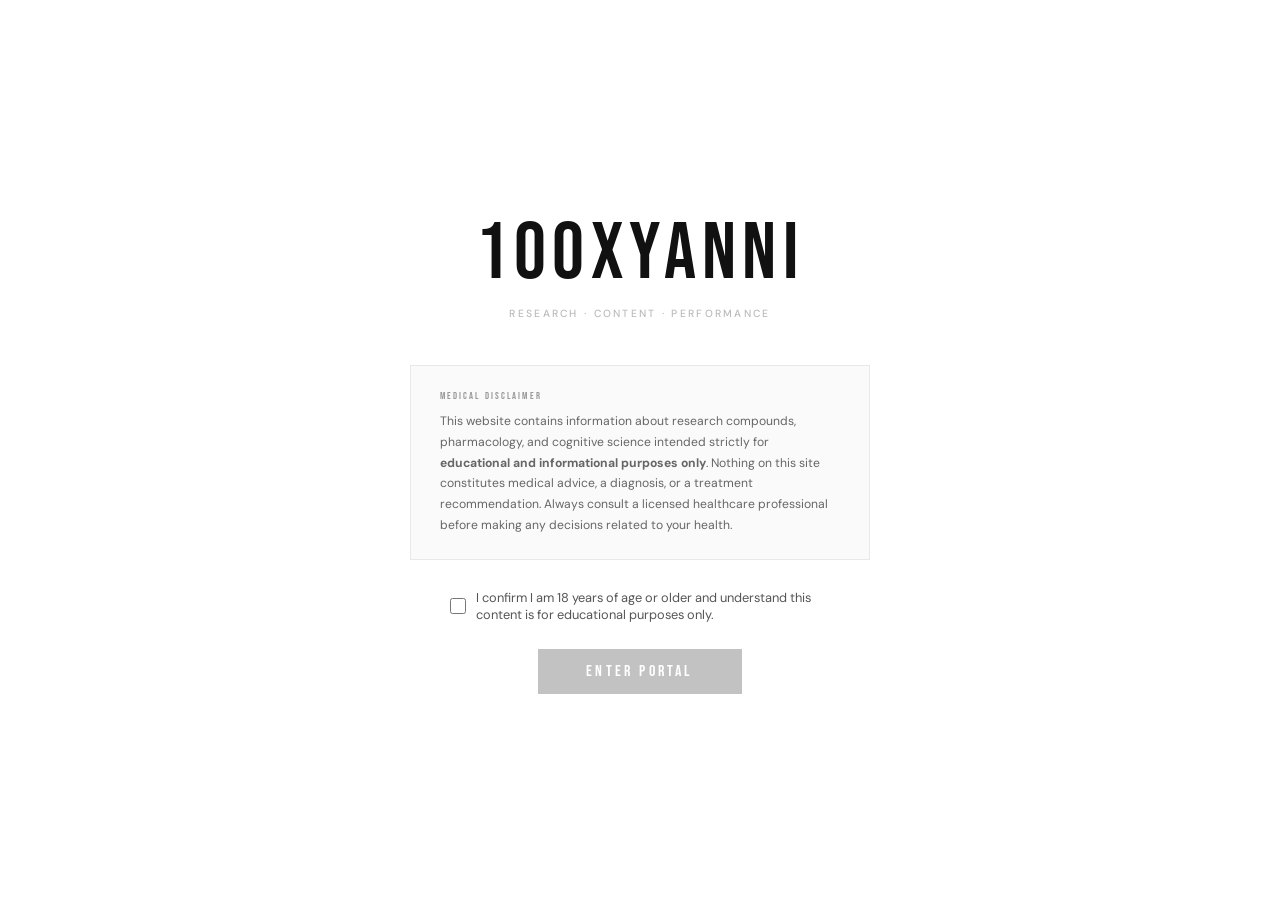
<file: index.html>
<!DOCTYPE html>
<html lang="en">
<head>
  <meta charset="UTF-8" />
  <meta name="viewport" content="width=device-width, initial-scale=1.0" />
  <title>100X Yanni — Research. Content. Performance.</title>
  <link rel="preconnect" href="https://fonts.googleapis.com" />
  <link rel="preconnect" href="https://fonts.gstatic.com" crossorigin />
  <link href="https://fonts.googleapis.com/css2?family=Bebas+Neue&family=DM+Sans:wght@400;500;600&display=swap" rel="stylesheet" />
  <style>
    *, *::before, *::after { box-sizing: border-box; margin: 0; padding: 0; }
    html { font-size: 16px; scroll-behavior: smooth; }
    body { background: #ffffff; color: #111111; font-family: 'DM Sans', sans-serif; -webkit-font-smoothing: antialiased; }
    a { color: inherit; text-decoration: none; }

    /* AGE GATE */
    #age-gate {
      position: fixed; inset: 0; background: #fff; z-index: 9999;
      display: flex; align-items: center; justify-content: center;
      flex-direction: column; text-align: center; padding: 2rem;
    }
    .gate-logo { font-family: 'Bebas Neue', sans-serif; font-size: clamp(2.8rem, 8vw, 5rem); letter-spacing: .08em; color: #111; margin-bottom: .3rem; }
    .gate-tag  { font-size: .65rem; font-weight: 500; letter-spacing: .22em; text-transform: uppercase; color: #bbb; margin-bottom: 2.8rem; }
    .disc-box  { max-width: 460px; background: #fafafa; border: 1px solid #e8e8e8; padding: 1.5rem 1.8rem; margin-bottom: 1.8rem; text-align: left; }
    .disc-lbl  { display: block; font-family: 'Bebas Neue', sans-serif; font-size: .6rem; letter-spacing: .22em; color: #999; margin-bottom: .6rem; }
    .disc-box p { font-size: .76rem; color: #666; line-height: 1.7; }
    .age-chk   { display: flex; align-items: center; gap: .6rem; margin-bottom: 1.6rem; font-size: .8rem; color: #555; cursor: pointer; max-width: 380px; text-align: left; }
    .age-chk input { width: 16px; height: 16px; cursor: pointer; accent-color: #111; flex-shrink: 0; }
    .enter-btn {
      font-family: 'Bebas Neue', sans-serif; font-size: 1rem; letter-spacing: .2em;
      background: #111; color: #fff; border: none; padding: 13px 48px;
      cursor: pointer; opacity: .25; pointer-events: none; transition: opacity .2s;
    }
    .enter-btn.ready { opacity: 1; pointer-events: all; }
    .enter-btn.ready:hover { opacity: .8; }

    /* SITE */
    #site { display: none; }

    /* SOCIAL STRIP */
    .social-strip {
      display: flex; justify-content: flex-end; align-items: center;
      gap: 16px; padding: 10px 28px;
      background: #fff; border-bottom: 1px solid #e8e8e8;
    }
    .soc-btn {
      display: inline-flex; align-items: center; gap: 6px;
      font-family: 'DM Sans', sans-serif; font-size: 11px; font-weight: 600;
      letter-spacing: .06em; color: #888; text-decoration: none;
      transition: color .15s;
    }
    .soc-btn:hover { color: #111; }
    .soc-btn svg { width: 14px; height: 14px; fill: #888; flex-shrink: 0; display: block; }
    .soc-btn:hover svg { fill: #111; }

    /* NAV */
    nav {
      display: flex; align-items: center; justify-content: space-between;
      padding: 14px 28px; border-bottom: 1px solid #e8e8e8;
      position: sticky; top: 0; background: #fff; z-index: 100;
    }
    .nav-logo { font-family: 'Bebas Neue', sans-serif; font-size: 1.5rem; letter-spacing: .1em; color: #111; }
    .nav-links { display: flex; gap: 28px; list-style: none; }
    .nav-links a { font-family: 'Bebas Neue', sans-serif; font-size: .9rem; letter-spacing: .13em; color: #aaa; transition: color .15s; }
    .nav-links a:hover { color: #111; }

    /* HERO */
    .hero { padding: 6rem 2rem 5rem; text-align: center; border-bottom: 1px solid #e8e8e8; }
    .eyebrow { font-family: 'Bebas Neue', sans-serif; font-size: .62rem; letter-spacing: .28em; color: #ccc; margin-bottom: 1.4rem; }
    .hero h1 {
      font-family: 'Bebas Neue', sans-serif;
      font-size: clamp(3rem, 8vw, 6.5rem);
      line-height: .93; letter-spacing: .02em; color: #111;
      max-width: 760px; margin: 0 auto 1.4rem;
    }
    .hero-sub { font-size: .9rem; color: #999; max-width: 400px; line-height: 1.7; margin: 0 auto 2.5rem; }
    .hero-btns { display: flex; justify-content: center; gap: 12px; flex-wrap: wrap; }
    .btn-p {
      display: inline-block; background: #111; color: #fff;
      font-family: 'Bebas Neue', sans-serif; font-size: .9rem; letter-spacing: .16em;
      padding: 12px 30px; border: 1px solid #111; transition: opacity .15s;
    }
    .btn-p:hover { opacity: .8; }
    .btn-g {
      display: inline-block; font-family: 'Bebas Neue', sans-serif; font-size: .9rem;
      letter-spacing: .16em; color: #999; border: 1px solid #ddd; padding: 12px 30px;
      transition: all .15s;
    }
    .btn-g:hover { border-color: #111; color: #111; }

    /* STATS */
    .stats { display: flex; justify-content: center; gap: 3.5rem; padding: 1.8rem 2rem; border-bottom: 1px solid #e8e8e8; flex-wrap: wrap; }
    .stat { text-align: center; }
    .stat-n { font-family: 'Bebas Neue', sans-serif; font-size: 1.8rem; letter-spacing: .04em; color: #111; }
    .stat-l { font-size: .6rem; font-weight: 500; letter-spacing: .13em; text-transform: uppercase; color: #bbb; }

    /* SECTION */
    .section { max-width: 1060px; margin: 0 auto; padding: 3rem 2rem; border-bottom: 1px solid #e8e8e8; }
    .sec-hdr { display: flex; align-items: flex-end; justify-content: space-between; margin-bottom: 1.8rem; }
    .sec-hdr h2 { font-family: 'Bebas Neue', sans-serif; font-size: 1.3rem; letter-spacing: .08em; color: #111; }
    .sec-hdr a { font-size: .66rem; font-weight: 600; letter-spacing: .1em; text-transform: uppercase; color: #bbb; transition: color .15s; }
    .sec-hdr a:hover { color: #111; }

    /* VIDEO GRID */
    .vid-grid { display: grid; grid-template-columns: 1fr 1fr; gap: 1px; background: #e8e8e8; }
    .vid-card { background: #fff; display: flex; flex-direction: column; }
    .embed-wrap { position: relative; padding-bottom: 56.25%; background: #111; overflow: hidden; }
    .embed-wrap iframe { position: absolute; inset: 0; width: 100%; height: 100%; border: none; display: block; }
    .vid-info { padding: 1rem 1.2rem; }
    .vid-info h3 { font-family: 'Bebas Neue', sans-serif; font-size: .95rem; letter-spacing: .03em; color: #111; line-height: 1.25; margin-bottom: 4px; }
    .vid-meta { font-size: .68rem; color: #bbb; }

    /* YOUTUBE CTA */
    .yt-cta {
      display: inline-flex; align-items: center; gap: 8px; margin-top: 1.5rem;
      font-family: 'Bebas Neue', sans-serif; font-size: .88rem; letter-spacing: .16em;
      background: #ff0000; color: #fff; padding: 11px 24px; transition: opacity .15s;
    }
    .yt-cta:hover { opacity: .88; }
    .yt-cta svg { width: 16px; height: 16px; fill: #fff; flex-shrink: 0; display: block; }

    /* LEARN GRID */
    .learn-grid { display: grid; grid-template-columns: repeat(3, 1fr); gap: 1px; background: #e8e8e8; }
    .learn-card {
      background: #fff; padding: 1.8rem;
      display: flex; flex-direction: column; gap: .6rem;
      transition: background .15s;
    }
    .learn-card:hover { background: #fafafa; }
    .l-num   { font-family: 'Bebas Neue', sans-serif; font-size: 2rem; color: #e8e8e8; line-height: 1; }
    .l-title { font-family: 'Bebas Neue', sans-serif; font-size: 1.15rem; letter-spacing: .04em; color: #111; line-height: 1.2; }
    .learn-card p { font-size: .78rem; color: #aaa; line-height: 1.6; flex: 1; }
    .l-cta { font-size: .65rem; font-weight: 700; letter-spacing: .1em; text-transform: uppercase; color: #111; margin-top: .4rem; }

    /* FOOTER */
    footer { padding: 1.8rem 2rem; display: flex; align-items: center; justify-content: space-between; }
    .f-logo { font-family: 'Bebas Neue', sans-serif; font-size: .95rem; letter-spacing: .1em; color: #ccc; }
    .f-note { font-size: .66rem; color: #ccc; }

    @media (max-width: 720px) {
      .vid-grid  { grid-template-columns: 1fr; }
      .learn-grid{ grid-template-columns: 1fr; }
      .stats     { gap: 1.5rem; }
      .nav-links { gap: 14px; }
      .social-strip { padding: 10px 16px; }
      .hero { padding: 4rem 1.5rem 3.5rem; }
    }
  </style>
</head>
<body>

<!-- ── AGE GATE ── -->
<div id="age-gate">
  <div class="gate-logo">100XYANNI</div>
  <div class="gate-tag">Research · Content · Performance</div>
  <div class="disc-box">
    <span class="disc-lbl">Medical Disclaimer</span>
    <p>This website contains information about research compounds, pharmacology, and cognitive science intended strictly for <strong>educational and informational purposes only</strong>. Nothing on this site constitutes medical advice, a diagnosis, or a treatment recommendation. Always consult a licensed healthcare professional before making any decisions related to your health.</p>
  </div>
  <label class="age-chk">
    <input type="checkbox" id="age-confirm" onchange="document.getElementById('enter-btn').classList.toggle('ready',this.checked)" />
    I confirm I am 18 years of age or older and understand this content is for educational purposes only.
  </label>
  <button class="enter-btn" id="enter-btn" onclick="if(document.getElementById('age-confirm').checked){document.getElementById('age-gate').style.display='none';document.getElementById('site').style.display='block'}">Enter Portal</button>
</div>

<!-- ── SITE ── -->
<div id="site">

  <!-- SOCIAL STRIP -->
  <div class="social-strip">
    <a href="https://www.tiktok.com/@yannijereissati" target="_blank" rel="noopener" class="soc-btn">
      <svg viewBox="0 0 24 24" xmlns="http://www.w3.org/2000/svg">
        <path d="M19.59 6.69a4.83 4.83 0 0 1-3.77-4.25V2h-3.45v13.67a2.89 2.89 0 0 1-2.88 2.5 2.89 2.89 0 0 1-2.89-2.89 2.89 2.89 0 0 1 2.89-2.89c.28 0 .54.04.79.1V9.01a6.32 6.32 0 0 0-.79-.05 6.34 6.34 0 0 0-6.34 6.34 6.34 6.34 0 0 0 6.34 6.34 6.34 6.34 0 0 0 6.33-6.34V8.75a8.16 8.16 0 0 0 4.77 1.52V6.82a4.85 4.85 0 0 1-1-.13z"/>
      </svg>
      TikTok
    </a>
    <a href="https://www.instagram.com/100xyanni" target="_blank" rel="noopener" class="soc-btn">
      <svg viewBox="0 0 24 24" xmlns="http://www.w3.org/2000/svg">
        <path d="M12 2.163c3.204 0 3.584.012 4.85.07 3.252.148 4.771 1.691 4.919 4.919.058 1.265.069 1.645.069 4.849 0 3.205-.012 3.584-.069 4.849-.149 3.225-1.664 4.771-4.919 4.919-1.266.058-1.644.07-4.85.07-3.204 0-3.584-.012-4.849-.07-3.26-.149-4.771-1.699-4.919-4.92-.058-1.265-.07-1.644-.07-4.849 0-3.204.013-3.583.07-4.849.149-3.227 1.664-4.771 4.919-4.919 1.266-.057 1.645-.069 4.849-.069zM12 0C8.741 0 8.333.014 7.053.072 2.695.272.273 2.69.073 7.052.014 8.333 0 8.741 0 12c0 3.259.014 3.668.072 4.948.2 4.358 2.618 6.78 6.98 6.98C8.333 23.986 8.741 24 12 24c3.259 0 3.668-.014 4.948-.072 4.354-.2 6.782-2.618 6.979-6.98.059-1.28.073-1.689.073-4.948 0-3.259-.014-3.667-.072-4.947-.196-4.354-2.617-6.78-6.979-6.98C15.668.014 15.259 0 12 0zm0 5.838a6.162 6.162 0 1 0 0 12.324 6.162 6.162 0 0 0 0-12.324zM12 16a4 4 0 1 1 0-8 4 4 0 0 1 0 8zm6.406-11.845a1.44 1.44 0 1 0 0 2.881 1.44 1.44 0 0 0 0-2.881z"/>
      </svg>
      Instagram
    </a>
    <a href="https://www.twitter.com/100xyanni" target="_blank" rel="noopener" class="soc-btn">
      <svg viewBox="0 0 24 24" xmlns="http://www.w3.org/2000/svg">
        <path d="M18.244 2.25h3.308l-7.227 8.26 8.502 11.24H16.17l-4.714-6.231-5.401 6.231H2.748l7.73-8.835L1.254 2.25H8.08l4.259 5.63L18.244 2.25zm-1.161 17.52h1.833L7.084 4.126H5.117L17.083 19.77z"/>
      </svg>
      X
    </a>
  </div>

  <!-- NAV -->
  <nav>
    <a href="index.html" class="nav-logo">100XYANNI</a>
    <ul class="nav-links">
      <li><a href="blog/index.html">Blog</a></li>
      <li><a href="videos.html">Videos</a></li>
      <li><a href="cognitive/index.html">Cognitive</a></li>
      <li><a href="sources.html">Sources</a></li>
    </ul>
  </nav>

  <!-- HERO -->
  <section class="hero">
    <div class="eyebrow">Research · Content · Performance</div>
    <h1>The Research Broken Down For You</h1>
    <p class="hero-sub">Deep dives into compounds, protocols, and the science behind performance — written to accompany the videos.</p>
    <div class="hero-btns">
      <a href="cognitive/index.html" class="btn-p">Start Learning</a>
      <a href="videos.html" class="btn-g">Watch the Videos</a>
    </div>
  </section>

  <!-- STATS -->
  <div class="stats">
    <div class="stat"><div class="stat-n">40+</div><div class="stat-l">Research Posts</div></div>
    <div class="stat"><div class="stat-n">20+</div><div class="stat-l">Topics Covered</div></div>
    <div class="stat"><div class="stat-n">200+</div><div class="stat-l">Sources Cited</div></div>
    <div class="stat"><div class="stat-n">100X</div><div class="stat-l">The Standard</div></div>
  </div>

  <!-- VIDEOS -->
  <section class="section">
    <div class="sec-hdr">
      <h2>Latest Videos</h2>
      <a href="https://www.youtube.com/@yannislongevity" target="_blank" rel="noopener">View Channel →</a>
    </div>
    <div class="vid-grid">
      <div class="vid-card">
        <div class="embed-wrap">
          <iframe
            src="https://www.youtube.com/embed/g7FVEpNlcwI?rel=0&modestbranding=1&color=white"
            title="The Most Important Molecule For Cognition"
            allow="accelerometer; autoplay; clipboard-write; encrypted-media; gyroscope; picture-in-picture"
            allowfullscreen>
          </iframe>
        </div>
        <div class="vid-info">
          <h3>The Most Important Molecule For Cognition</h3>
          <div class="vid-meta">@yannislongevity · 11:12</div>
        </div>
      </div>
      <div class="vid-card">
        <div class="embed-wrap">
          <iframe
            src="https://www.youtube.com/embed/OhibuKfQvb4?rel=0&modestbranding=1&color=white"
            title="What Is Cognition"
            allow="accelerometer; autoplay; clipboard-write; encrypted-media; gyroscope; picture-in-picture"
            allowfullscreen>
          </iframe>
        </div>
        <div class="vid-info">
          <h3>What Is Cognition</h3>
          <div class="vid-meta">@yannislongevity · 13:05</div>
        </div>
      </div>
    </div>
    <a href="https://www.youtube.com/@yannislongevity" target="_blank" rel="noopener" class="yt-cta">
      <svg viewBox="0 0 24 24" xmlns="http://www.w3.org/2000/svg">
        <path d="M23.498 6.186a3.016 3.016 0 0 0-2.122-2.136C19.505 3.545 12 3.545 12 3.545s-7.505 0-9.377.505A3.017 3.017 0 0 0 .502 6.186C0 8.07 0 12 0 12s0 3.93.502 5.814a3.016 3.016 0 0 0 2.122 2.136c1.871.505 9.376.505 9.376.505s7.505 0 9.377-.505a3.015 3.015 0 0 0 2.122-2.136C24 15.93 24 12 24 12s0-3.93-.502-5.814zM9.545 15.568V8.432L15.818 12l-6.273 3.568z"/>
      </svg>
      Watch on YouTube
    </a>
  </section>

  <!-- START LEARNING -->
  <section class="section">
    <div class="sec-hdr"><h2>Start Learning Today</h2></div>
    <div class="learn-grid">
      <a href="cognitive/bdnf.html" class="learn-card">
        <div class="l-num">01</div>
        <div class="l-title">BDNF & Neuroplasticity</div>
        <p>The most important molecule for cognitive performance. What it is, what raises it, and how to apply it.</p>
        <span class="l-cta">Read Lesson →</span>
      </a>
      <a href="cognitive/ssri.html" class="learn-card">
        <div class="l-num">02</div>
        <div class="l-title">SSRIs & Serotonin</div>
        <p>How SSRIs actually work, the chemical imbalance myth, and what they do to cognition over time.</p>
        <span class="l-cta">Read Lesson →</span>
      </a>
      <a href="cognitive/amphetamines.html" class="learn-card">
        <div class="l-num">03</div>
        <div class="l-title">Amphetamines & Dopamine</div>
        <p>Reverse transport, VMAT2 disruption, tolerance mechanics, and the inverted-U dopamine curve.</p>
        <span class="l-cta">Read Lesson →</span>
      </a>
      <a href="cognitive/wakefulness.html" class="learn-card">
        <div class="l-num">04</div>
        <div class="l-title">Modafinil & Wakefulness</div>
        <p>The orexin system, how caffeine actually works, and why modafinil is mechanistically different from stimulants.</p>
        <span class="l-cta">Read Lesson →</span>
      </a>
      <a href="blog/index.html" class="learn-card">
        <div class="l-num">05</div>
        <div class="l-title">Research Blog</div>
        <p>Compound breakdowns and protocol research written to go further than what fits in a video.</p>
        <span class="l-cta">Read Posts →</span>
      </a>
      <a href="sources.html" class="learn-card">
        <div class="l-num">06</div>
        <div class="l-title">Sources Library</div>
        <p>Every study and paper cited across the content. Primary literature, organised by topic.</p>
        <span class="l-cta">View Sources →</span>
      </a>
    </div>
  </section>

  <footer>
    <span class="f-logo">100XYANNI</span>
    <span class="f-note">All content is for educational and informational purposes only.</span>
  </footer>

</div>

<script>
  let _buf = '';
  document.addEventListener('keydown', function(e) {
    _buf += e.key.toLowerCase();
    if (_buf.length > 12) _buf = _buf.slice(-12);
    if (_buf.includes('yannilogin')) window.location.href = 'admin.html';
  });
</script>

</body>
</html>
</file>
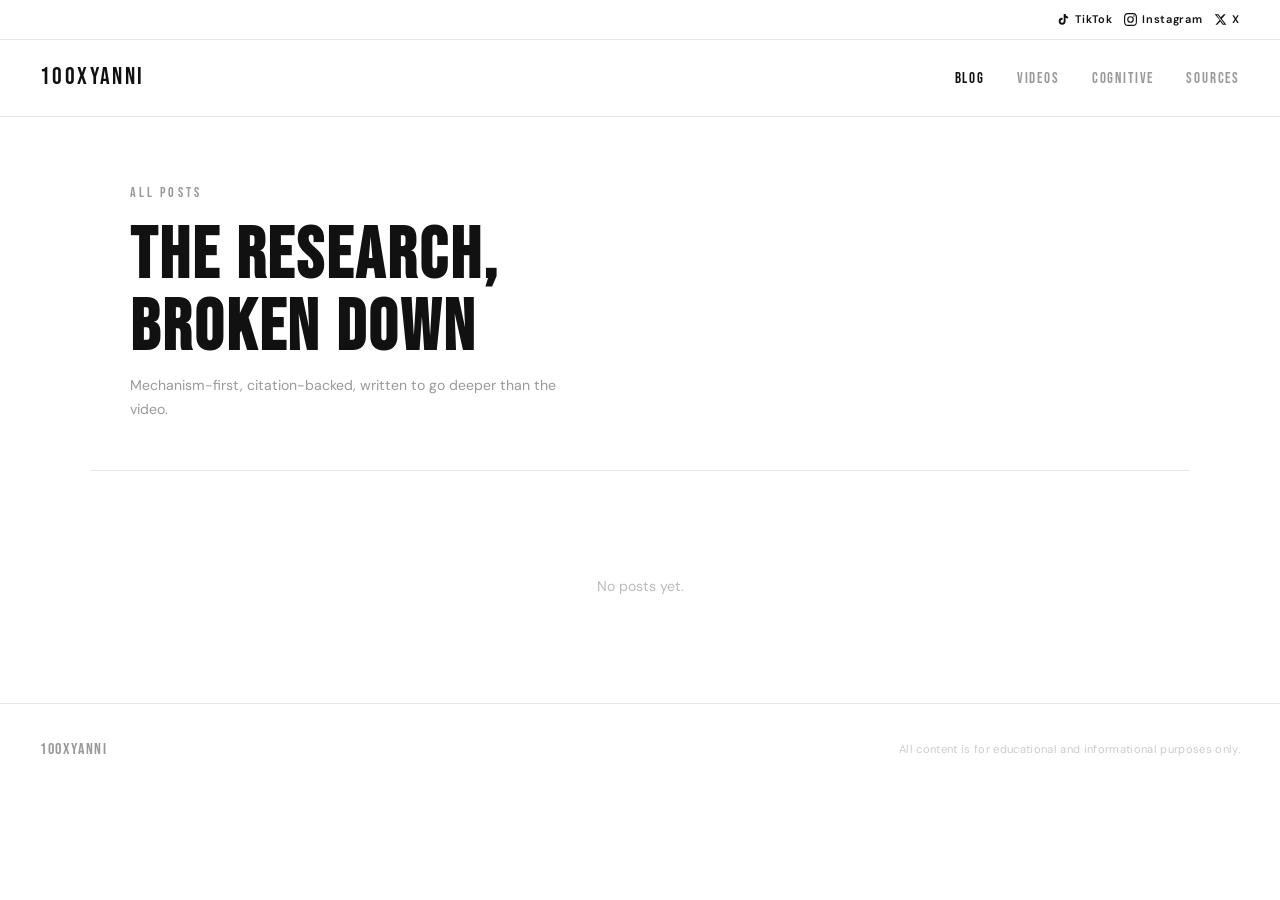
<file: blog/index.html>
<!DOCTYPE html>
<html lang="en">
<head>
  <meta charset="UTF-8" />
  <meta name="viewport" content="width=device-width, initial-scale=1.0" />
  <title>Blog — 100X Yanni</title>
  <link rel="stylesheet" href="../assets/style.css" />
  <style>
    a,a:link,a:visited{color:inherit;text-decoration:none}
    .social-strip{display:flex;justify-content:flex-end;gap:12px;padding:10px 2.5rem;border-bottom:1px solid #e8e8e8}
    .s-btn{display:inline-flex;align-items:center;gap:5px;font-size:11px;font-weight:600;letter-spacing:.06em;color:#999;background:none;border:none;cursor:pointer;font-family:"DM Sans",sans-serif;text-decoration:none;transition:color .15s}
    .s-btn:hover{color:#111}
    .s-btn svg{width:13px;height:13px}
    .nav-logo{font-family:"Bebas Neue",sans-serif!important;font-size:1.5rem;letter-spacing:.1em;color:#111!important;text-decoration:none!important}
    .nav-links a,.nav-links a:link,.nav-links a:visited{font-family:"Bebas Neue",sans-serif!important;font-size:.95rem;letter-spacing:.12em;text-transform:uppercase;color:#999!important;text-decoration:none!important;transition:color .15s}
    .nav-links a:hover,.nav-links a.active{color:#111!important}
    body{background:#fff;color:#111}

    .page-hero { padding:4rem 2.5rem 3rem; max-width:1100px; margin:0 auto; border-bottom:1px solid #e8e8e8; }
    .page-hero h1 { font-family:'Bebas Neue',sans-serif; font-size:clamp(2.5rem,6vw,4.5rem); letter-spacing:.04em; line-height:1; color:#111; margin-bottom:.6rem; }
    .page-hero p { font-size:.88rem; color:#999; max-width:460px; }

    .post-list { max-width:1100px; margin:0 auto; padding:2.5rem 2.5rem; }

    .post-row {
      display:grid;
      grid-template-columns:80px 1fr 64px;
      gap:1.2rem;
      align-items:start;
      padding:1.3rem 0;
      border-bottom:1px solid #f0f0f0;
      cursor:pointer;
      transition:opacity .15s;
      text-decoration:none;
      color:inherit;
    }

    .post-row:hover { opacity:.6; }
    .post-row:last-child { border-bottom:none; }
    .post-date { font-size:.7rem; color:#bbb; padding-top:3px; letter-spacing:.03em; }
    .post-title { font-family:'Bebas Neue',sans-serif; font-size:1.1rem; letter-spacing:.03em; color:#111; line-height:1.25; margin-bottom:4px; }
    .post-excerpt { font-size:.78rem; color:#aaa; line-height:1.55; }
    .post-tag { display:inline-block; font-size:.58rem; font-weight:700; letter-spacing:.1em; text-transform:uppercase; border:1px solid #e8e8e8; color:#bbb; padding:2px 7px; margin-bottom:6px; }
    .post-time { font-size:.65rem; color:#ccc; text-align:right; padding-top:3px; }

    .empty-state { padding:4rem 2.5rem; text-align:center; }
    .empty-state p { font-size:.88rem; color:#bbb; }

    @media (max-width:640px) {
      .post-row { grid-template-columns:60px 1fr; }
      .post-time { display:none; }
      .page-hero, .post-list { padding-left:1.2rem; padding-right:1.2rem; }
    }
  </style>
</head>
<body>

  <div class="social-strip">
    <a href="https://www.tiktok.com/@yannijereissati" target="_blank" rel="noopener" class="s-btn">
      <svg viewBox="0 0 24 24" fill="currentColor"><path d="M19.59 6.69a4.83 4.83 0 01-3.77-4.25V2h-3.45v13.67a2.89 2.89 0 01-2.88 2.5 2.89 2.89 0 01-2.89-2.89 2.89 2.89 0 012.89-2.89c.28 0 .54.04.79.1V9.01a6.32 6.32 0 00-.79-.05 6.34 6.34 0 00-6.34 6.34 6.34 6.34 0 006.34 6.34 6.34 6.34 0 006.33-6.34V8.75a8.16 8.16 0 004.77 1.52V6.82a4.85 4.85 0 01-1-.13z"/></svg>TikTok
    </a>
    <a href="https://www.instagram.com/100xyanni" target="_blank" rel="noopener" class="s-btn">
      <svg viewBox="0 0 24 24" fill="currentColor"><path d="M12 2.163c3.204 0 3.584.012 4.85.07 3.252.148 4.771 1.691 4.919 4.919.058 1.265.069 1.645.069 4.849 0 3.205-.012 3.584-.069 4.849-.149 3.225-1.664 4.771-4.919 4.919-1.266.058-1.644.07-4.85.07-3.204 0-3.584-.012-4.849-.07-3.26-.149-4.771-1.699-4.919-4.92-.058-1.265-.07-1.644-.07-4.849 0-3.204.013-3.583.07-4.849.149-3.227 1.664-4.771 4.919-4.919 1.266-.057 1.645-.069 4.849-.069zM12 0C8.741 0 8.333.014 7.053.072 2.695.272.273 2.69.073 7.052.014 8.333 0 8.741 0 12c0 3.259.014 3.668.072 4.948.2 4.358 2.618 6.78 6.98 6.98C8.333 23.986 8.741 24 12 24c3.259 0 3.668-.014 4.948-.072 4.354-.2 6.782-2.618 6.979-6.98.059-1.28.073-1.689.073-4.948 0-3.259-.014-3.667-.072-4.947-.196-4.354-2.617-6.78-6.979-6.98C15.668.014 15.259 0 12 0zm0 5.838a6.162 6.162 0 100 12.324 6.162 6.162 0 000-12.324zM12 16a4 4 0 110-8 4 4 0 010 8zm6.406-11.845a1.44 1.44 0 100 2.881 1.44 1.44 0 000-2.881z"/></svg>Instagram
    </a>
    <a href="https://www.twitter.com/100xyanni" target="_blank" rel="noopener" class="s-btn">
      <svg viewBox="0 0 24 24" fill="currentColor"><path d="M18.244 2.25h3.308l-7.227 8.26 8.502 11.24H16.17l-4.714-6.231-5.401 6.231H2.748l7.73-8.835L1.254 2.25H8.08l4.259 5.63L18.244 2.25zm-1.161 17.52h1.833L7.084 4.126H5.117L17.083 19.77z"/></svg>X
    </a>
  </div>

  <nav>
    <a href="../index.html" class="nav-logo">100XYANNI</a>
    <ul class="nav-links">
      <li><a href="index.html" class="active">Blog</a></li>
      <li><a href="../videos.html">Videos</a></li>
      <li><a href="../cognitive/index.html">Cognitive</a></li>
      <li><a href="../sources.html">Sources</a></li>
    </ul>
  </nav>

  <div class="page-hero">
    <p class="section-label">All Posts</p>
    <h1>The Research,<br>Broken Down</h1>
    <p>Mechanism-first, citation-backed, written to go deeper than the video.</p>
  </div>

  <div class="post-list" id="post-list">
    <div class="empty-state"><p>Loading posts...</p></div>
  </div>

  <footer>
    <span class="footer-logo">100XYANNI</span>
    <span class="footer-note">All content is for educational and informational purposes only.</span>
  </footer>

  <script>
    const STORE_KEY = '100xyanni_posts';

    function getPosts() {
      try { return JSON.parse(localStorage.getItem(STORE_KEY)) || []; }
      catch { return []; }
    }

    function render() {
      const posts = getPosts();
      const list = document.getElementById('post-list');

      if (!posts.length) {
        list.innerHTML = '<div class="empty-state"><p>No posts yet.</p></div>';
        return;
      }

      list.innerHTML = posts.map(p => `
        <a href="post.html?id=${p.id}" class="post-row">
          <span class="post-date">${p.date || ''}</span>
          <div>
            ${p.tag ? `<span class="post-tag">${p.tag}</span>` : ''}
            <div class="post-title">${p.title}</div>
            <div class="post-excerpt">${p.excerpt || ''}</div>
          </div>
          <span class="post-time">${p.readtime || ''}</span>
        </a>
      `).join('');
    }

    render();
  </script>

</body>
</html>
</file>
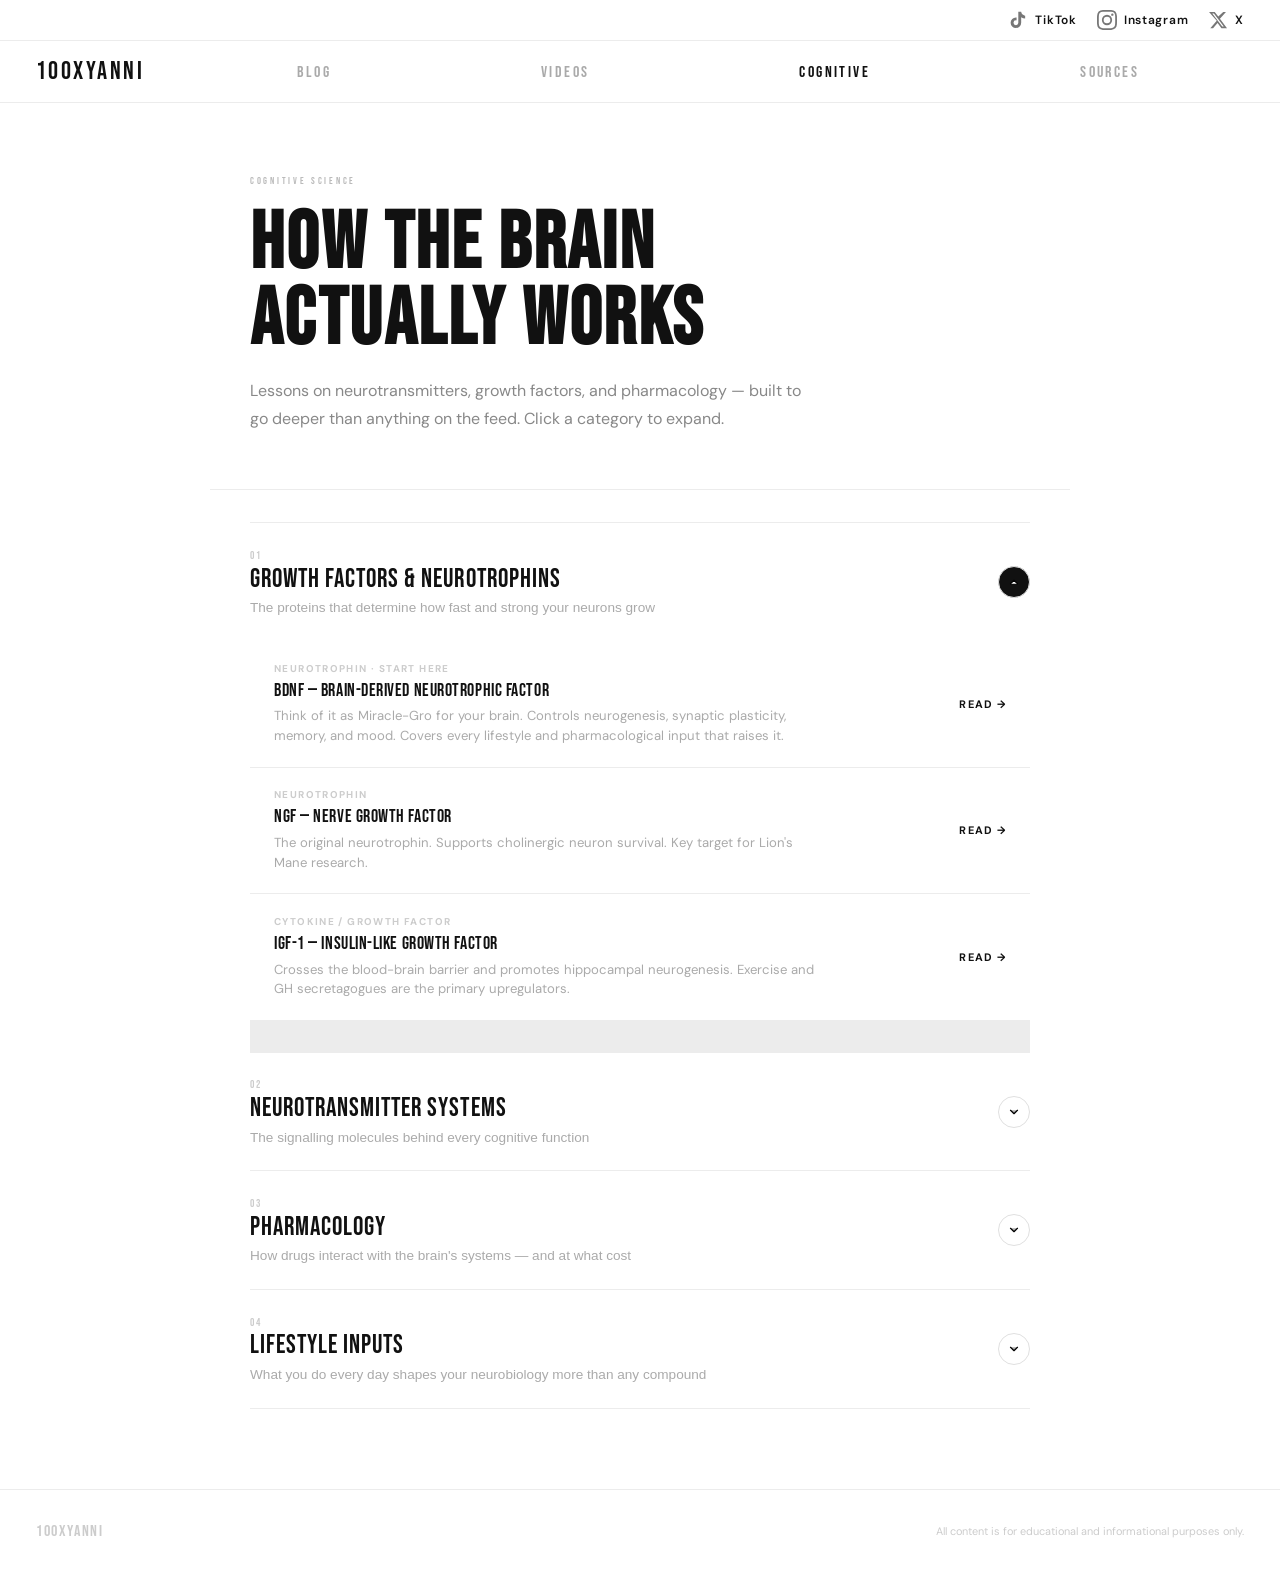
<file: cognitive/index.html>
<!DOCTYPE html>
<html lang="en">
<head>
  <meta charset="UTF-8" />
  <meta name="viewport" content="width=device-width, initial-scale=1.0" />
  <title>Cognitive — 100X Yanni</title>
  <link rel="preconnect" href="https://fonts.googleapis.com" />
  <link rel="preconnect" href="https://fonts.gstatic.com" crossorigin />
  <link href="https://fonts.googleapis.com/css2?family=Bebas+Neue&family=DM+Sans:wght@400;500;600&display=swap" rel="stylesheet" />
  <style>
    *, *::before, *::after { box-sizing: border-box; margin: 0; padding: 0; }
    body { background: #fff; color: #111; font-family: 'DM Sans', sans-serif; -webkit-font-smoothing: antialiased; }
    a, a:link, a:visited { color: inherit; text-decoration: none; }

    /* SOCIAL */
    .social-strip { display:flex; justify-content:flex-end; align-items:center; gap:20px; padding:10px 36px; background:#fff; border-bottom:1px solid #ececec; }
    .soc-btn { display:inline-flex; align-items:center; gap:7px; font-family:'DM Sans',sans-serif; font-size:12px; font-weight:600; letter-spacing:.06em; color:#777; text-decoration:none; transition:color .15s; }
    .soc-btn:hover { color:#111; }
    .soc-btn svg { width:20px; height:20px; fill:#777; flex-shrink:0; display:block; transition:fill .15s; }
    .soc-btn:hover svg { fill:#111; }

    /* NAV */
    nav { display:flex; align-items:center; padding:0 36px; border-bottom:1px solid #ececec; position:sticky; top:0; background:#fff; z-index:100; height:62px; }
    .nav-logo { font-family:'Bebas Neue',sans-serif; font-size:1.55rem; letter-spacing:.1em; color:#111; white-space:nowrap; margin-right:3rem; }
    .nav-links { display:flex; flex:1; justify-content:space-around; list-style:none; align-items:center; }
    .nav-links a { font-family:'Bebas Neue',sans-serif; font-size:1rem; letter-spacing:.15em; color:#aaa; transition:color .15s; }
    .nav-links a:hover, .nav-links a.active { color:#111; }

    /* HERO */
    .hero { max-width: 860px; margin: 0 auto; padding: 4.5rem 2.5rem 3.5rem; border-bottom: 1px solid #ececec; }
    .eyebrow { font-family:'Bebas Neue',sans-serif; font-size:.65rem; letter-spacing:.26em; color:#bbb; margin-bottom:1.2rem; }
    .hero h1 { font-family:'Bebas Neue',sans-serif; font-size:clamp(3rem,7vw,5rem); letter-spacing:.03em; line-height:.95; color:#111; margin-bottom:1.2rem; }
    .hero p { font-size:1rem; color:#888; line-height:1.75; max-width:560px; }

    /* ACCORDION WRAP */
    .acc-wrap { max-width: 860px; margin: 0 auto; padding: 2rem 2.5rem 5rem; }

    /* ACCORDION ITEM */
    .acc-item { border-bottom: 1px solid #ececec; }
    .acc-item:first-child { border-top: 1px solid #ececec; }

    .acc-trigger {
      display: flex; align-items: center; justify-content: space-between;
      padding: 1.6rem 0; cursor: pointer; width: 100%;
      background: none; border: none; text-align: left; gap: 1rem;
      transition: opacity .15s;
    }
    .acc-trigger:hover { opacity: .7; }

    .acc-left { display: flex; flex-direction: column; gap: .3rem; }
    .acc-num { font-family:'Bebas Neue',sans-serif; font-size:.68rem; letter-spacing:.2em; color:#ccc; }
    .acc-title { font-family:'Bebas Neue',sans-serif; font-size:1.6rem; letter-spacing:.04em; color:#111; line-height:1; }
    .acc-sub { font-size:.85rem; color:#aaa; margin-top:.2rem; }

    .acc-arrow {
      width: 32px; height: 32px; flex-shrink: 0; border: 1px solid #e0e0e0;
      border-radius: 50%; display: flex; align-items: center; justify-content: center;
      transition: transform .25s, background .15s;
    }
    .acc-arrow svg { width: 14px; height: 14px; fill: #aaa; }
    .acc-item.open .acc-arrow { transform: rotate(180deg); background: #111; }
    .acc-item.open .acc-arrow svg { fill: #fff; }

    /* ACCORDION BODY */
    .acc-body { max-height: 0; overflow: hidden; transition: max-height .35s ease; }
    .acc-item.open .acc-body { max-height: 1200px; }

    /* LESSON LIST inside accordion */
    .lesson-list { padding: 0 0 2rem; display: flex; flex-direction: column; gap: 1px; background: #ececec; }
    .lesson-row {
      display: flex; align-items: center; justify-content: space-between;
      gap: 1.5rem; padding: 1.3rem 1.5rem; background: #fff;
      transition: background .15s; cursor: pointer;
    }
    .lesson-row:hover { background: #fafafa; }
    .lesson-row-left { display: flex; flex-direction: column; gap: .3rem; }
    .lesson-type { font-size:.62rem; font-weight:700; letter-spacing:.14em; text-transform:uppercase; color:#ccc; }
    .lesson-name { font-family:'Bebas Neue',sans-serif; font-size:1.15rem; letter-spacing:.03em; color:#111; line-height:1.2; }
    .lesson-desc { font-size:.82rem; color:#aaa; line-height:1.5; max-width:540px; }
    .lesson-cta { font-size:.68rem; font-weight:700; letter-spacing:.1em; text-transform:uppercase; color:#111; white-space:nowrap; flex-shrink:0; }

    /* FOOTER */
    footer { padding:2rem 36px; display:flex; align-items:center; justify-content:space-between; border-top:1px solid #ececec; }
    .f-logo { font-family:'Bebas Neue',sans-serif; font-size:1rem; letter-spacing:.1em; color:#ccc; }
    .f-note { font-size:.68rem; color:#ccc; }

    @media (max-width:640px) {
      nav { padding:0 16px; }
      .nav-logo { margin-right:1rem; }
      .social-strip { padding:10px 16px; }
      .hero, .acc-wrap { padding-left:1.2rem; padding-right:1.2rem; }
      .acc-title { font-size:1.3rem; }
    }
  </style>
</head>
<body>

  <!-- SOCIAL -->
  <div class="social-strip">
    <a href="https://www.tiktok.com/@yannijereissati" target="_blank" rel="noopener" class="soc-btn">
      <svg viewBox="0 0 24 24"><path d="M19.59 6.69a4.83 4.83 0 0 1-3.77-4.25V2h-3.45v13.67a2.89 2.89 0 0 1-2.88 2.5 2.89 2.89 0 0 1-2.89-2.89 2.89 2.89 0 0 1 2.89-2.89c.28 0 .54.04.79.1V9.01a6.32 6.32 0 0 0-.79-.05 6.34 6.34 0 0 0-6.34 6.34 6.34 6.34 0 0 0 6.34 6.34 6.34 6.34 0 0 0 6.33-6.34V8.75a8.16 8.16 0 0 0 4.77 1.52V6.82a4.85 4.85 0 0 1-1-.13z"/></svg>TikTok
    </a>
    <a href="https://www.instagram.com/100xyanni" target="_blank" rel="noopener" class="soc-btn">
      <svg viewBox="0 0 24 24"><path d="M12 2.163c3.204 0 3.584.012 4.85.07 3.252.148 4.771 1.691 4.919 4.919.058 1.265.069 1.645.069 4.849 0 3.205-.012 3.584-.069 4.849-.149 3.225-1.664 4.771-4.919 4.919-1.266.058-1.644.07-4.85.07-3.204 0-3.584-.012-4.849-.07-3.26-.149-4.771-1.699-4.919-4.92-.058-1.265-.07-1.644-.07-4.849 0-3.204.013-3.583.07-4.849.149-3.227 1.664-4.771 4.919-4.919 1.266-.057 1.645-.069 4.849-.069zM12 0C8.741 0 8.333.014 7.053.072 2.695.272.273 2.69.073 7.052.014 8.333 0 8.741 0 12c0 3.259.014 3.668.072 4.948.2 4.358 2.618 6.78 6.98 6.98C8.333 23.986 8.741 24 12 24c3.259 0 3.668-.014 4.948-.072 4.354-.2 6.782-2.618 6.979-6.98.059-1.28.073-1.689.073-4.948 0-3.259-.014-3.667-.072-4.947-.196-4.354-2.617-6.78-6.979-6.98C15.668.014 15.259 0 12 0zm0 5.838a6.162 6.162 0 1 0 0 12.324 6.162 6.162 0 0 0 0-12.324zM12 16a4 4 0 1 1 0-8 4 4 0 0 1 0 8zm6.406-11.845a1.44 1.44 0 1 0 0 2.881 1.44 1.44 0 0 0 0-2.881z"/></svg>Instagram
    </a>
    <a href="https://www.twitter.com/100xyanni" target="_blank" rel="noopener" class="soc-btn">
      <svg viewBox="0 0 24 24"><path d="M18.244 2.25h3.308l-7.227 8.26 8.502 11.24H16.17l-4.714-6.231-5.401 6.231H2.748l7.73-8.835L1.254 2.25H8.08l4.259 5.63L18.244 2.25zm-1.161 17.52h1.833L7.084 4.126H5.117L17.083 19.77z"/></svg>X
    </a>
  </div>

  <!-- NAV -->
  <nav>
    <a href="../index.html" class="nav-logo">100XYANNI</a>
    <ul class="nav-links">
      <li><a href="../blog/index.html">Blog</a></li>
      <li><a href="../videos.html">Videos</a></li>
      <li><a href="index.html" class="active">Cognitive</a></li>
      <li><a href="../sources.html">Sources</a></li>
    </ul>
  </nav>

  <!-- HERO -->
  <div class="hero">
    <div class="eyebrow">Cognitive Science</div>
    <h1>How the Brain<br>Actually Works</h1>
    <p>Lessons on neurotransmitters, growth factors, and pharmacology — built to go deeper than anything on the feed. Click a category to expand.</p>
  </div>

  <!-- ACCORDION -->
  <div class="acc-wrap">

    <!-- 01 Growth Factors -->
    <div class="acc-item open">
      <button class="acc-trigger" onclick="toggle(this)">
        <div class="acc-left">
          <span class="acc-num">01</span>
          <span class="acc-title">Growth Factors & Neurotrophins</span>
          <span class="acc-sub">The proteins that determine how fast and strong your neurons grow</span>
        </div>
        <div class="acc-arrow">
          <svg viewBox="0 0 24 24"><path d="M6 9l6 6 6-6"/></svg>
        </div>
      </button>
      <div class="acc-body">
        <div class="lesson-list">
          <a href="bdnf.html" class="lesson-row">
            <div class="lesson-row-left">
              <span class="lesson-type">Neurotrophin · Start Here</span>
              <span class="lesson-name">BDNF — Brain-Derived Neurotrophic Factor</span>
              <span class="lesson-desc">Think of it as Miracle-Gro for your brain. Controls neurogenesis, synaptic plasticity, memory, and mood. Covers every lifestyle and pharmacological input that raises it.</span>
            </div>
            <span class="lesson-cta">Read →</span>
          </a>
          <a href="bdnf.html" class="lesson-row">
            <div class="lesson-row-left">
              <span class="lesson-type">Neurotrophin</span>
              <span class="lesson-name">NGF — Nerve Growth Factor</span>
              <span class="lesson-desc">The original neurotrophin. Supports cholinergic neuron survival. Key target for Lion's Mane research.</span>
            </div>
            <span class="lesson-cta">Read →</span>
          </a>
          <a href="bdnf.html" class="lesson-row">
            <div class="lesson-row-left">
              <span class="lesson-type">Cytokine / Growth Factor</span>
              <span class="lesson-name">IGF-1 — Insulin-Like Growth Factor</span>
              <span class="lesson-desc">Crosses the blood-brain barrier and promotes hippocampal neurogenesis. Exercise and GH secretagogues are the primary upregulators.</span>
            </div>
            <span class="lesson-cta">Read →</span>
          </a>
        </div>
      </div>
    </div>

    <!-- 02 Neurotransmitters -->
    <div class="acc-item">
      <button class="acc-trigger" onclick="toggle(this)">
        <div class="acc-left">
          <span class="acc-num">02</span>
          <span class="acc-title">Neurotransmitter Systems</span>
          <span class="acc-sub">The signalling molecules behind every cognitive function</span>
        </div>
        <div class="acc-arrow">
          <svg viewBox="0 0 24 24"><path d="M6 9l6 6 6-6"/></svg>
        </div>
      </button>
      <div class="acc-body">
        <div class="lesson-list">
          <a href="ssri.html" class="lesson-row">
            <div class="lesson-row-left">
              <span class="lesson-type">Monoamine</span>
              <span class="lesson-name">Serotonin (5-HT)</span>
              <span class="lesson-desc">Not just a "happy chemical." Serotonin modulates mood, learning, memory consolidation, and appetite through 14+ receptor subtypes.</span>
            </div>
            <span class="lesson-cta">Read →</span>
          </a>
          <a href="amphetamines.html" class="lesson-row">
            <div class="lesson-row-left">
              <span class="lesson-type">Monoamine</span>
              <span class="lesson-name">Dopamine</span>
              <span class="lesson-desc">Drives executive function, working memory, and motivation through mesocortical and mesolimbic pathways. How pharmacology exploits — and damages — this system.</span>
            </div>
            <span class="lesson-cta">Read →</span>
          </a>
          <a href="amphetamines.html" class="lesson-row">
            <div class="lesson-row-left">
              <span class="lesson-type">Monoamine</span>
              <span class="lesson-name">Norepinephrine</span>
              <span class="lesson-desc">The alertness and attention signal. Mediates arousal and fight-or-flight. Key target for stimulants and the locus coeruleus system.</span>
            </div>
            <span class="lesson-cta">Read →</span>
          </a>
          <a href="wakefulness.html" class="lesson-row">
            <div class="lesson-row-left">
              <span class="lesson-type">Neuropeptide</span>
              <span class="lesson-name">Orexin / Hypocretin</span>
              <span class="lesson-desc">70,000 neurons that maintain your wakefulness state. Loss of orexin neurons causes narcolepsy. Central to understanding modafinil.</span>
            </div>
            <span class="lesson-cta">Read →</span>
          </a>
          <a href="wakefulness.html" class="lesson-row">
            <div class="lesson-row-left">
              <span class="lesson-type">Inhibitory Neurotransmitter</span>
              <span class="lesson-name">Adenosine</span>
              <span class="lesson-desc">Builds up the longer you're awake. The mechanism behind sleep pressure — and why caffeine doesn't give you energy, it just silences the tired signal.</span>
            </div>
            <span class="lesson-cta">Read →</span>
          </a>
        </div>
      </div>
    </div>

    <!-- 03 Pharmacology -->
    <div class="acc-item">
      <button class="acc-trigger" onclick="toggle(this)">
        <div class="acc-left">
          <span class="acc-num">03</span>
          <span class="acc-title">Pharmacology</span>
          <span class="acc-sub">How drugs interact with the brain's systems — and at what cost</span>
        </div>
        <div class="acc-arrow">
          <svg viewBox="0 0 24 24"><path d="M6 9l6 6 6-6"/></svg>
        </div>
      </button>
      <div class="acc-body">
        <div class="lesson-list">
          <a href="ssri.html" class="lesson-row">
            <div class="lesson-row-left">
              <span class="lesson-type">Antidepressant</span>
              <span class="lesson-name">SSRIs & SNRIs</span>
              <span class="lesson-desc">Like blocking the drain so more serotonin stays in the synapse. Mechanism, the 2–4 week delay, cognitive effects, BDNF connection, and discontinuation.</span>
            </div>
            <span class="lesson-cta">Read →</span>
          </a>
          <a href="amphetamines.html" class="lesson-row">
            <div class="lesson-row-left">
              <span class="lesson-type">Stimulant</span>
              <span class="lesson-name">Amphetamines (Adderall, Vyvanse)</span>
              <span class="lesson-desc">Like forcing a fire hose open — active dopamine efflux, not just reuptake inhibition. Mechanism, tolerance, downregulation, neurotoxicity context.</span>
            </div>
            <span class="lesson-cta">Read →</span>
          </a>
          <a href="amphetamines.html" class="lesson-row">
            <div class="lesson-row-left">
              <span class="lesson-type">Stimulant</span>
              <span class="lesson-name">Methylphenidate (Ritalin, Concerta)</span>
              <span class="lesson-desc">Mechanistically distinct from amphetamines. Reuptake inhibitor only — no reverse transport. Why this matters for tolerance and downregulation.</span>
            </div>
            <span class="lesson-cta">Read →</span>
          </a>
          <a href="wakefulness.html" class="lesson-row">
            <div class="lesson-row-left">
              <span class="lesson-type">Wakefulness Agent</span>
              <span class="lesson-name">Modafinil & Armodafinil</span>
              <span class="lesson-desc">DAT inhibitor, not reverse transport. Lower peak dopamine, substantially lower abuse liability. Why it produces wakefulness without the stimulant crash.</span>
            </div>
            <span class="lesson-cta">Read →</span>
          </a>
          <a href="wakefulness.html" class="lesson-row">
            <div class="lesson-row-left">
              <span class="lesson-type">Xanthine / Adenosine Antagonist</span>
              <span class="lesson-name">Caffeine</span>
              <span class="lesson-desc">The most used psychoactive compound on earth. How to use it strategically — delay timing, half-life cutoffs, cycling — instead of habitually.</span>
            </div>
            <span class="lesson-cta">Read →</span>
          </a>
        </div>
      </div>
    </div>

    <!-- 04 Lifestyle -->
    <div class="acc-item">
      <button class="acc-trigger" onclick="toggle(this)">
        <div class="acc-left">
          <span class="acc-num">04</span>
          <span class="acc-title">Lifestyle Inputs</span>
          <span class="acc-sub">What you do every day shapes your neurobiology more than any compound</span>
        </div>
        <div class="acc-arrow">
          <svg viewBox="0 0 24 24"><path d="M6 9l6 6 6-6"/></svg>
        </div>
      </button>
      <div class="acc-body">
        <div class="lesson-list">
          <a href="bdnf.html" class="lesson-row">
            <div class="lesson-row-left">
              <span class="lesson-type">Tier 1 Input</span>
              <span class="lesson-name">Exercise & Neuroplasticity</span>
              <span class="lesson-desc">Aerobic exercise is the single most consistent BDNF upregulator in the literature. No compound consistently replicates it at the same magnitude.</span>
            </div>
            <span class="lesson-cta">Read →</span>
          </a>
          <a href="bdnf.html" class="lesson-row">
            <div class="lesson-row-left">
              <span class="lesson-type">Tier 1 Input</span>
              <span class="lesson-name">Sleep & Cognitive Function</span>
              <span class="lesson-desc">Glymphatic clearance, memory consolidation during slow-wave sleep, REM and emotional regulation. What cutting sleep actually costs you cognitively.</span>
            </div>
            <span class="lesson-cta">Read →</span>
          </a>
          <a href="bdnf.html" class="lesson-row">
            <div class="lesson-row-left">
              <span class="lesson-type">Tier 2 Input</span>
              <span class="lesson-name">Cold Exposure</span>
              <span class="lesson-desc">Norepinephrine spike, potential BDNF effects, cold shock proteins. What the research actually supports vs what's being extrapolated.</span>
            </div>
            <span class="lesson-cta">Read →</span>
          </a>
        </div>
      </div>
    </div>

  </div>

  <footer>
    <span class="f-logo">100XYANNI</span>
    <span class="f-note">All content is for educational and informational purposes only.</span>
  </footer>

  <script>
    function toggle(btn) {
      const item = btn.closest('.acc-item');
      const isOpen = item.classList.contains('open');
      // close all
      document.querySelectorAll('.acc-item').forEach(i => i.classList.remove('open'));
      // open this one if it was closed
      if (!isOpen) item.classList.add('open');
    }

    // SVG arrows — chevron down path
    document.querySelectorAll('.acc-arrow svg').forEach(svg => {
      svg.setAttribute('viewBox','0 0 24 24');
      svg.setAttribute('fill','none');
      svg.setAttribute('stroke','currentColor');
      svg.setAttribute('stroke-width','2');
      svg.setAttribute('stroke-linecap','round');
      svg.setAttribute('stroke-linejoin','round');
    });
  </script>

</body>
</html>
</file>
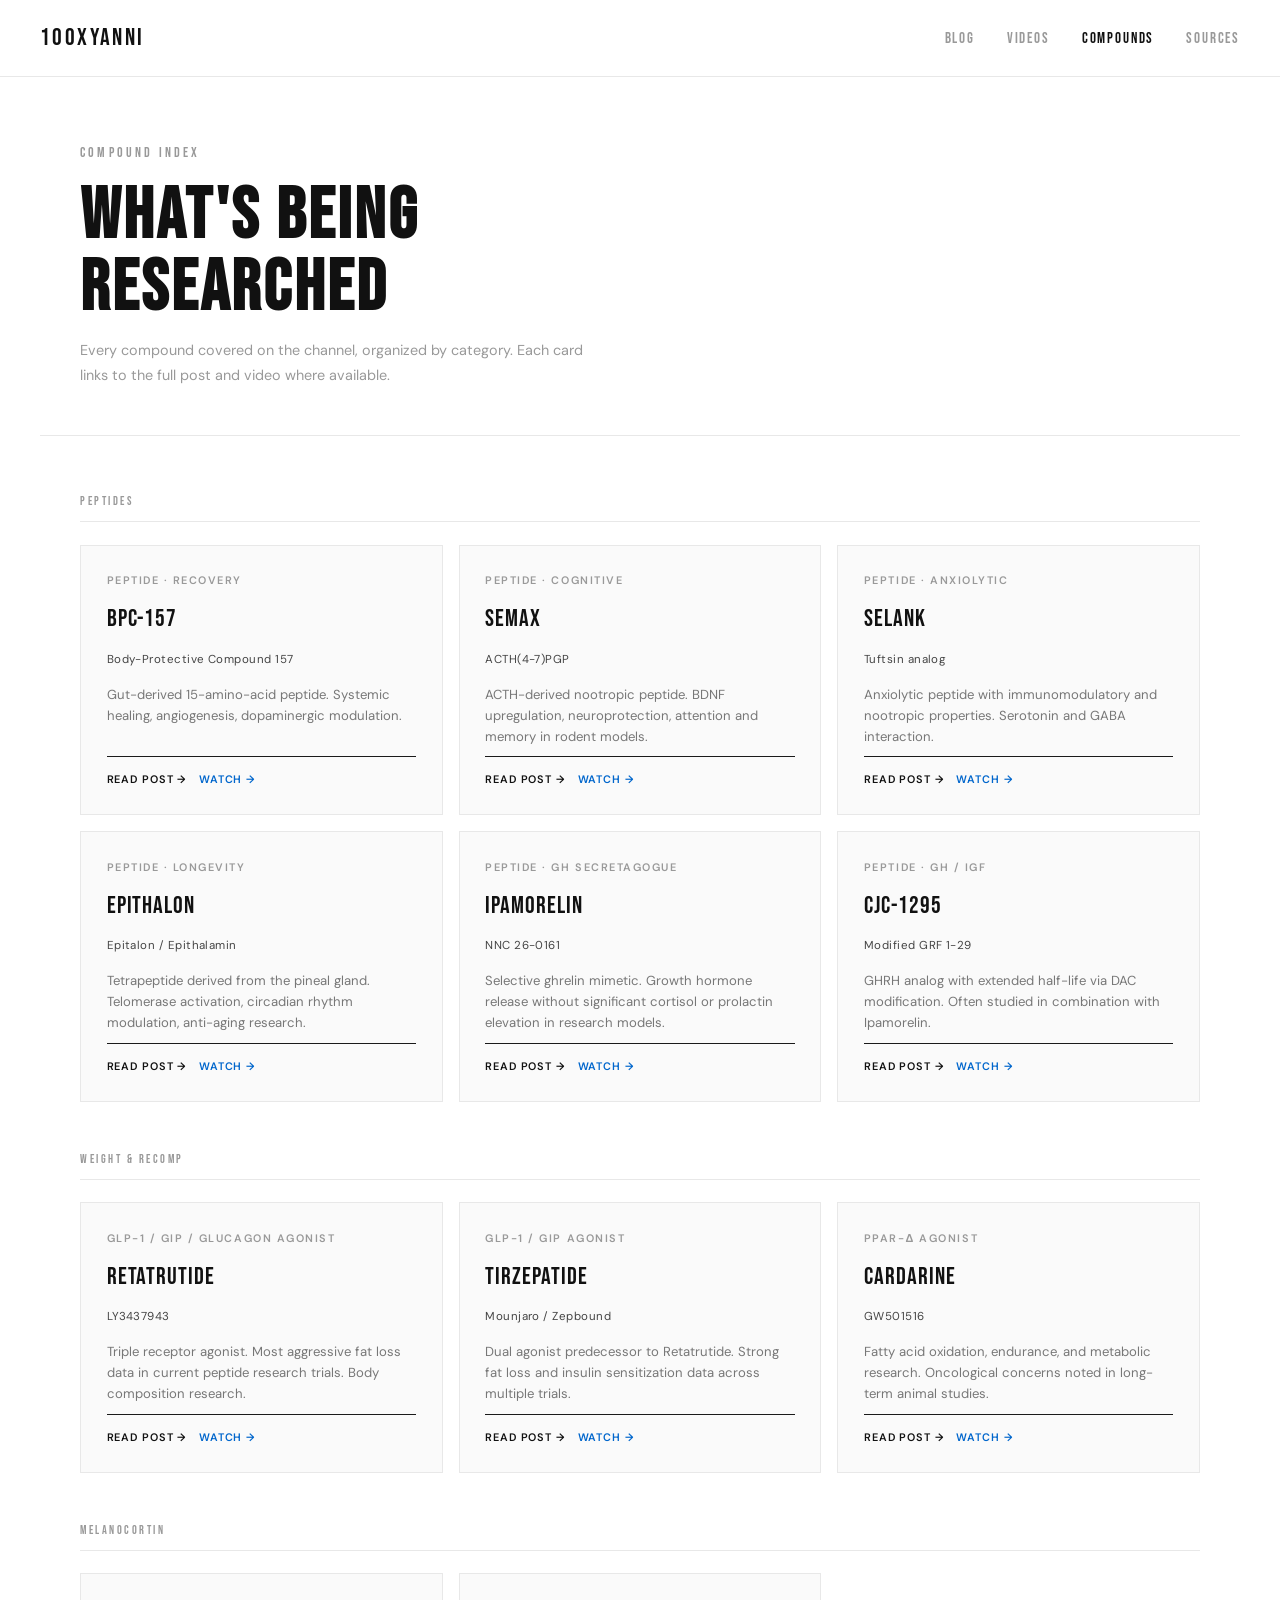
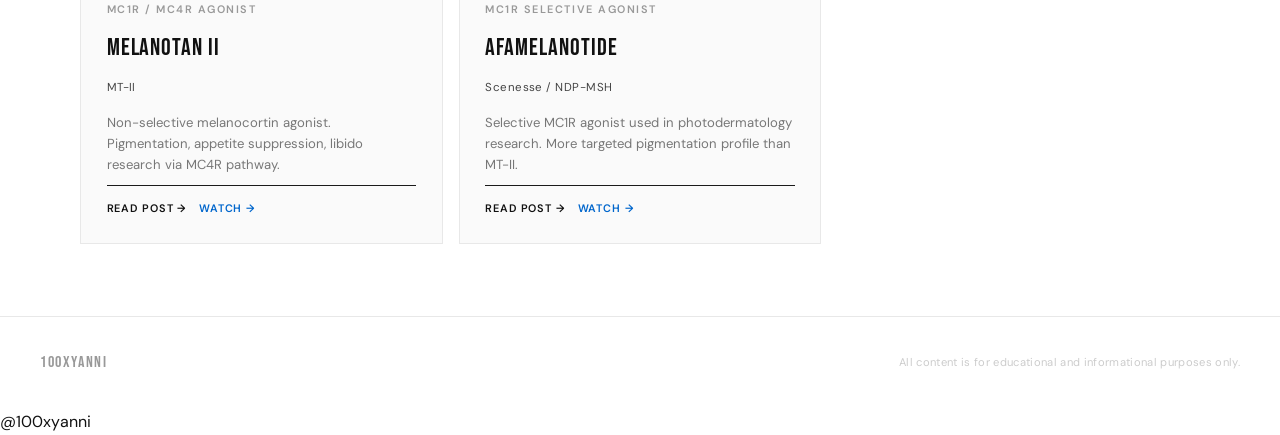
<file: compounds/index.html>
<!DOCTYPE html>
<html lang="en">
<head>
  <meta charset="UTF-8" />
  <meta name="viewport" content="width=device-width, initial-scale=1.0" />
  <title>Compounds — 100X Yanni</title>
  <link rel="stylesheet" href="../assets/style.css" />
  <style>
    .page-hero {
      padding: 4rem 2.5rem 3rem;
      max-width: 1200px;
      margin: 0 auto;
      border-bottom: 1px solid var(--border);
    }

    .page-hero h1 {
      font-family: 'Bebas Neue', sans-serif;
      font-size: clamp(2.5rem, 6vw, 4.5rem);
      letter-spacing: 0.04em;
      line-height: 1;
      color: var(--text);
      margin-bottom: 0.8rem;
    }

    .page-hero p {
      font-size: 0.9rem;
      color: var(--muted);
      max-width: 520px;
    }

    .compounds-section {
      max-width: 1200px;
      margin: 0 auto;
      padding: 3.5rem 2.5rem;
    }

    .category-header {
      font-family: 'Bebas Neue', sans-serif;
      font-size: 0.72rem;
      letter-spacing: 0.22em;
      color: var(--muted);
      border-bottom: 1px solid var(--border);
      padding-bottom: 0.6rem;
      margin-bottom: 1.4rem;
      margin-top: 3rem;
    }

    .category-header:first-child { margin-top: 0; }

    .compounds-grid {
      display: grid;
      grid-template-columns: repeat(3, 1fr);
      gap: 1rem;
      margin-bottom: 1rem;
    }

    .compound-card {
      background: var(--bg2);
      border: 1px solid var(--border);
      padding: 1.6rem;
      display: flex;
      flex-direction: column;
      gap: 0.6rem;
      transition: border-color 0.18s;
      cursor: pointer;
    }

    .compound-card:hover { border-color: var(--text); }

    .compound-card .c-label {
      font-size: 0.68rem;
      font-weight: 600;
      letter-spacing: 0.14em;
      text-transform: uppercase;
      color: var(--muted);
    }

    .compound-card .c-name {
      font-family: 'Bebas Neue', sans-serif;
      font-size: 1.5rem;
      letter-spacing: 0.04em;
      color: var(--text);
    }

    .compound-card .c-aka {
      font-size: 0.72rem;
      color: #444;
      letter-spacing: 0.04em;
    }

    .compound-card p {
      font-size: 0.82rem;
      color: #777;
      line-height: 1.6;
      margin-top: 0.3rem;
    }

    .compound-card .c-links {
      display: flex;
      gap: 0.8rem;
      margin-top: auto;
      padding-top: 0.8rem;
      border-top: 1px solid #1a1a1a;
    }

    .compound-card .c-links a {
      font-size: 0.68rem;
      font-weight: 600;
      letter-spacing: 0.08em;
      text-transform: uppercase;
    }

    .compound-card .c-links a.post-link { color: var(--text); }
    .compound-card .c-links a.video-link { color: var(--blue); }
    .compound-card .c-links a:hover { text-decoration: underline; }

    @media (max-width: 900px) { .compounds-grid { grid-template-columns: repeat(2, 1fr); } }
    @media (max-width: 580px) {
      .compounds-grid { grid-template-columns: 1fr; }
      .page-hero, .compounds-section { padding-left: 1.2rem; padding-right: 1.2rem; }
    }
  </style>
  
  
  <style>
    a,a:link,a:visited{color:inherit;text-decoration:none}
    .social-strip{display:flex;justify-content:flex-end;gap:12px;padding:10px 2.5rem;border-bottom:1px solid #e8e8e8;background:#fff}
    .s-btn{display:inline-flex;align-items:center;gap:5px;font-size:11px;font-weight:600;letter-spacing:.06em;color:#999;cursor:pointer;background:none;border:none;transition:color .15s;font-family:"DM Sans",sans-serif;text-decoration:none}
    .s-btn:hover{color:#111}
    .s-btn svg{width:13px;height:13px;flex-shrink:0}
    .nav-logo{font-family:"Bebas Neue",sans-serif!important;font-size:1.5rem;letter-spacing:.1em;color:#111!important;text-decoration:none!important}
    .nav-links a,.nav-links a:link,.nav-links a:visited{font-family:"Bebas Neue",sans-serif!important;font-size:.95rem;letter-spacing:.12em;text-transform:uppercase;color:#999!important;text-decoration:none!important;transition:color .15s}
    .nav-links a:hover,.nav-links a.active{color:#111!important}
    body{background:#fff;color:#111}
  </style>
</head>
<body>

  <nav>
    <a href="../index.html" class="nav-logo">100XYANNI</a>
    <ul class="nav-links">
      <li><a href="../blog/index.html">Blog</a></li>
      <li><a href="../videos.html">Videos</a></li>
      <li><a href="index.html" class="active">Compounds</a></li>
      <li><a href="../sources.html">Sources</a></li>
    </ul>
  </nav>

  <div class="page-hero">
    <p class="section-label">Compound Index</p>
    <h1>What's Being<br>Researched</h1>
    <p>Every compound covered on the channel, organized by category. Each card links to the full post and video where available.</p>
  </div>

  <div class="compounds-section">

    <!-- PEPTIDES -->
    <div class="category-header">Peptides</div>
    <div class="compounds-grid">

      <div class="compound-card">
        <span class="c-label">Peptide · Recovery</span>
        <span class="c-name">BPC-157</span>
        <span class="c-aka">Body-Protective Compound 157</span>
        <p>Gut-derived 15-amino-acid peptide. Systemic healing, angiogenesis, dopaminergic modulation.</p>
        <div class="c-links">
          <a href="../blog/post-template.html" class="post-link">Read Post →</a>
          <a href="../videos.html" class="video-link">Watch →</a>
        </div>
      </div>

      <div class="compound-card">
        <span class="c-label">Peptide · Cognitive</span>
        <span class="c-name">Semax</span>
        <span class="c-aka">ACTH(4-7)PGP</span>
        <p>ACTH-derived nootropic peptide. BDNF upregulation, neuroprotection, attention and memory in rodent models.</p>
        <div class="c-links">
          <a href="../blog/post-template.html" class="post-link">Read Post →</a>
          <a href="../videos.html" class="video-link">Watch →</a>
        </div>
      </div>

      <div class="compound-card">
        <span class="c-label">Peptide · Anxiolytic</span>
        <span class="c-name">Selank</span>
        <span class="c-aka">Tuftsin analog</span>
        <p>Anxiolytic peptide with immunomodulatory and nootropic properties. Serotonin and GABA interaction.</p>
        <div class="c-links">
          <a href="../blog/post-template.html" class="post-link">Read Post →</a>
          <a href="../videos.html" class="video-link">Watch →</a>
        </div>
      </div>

      <div class="compound-card">
        <span class="c-label">Peptide · Longevity</span>
        <span class="c-name">Epithalon</span>
        <span class="c-aka">Epitalon / Epithalamin</span>
        <p>Tetrapeptide derived from the pineal gland. Telomerase activation, circadian rhythm modulation, anti-aging research.</p>
        <div class="c-links">
          <a href="../blog/post-template.html" class="post-link">Read Post →</a>
          <a href="../videos.html" class="video-link">Watch →</a>
        </div>
      </div>

      <div class="compound-card">
        <span class="c-label">Peptide · GH Secretagogue</span>
        <span class="c-name">Ipamorelin</span>
        <span class="c-aka">NNC 26-0161</span>
        <p>Selective ghrelin mimetic. Growth hormone release without significant cortisol or prolactin elevation in research models.</p>
        <div class="c-links">
          <a href="../blog/post-template.html" class="post-link">Read Post →</a>
          <a href="../videos.html" class="video-link">Watch →</a>
        </div>
      </div>

      <div class="compound-card">
        <span class="c-label">Peptide · GH / IGF</span>
        <span class="c-name">CJC-1295</span>
        <span class="c-aka">Modified GRF 1-29</span>
        <p>GHRH analog with extended half-life via DAC modification. Often studied in combination with Ipamorelin.</p>
        <div class="c-links">
          <a href="../blog/post-template.html" class="post-link">Read Post →</a>
          <a href="../videos.html" class="video-link">Watch →</a>
        </div>
      </div>

    </div>

    <!-- WEIGHT / RECOMP -->
    <div class="category-header">Weight &amp; Recomp</div>
    <div class="compounds-grid">

      <div class="compound-card">
        <span class="c-label">GLP-1 / GIP / Glucagon Agonist</span>
        <span class="c-name">Retatrutide</span>
        <span class="c-aka">LY3437943</span>
        <p>Triple receptor agonist. Most aggressive fat loss data in current peptide research trials. Body composition research.</p>
        <div class="c-links">
          <a href="../blog/post-template.html" class="post-link">Read Post →</a>
          <a href="../videos.html" class="video-link">Watch →</a>
        </div>
      </div>

      <div class="compound-card">
        <span class="c-label">GLP-1 / GIP Agonist</span>
        <span class="c-name">Tirzepatide</span>
        <span class="c-aka">Mounjaro / Zepbound</span>
        <p>Dual agonist predecessor to Retatrutide. Strong fat loss and insulin sensitization data across multiple trials.</p>
        <div class="c-links">
          <a href="../blog/post-template.html" class="post-link">Read Post →</a>
          <a href="../videos.html" class="video-link">Watch →</a>
        </div>
      </div>

      <div class="compound-card">
        <span class="c-label">PPAR-δ Agonist</span>
        <span class="c-name">Cardarine</span>
        <span class="c-aka">GW501516</span>
        <p>Fatty acid oxidation, endurance, and metabolic research. Oncological concerns noted in long-term animal studies.</p>
        <div class="c-links">
          <a href="../blog/post-template.html" class="post-link">Read Post →</a>
          <a href="../videos.html" class="video-link">Watch →</a>
        </div>
      </div>

    </div>

    <!-- MELANOCORTIN -->
    <div class="category-header">Melanocortin</div>
    <div class="compounds-grid">

      <div class="compound-card">
        <span class="c-label">MC1R / MC4R Agonist</span>
        <span class="c-name">Melanotan II</span>
        <span class="c-aka">MT-II</span>
        <p>Non-selective melanocortin agonist. Pigmentation, appetite suppression, libido research via MC4R pathway.</p>
        <div class="c-links">
          <a href="../blog/post-template.html" class="post-link">Read Post →</a>
          <a href="../videos.html" class="video-link">Watch →</a>
        </div>
      </div>

      <div class="compound-card">
        <span class="c-label">MC1R Selective Agonist</span>
        <span class="c-name">afamelanotide</span>
        <span class="c-aka">Scenesse / NDP-MSH</span>
        <p>Selective MC1R agonist used in photodermatology research. More targeted pigmentation profile than MT-II.</p>
        <div class="c-links">
          <a href="../blog/post-template.html" class="post-link">Read Post →</a>
          <a href="../videos.html" class="video-link">Watch →</a>
        </div>
      </div>

    </div>

  </div>

  <footer>
    <span class="footer-logo">100XYANNI</span>
    <span class="footer-note">All content is for educational and informational purposes only.</span>
  </footer>

  <div class="corner-tag">@100xyanni</div>

</body>
</html>
</file>
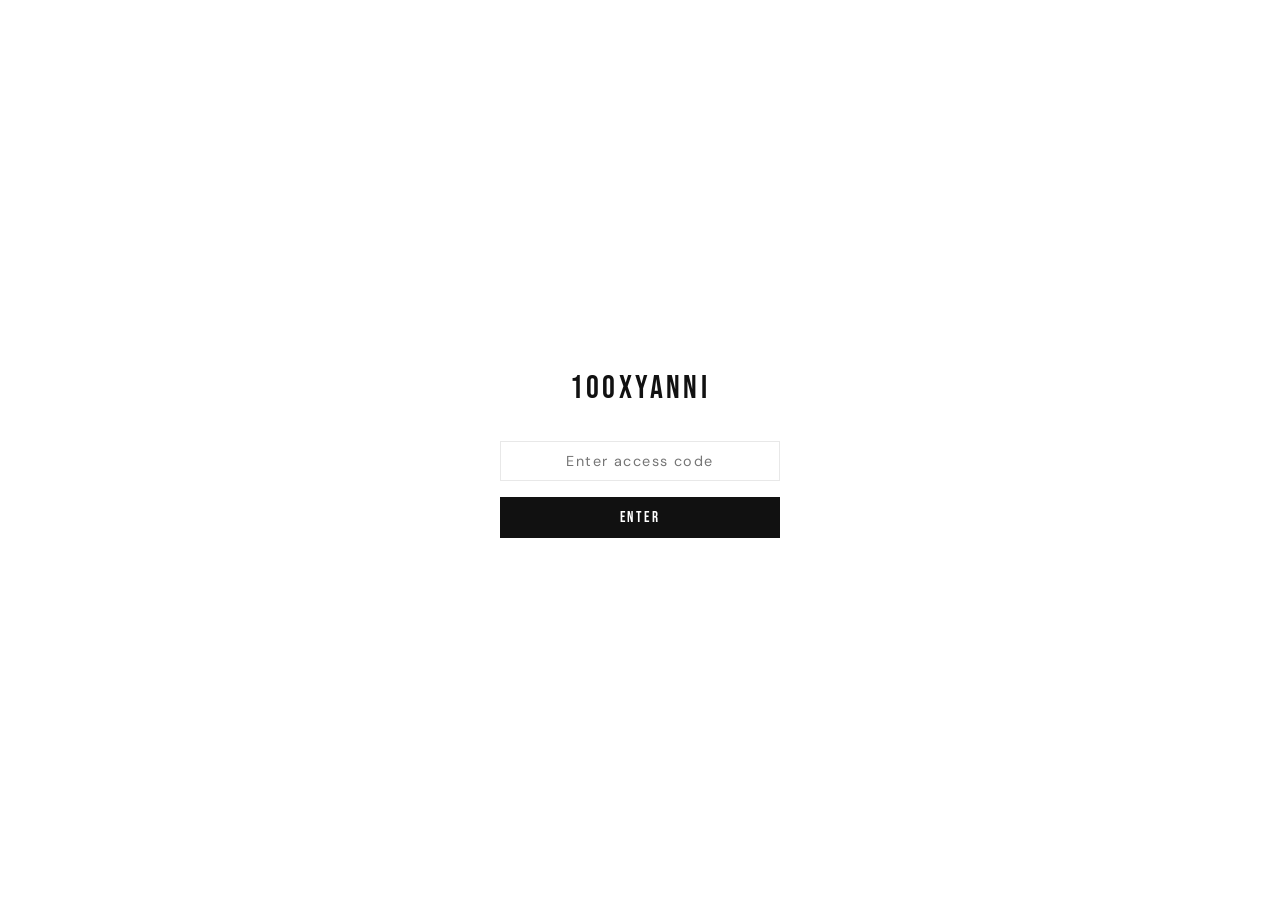
<file: admin.html>
<!DOCTYPE html>
<html lang="en">
<head>
  <meta charset="UTF-8" />
  <meta name="viewport" content="width=device-width, initial-scale=1.0" />
  <title>Admin</title>
  <link rel="stylesheet" href="assets/style.css" />
  <style>
    body { background:#fff; color:#111; font-family:'DM Sans',sans-serif; }

    /* ── LOGIN GATE ── */
    #login-gate {
      min-height: 100vh;
      display: flex;
      align-items: center;
      justify-content: center;
      flex-direction: column;
      gap: 1rem;
    }

    #login-gate .gate-logo {
      font-family:'Bebas Neue',sans-serif;
      font-size:2rem;
      letter-spacing:.1em;
      color:#111;
      margin-bottom:.5rem;
    }

    #login-gate input {
      width:280px;
      padding:10px 14px;
      border:1px solid #e8e8e8;
      font-size:.9rem;
      font-family:'DM Sans',sans-serif;
      outline:none;
      text-align:center;
      letter-spacing:.1em;
    }

    #login-gate input:focus { border-color:#111; }

    #login-gate button {
      width:280px;
      padding:11px;
      background:#111;
      color:#fff;
      font-family:'Bebas Neue',sans-serif;
      font-size:.95rem;
      letter-spacing:.18em;
      border:none;
      cursor:pointer;
      transition:opacity .15s;
    }

    #login-gate button:hover { opacity:.8; }
    #login-gate .err { font-size:.75rem; color:#e00; display:none; }

    /* ── ADMIN PANEL ── */
    #admin-panel { display:none; max-width:860px; margin:0 auto; padding:3rem 2rem 5rem; }

    .admin-header {
      display:flex;
      align-items:center;
      justify-content:space-between;
      margin-bottom:2.5rem;
      padding-bottom:1.2rem;
      border-bottom:1px solid #e8e8e8;
    }

    .admin-header h1 { font-family:'Bebas Neue',sans-serif; font-size:1.6rem; letter-spacing:.08em; }

    .admin-header .logout-btn {
      font-size:.7rem;
      font-weight:600;
      letter-spacing:.1em;
      text-transform:uppercase;
      color:#999;
      cursor:pointer;
      background:none;
      border:none;
    }

    .admin-header .logout-btn:hover { color:#111; }

    /* ── TABS ── */
    .tabs { display:flex; gap:0; margin-bottom:2rem; border-bottom:1px solid #e8e8e8; }

    .tab-btn {
      font-family:'Bebas Neue',sans-serif;
      font-size:.9rem;
      letter-spacing:.12em;
      padding:10px 20px;
      border:none;
      background:none;
      color:#999;
      cursor:pointer;
      border-bottom:2px solid transparent;
      margin-bottom:-1px;
      transition:all .15s;
    }

    .tab-btn.active { color:#111; border-bottom-color:#111; }

    /* ── NEW POST FORM ── */
    .form-section { display:none; }
    .form-section.active { display:block; }

    .form-group { margin-bottom:1.2rem; }

    .form-group label {
      display:block;
      font-size:.65rem;
      font-weight:700;
      letter-spacing:.16em;
      text-transform:uppercase;
      color:#999;
      margin-bottom:.4rem;
    }

    .form-group input,
    .form-group textarea,
    .form-group select {
      width:100%;
      padding:10px 12px;
      border:1px solid #e8e8e8;
      font-size:.88rem;
      font-family:'DM Sans',sans-serif;
      color:#111;
      outline:none;
      transition:border-color .15s;
      background:#fff;
    }

    .form-group input:focus,
    .form-group textarea:focus { border-color:#111; }

    .form-group textarea { min-height:320px; resize:vertical; line-height:1.7; }

    .form-row { display:grid; grid-template-columns:1fr 1fr 1fr; gap:1rem; }

    .publish-btn {
      font-family:'Bebas Neue',sans-serif;
      font-size:.95rem;
      letter-spacing:.18em;
      background:#111;
      color:#fff;
      border:none;
      padding:12px 32px;
      cursor:pointer;
      transition:opacity .15s;
      margin-top:.5rem;
    }

    .publish-btn:hover { opacity:.8; }

    .success-msg {
      font-size:.78rem;
      color:#080;
      margin-top:.8rem;
      display:none;
    }

    /* ── POST LIST ── */
    #posts-section { display:none; }
    #posts-section.active { display:block; }

    .post-count {
      font-size:.7rem;
      font-weight:600;
      letter-spacing:.1em;
      text-transform:uppercase;
      color:#bbb;
      margin-bottom:1.2rem;
    }

    .admin-post-row {
      display:grid;
      grid-template-columns:1fr auto;
      align-items:start;
      gap:1.5rem;
      padding:1.2rem 0;
      border-bottom:1px solid #f0f0f0;
    }

    .admin-post-row:last-child { border-bottom:none; }

    .admin-post-title {
      font-family:'Bebas Neue',sans-serif;
      font-size:1.05rem;
      letter-spacing:.03em;
      color:#111;
      margin-bottom:3px;
    }

    .admin-post-meta { font-size:.7rem; color:#bbb; }

    .delete-btn {
      font-size:.65rem;
      font-weight:700;
      letter-spacing:.1em;
      text-transform:uppercase;
      color:#ccc;
      background:none;
      border:none;
      cursor:pointer;
      padding-top:4px;
      transition:color .15s;
      white-space:nowrap;
    }

    .delete-btn:hover { color:#e00; }

    .no-posts {
      font-size:.85rem;
      color:#ccc;
      padding:2rem 0;
      text-align:center;
    }

    /* content preview helper */
    .content-hint {
      font-size:.68rem;
      color:#bbb;
      margin-top:.3rem;
      line-height:1.5;
    }
  </style>
</head>
<body>

  <!-- LOGIN -->
  <div id="login-gate">
    <div class="gate-logo">100XYANNI</div>
    <input type="password" id="pw-input" placeholder="Enter access code" onkeydown="if(event.key==='Enter')tryLogin()" />
    <button onclick="tryLogin()">Enter</button>
    <span class="err" id="login-err">Incorrect code.</span>
  </div>

  <!-- ADMIN PANEL -->
  <div id="admin-panel">
    <div class="admin-header">
      <h1>Admin Dashboard</h1>
      <button class="logout-btn" onclick="logout()">Log Out</button>
    </div>

    <div class="tabs">
      <button class="tab-btn active" onclick="switchTab('new')">New Post</button>
      <button class="tab-btn" onclick="switchTab('posts')">All Posts</button>
    </div>

    <!-- NEW POST -->
    <div class="form-section active" id="new-post-section">
      <div class="form-row">
        <div class="form-group">
          <label>Date</label>
          <input type="text" id="post-date" placeholder="Jun 20, 2026" />
        </div>
        <div class="form-group">
          <label>Read Time</label>
          <input type="text" id="post-readtime" placeholder="10 min" />
        </div>
        <div class="form-group">
          <label>Tag</label>
          <input type="text" id="post-tag" placeholder="Peptide" />
        </div>
      </div>

      <div class="form-group">
        <label>Post Title</label>
        <input type="text" id="post-title" placeholder="BPC-157: The Repair Peptide..." />
      </div>

      <div class="form-group">
        <label>Excerpt (shown on blog index)</label>
        <input type="text" id="post-excerpt" placeholder="Short one-line summary of the post..." />
      </div>

      <div class="form-group">
        <label>YouTube Video Link (optional)</label>
        <input type="text" id="post-video" placeholder="https://youtu.be/..." />
      </div>

      <div class="form-group">
        <label>Post Content</label>
        <textarea id="post-content" placeholder="Write your full post here...&#10;&#10;Use blank lines between paragraphs.&#10;&#10;## Section Header&#10;Your content..."></textarea>
        <div class="content-hint">Use ## for section headers. Blank lines = new paragraphs. Keep it clean.</div>
      </div>

      <button class="publish-btn" onclick="publishPost()">Publish Post</button>
      <div class="success-msg" id="success-msg">Post published successfully.</div>
    </div>

    <!-- ALL POSTS -->
    <div id="posts-section">
      <div class="post-count" id="post-count"></div>
      <div id="posts-list"></div>
    </div>

  </div>

  <script>
    const PASS = 'yannilogin';
    const STORE_KEY = '100xyanni_posts';

    function tryLogin() {
      const val = document.getElementById('pw-input').value.trim();
      if (val === PASS) {
        sessionStorage.setItem('admin_auth', '1');
        document.getElementById('login-gate').style.display = 'none';
        document.getElementById('admin-panel').style.display = 'block';
        loadPosts();
      } else {
        document.getElementById('login-err').style.display = 'block';
      }
    }

    function logout() {
      sessionStorage.removeItem('admin_auth');
      location.reload();
    }

    // Auto-login if already authed in this session
    if (sessionStorage.getItem('admin_auth') === '1') {
      document.getElementById('login-gate').style.display = 'none';
      document.getElementById('admin-panel').style.display = 'block';
    }

    function switchTab(tab) {
      document.querySelectorAll('.tab-btn').forEach((b,i) => {
        b.classList.toggle('active', (i===0 && tab==='new') || (i===1 && tab==='posts'));
      });
      document.getElementById('new-post-section').classList.toggle('active', tab==='new');
      document.getElementById('posts-section').classList.toggle('active', tab==='posts');
      if (tab === 'posts') loadPosts();
    }

    function getPosts() {
      try { return JSON.parse(localStorage.getItem(STORE_KEY)) || []; }
      catch { return []; }
    }

    function savePosts(posts) {
      localStorage.setItem(STORE_KEY, JSON.stringify(posts));
    }

    function publishPost() {
      const title   = document.getElementById('post-title').value.trim();
      const date    = document.getElementById('post-date').value.trim();
      const excerpt = document.getElementById('post-excerpt').value.trim();
      const content = document.getElementById('post-content').value.trim();
      const readtime= document.getElementById('post-readtime').value.trim();
      const tag     = document.getElementById('post-tag').value.trim();
      const video   = document.getElementById('post-video').value.trim();

      if (!title || !content) {
        alert('Title and content are required.');
        return;
      }

      const posts = getPosts();
      const id = 'post_' + Date.now();

      posts.unshift({ id, title, date, excerpt, content, readtime, tag, video, created: Date.now() });
      savePosts(posts);

      // Clear form
      ['post-title','post-date','post-excerpt','post-content','post-readtime','post-tag','post-video']
        .forEach(id => document.getElementById(id).value = '');

      const msg = document.getElementById('success-msg');
      msg.style.display = 'block';
      setTimeout(() => msg.style.display = 'none', 3000);
    }

    function loadPosts() {
      const posts = getPosts();
      const list = document.getElementById('posts-list');
      const count = document.getElementById('post-count');

      count.textContent = posts.length + ' post' + (posts.length !== 1 ? 's' : '');

      if (!posts.length) {
        list.innerHTML = '<div class="no-posts">No posts yet. Create your first one.</div>';
        return;
      }

      list.innerHTML = posts.map(p => `
        <div class="admin-post-row">
          <div>
            <div class="admin-post-title">${p.title}</div>
            <div class="admin-post-meta">${p.date || 'No date'} &nbsp;·&nbsp; ${p.readtime || ''} &nbsp;·&nbsp; ${p.tag || ''}</div>
          </div>
          <button class="delete-btn" onclick="deletePost('${p.id}')">Delete</button>
        </div>
      `).join('');
    }

    function deletePost(id) {
      if (!confirm('Delete this post?')) return;
      const posts = getPosts().filter(p => p.id !== id);
      savePosts(posts);
      loadPosts();
    }

    // Set today's date as default
    const today = new Date();
    const months = ['Jan','Feb','Mar','Apr','May','Jun','Jul','Aug','Sep','Oct','Nov','Dec'];
    document.getElementById('post-date').value = months[today.getMonth()] + ' ' + today.getDate() + ', ' + today.getFullYear();
  </script>

</body>
</html>
</file>
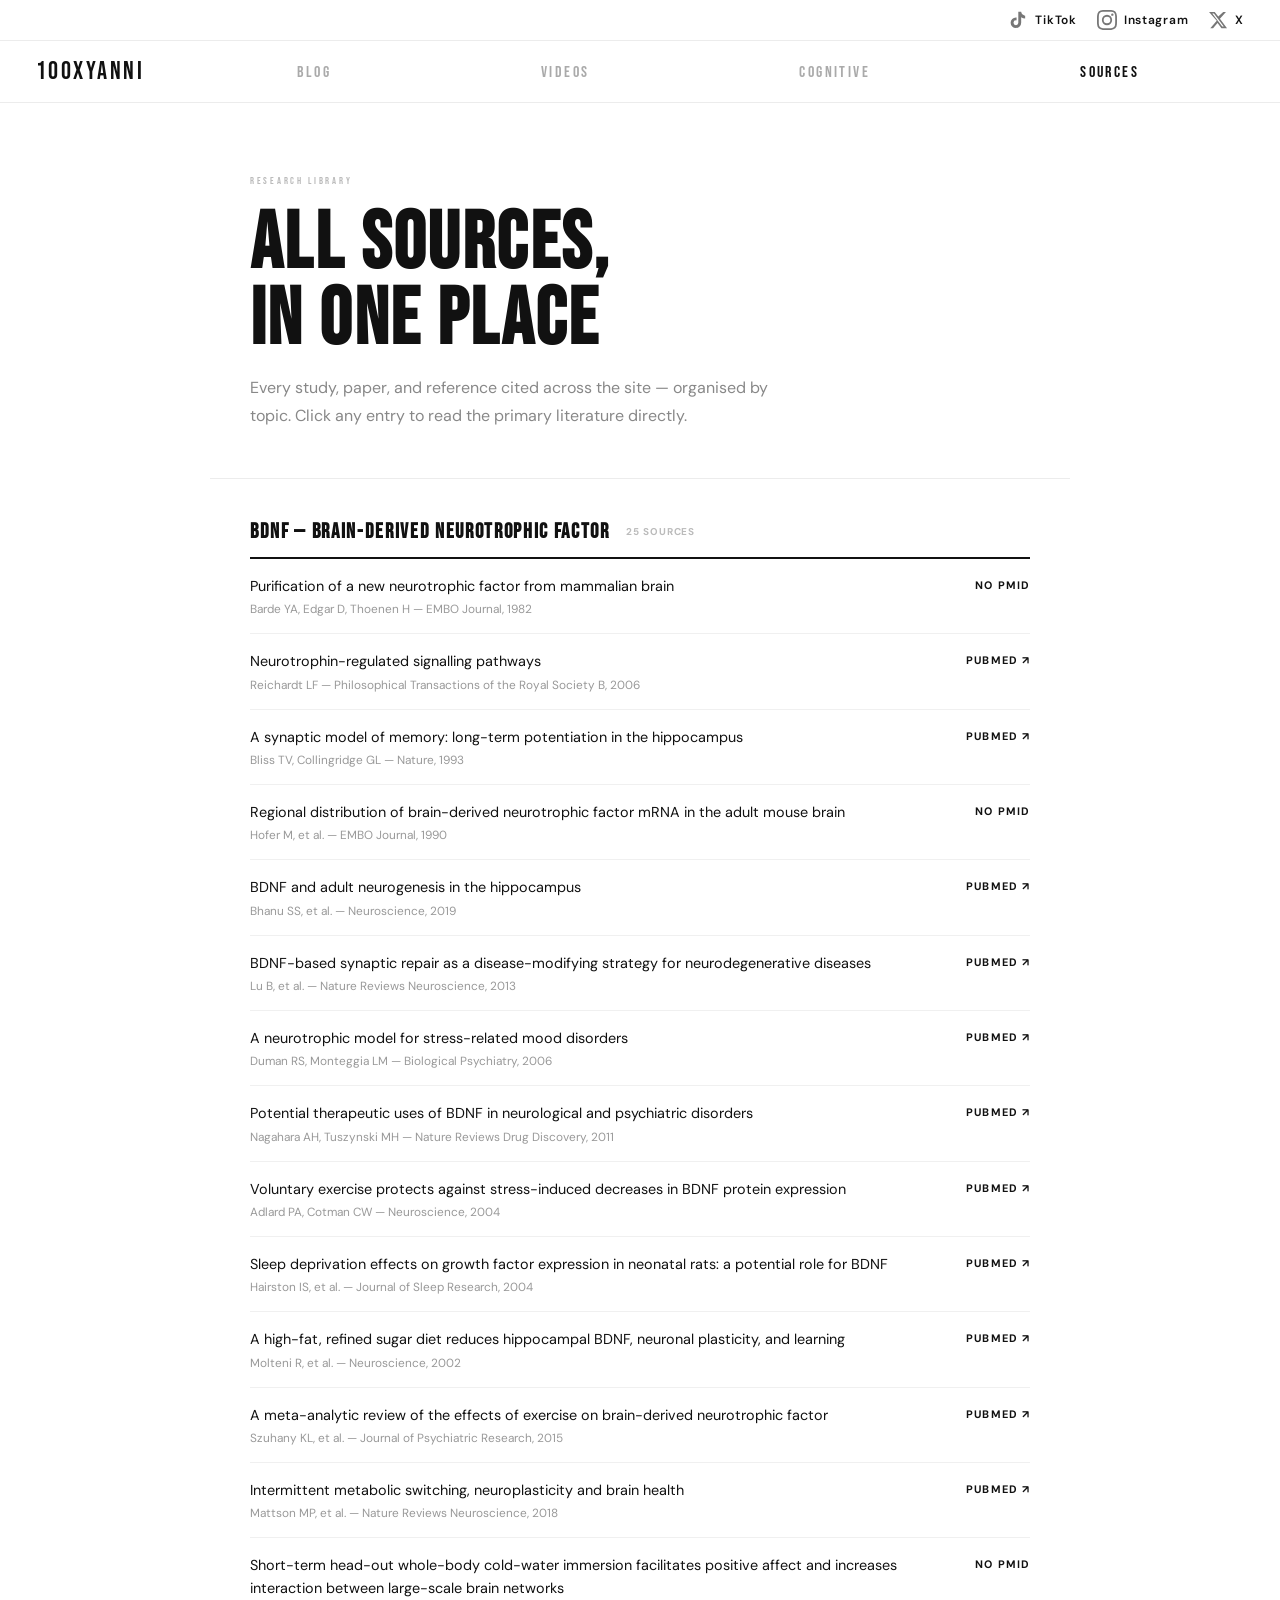
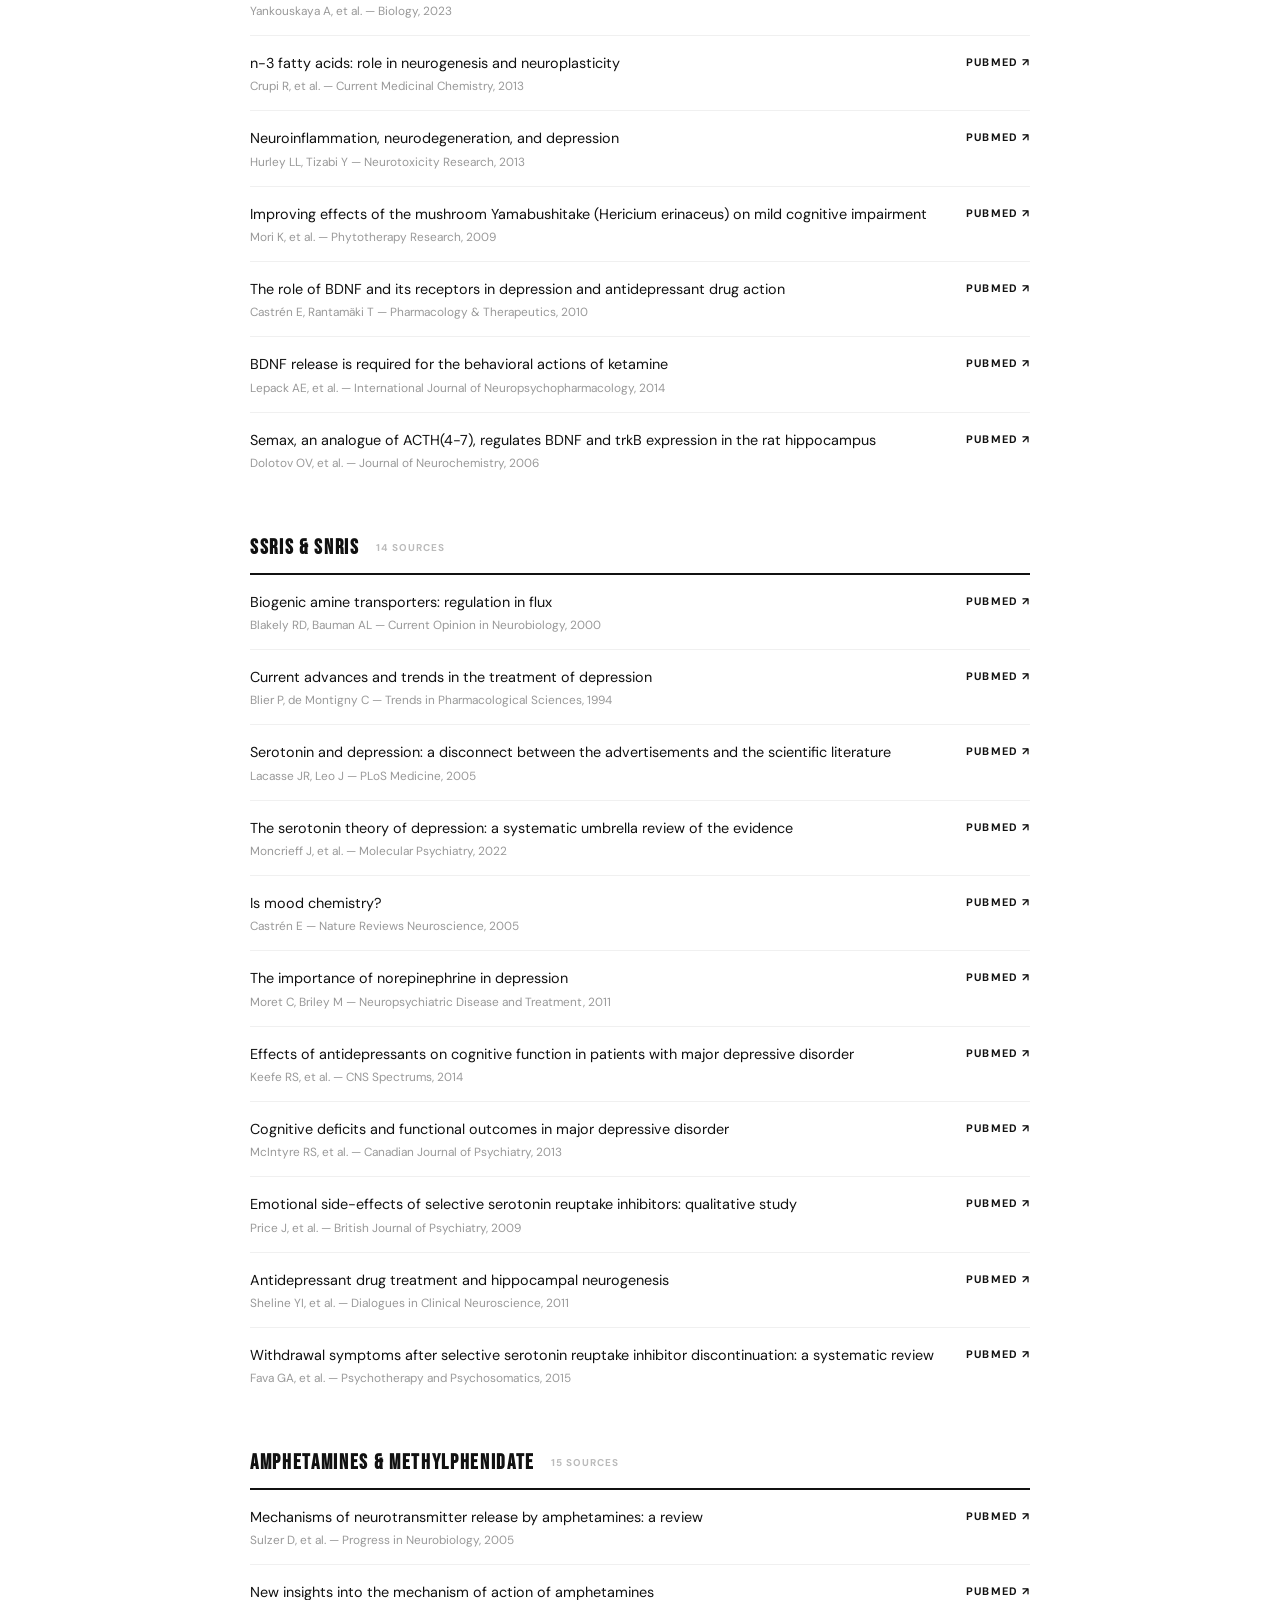
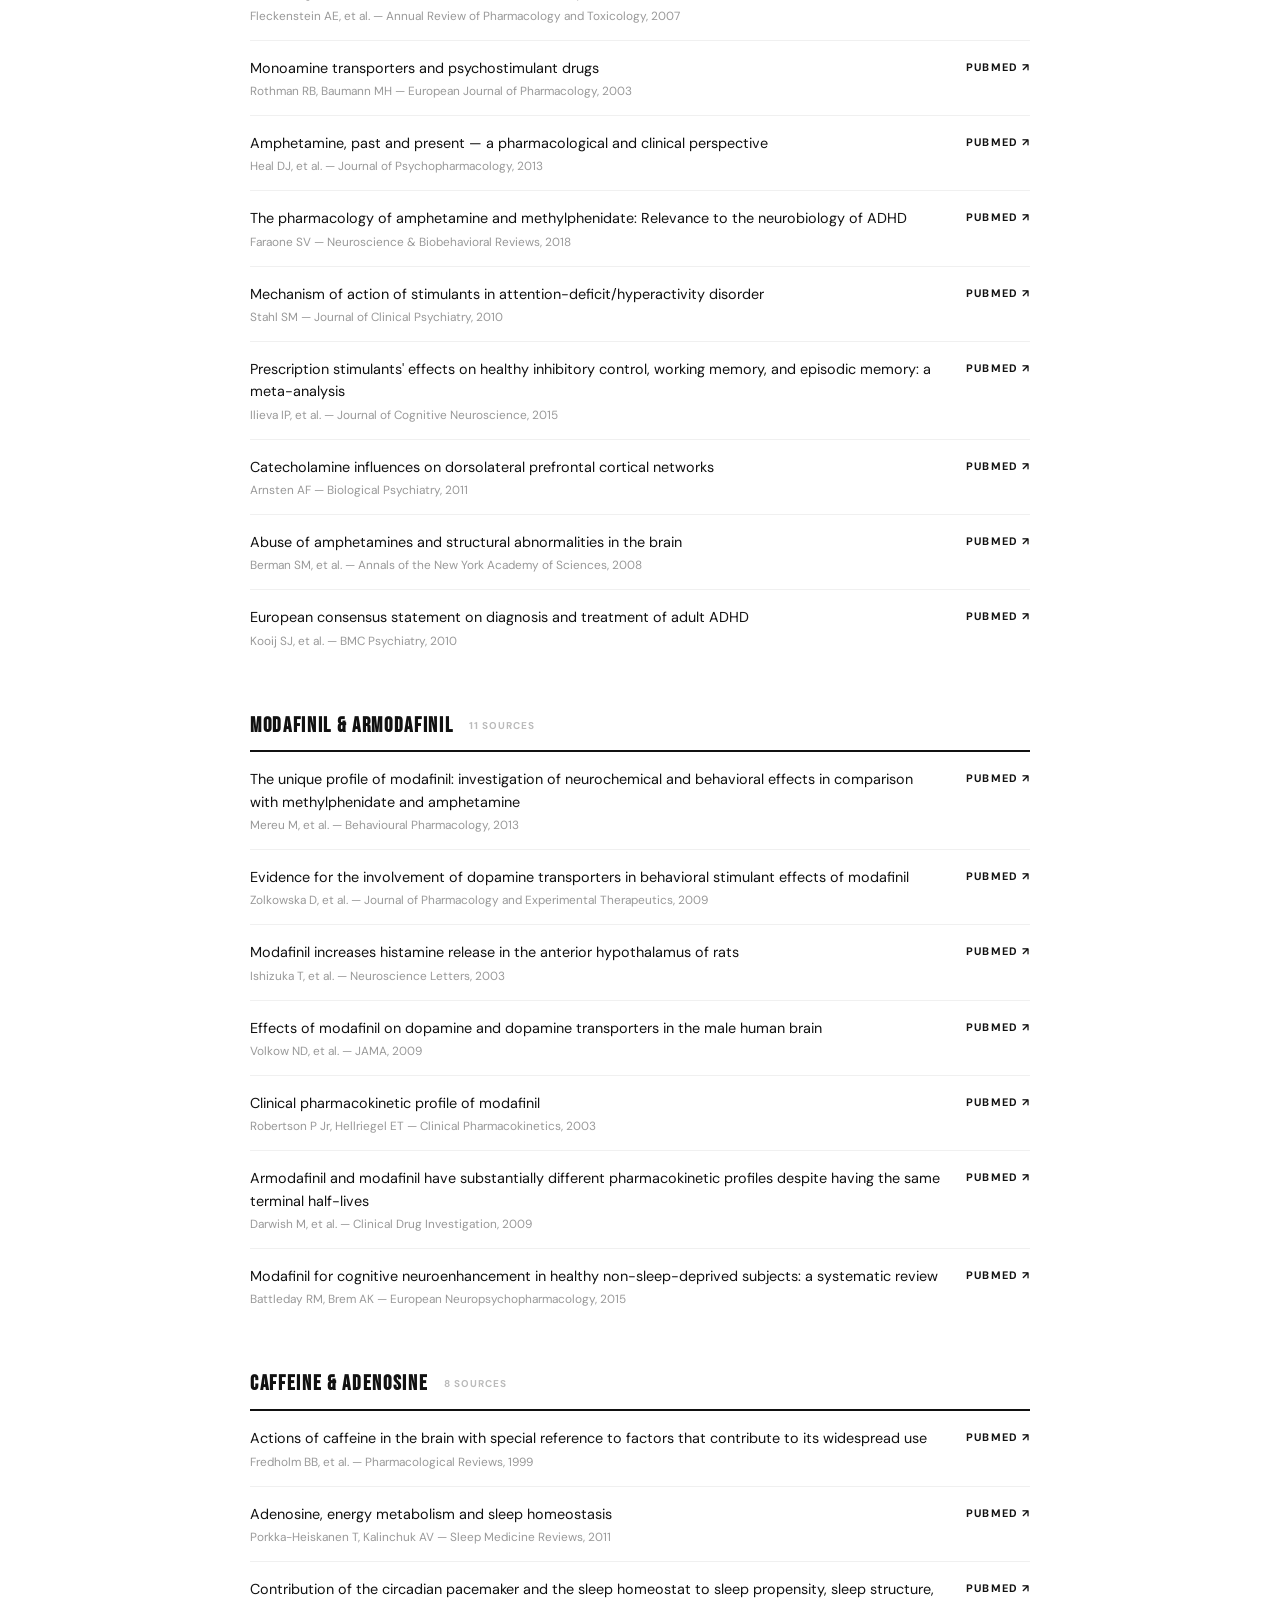
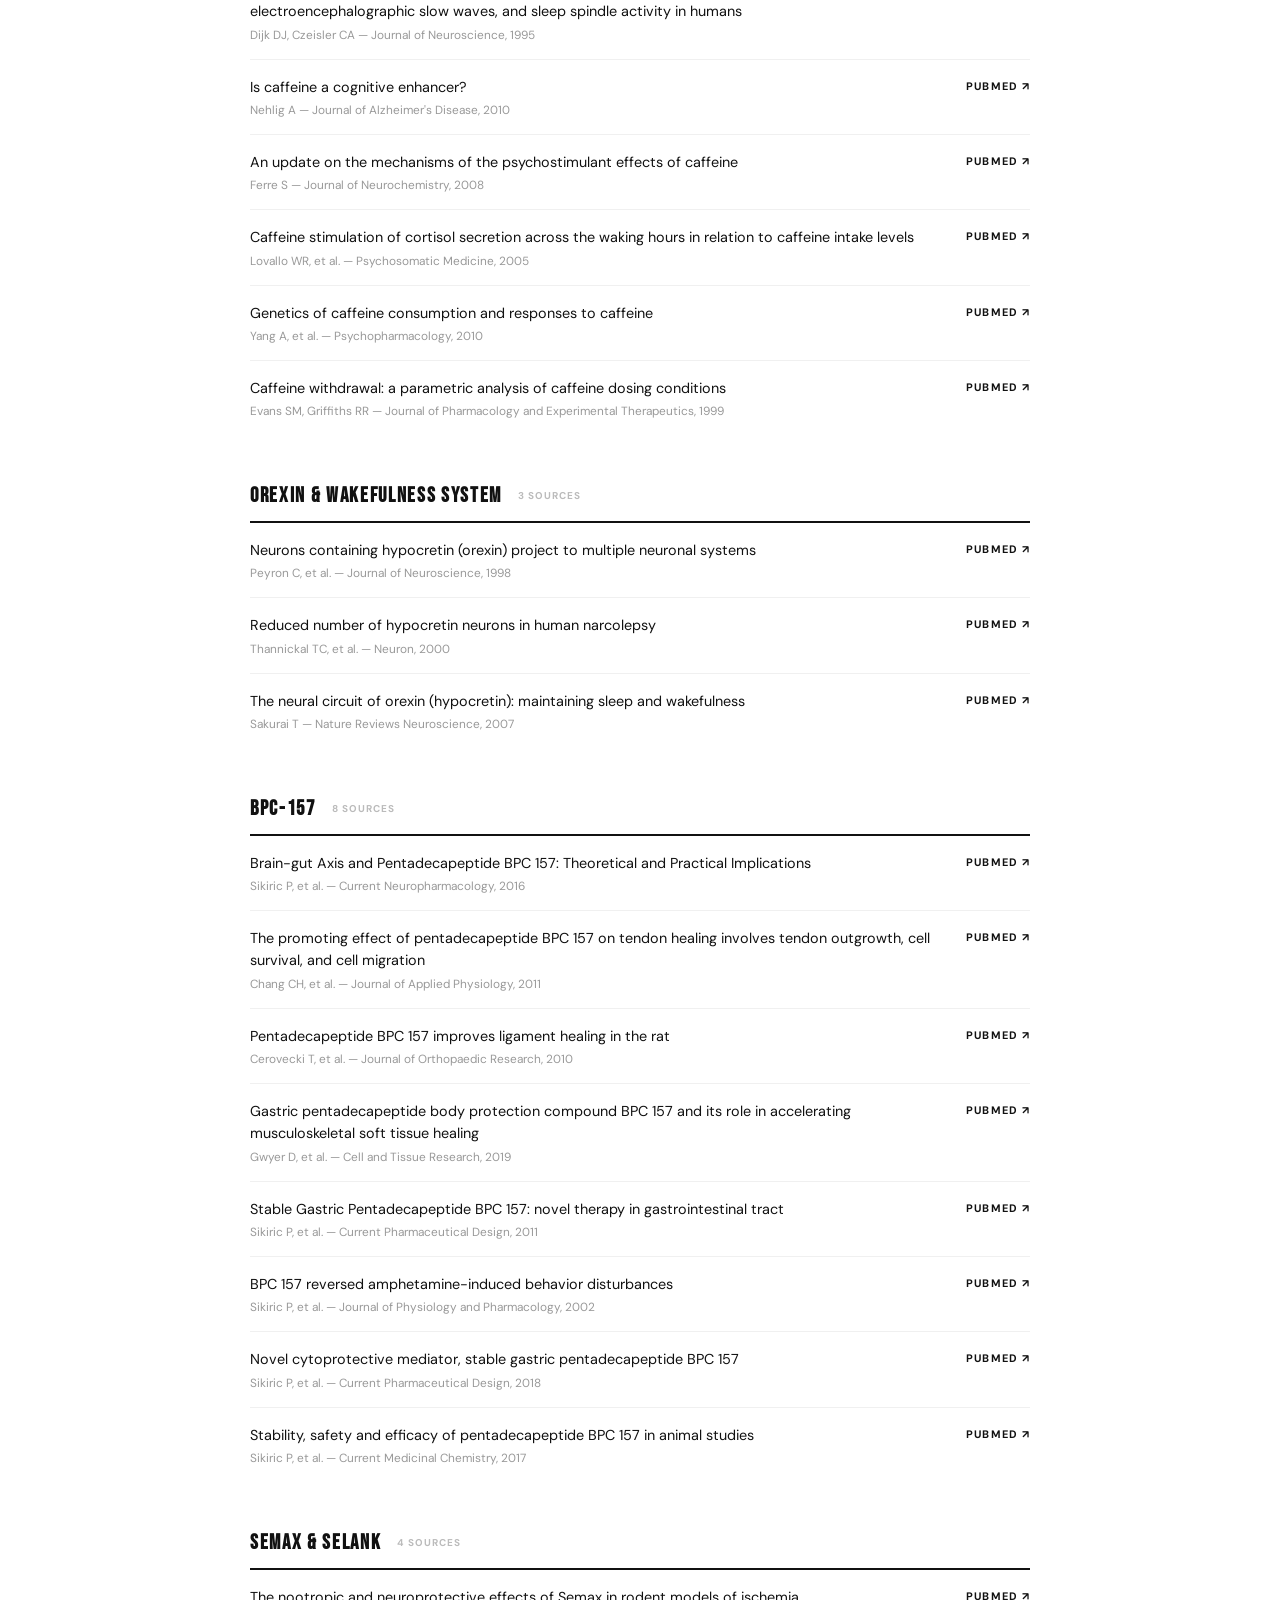
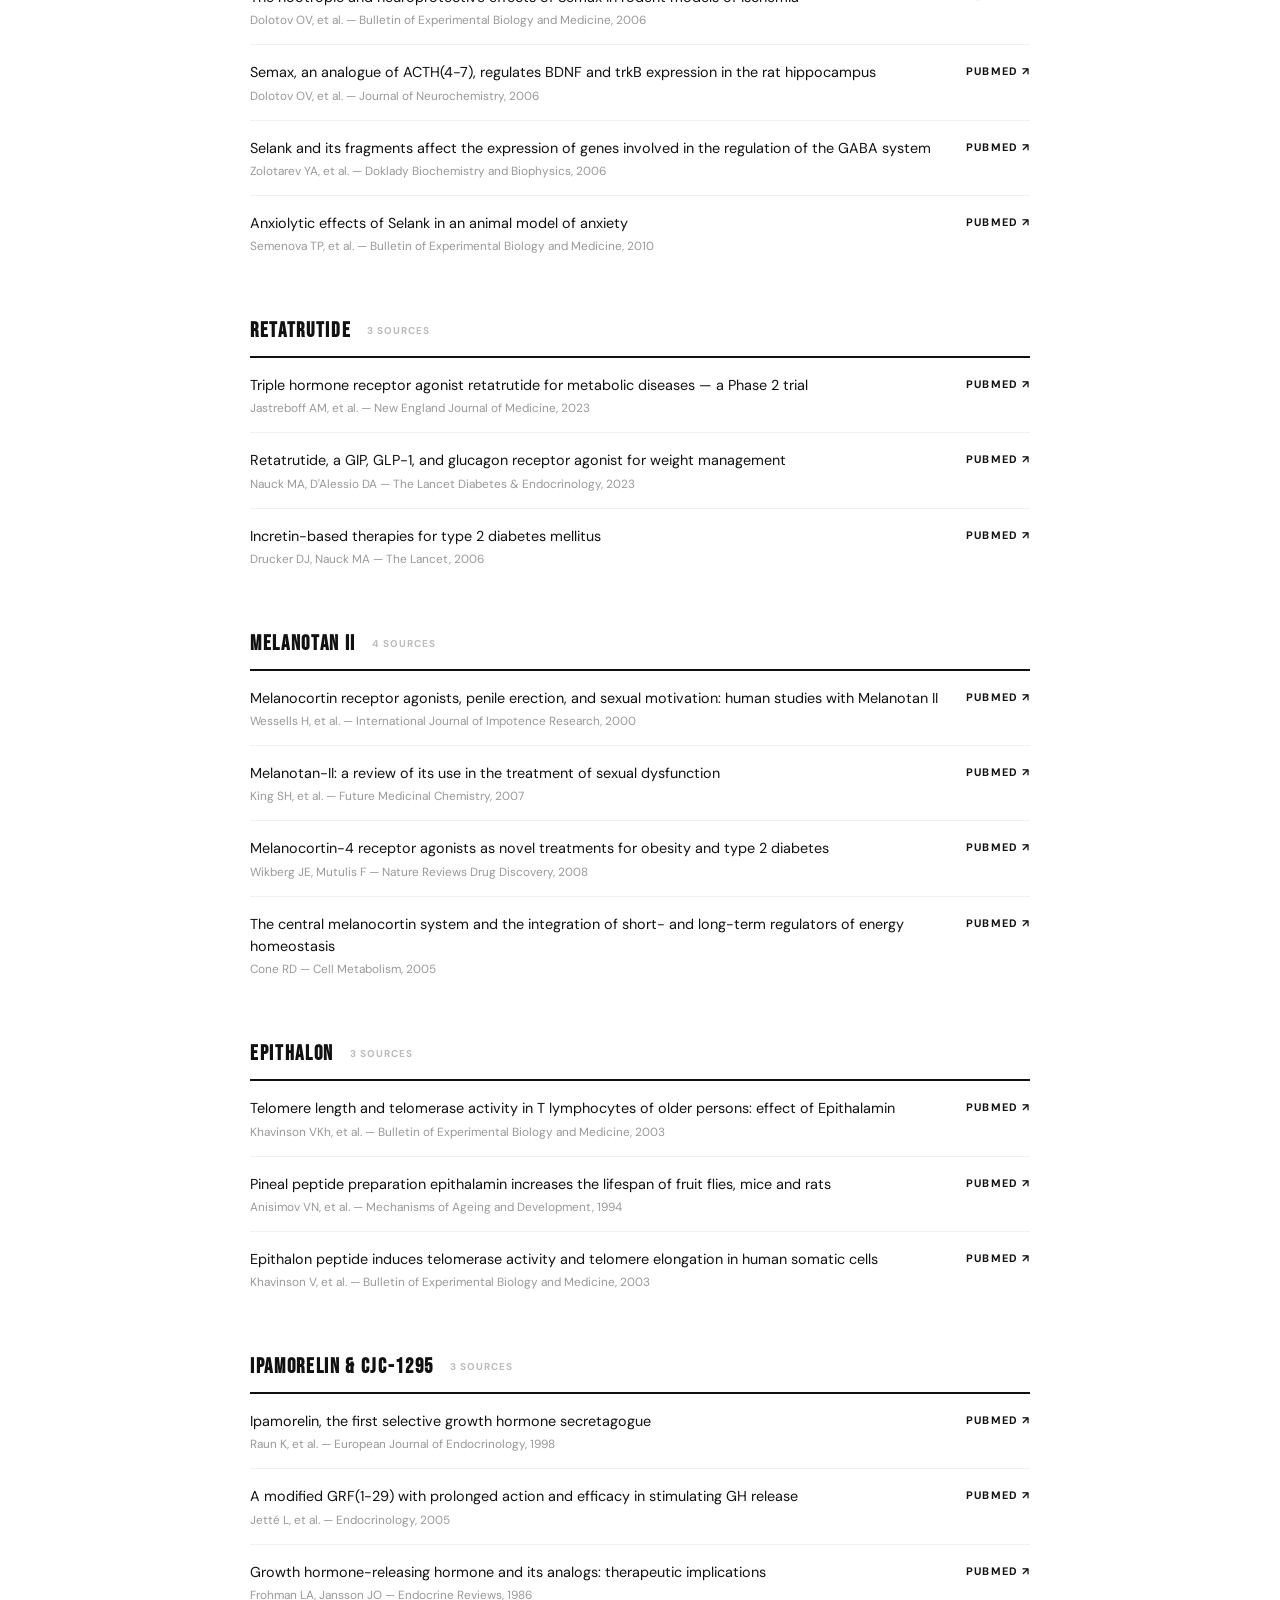
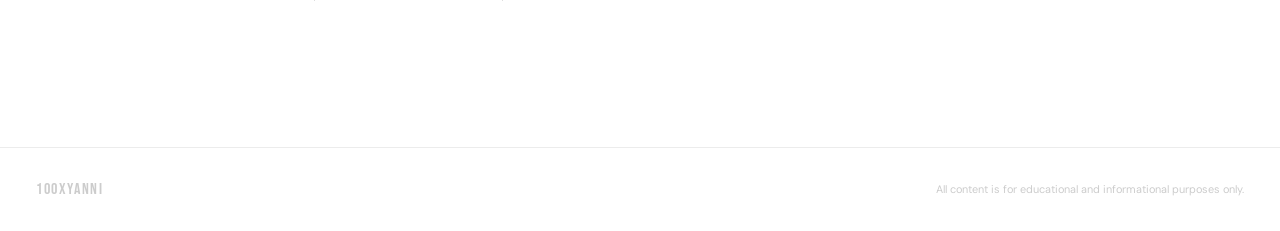
<file: sources.html>
<!DOCTYPE html>
<html lang="en">
<head>
  <meta charset="UTF-8" />
  <meta name="viewport" content="width=device-width, initial-scale=1.0" />
  <title>Sources — 100X Yanni</title>
  <link rel="preconnect" href="https://fonts.googleapis.com" />
  <link rel="preconnect" href="https://fonts.gstatic.com" crossorigin />
  <link href="https://fonts.googleapis.com/css2?family=Bebas+Neue&family=DM+Sans:wght@400;500;600&display=swap" rel="stylesheet" />
  <style>
    *, *::before, *::after { box-sizing: border-box; margin: 0; padding: 0; }
    body { background: #fff; color: #111; font-family: 'DM Sans', sans-serif; -webkit-font-smoothing: antialiased; }
    a, a:link, a:visited { color: inherit; text-decoration: none; }

    .social-strip { display:flex; justify-content:flex-end; align-items:center; gap:20px; padding:10px 36px; background:#fff; border-bottom:1px solid #ececec; }
    .soc-btn { display:inline-flex; align-items:center; gap:7px; font-family:'DM Sans',sans-serif; font-size:12px; font-weight:600; letter-spacing:.06em; color:#777; text-decoration:none; transition:color .15s; }
    .soc-btn:hover { color:#111; }
    .soc-btn svg { width:20px; height:20px; fill:#777; flex-shrink:0; display:block; transition:fill .15s; }
    .soc-btn:hover svg { fill:#111; }

    nav { display:flex; align-items:center; padding:0 36px; border-bottom:1px solid #ececec; position:sticky; top:0; background:#fff; z-index:100; height:62px; }
    .nav-logo { font-family:'Bebas Neue',sans-serif; font-size:1.55rem; letter-spacing:.1em; color:#111; white-space:nowrap; margin-right:3rem; }
    .nav-links { display:flex; flex:1; justify-content:space-around; list-style:none; align-items:center; }
    .nav-links a { font-family:'Bebas Neue',sans-serif; font-size:1rem; letter-spacing:.15em; color:#aaa; transition:color .15s; }
    .nav-links a:hover, .nav-links a.active { color:#111; }

    .hero { max-width:860px; margin:0 auto; padding:4.5rem 2.5rem 3rem; border-bottom:1px solid #ececec; }
    .eyebrow { font-family:'Bebas Neue',sans-serif; font-size:.65rem; letter-spacing:.26em; color:#bbb; margin-bottom:1.2rem; }
    .hero h1 { font-family:'Bebas Neue',sans-serif; font-size:clamp(3rem,7vw,5rem); letter-spacing:.03em; line-height:.95; color:#111; margin-bottom:1rem; }
    .hero p { font-size:1rem; color:#888; line-height:1.75; max-width:520px; }

    .sources-wrap { max-width:860px; margin:0 auto; padding:2.5rem 2.5rem 5rem; }

    .src-group { margin-bottom:3rem; }

    .src-group-hdr {
      display:flex; align-items:center; gap:1rem;
      padding-bottom:.8rem; margin-bottom:0;
      border-bottom:2px solid #111;
    }
    .src-group-hdr h3 { font-family:'Bebas Neue',sans-serif; font-size:1.3rem; letter-spacing:.08em; color:#111; }
    .src-count { font-size:.62rem; font-weight:700; letter-spacing:.1em; text-transform:uppercase; color:#bbb; }

    .src-item {
      display:grid; grid-template-columns:1fr auto;
      gap:1.5rem; align-items:start;
      padding:1rem 0; border-bottom:1px solid #f0f0f0;
    }
    .src-item:last-child { border-bottom:none; }
    .src-title { font-size:.9rem; color:#111; line-height:1.55; margin-bottom:.25rem; }
    .src-journal { font-size:.74rem; color:#999; }
    .src-link {
      font-size:.68rem; font-weight:700; letter-spacing:.1em;
      text-transform:uppercase; color:#0066cc; white-space:nowrap;
      flex-shrink:0; padding-top:3px; transition:opacity .15s;
    }
    .src-link:hover { opacity:.7; text-decoration:underline; }

    footer { padding:2rem 36px; display:flex; align-items:center; justify-content:space-between; border-top:1px solid #ececec; }
    .f-logo { font-family:'Bebas Neue',sans-serif; font-size:1rem; letter-spacing:.1em; color:#ccc; }
    .f-note { font-size:.68rem; color:#ccc; }

    @media (max-width:640px) {
      .src-item { grid-template-columns:1fr; gap:.4rem; }
      .hero, .sources-wrap { padding-left:1.2rem; padding-right:1.2rem; }
      nav { padding:0 16px; } .nav-logo { margin-right:1rem; }
    }
  </style>
</head>
<body>

  <div class="social-strip">
    <a href="https://www.tiktok.com/@yannijereissati" target="_blank" rel="noopener" class="soc-btn">
      <svg viewBox="0 0 24 24"><path d="M19.59 6.69a4.83 4.83 0 0 1-3.77-4.25V2h-3.45v13.67a2.89 2.89 0 0 1-2.88 2.5 2.89 2.89 0 0 1-2.89-2.89 2.89 2.89 0 0 1 2.89-2.89c.28 0 .54.04.79.1V9.01a6.32 6.32 0 0 0-.79-.05 6.34 6.34 0 0 0-6.34 6.34 6.34 6.34 0 0 0 6.34 6.34 6.34 6.34 0 0 0 6.33-6.34V8.75a8.16 8.16 0 0 0 4.77 1.52V6.82a4.85 4.85 0 0 1-1-.13z"/></svg>TikTok
    </a>
    <a href="https://www.instagram.com/100xyanni" target="_blank" rel="noopener" class="soc-btn">
      <svg viewBox="0 0 24 24"><path d="M12 2.163c3.204 0 3.584.012 4.85.07 3.252.148 4.771 1.691 4.919 4.919.058 1.265.069 1.645.069 4.849 0 3.205-.012 3.584-.069 4.849-.149 3.225-1.664 4.771-4.919 4.919-1.266.058-1.644.07-4.85.07-3.204 0-3.584-.012-4.849-.07-3.26-.149-4.771-1.699-4.919-4.92-.058-1.265-.07-1.644-.07-4.849 0-3.204.013-3.583.07-4.849.149-3.227 1.664-4.771 4.919-4.919 1.266-.057 1.645-.069 4.849-.069zM12 0C8.741 0 8.333.014 7.053.072 2.695.272.273 2.69.073 7.052.014 8.333 0 8.741 0 12c0 3.259.014 3.668.072 4.948.2 4.358 2.618 6.78 6.98 6.98C8.333 23.986 8.741 24 12 24c3.259 0 3.668-.014 4.948-.072 4.354-.2 6.782-2.618 6.979-6.98.059-1.28.073-1.689.073-4.948 0-3.259-.014-3.667-.072-4.947-.196-4.354-2.617-6.78-6.979-6.98C15.668.014 15.259 0 12 0zm0 5.838a6.162 6.162 0 1 0 0 12.324 6.162 6.162 0 0 0 0-12.324zM12 16a4 4 0 1 1 0-8 4 4 0 0 1 0 8zm6.406-11.845a1.44 1.44 0 1 0 0 2.881 1.44 1.44 0 0 0 0-2.881z"/></svg>Instagram
    </a>
    <a href="https://www.twitter.com/100xyanni" target="_blank" rel="noopener" class="soc-btn">
      <svg viewBox="0 0 24 24"><path d="M18.244 2.25h3.308l-7.227 8.26 8.502 11.24H16.17l-4.714-6.231-5.401 6.231H2.748l7.73-8.835L1.254 2.25H8.08l4.259 5.63L18.244 2.25zm-1.161 17.52h1.833L7.084 4.126H5.117L17.083 19.77z"/></svg>X
    </a>
  </div>

  <nav>
    <a href="index.html" class="nav-logo">100XYANNI</a>
    <ul class="nav-links">
      <li><a href="blog/index.html">Blog</a></li>
      <li><a href="videos.html">Videos</a></li>
      <li><a href="cognitive/index.html">Cognitive</a></li>
      <li><a href="sources.html" class="active">Sources</a></li>
    </ul>
  </nav>

  <div class="hero">
    <div class="eyebrow">Research Library</div>
    <h1>All Sources,<br>In One Place</h1>
    <p>Every study, paper, and reference cited across the site — organised by topic. Click any entry to read the primary literature directly.</p>
  </div>

  <div class="sources-wrap">

    <!-- ── BDNF ── -->
    <div class="src-group">
      <div class="src-group-hdr">
        <h3>BDNF — Brain-Derived Neurotrophic Factor</h3>
        <span class="src-count">25 sources</span>
      </div>
      <div class="src-item"><div><p class="src-title">Purification of a new neurotrophic factor from mammalian brain</p><p class="src-journal">Barde YA, Edgar D, Thoenen H — EMBO Journal, 1982</p></div><a href="#" class="src-link">No PMID</a></div>
      <div class="src-item"><div><p class="src-title">Neurotrophin-regulated signalling pathways</p><p class="src-journal">Reichardt LF — Philosophical Transactions of the Royal Society B, 2006</p></div><a href="https://pubmed.ncbi.nlm.nih.gov/16939974/" target="_blank" class="src-link">PubMed ↗</a></div>
      <div class="src-item"><div><p class="src-title">A synaptic model of memory: long-term potentiation in the hippocampus</p><p class="src-journal">Bliss TV, Collingridge GL — Nature, 1993</p></div><a href="https://pubmed.ncbi.nlm.nih.gov/8421494/" target="_blank" class="src-link">PubMed ↗</a></div>
      <div class="src-item"><div><p class="src-title">Regional distribution of brain-derived neurotrophic factor mRNA in the adult mouse brain</p><p class="src-journal">Hofer M, et al. — EMBO Journal, 1990</p></div><a href="#" class="src-link">No PMID</a></div>
      <div class="src-item"><div><p class="src-title">BDNF and adult neurogenesis in the hippocampus</p><p class="src-journal">Bhanu SS, et al. — Neuroscience, 2019</p></div><a href="https://pubmed.ncbi.nlm.nih.gov/28988771/" target="_blank" class="src-link">PubMed ↗</a></div>
      <div class="src-item"><div><p class="src-title">BDNF-based synaptic repair as a disease-modifying strategy for neurodegenerative diseases</p><p class="src-journal">Lu B, et al. — Nature Reviews Neuroscience, 2013</p></div><a href="https://pubmed.ncbi.nlm.nih.gov/23942466/" target="_blank" class="src-link">PubMed ↗</a></div>
      <div class="src-item"><div><p class="src-title">A neurotrophic model for stress-related mood disorders</p><p class="src-journal">Duman RS, Monteggia LM — Biological Psychiatry, 2006</p></div><a href="https://pubmed.ncbi.nlm.nih.gov/16458139/" target="_blank" class="src-link">PubMed ↗</a></div>
      <div class="src-item"><div><p class="src-title">Potential therapeutic uses of BDNF in neurological and psychiatric disorders</p><p class="src-journal">Nagahara AH, Tuszynski MH — Nature Reviews Drug Discovery, 2011</p></div><a href="https://pubmed.ncbi.nlm.nih.gov/21358740/" target="_blank" class="src-link">PubMed ↗</a></div>
      <div class="src-item"><div><p class="src-title">Voluntary exercise protects against stress-induced decreases in BDNF protein expression</p><p class="src-journal">Adlard PA, Cotman CW — Neuroscience, 2004</p></div><a href="https://pubmed.ncbi.nlm.nih.gov/15451236/" target="_blank" class="src-link">PubMed ↗</a></div>
      <div class="src-item"><div><p class="src-title">Sleep deprivation effects on growth factor expression in neonatal rats: a potential role for BDNF</p><p class="src-journal">Hairston IS, et al. — Journal of Sleep Research, 2004</p></div><a href="https://pubmed.ncbi.nlm.nih.gov/15268764/" target="_blank" class="src-link">PubMed ↗</a></div>
      <div class="src-item"><div><p class="src-title">A high-fat, refined sugar diet reduces hippocampal BDNF, neuronal plasticity, and learning</p><p class="src-journal">Molteni R, et al. — Neuroscience, 2002</p></div><a href="https://pubmed.ncbi.nlm.nih.gov/12385840/" target="_blank" class="src-link">PubMed ↗</a></div>
      <div class="src-item"><div><p class="src-title">A meta-analytic review of the effects of exercise on brain-derived neurotrophic factor</p><p class="src-journal">Szuhany KL, et al. — Journal of Psychiatric Research, 2015</p></div><a href="https://pubmed.ncbi.nlm.nih.gov/25455510/" target="_blank" class="src-link">PubMed ↗</a></div>
      <div class="src-item"><div><p class="src-title">Intermittent metabolic switching, neuroplasticity and brain health</p><p class="src-journal">Mattson MP, et al. — Nature Reviews Neuroscience, 2018</p></div><a href="https://pubmed.ncbi.nlm.nih.gov/29321682/" target="_blank" class="src-link">PubMed ↗</a></div>
      <div class="src-item"><div><p class="src-title">Short-term head-out whole-body cold-water immersion facilitates positive affect and increases interaction between large-scale brain networks</p><p class="src-journal">Yankouskaya A, et al. — Biology, 2023</p></div><a href="#" class="src-link">No PMID</a></div>
      <div class="src-item"><div><p class="src-title">n-3 fatty acids: role in neurogenesis and neuroplasticity</p><p class="src-journal">Crupi R, et al. — Current Medicinal Chemistry, 2013</p></div><a href="https://pubmed.ncbi.nlm.nih.gov/23317216/" target="_blank" class="src-link">PubMed ↗</a></div>
      <div class="src-item"><div><p class="src-title">Neuroinflammation, neurodegeneration, and depression</p><p class="src-journal">Hurley LL, Tizabi Y — Neurotoxicity Research, 2013</p></div><a href="https://pubmed.ncbi.nlm.nih.gov/22961895/" target="_blank" class="src-link">PubMed ↗</a></div>
      <div class="src-item"><div><p class="src-title">Improving effects of the mushroom Yamabushitake (Hericium erinaceus) on mild cognitive impairment</p><p class="src-journal">Mori K, et al. — Phytotherapy Research, 2009</p></div><a href="https://pubmed.ncbi.nlm.nih.gov/18844328/" target="_blank" class="src-link">PubMed ↗</a></div>
      <div class="src-item"><div><p class="src-title">The role of BDNF and its receptors in depression and antidepressant drug action</p><p class="src-journal">Castrén E, Rantamäki T — Pharmacology & Therapeutics, 2010</p></div><a href="https://pubmed.ncbi.nlm.nih.gov/20097224/" target="_blank" class="src-link">PubMed ↗</a></div>
      <div class="src-item"><div><p class="src-title">BDNF release is required for the behavioral actions of ketamine</p><p class="src-journal">Lepack AE, et al. — International Journal of Neuropsychopharmacology, 2014</p></div><a href="https://pubmed.ncbi.nlm.nih.gov/25539882/" target="_blank" class="src-link">PubMed ↗</a></div>
      <div class="src-item"><div><p class="src-title">Semax, an analogue of ACTH(4-7), regulates BDNF and trkB expression in the rat hippocampus</p><p class="src-journal">Dolotov OV, et al. — Journal of Neurochemistry, 2006</p></div><a href="https://pubmed.ncbi.nlm.nih.gov/16978244/" target="_blank" class="src-link">PubMed ↗</a></div>
    </div>

    <!-- ── SSRIs & SNRIs ── -->
    <div class="src-group">
      <div class="src-group-hdr">
        <h3>SSRIs & SNRIs</h3>
        <span class="src-count">14 sources</span>
      </div>
      <div class="src-item"><div><p class="src-title">Biogenic amine transporters: regulation in flux</p><p class="src-journal">Blakely RD, Bauman AL — Current Opinion in Neurobiology, 2000</p></div><a href="https://pubmed.ncbi.nlm.nih.gov/10753810/" target="_blank" class="src-link">PubMed ↗</a></div>
      <div class="src-item"><div><p class="src-title">Current advances and trends in the treatment of depression</p><p class="src-journal">Blier P, de Montigny C — Trends in Pharmacological Sciences, 1994</p></div><a href="https://pubmed.ncbi.nlm.nih.gov/8165861/" target="_blank" class="src-link">PubMed ↗</a></div>
      <div class="src-item"><div><p class="src-title">Serotonin and depression: a disconnect between the advertisements and the scientific literature</p><p class="src-journal">Lacasse JR, Leo J — PLoS Medicine, 2005</p></div><a href="https://pubmed.ncbi.nlm.nih.gov/16268945/" target="_blank" class="src-link">PubMed ↗</a></div>
      <div class="src-item"><div><p class="src-title">The serotonin theory of depression: a systematic umbrella review of the evidence</p><p class="src-journal">Moncrieff J, et al. — Molecular Psychiatry, 2022</p></div><a href="https://pubmed.ncbi.nlm.nih.gov/35854107/" target="_blank" class="src-link">PubMed ↗</a></div>
      <div class="src-item"><div><p class="src-title">Is mood chemistry?</p><p class="src-journal">Castrén E — Nature Reviews Neuroscience, 2005</p></div><a href="https://pubmed.ncbi.nlm.nih.gov/16136171/" target="_blank" class="src-link">PubMed ↗</a></div>
      <div class="src-item"><div><p class="src-title">The importance of norepinephrine in depression</p><p class="src-journal">Moret C, Briley M — Neuropsychiatric Disease and Treatment, 2011</p></div><a href="https://pubmed.ncbi.nlm.nih.gov/21750623/" target="_blank" class="src-link">PubMed ↗</a></div>
      <div class="src-item"><div><p class="src-title">Effects of antidepressants on cognitive function in patients with major depressive disorder</p><p class="src-journal">Keefe RS, et al. — CNS Spectrums, 2014</p></div><a href="https://pubmed.ncbi.nlm.nih.gov/24524566/" target="_blank" class="src-link">PubMed ↗</a></div>
      <div class="src-item"><div><p class="src-title">Cognitive deficits and functional outcomes in major depressive disorder</p><p class="src-journal">McIntyre RS, et al. — Canadian Journal of Psychiatry, 2013</p></div><a href="https://pubmed.ncbi.nlm.nih.gov/24428444/" target="_blank" class="src-link">PubMed ↗</a></div>
      <div class="src-item"><div><p class="src-title">Emotional side-effects of selective serotonin reuptake inhibitors: qualitative study</p><p class="src-journal">Price J, et al. — British Journal of Psychiatry, 2009</p></div><a href="https://pubmed.ncbi.nlm.nih.gov/19407277/" target="_blank" class="src-link">PubMed ↗</a></div>
      <div class="src-item"><div><p class="src-title">Antidepressant drug treatment and hippocampal neurogenesis</p><p class="src-journal">Sheline YI, et al. — Dialogues in Clinical Neuroscience, 2011</p></div><a href="https://pubmed.ncbi.nlm.nih.gov/21485748/" target="_blank" class="src-link">PubMed ↗</a></div>
      <div class="src-item"><div><p class="src-title">Withdrawal symptoms after selective serotonin reuptake inhibitor discontinuation: a systematic review</p><p class="src-journal">Fava GA, et al. — Psychotherapy and Psychosomatics, 2015</p></div><a href="https://pubmed.ncbi.nlm.nih.gov/25721705/" target="_blank" class="src-link">PubMed ↗</a></div>
    </div>

    <!-- ── AMPHETAMINES & METHYLPHENIDATE ── -->
    <div class="src-group">
      <div class="src-group-hdr">
        <h3>Amphetamines & Methylphenidate</h3>
        <span class="src-count">15 sources</span>
      </div>
      <div class="src-item"><div><p class="src-title">Mechanisms of neurotransmitter release by amphetamines: a review</p><p class="src-journal">Sulzer D, et al. — Progress in Neurobiology, 2005</p></div><a href="https://pubmed.ncbi.nlm.nih.gov/15755001/" target="_blank" class="src-link">PubMed ↗</a></div>
      <div class="src-item"><div><p class="src-title">New insights into the mechanism of action of amphetamines</p><p class="src-journal">Fleckenstein AE, et al. — Annual Review of Pharmacology and Toxicology, 2007</p></div><a href="https://pubmed.ncbi.nlm.nih.gov/17209801/" target="_blank" class="src-link">PubMed ↗</a></div>
      <div class="src-item"><div><p class="src-title">Monoamine transporters and psychostimulant drugs</p><p class="src-journal">Rothman RB, Baumann MH — European Journal of Pharmacology, 2003</p></div><a href="https://pubmed.ncbi.nlm.nih.gov/12573358/" target="_blank" class="src-link">PubMed ↗</a></div>
      <div class="src-item"><div><p class="src-title">Amphetamine, past and present — a pharmacological and clinical perspective</p><p class="src-journal">Heal DJ, et al. — Journal of Psychopharmacology, 2013</p></div><a href="https://pubmed.ncbi.nlm.nih.gov/23539642/" target="_blank" class="src-link">PubMed ↗</a></div>
      <div class="src-item"><div><p class="src-title">The pharmacology of amphetamine and methylphenidate: Relevance to the neurobiology of ADHD</p><p class="src-journal">Faraone SV — Neuroscience & Biobehavioral Reviews, 2018</p></div><a href="https://pubmed.ncbi.nlm.nih.gov/29428394/" target="_blank" class="src-link">PubMed ↗</a></div>
      <div class="src-item"><div><p class="src-title">Mechanism of action of stimulants in attention-deficit/hyperactivity disorder</p><p class="src-journal">Stahl SM — Journal of Clinical Psychiatry, 2010</p></div><a href="https://pubmed.ncbi.nlm.nih.gov/20923621/" target="_blank" class="src-link">PubMed ↗</a></div>
      <div class="src-item"><div><p class="src-title">Prescription stimulants' effects on healthy inhibitory control, working memory, and episodic memory: a meta-analysis</p><p class="src-journal">Ilieva IP, et al. — Journal of Cognitive Neuroscience, 2015</p></div><a href="https://pubmed.ncbi.nlm.nih.gov/25591060/" target="_blank" class="src-link">PubMed ↗</a></div>
      <div class="src-item"><div><p class="src-title">Catecholamine influences on dorsolateral prefrontal cortical networks</p><p class="src-journal">Arnsten AF — Biological Psychiatry, 2011</p></div><a href="https://pubmed.ncbi.nlm.nih.gov/21571244/" target="_blank" class="src-link">PubMed ↗</a></div>
      <div class="src-item"><div><p class="src-title">Abuse of amphetamines and structural abnormalities in the brain</p><p class="src-journal">Berman SM, et al. — Annals of the New York Academy of Sciences, 2008</p></div><a href="https://pubmed.ncbi.nlm.nih.gov/18997880/" target="_blank" class="src-link">PubMed ↗</a></div>
      <div class="src-item"><div><p class="src-title">European consensus statement on diagnosis and treatment of adult ADHD</p><p class="src-journal">Kooij SJ, et al. — BMC Psychiatry, 2010</p></div><a href="https://pubmed.ncbi.nlm.nih.gov/20942954/" target="_blank" class="src-link">PubMed ↗</a></div>
    </div>

    <!-- ── MODAFINIL & ARMODAFINIL ── -->
    <div class="src-group">
      <div class="src-group-hdr">
        <h3>Modafinil & Armodafinil</h3>
        <span class="src-count">11 sources</span>
      </div>
      <div class="src-item"><div><p class="src-title">The unique profile of modafinil: investigation of neurochemical and behavioral effects in comparison with methylphenidate and amphetamine</p><p class="src-journal">Mereu M, et al. — Behavioural Pharmacology, 2013</p></div><a href="https://pubmed.ncbi.nlm.nih.gov/23873088/" target="_blank" class="src-link">PubMed ↗</a></div>
      <div class="src-item"><div><p class="src-title">Evidence for the involvement of dopamine transporters in behavioral stimulant effects of modafinil</p><p class="src-journal">Zolkowska D, et al. — Journal of Pharmacology and Experimental Therapeutics, 2009</p></div><a href="https://pubmed.ncbi.nlm.nih.gov/19074687/" target="_blank" class="src-link">PubMed ↗</a></div>
      <div class="src-item"><div><p class="src-title">Modafinil increases histamine release in the anterior hypothalamus of rats</p><p class="src-journal">Ishizuka T, et al. — Neuroscience Letters, 2003</p></div><a href="https://pubmed.ncbi.nlm.nih.gov/12527051/" target="_blank" class="src-link">PubMed ↗</a></div>
      <div class="src-item"><div><p class="src-title">Effects of modafinil on dopamine and dopamine transporters in the male human brain</p><p class="src-journal">Volkow ND, et al. — JAMA, 2009</p></div><a href="https://pubmed.ncbi.nlm.nih.gov/19318655/" target="_blank" class="src-link">PubMed ↗</a></div>
      <div class="src-item"><div><p class="src-title">Clinical pharmacokinetic profile of modafinil</p><p class="src-journal">Robertson P Jr, Hellriegel ET — Clinical Pharmacokinetics, 2003</p></div><a href="https://pubmed.ncbi.nlm.nih.gov/12793839/" target="_blank" class="src-link">PubMed ↗</a></div>
      <div class="src-item"><div><p class="src-title">Armodafinil and modafinil have substantially different pharmacokinetic profiles despite having the same terminal half-lives</p><p class="src-journal">Darwish M, et al. — Clinical Drug Investigation, 2009</p></div><a href="https://pubmed.ncbi.nlm.nih.gov/19275787/" target="_blank" class="src-link">PubMed ↗</a></div>
      <div class="src-item"><div><p class="src-title">Modafinil for cognitive neuroenhancement in healthy non-sleep-deprived subjects: a systematic review</p><p class="src-journal">Battleday RM, Brem AK — European Neuropsychopharmacology, 2015</p></div><a href="https://pubmed.ncbi.nlm.nih.gov/26381811/" target="_blank" class="src-link">PubMed ↗</a></div>
    </div>

    <!-- ── CAFFEINE & ADENOSINE ── -->
    <div class="src-group">
      <div class="src-group-hdr">
        <h3>Caffeine & Adenosine</h3>
        <span class="src-count">8 sources</span>
      </div>
      <div class="src-item"><div><p class="src-title">Actions of caffeine in the brain with special reference to factors that contribute to its widespread use</p><p class="src-journal">Fredholm BB, et al. — Pharmacological Reviews, 1999</p></div><a href="https://pubmed.ncbi.nlm.nih.gov/10353166/" target="_blank" class="src-link">PubMed ↗</a></div>
      <div class="src-item"><div><p class="src-title">Adenosine, energy metabolism and sleep homeostasis</p><p class="src-journal">Porkka-Heiskanen T, Kalinchuk AV — Sleep Medicine Reviews, 2011</p></div><a href="https://pubmed.ncbi.nlm.nih.gov/20970361/" target="_blank" class="src-link">PubMed ↗</a></div>
      <div class="src-item"><div><p class="src-title">Contribution of the circadian pacemaker and the sleep homeostat to sleep propensity, sleep structure, electroencephalographic slow waves, and sleep spindle activity in humans</p><p class="src-journal">Dijk DJ, Czeisler CA — Journal of Neuroscience, 1995</p></div><a href="https://pubmed.ncbi.nlm.nih.gov/7869090/" target="_blank" class="src-link">PubMed ↗</a></div>
      <div class="src-item"><div><p class="src-title">Is caffeine a cognitive enhancer?</p><p class="src-journal">Nehlig A — Journal of Alzheimer's Disease, 2010</p></div><a href="https://pubmed.ncbi.nlm.nih.gov/20182035/" target="_blank" class="src-link">PubMed ↗</a></div>
      <div class="src-item"><div><p class="src-title">An update on the mechanisms of the psychostimulant effects of caffeine</p><p class="src-journal">Ferre S — Journal of Neurochemistry, 2008</p></div><a href="https://pubmed.ncbi.nlm.nih.gov/18088379/" target="_blank" class="src-link">PubMed ↗</a></div>
      <div class="src-item"><div><p class="src-title">Caffeine stimulation of cortisol secretion across the waking hours in relation to caffeine intake levels</p><p class="src-journal">Lovallo WR, et al. — Psychosomatic Medicine, 2005</p></div><a href="https://pubmed.ncbi.nlm.nih.gov/16079384/" target="_blank" class="src-link">PubMed ↗</a></div>
      <div class="src-item"><div><p class="src-title">Genetics of caffeine consumption and responses to caffeine</p><p class="src-journal">Yang A, et al. — Psychopharmacology, 2010</p></div><a href="https://pubmed.ncbi.nlm.nih.gov/19997722/" target="_blank" class="src-link">PubMed ↗</a></div>
      <div class="src-item"><div><p class="src-title">Caffeine withdrawal: a parametric analysis of caffeine dosing conditions</p><p class="src-journal">Evans SM, Griffiths RR — Journal of Pharmacology and Experimental Therapeutics, 1999</p></div><a href="https://pubmed.ncbi.nlm.nih.gov/10543696/" target="_blank" class="src-link">PubMed ↗</a></div>
    </div>

    <!-- ── OREXIN / WAKEFULNESS SYSTEM ── -->
    <div class="src-group">
      <div class="src-group-hdr">
        <h3>Orexin & Wakefulness System</h3>
        <span class="src-count">3 sources</span>
      </div>
      <div class="src-item"><div><p class="src-title">Neurons containing hypocretin (orexin) project to multiple neuronal systems</p><p class="src-journal">Peyron C, et al. — Journal of Neuroscience, 1998</p></div><a href="https://pubmed.ncbi.nlm.nih.gov/9742133/" target="_blank" class="src-link">PubMed ↗</a></div>
      <div class="src-item"><div><p class="src-title">Reduced number of hypocretin neurons in human narcolepsy</p><p class="src-journal">Thannickal TC, et al. — Neuron, 2000</p></div><a href="https://pubmed.ncbi.nlm.nih.gov/11163271/" target="_blank" class="src-link">PubMed ↗</a></div>
      <div class="src-item"><div><p class="src-title">The neural circuit of orexin (hypocretin): maintaining sleep and wakefulness</p><p class="src-journal">Sakurai T — Nature Reviews Neuroscience, 2007</p></div><a href="https://pubmed.ncbi.nlm.nih.gov/17299454/" target="_blank" class="src-link">PubMed ↗</a></div>
    </div>

    <!-- ── BPC-157 ── -->
    <div class="src-group">
      <div class="src-group-hdr">
        <h3>BPC-157</h3>
        <span class="src-count">8 sources</span>
      </div>
      <div class="src-item"><div><p class="src-title">Brain-gut Axis and Pentadecapeptide BPC 157: Theoretical and Practical Implications</p><p class="src-journal">Sikiric P, et al. — Current Neuropharmacology, 2016</p></div><a href="https://pubmed.ncbi.nlm.nih.gov/26813123/" target="_blank" class="src-link">PubMed ↗</a></div>
      <div class="src-item"><div><p class="src-title">The promoting effect of pentadecapeptide BPC 157 on tendon healing involves tendon outgrowth, cell survival, and cell migration</p><p class="src-journal">Chang CH, et al. — Journal of Applied Physiology, 2011</p></div><a href="https://pubmed.ncbi.nlm.nih.gov/21030672/" target="_blank" class="src-link">PubMed ↗</a></div>
      <div class="src-item"><div><p class="src-title">Pentadecapeptide BPC 157 improves ligament healing in the rat</p><p class="src-journal">Cerovecki T, et al. — Journal of Orthopaedic Research, 2010</p></div><a href="https://pubmed.ncbi.nlm.nih.gov/19764032/" target="_blank" class="src-link">PubMed ↗</a></div>
      <div class="src-item"><div><p class="src-title">Gastric pentadecapeptide body protection compound BPC 157 and its role in accelerating musculoskeletal soft tissue healing</p><p class="src-journal">Gwyer D, et al. — Cell and Tissue Research, 2019</p></div><a href="https://pubmed.ncbi.nlm.nih.gov/30411313/" target="_blank" class="src-link">PubMed ↗</a></div>
      <div class="src-item"><div><p class="src-title">Stable Gastric Pentadecapeptide BPC 157: novel therapy in gastrointestinal tract</p><p class="src-journal">Sikiric P, et al. — Current Pharmaceutical Design, 2011</p></div><a href="https://pubmed.ncbi.nlm.nih.gov/21303341/" target="_blank" class="src-link">PubMed ↗</a></div>
      <div class="src-item"><div><p class="src-title">BPC 157 reversed amphetamine-induced behavior disturbances</p><p class="src-journal">Sikiric P, et al. — Journal of Physiology and Pharmacology, 2002</p></div><a href="https://pubmed.ncbi.nlm.nih.gov/12120920/" target="_blank" class="src-link">PubMed ↗</a></div>
      <div class="src-item"><div><p class="src-title">Novel cytoprotective mediator, stable gastric pentadecapeptide BPC 157</p><p class="src-journal">Sikiric P, et al. — Current Pharmaceutical Design, 2018</p></div><a href="https://pubmed.ncbi.nlm.nih.gov/28699503/" target="_blank" class="src-link">PubMed ↗</a></div>
      <div class="src-item"><div><p class="src-title">Stability, safety and efficacy of pentadecapeptide BPC 157 in animal studies</p><p class="src-journal">Sikiric P, et al. — Current Medicinal Chemistry, 2017</p></div><a href="https://pubmed.ncbi.nlm.nih.gov/24359166/" target="_blank" class="src-link">PubMed ↗</a></div>
    </div>

    <!-- ── SEMAX & SELANK ── -->
    <div class="src-group">
      <div class="src-group-hdr">
        <h3>Semax & Selank</h3>
        <span class="src-count">4 sources</span>
      </div>
      <div class="src-item"><div><p class="src-title">The nootropic and neuroprotective effects of Semax in rodent models of ischemia</p><p class="src-journal">Dolotov OV, et al. — Bulletin of Experimental Biology and Medicine, 2006</p></div><a href="https://pubmed.ncbi.nlm.nih.gov/17369878/" target="_blank" class="src-link">PubMed ↗</a></div>
      <div class="src-item"><div><p class="src-title">Semax, an analogue of ACTH(4-7), regulates BDNF and trkB expression in the rat hippocampus</p><p class="src-journal">Dolotov OV, et al. — Journal of Neurochemistry, 2006</p></div><a href="https://pubmed.ncbi.nlm.nih.gov/16978244/" target="_blank" class="src-link">PubMed ↗</a></div>
      <div class="src-item"><div><p class="src-title">Selank and its fragments affect the expression of genes involved in the regulation of the GABA system</p><p class="src-journal">Zolotarev YA, et al. — Doklady Biochemistry and Biophysics, 2006</p></div><a href="https://pubmed.ncbi.nlm.nih.gov/16913362/" target="_blank" class="src-link">PubMed ↗</a></div>
      <div class="src-item"><div><p class="src-title">Anxiolytic effects of Selank in an animal model of anxiety</p><p class="src-journal">Semenova TP, et al. — Bulletin of Experimental Biology and Medicine, 2010</p></div><a href="https://pubmed.ncbi.nlm.nih.gov/21166617/" target="_blank" class="src-link">PubMed ↗</a></div>
    </div>

    <!-- ── RETATRUTIDE ── -->
    <div class="src-group">
      <div class="src-group-hdr">
        <h3>Retatrutide</h3>
        <span class="src-count">3 sources</span>
      </div>
      <div class="src-item"><div><p class="src-title">Triple hormone receptor agonist retatrutide for metabolic diseases — a Phase 2 trial</p><p class="src-journal">Jastreboff AM, et al. — New England Journal of Medicine, 2023</p></div><a href="https://pubmed.ncbi.nlm.nih.gov/37366315/" target="_blank" class="src-link">PubMed ↗</a></div>
      <div class="src-item"><div><p class="src-title">Retatrutide, a GIP, GLP-1, and glucagon receptor agonist for weight management</p><p class="src-journal">Nauck MA, D'Alessio DA — The Lancet Diabetes & Endocrinology, 2023</p></div><a href="https://pubmed.ncbi.nlm.nih.gov/37591296/" target="_blank" class="src-link">PubMed ↗</a></div>
      <div class="src-item"><div><p class="src-title">Incretin-based therapies for type 2 diabetes mellitus</p><p class="src-journal">Drucker DJ, Nauck MA — The Lancet, 2006</p></div><a href="https://pubmed.ncbi.nlm.nih.gov/17097983/" target="_blank" class="src-link">PubMed ↗</a></div>
    </div>

    <!-- ── MELANOTAN II ── -->
    <div class="src-group">
      <div class="src-group-hdr">
        <h3>Melanotan II</h3>
        <span class="src-count">4 sources</span>
      </div>
      <div class="src-item"><div><p class="src-title">Melanocortin receptor agonists, penile erection, and sexual motivation: human studies with Melanotan II</p><p class="src-journal">Wessells H, et al. — International Journal of Impotence Research, 2000</p></div><a href="https://pubmed.ncbi.nlm.nih.gov/10845762/" target="_blank" class="src-link">PubMed ↗</a></div>
      <div class="src-item"><div><p class="src-title">Melanotan-II: a review of its use in the treatment of sexual dysfunction</p><p class="src-journal">King SH, et al. — Future Medicinal Chemistry, 2007</p></div><a href="https://pubmed.ncbi.nlm.nih.gov/21428804/" target="_blank" class="src-link">PubMed ↗</a></div>
      <div class="src-item"><div><p class="src-title">Melanocortin-4 receptor agonists as novel treatments for obesity and type 2 diabetes</p><p class="src-journal">Wikberg JE, Mutulis F — Nature Reviews Drug Discovery, 2008</p></div><a href="https://pubmed.ncbi.nlm.nih.gov/18356855/" target="_blank" class="src-link">PubMed ↗</a></div>
      <div class="src-item"><div><p class="src-title">The central melanocortin system and the integration of short- and long-term regulators of energy homeostasis</p><p class="src-journal">Cone RD — Cell Metabolism, 2005</p></div><a href="https://pubmed.ncbi.nlm.nih.gov/16054085/" target="_blank" class="src-link">PubMed ↗</a></div>
    </div>

    <!-- ── EPITHALON ── -->
    <div class="src-group">
      <div class="src-group-hdr">
        <h3>Epithalon</h3>
        <span class="src-count">3 sources</span>
      </div>
      <div class="src-item"><div><p class="src-title">Telomere length and telomerase activity in T lymphocytes of older persons: effect of Epithalamin</p><p class="src-journal">Khavinson VKh, et al. — Bulletin of Experimental Biology and Medicine, 2003</p></div><a href="https://pubmed.ncbi.nlm.nih.gov/12918063/" target="_blank" class="src-link">PubMed ↗</a></div>
      <div class="src-item"><div><p class="src-title">Pineal peptide preparation epithalamin increases the lifespan of fruit flies, mice and rats</p><p class="src-journal">Anisimov VN, et al. — Mechanisms of Ageing and Development, 1994</p></div><a href="https://pubmed.ncbi.nlm.nih.gov/8152512/" target="_blank" class="src-link">PubMed ↗</a></div>
      <div class="src-item"><div><p class="src-title">Epithalon peptide induces telomerase activity and telomere elongation in human somatic cells</p><p class="src-journal">Khavinson V, et al. — Bulletin of Experimental Biology and Medicine, 2003</p></div><a href="https://pubmed.ncbi.nlm.nih.gov/15500061/" target="_blank" class="src-link">PubMed ↗</a></div>
    </div>

    <!-- ── IPAMORELIN & CJC-1295 ── -->
    <div class="src-group">
      <div class="src-group-hdr">
        <h3>Ipamorelin & CJC-1295</h3>
        <span class="src-count">3 sources</span>
      </div>
      <div class="src-item"><div><p class="src-title">Ipamorelin, the first selective growth hormone secretagogue</p><p class="src-journal">Raun K, et al. — European Journal of Endocrinology, 1998</p></div><a href="https://pubmed.ncbi.nlm.nih.gov/9849822/" target="_blank" class="src-link">PubMed ↗</a></div>
      <div class="src-item"><div><p class="src-title">A modified GRF(1-29) with prolonged action and efficacy in stimulating GH release</p><p class="src-journal">Jetté L, et al. — Endocrinology, 2005</p></div><a href="https://pubmed.ncbi.nlm.nih.gov/15731356/" target="_blank" class="src-link">PubMed ↗</a></div>
      <div class="src-item"><div><p class="src-title">Growth hormone-releasing hormone and its analogs: therapeutic implications</p><p class="src-journal">Frohman LA, Jansson JO — Endocrine Reviews, 1986</p></div><a href="https://pubmed.ncbi.nlm.nih.gov/2423858/" target="_blank" class="src-link">PubMed ↗</a></div>
    </div>

  </div>

  <footer>
    <span class="f-logo">100XYANNI</span>
    <span class="f-note">All content is for educational and informational purposes only.</span>
  </footer>

</body>
</html>
</file>
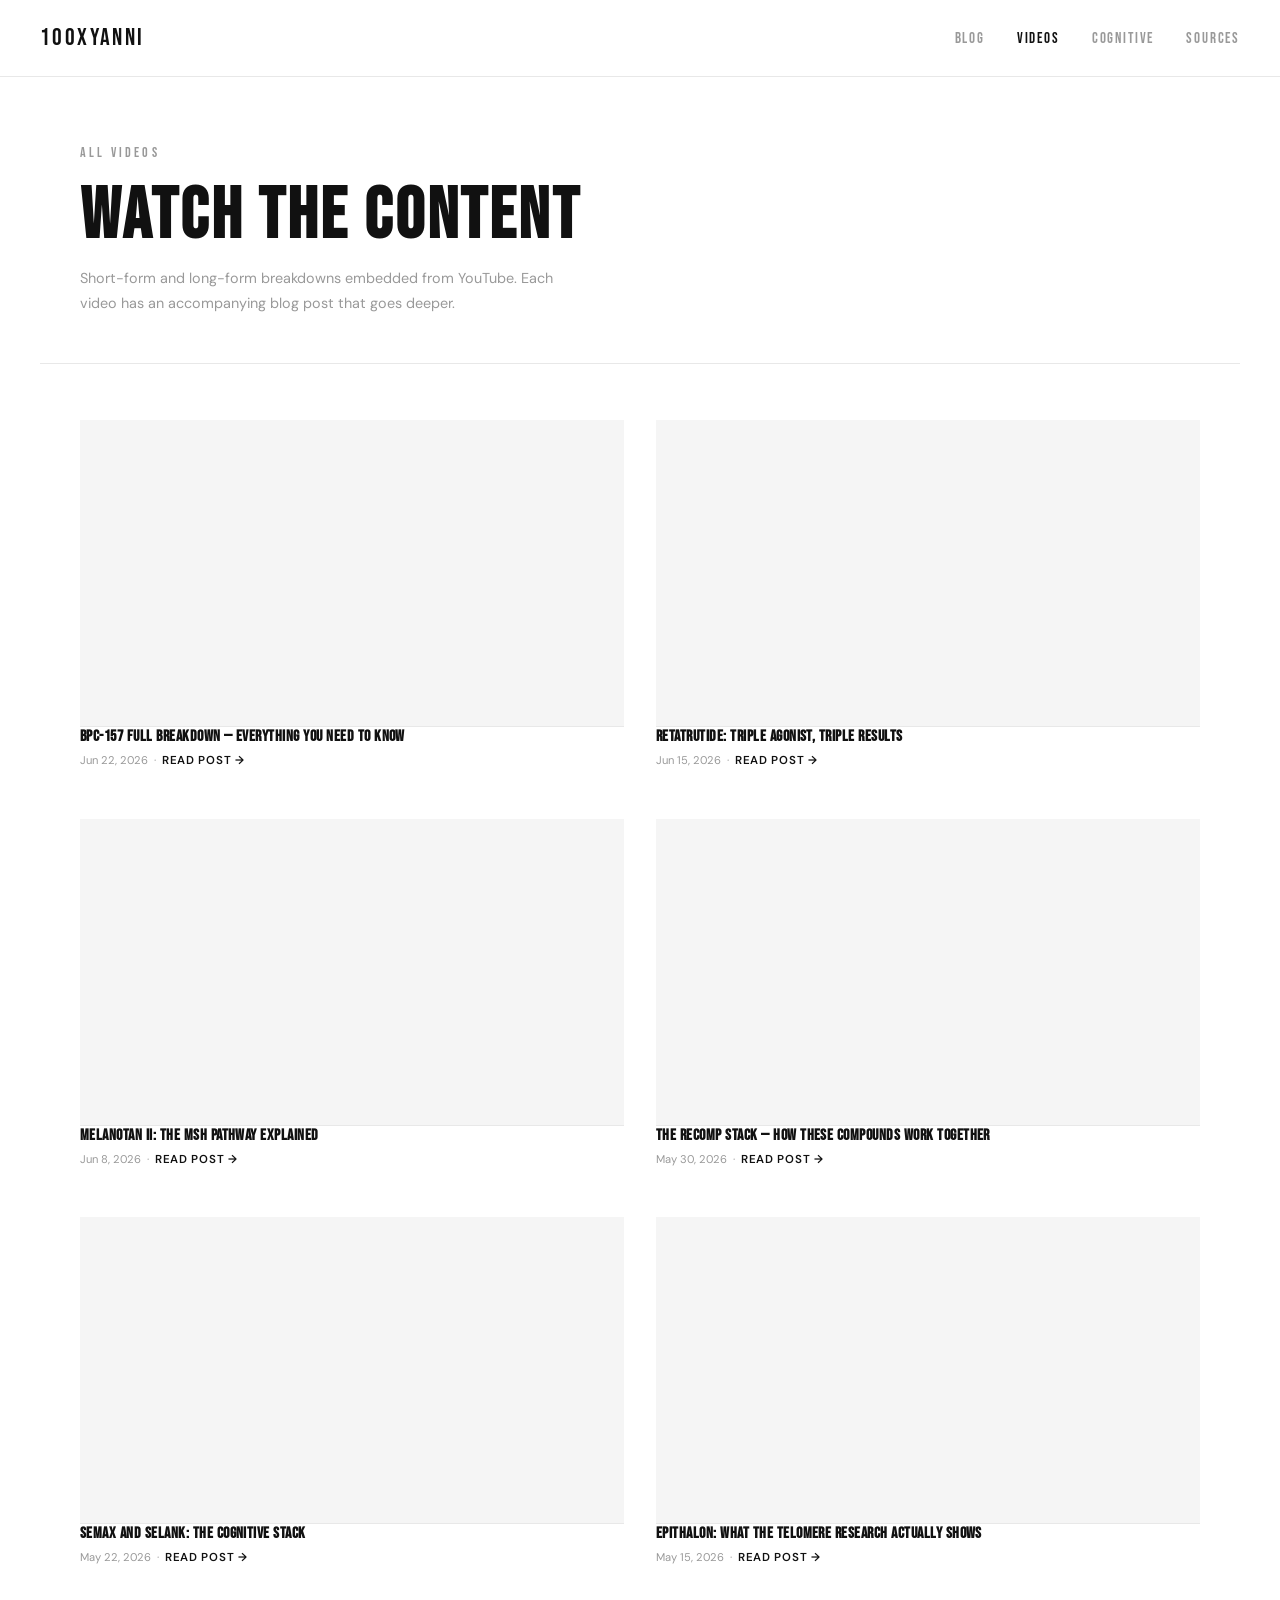
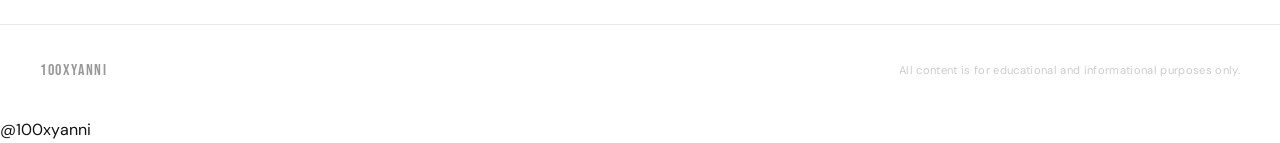
<file: videos.html>
<!DOCTYPE html>
<html lang="en">
<head>
  <meta charset="UTF-8" />
  <meta name="viewport" content="width=device-width, initial-scale=1.0" />
  <title>Videos — 100X Yanni</title>
  <link rel="stylesheet" href="assets/style.css" />
  <style>
    .page-hero {
      padding: 4rem 2.5rem 3rem;
      max-width: 1200px;
      margin: 0 auto;
      border-bottom: 1px solid var(--border);
    }

    .page-hero h1 {
      font-family: 'Bebas Neue', sans-serif;
      font-size: clamp(2.5rem, 6vw, 4.5rem);
      letter-spacing: 0.04em;
      line-height: 1;
      color: var(--text);
      margin-bottom: 0.8rem;
    }

    .page-hero p {
      font-size: 0.9rem;
      color: var(--muted);
      max-width: 480px;
    }

    .videos-grid {
      max-width: 1200px;
      margin: 0 auto;
      padding: 3.5rem 2.5rem;
      display: grid;
      grid-template-columns: repeat(2, 1fr);
      gap: 3rem 2rem;
    }

    @media (max-width: 760px) {
      .videos-grid { grid-template-columns: 1fr; padding: 2rem 1.2rem; }
      .page-hero { padding-left: 1.2rem; padding-right: 1.2rem; }
    }
  </style>
  
  
  <style>
    a,a:link,a:visited{color:inherit;text-decoration:none}
    .social-strip{display:flex;justify-content:flex-end;gap:12px;padding:10px 2.5rem;border-bottom:1px solid #e8e8e8;background:#fff}
    .s-btn{display:inline-flex;align-items:center;gap:5px;font-size:11px;font-weight:600;letter-spacing:.06em;color:#999;cursor:pointer;background:none;border:none;transition:color .15s;font-family:"DM Sans",sans-serif;text-decoration:none}
    .s-btn:hover{color:#111}
    .s-btn svg{width:13px;height:13px;flex-shrink:0}
    .nav-logo{font-family:"Bebas Neue",sans-serif!important;font-size:1.5rem;letter-spacing:.1em;color:#111!important;text-decoration:none!important}
    .nav-links a,.nav-links a:link,.nav-links a:visited{font-family:"Bebas Neue",sans-serif!important;font-size:.95rem;letter-spacing:.12em;text-transform:uppercase;color:#999!important;text-decoration:none!important;transition:color .15s}
    .nav-links a:hover,.nav-links a.active{color:#111!important}
    body{background:#fff;color:#111}
  </style>
</head>
<body>

  <nav>
    <a href="index.html" class="nav-logo">100XYANNI</a>
    <ul class="nav-links">
      <li><a href="blog/index.html">Blog</a></li>
      <li><a href="videos.html" class="active">Videos</a></li>
      <li><a href="cognitive/index.html">Cognitive</a></li>
      <li><a href="sources.html">Sources</a></li>
    </ul>
  </nav>

  <div class="page-hero">
    <p class="section-label">All Videos</p>
    <h1>Watch the Content</h1>
    <p>Short-form and long-form breakdowns embedded from YouTube. Each video has an accompanying blog post that goes deeper.</p>
  </div>

  <div class="videos-grid">

    <!-- Paste your YouTube video IDs in the src URLs below -->
    <!-- Format: https://www.youtube.com/embed/YOUR_VIDEO_ID -->

    <div class="video-card">
      <div class="embed-wrap">
        <iframe src="https://www.youtube.com/embed/VIDEO_ID_1"
          title="Video 1" allow="accelerometer; autoplay; clipboard-write; encrypted-media; gyroscope; picture-in-picture" allowfullscreen></iframe>
      </div>
      <h3>BPC-157 Full Breakdown — Everything You Need to Know</h3>
      <div class="card-meta">Jun 22, 2026 &nbsp;·&nbsp; <a href="blog/post-template.html" style="color:var(--text);font-size:0.72rem;letter-spacing:0.06em;text-transform:uppercase;font-weight:600;">Read Post →</a></div>
    </div>

    <div class="video-card">
      <div class="embed-wrap">
        <iframe src="https://www.youtube.com/embed/VIDEO_ID_2"
          title="Video 2" allow="accelerometer; autoplay; clipboard-write; encrypted-media; gyroscope; picture-in-picture" allowfullscreen></iframe>
      </div>
      <h3>Retatrutide: Triple Agonist, Triple Results</h3>
      <div class="card-meta">Jun 15, 2026 &nbsp;·&nbsp; <a href="blog/post-template.html" style="color:var(--text);font-size:0.72rem;letter-spacing:0.06em;text-transform:uppercase;font-weight:600;">Read Post →</a></div>
    </div>

    <div class="video-card">
      <div class="embed-wrap">
        <iframe src="https://www.youtube.com/embed/VIDEO_ID_3"
          title="Video 3" allow="accelerometer; autoplay; clipboard-write; encrypted-media; gyroscope; picture-in-picture" allowfullscreen></iframe>
      </div>
      <h3>Melanotan II: The MSH Pathway Explained</h3>
      <div class="card-meta">Jun 8, 2026 &nbsp;·&nbsp; <a href="blog/post-template.html" style="color:var(--text);font-size:0.72rem;letter-spacing:0.06em;text-transform:uppercase;font-weight:600;">Read Post →</a></div>
    </div>

    <div class="video-card">
      <div class="embed-wrap">
        <iframe src="https://www.youtube.com/embed/VIDEO_ID_4"
          title="Video 4" allow="accelerometer; autoplay; clipboard-write; encrypted-media; gyroscope; picture-in-picture" allowfullscreen></iframe>
      </div>
      <h3>The Recomp Stack — How These Compounds Work Together</h3>
      <div class="card-meta">May 30, 2026 &nbsp;·&nbsp; <a href="blog/post-template.html" style="color:var(--text);font-size:0.72rem;letter-spacing:0.06em;text-transform:uppercase;font-weight:600;">Read Post →</a></div>
    </div>

    <div class="video-card">
      <div class="embed-wrap">
        <iframe src="https://www.youtube.com/embed/VIDEO_ID_5"
          title="Video 5" allow="accelerometer; autoplay; clipboard-write; encrypted-media; gyroscope; picture-in-picture" allowfullscreen></iframe>
      </div>
      <h3>Semax and Selank: The Cognitive Stack</h3>
      <div class="card-meta">May 22, 2026 &nbsp;·&nbsp; <a href="blog/post-template.html" style="color:var(--text);font-size:0.72rem;letter-spacing:0.06em;text-transform:uppercase;font-weight:600;">Read Post →</a></div>
    </div>

    <div class="video-card">
      <div class="embed-wrap">
        <iframe src="https://www.youtube.com/embed/VIDEO_ID_6"
          title="Video 6" allow="accelerometer; autoplay; clipboard-write; encrypted-media; gyroscope; picture-in-picture" allowfullscreen></iframe>
      </div>
      <h3>Epithalon: What the Telomere Research Actually Shows</h3>
      <div class="card-meta">May 15, 2026 &nbsp;·&nbsp; <a href="blog/post-template.html" style="color:var(--text);font-size:0.72rem;letter-spacing:0.06em;text-transform:uppercase;font-weight:600;">Read Post →</a></div>
    </div>

  </div>

  <footer>
    <span class="footer-logo">100XYANNI</span>
    <span class="footer-note">All content is for educational and informational purposes only.</span>
  </footer>

  <div class="corner-tag">@100xyanni</div>

</body>
</html>
</file>
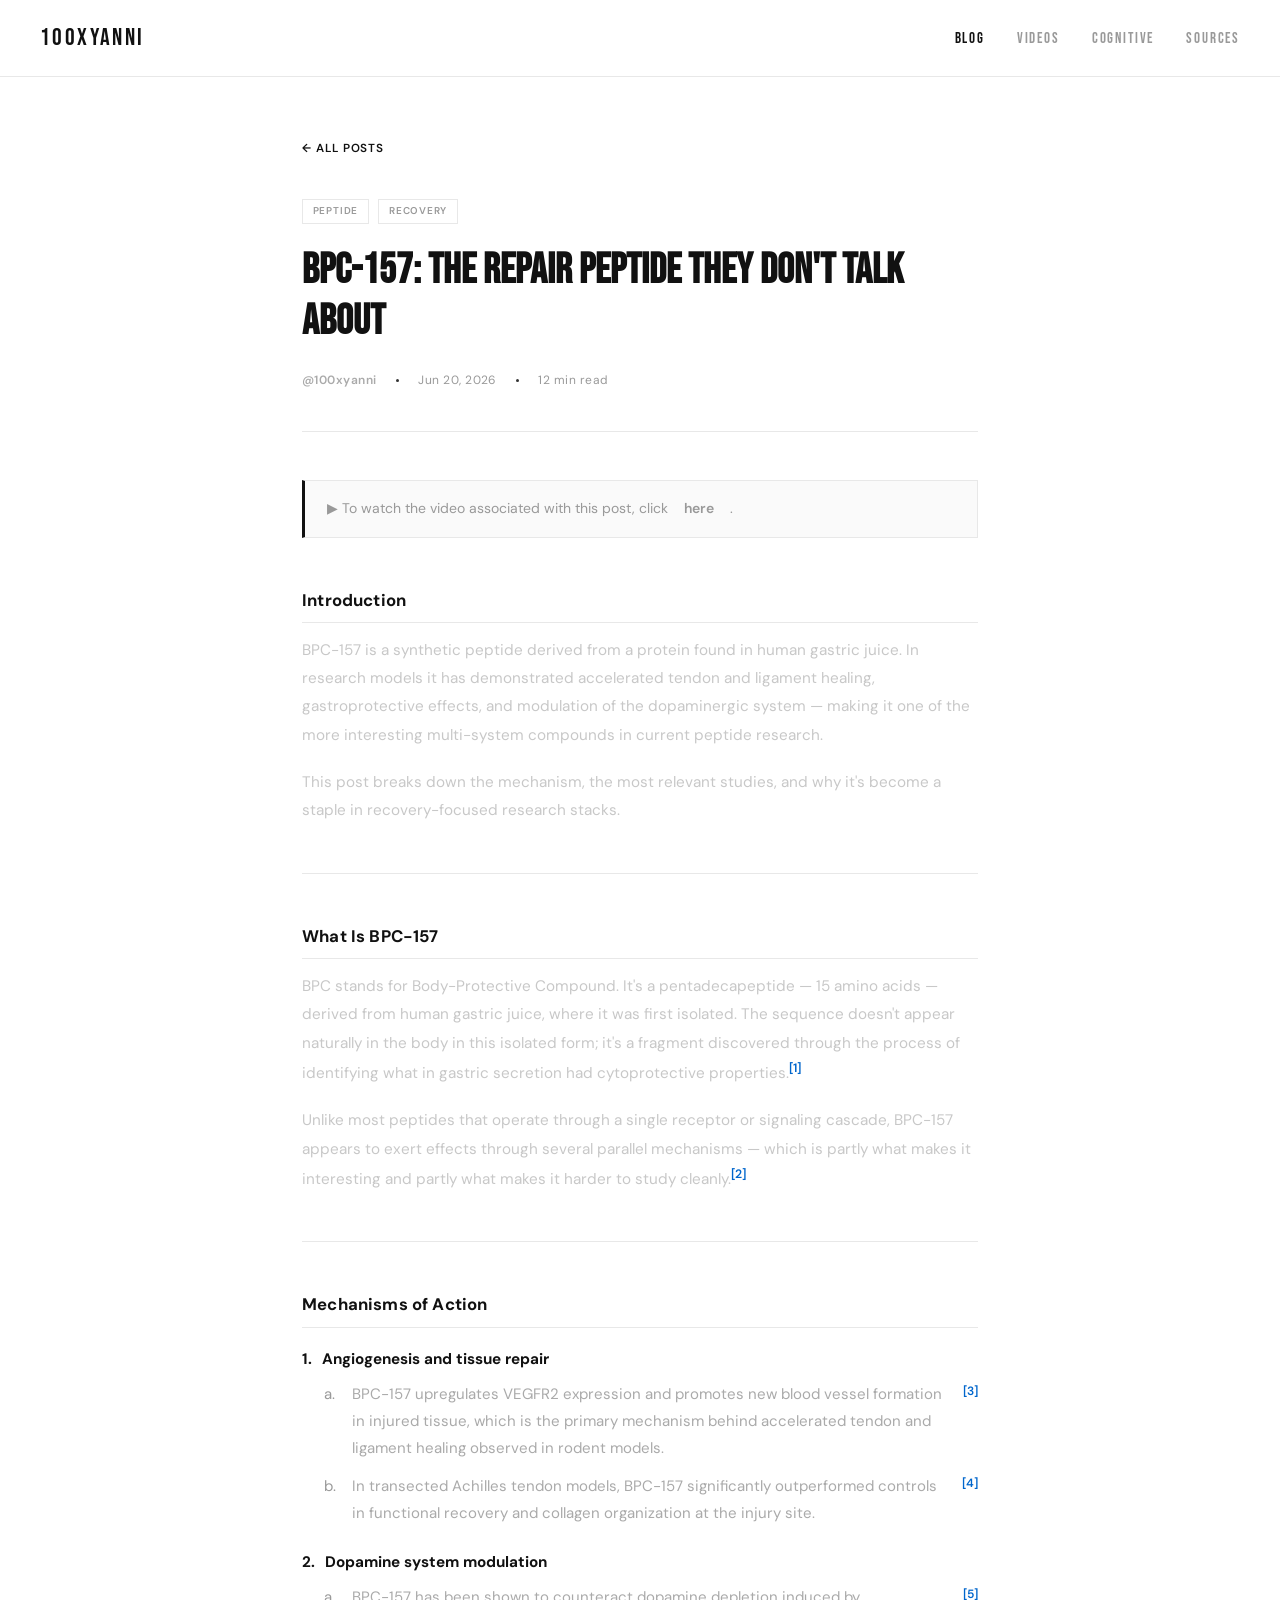
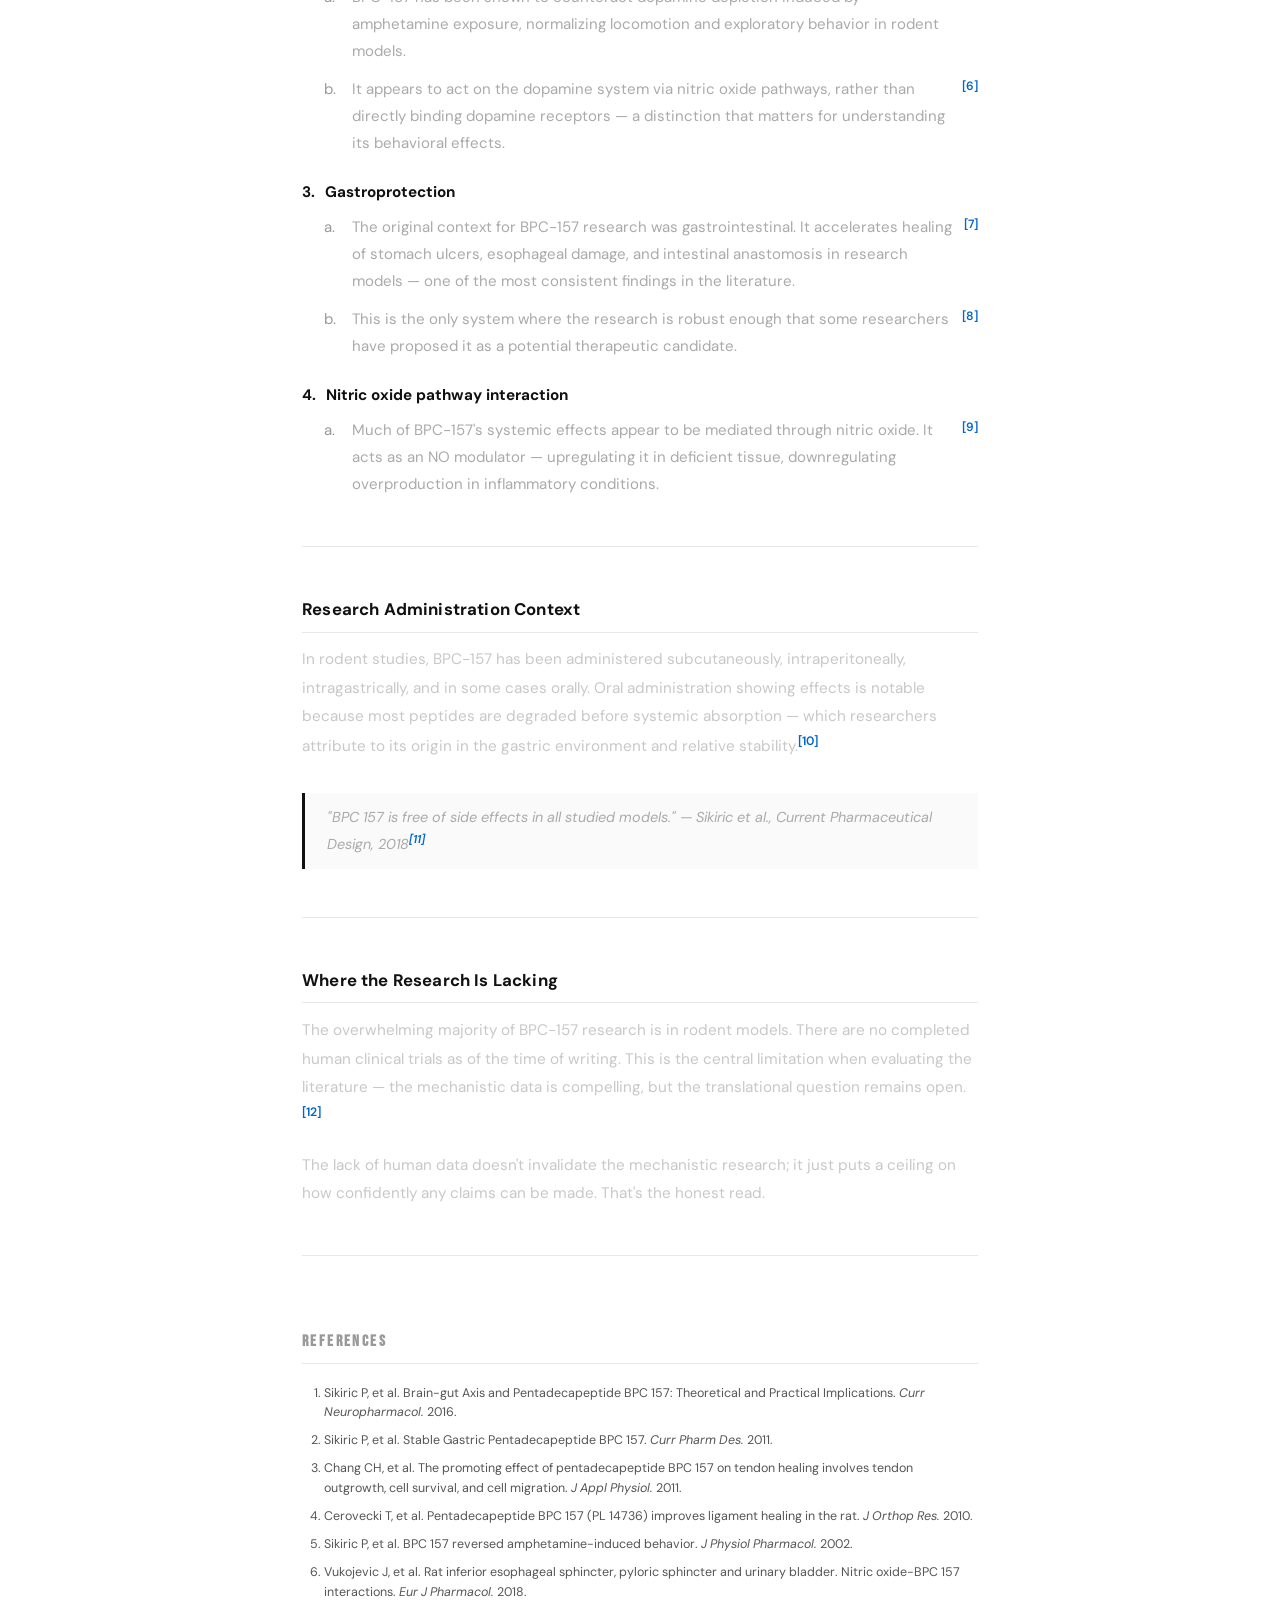
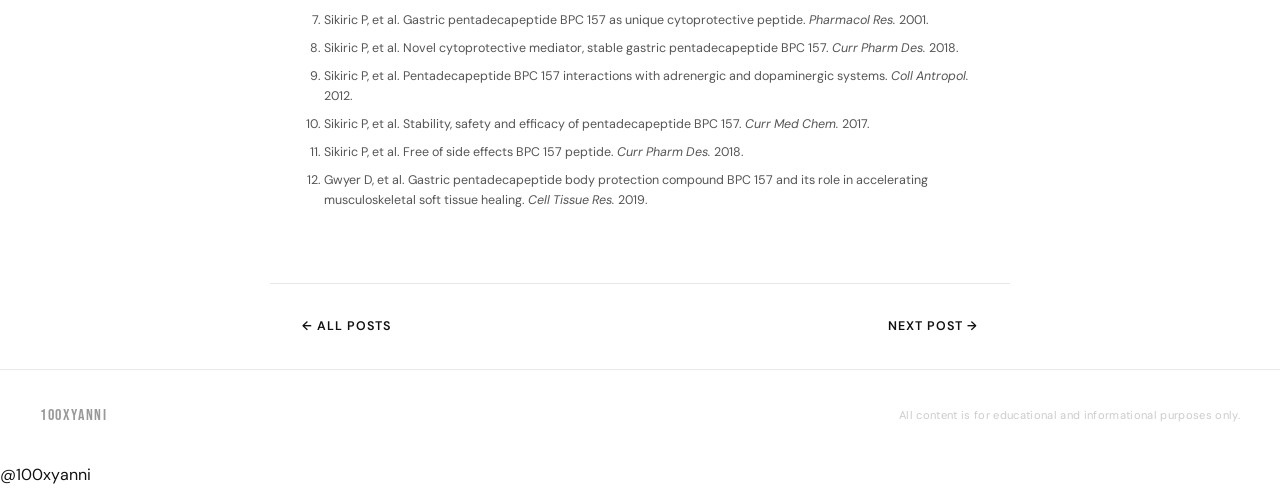
<file: blog/post-template.html>
<!DOCTYPE html>
<html lang="en">
<head>
  <meta charset="UTF-8" />
  <meta name="viewport" content="width=device-width, initial-scale=1.0" />
  <title>BPC-157: The Repair Peptide They Don't Talk About — 100X Yanni</title>
  <link rel="stylesheet" href="../assets/style.css" />
  <style>

    /* ── POST HEADER ── */
    .post-header {
      max-width: 740px;
      margin: 0 auto;
      padding: 3.5rem 2rem 0;
    }

    .post-back {
      display: inline-flex;
      align-items: center;
      gap: 0.5rem;
      font-size: 0.73rem;
      font-weight: 600;
      letter-spacing: 0.08em;
      text-transform: uppercase;
      color: var(--muted);
      margin-bottom: 2.5rem;
      transition: color 0.18s;
    }

    .post-back:hover { color: var(--text); }

    .post-tags {
      display: flex;
      gap: 0.6rem;
      margin-bottom: 1.4rem;
      flex-wrap: wrap;
    }

    .post-header h1 {
      font-family: 'Bebas Neue', sans-serif;
      font-size: clamp(1.9rem, 4vw, 2.6rem);
      line-height: 1.22;
      color: var(--text);
      margin-bottom: 1.4rem;
    }

    .post-meta {
      display: flex;
      align-items: center;
      gap: 1.2rem;
      font-size: 0.75rem;
      color: var(--muted);
      letter-spacing: 0.04em;
      padding-bottom: 2.5rem;
      border-bottom: 1px solid var(--border);
    }

    .post-meta .author {
      font-weight: 600;
      color: #aaa;
    }

    .meta-dot {
      width: 3px;
      height: 3px;
      border-radius: 50%;
      background: #333;
      flex-shrink: 0;
    }

    /* ── POST BODY ── */
    .post-body {
      max-width: 740px;
      margin: 0 auto;
      padding: 3rem 2rem 4rem;
    }

    /* Video link callout */
    .video-callout {
      display: flex;
      align-items: center;
      gap: 1rem;
      background: var(--bg2);
      border: 1px solid var(--border);
      border-left: 3px solid var(--text);
      padding: 1rem 1.4rem;
      margin-bottom: 3rem;
      font-size: 0.875rem;
      color: #999;
    }

    .video-callout a {
      color: var(--text);
      font-weight: 600;
      text-decoration: underline;
    }

    /* Body typography */
    .post-body h2 {
      font-family: 'DM Sans', sans-serif;
      font-size: 1.05rem;
      font-weight: 700;
      color: var(--text);
      margin: 2.5rem 0 0.8rem;
      letter-spacing: 0.01em;
    }

    .post-body h3 {
      font-family: 'DM Sans', sans-serif;
      font-size: 0.9rem;
      font-weight: 600;
      color: #bbb;
      margin: 1.8rem 0 0.6rem;
    }

    .post-body p {
      font-size: 0.955rem;
      color: #c8c8c8;
      line-height: 1.85;
      margin-bottom: 1.2rem;
    }

    /* Numbered sections like the reference image */
    .post-body ol.main-list {
      list-style: none;
      counter-reset: main-counter;
      margin: 1.2rem 0;
    }

    .post-body ol.main-list > li {
      counter-increment: main-counter;
      margin-bottom: 1.4rem;
    }

    .post-body ol.main-list > li > .list-heading {
      font-size: 0.955rem;
      font-weight: 700;
      color: var(--text);
      display: flex;
      gap: 0.6rem;
      margin-bottom: 0.5rem;
    }

    .post-body ol.main-list > li > .list-heading::before {
      content: counter(main-counter) ".";
      color: var(--text);
      flex-shrink: 0;
    }

    /* Sub-list (a., b., c.) */
    .post-body ol.sub-list {
      list-style: none;
      counter-reset: sub-counter;
      margin-left: 1.4rem;
    }

    .post-body ol.sub-list > li {
      counter-increment: sub-counter;
      font-size: 0.94rem;
      color: #aaa;
      line-height: 1.8;
      margin-bottom: 0.7rem;
      display: flex;
      gap: 0.6rem;
    }

    .post-body ol.sub-list > li::before {
      content: counter(sub-counter, lower-alpha) ".";
      color: var(--muted);
      flex-shrink: 0;
      min-width: 1.1rem;
    }

    /* Inline citations */
    .cite {
      color: var(--blue);
      font-size: 0.8em;
      vertical-align: super;
      font-weight: 600;
    }

    /* Blockquote */
    .post-body blockquote {
      border-left: 3px solid var(--text);
      padding: 0.8rem 1.4rem;
      margin: 2rem 0;
      background: var(--bg2);
      font-size: 0.9rem;
      color: #aaa;
      font-style: italic;
    }

    /* Divider */
    .post-body .section-break {
      border: none;
      border-top: 1px solid var(--border);
      margin: 3rem 0;
    }

    /* References section */
    .references {
      margin-top: 3rem;
      padding-top: 2rem;
      border-top: 1px solid var(--border);
    }

    .references h2 {
      font-family: 'Bebas Neue', sans-serif;
      font-size: 1rem;
      letter-spacing: 0.15em;
      color: var(--muted);
      margin-bottom: 1.2rem;
    }

    .references ol {
      list-style: decimal;
      padding-left: 1.4rem;
    }

    .references ol li {
      font-size: 0.78rem;
      color: #555;
      line-height: 1.6;
      margin-bottom: 0.5rem;
    }

    .references ol li a {
      color: var(--blue);
    }

    .references ol li a:hover { text-decoration: underline; }

    /* Next/prev nav */
    .post-nav {
      max-width: 740px;
      margin: 0 auto;
      padding: 2rem;
      display: flex;
      justify-content: space-between;
      border-top: 1px solid var(--border);
      gap: 1rem;
    }

    .post-nav a {
      font-size: 0.78rem;
      font-weight: 600;
      letter-spacing: 0.08em;
      text-transform: uppercase;
      color: var(--muted);
      transition: color 0.18s;
    }

    .post-nav a:hover { color: var(--text); }

    @media (max-width: 640px) {
      .post-header, .post-body { padding-left: 1.2rem; padding-right: 1.2rem; }
    }
  </style>
  
  
  <style>
    a,a:link,a:visited{color:inherit;text-decoration:none}
    .social-strip{display:flex;justify-content:flex-end;gap:12px;padding:10px 2.5rem;border-bottom:1px solid #e8e8e8;background:#fff}
    .s-btn{display:inline-flex;align-items:center;gap:5px;font-size:11px;font-weight:600;letter-spacing:.06em;color:#999;cursor:pointer;background:none;border:none;transition:color .15s;font-family:"DM Sans",sans-serif;text-decoration:none}
    .s-btn:hover{color:#111}
    .s-btn svg{width:13px;height:13px;flex-shrink:0}
    .nav-logo{font-family:"Bebas Neue",sans-serif!important;font-size:1.5rem;letter-spacing:.1em;color:#111!important;text-decoration:none!important}
    .nav-links a,.nav-links a:link,.nav-links a:visited{font-family:"Bebas Neue",sans-serif!important;font-size:.95rem;letter-spacing:.12em;text-transform:uppercase;color:#999!important;text-decoration:none!important;transition:color .15s}
    .nav-links a:hover,.nav-links a.active{color:#111!important}
    body{background:#fff;color:#111}
  </style>
</head>
<body>

  <nav>
    <a href="../index.html" class="nav-logo">100XYANNI</a>
    <ul class="nav-links">
      <li><a href="index.html" class="active">Blog</a></li>
      <li><a href="../videos.html">Videos</a></li>
      <li><a href="../cognitive/index.html">Cognitive</a></li>
      <li><a href="../sources.html">Sources</a></li>
    </ul>
  </nav>

  <!-- POST HEADER -->
  <div class="post-header">

    <a href="index.html" class="post-back">← All Posts</a>

    <div class="post-tags">
      <span class="tag green">Peptide</span>
      <span class="tag">Recovery</span>
    </div>

    <h1>BPC-157: The Repair Peptide They Don't Talk About</h1>

    <div class="post-meta">
      <span class="author">@100xyanni</span>
      <span class="meta-dot"></span>
      <span>Jun 20, 2026</span>
      <span class="meta-dot"></span>
      <span>12 min read</span>
    </div>

  </div>

  <!-- POST BODY -->
  <div class="post-body">

    <!-- Video link -->
    <div class="video-callout">
      ▶ To watch the video associated with this post, click <a href="#" target="_blank">here</a>.
    </div>

    <!-- ─────────────────────────────── -->
    <h2>Introduction</h2>

    <p>BPC-157 is a synthetic peptide derived from a protein found in human gastric juice. In research models it has demonstrated accelerated tendon and ligament healing, gastroprotective effects, and modulation of the dopaminergic system — making it one of the more interesting multi-system compounds in current peptide research.</p>

    <p>This post breaks down the mechanism, the most relevant studies, and why it's become a staple in recovery-focused research stacks.</p>

    <hr class="section-break" />

    <!-- ─────────────────────────────── -->
    <h2>What Is BPC-157</h2>

    <p>BPC stands for Body-Protective Compound. It's a pentadecapeptide — 15 amino acids — derived from human gastric juice, where it was first isolated. The sequence doesn't appear naturally in the body in this isolated form; it's a fragment discovered through the process of identifying what in gastric secretion had cytoprotective properties.<span class="cite">[1]</span></p>

    <p>Unlike most peptides that operate through a single receptor or signaling cascade, BPC-157 appears to exert effects through several parallel mechanisms — which is partly what makes it interesting and partly what makes it harder to study cleanly.<span class="cite">[2]</span></p>

    <hr class="section-break" />

    <!-- ─────────────────────────────── -->
    <h2>Mechanisms of Action</h2>

    <ol class="main-list">

      <li>
        <div class="list-heading">Angiogenesis and tissue repair</div>
        <ol class="sub-list">
          <li>BPC-157 upregulates VEGFR2 expression and promotes new blood vessel formation in injured tissue, which is the primary mechanism behind accelerated tendon and ligament healing observed in rodent models.<span class="cite">[3]</span></li>
          <li>In transected Achilles tendon models, BPC-157 significantly outperformed controls in functional recovery and collagen organization at the injury site.<span class="cite">[4]</span></li>
        </ol>
      </li>

      <li>
        <div class="list-heading">Dopamine system modulation</div>
        <ol class="sub-list">
          <li>BPC-157 has been shown to counteract dopamine depletion induced by amphetamine exposure, normalizing locomotion and exploratory behavior in rodent models.<span class="cite">[5]</span></li>
          <li>It appears to act on the dopamine system via nitric oxide pathways, rather than directly binding dopamine receptors — a distinction that matters for understanding its behavioral effects.<span class="cite">[6]</span></li>
        </ol>
      </li>

      <li>
        <div class="list-heading">Gastroprotection</div>
        <ol class="sub-list">
          <li>The original context for BPC-157 research was gastrointestinal. It accelerates healing of stomach ulcers, esophageal damage, and intestinal anastomosis in research models — one of the most consistent findings in the literature.<span class="cite">[7]</span></li>
          <li>This is the only system where the research is robust enough that some researchers have proposed it as a potential therapeutic candidate.<span class="cite">[8]</span></li>
        </ol>
      </li>

      <li>
        <div class="list-heading">Nitric oxide pathway interaction</div>
        <ol class="sub-list">
          <li>Much of BPC-157's systemic effects appear to be mediated through nitric oxide. It acts as an NO modulator — upregulating it in deficient tissue, downregulating overproduction in inflammatory conditions.<span class="cite">[9]</span></li>
        </ol>
      </li>

    </ol>

    <hr class="section-break" />

    <!-- ─────────────────────────────── -->
    <h2>Research Administration Context</h2>

    <p>In rodent studies, BPC-157 has been administered subcutaneously, intraperitoneally, intragastrically, and in some cases orally. Oral administration showing effects is notable because most peptides are degraded before systemic absorption — which researchers attribute to its origin in the gastric environment and relative stability.<span class="cite">[10]</span></p>

    <blockquote>
      "BPC 157 is free of side effects in all studied models." — Sikiric et al., Current Pharmaceutical Design, 2018<span class="cite">[11]</span>
    </blockquote>

    <hr class="section-break" />

    <!-- ─────────────────────────────── -->
    <h2>Where the Research Is Lacking</h2>

    <p>The overwhelming majority of BPC-157 research is in rodent models. There are no completed human clinical trials as of the time of writing. This is the central limitation when evaluating the literature — the mechanistic data is compelling, but the translational question remains open.<span class="cite">[12]</span></p>

    <p>The lack of human data doesn't invalidate the mechanistic research; it just puts a ceiling on how confidently any claims can be made. That's the honest read.</p>

    <!-- ─────────────────────────────── -->
    <!-- REFERENCES -->
    <div class="references">
      <h2>References</h2>
      <ol>
        <li>Sikiric P, et al. Brain-gut Axis and Pentadecapeptide BPC 157: Theoretical and Practical Implications. <em>Curr Neuropharmacol.</em> 2016.</li>
        <li>Sikiric P, et al. Stable Gastric Pentadecapeptide BPC 157. <em>Curr Pharm Des.</em> 2011.</li>
        <li>Chang CH, et al. The promoting effect of pentadecapeptide BPC 157 on tendon healing involves tendon outgrowth, cell survival, and cell migration. <em>J Appl Physiol.</em> 2011.</li>
        <li>Cerovecki T, et al. Pentadecapeptide BPC 157 (PL 14736) improves ligament healing in the rat. <em>J Orthop Res.</em> 2010.</li>
        <li>Sikiric P, et al. BPC 157 reversed amphetamine-induced behavior. <em>J Physiol Pharmacol.</em> 2002.</li>
        <li>Vukojevic J, et al. Rat inferior esophageal sphincter, pyloric sphincter and urinary bladder. Nitric oxide-BPC 157 interactions. <em>Eur J Pharmacol.</em> 2018.</li>
        <li>Sikiric P, et al. Gastric pentadecapeptide BPC 157 as unique cytoprotective peptide. <em>Pharmacol Res.</em> 2001.</li>
        <li>Sikiric P, et al. Novel cytoprotective mediator, stable gastric pentadecapeptide BPC 157. <em>Curr Pharm Des.</em> 2018.</li>
        <li>Sikiric P, et al. Pentadecapeptide BPC 157 interactions with adrenergic and dopaminergic systems. <em>Coll Antropol.</em> 2012.</li>
        <li>Sikiric P, et al. Stability, safety and efficacy of pentadecapeptide BPC 157. <em>Curr Med Chem.</em> 2017.</li>
        <li>Sikiric P, et al. Free of side effects BPC 157 peptide. <em>Curr Pharm Des.</em> 2018.</li>
        <li>Gwyer D, et al. Gastric pentadecapeptide body protection compound BPC 157 and its role in accelerating musculoskeletal soft tissue healing. <em>Cell Tissue Res.</em> 2019.</li>
      </ol>
    </div>

  </div>

  <!-- POST NAV -->
  <div class="post-nav">
    <a href="index.html">← All Posts</a>
    <a href="post-template.html">Next Post →</a>
  </div>

  <footer>
    <span class="footer-logo">100XYANNI</span>
    <span class="footer-note">All content is for educational and informational purposes only.</span>
  </footer>

  <div class="corner-tag">@100xyanni</div>

</body>
</html>
</file>
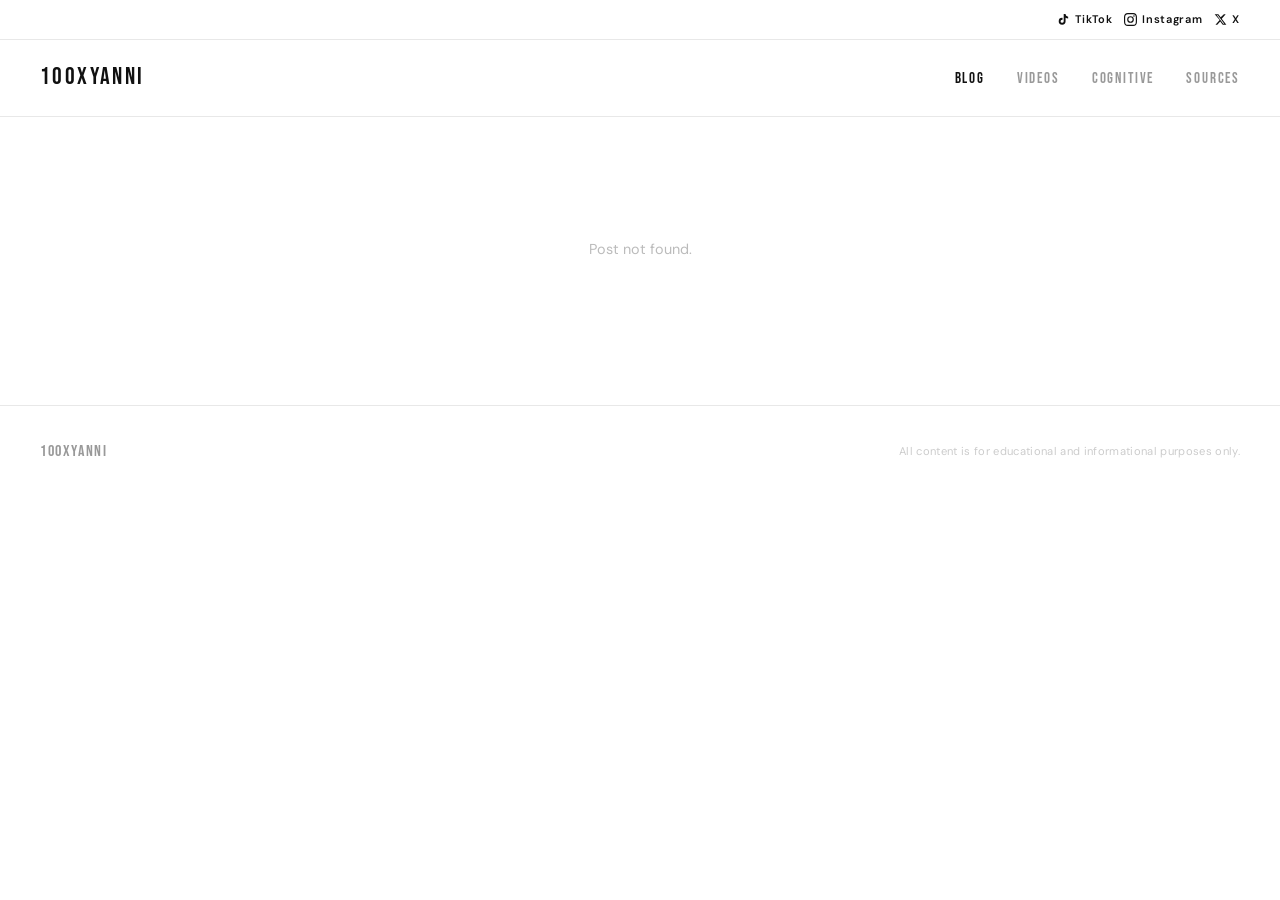
<file: blog/post.html>
<!DOCTYPE html>
<html lang="en">
<head>
  <meta charset="UTF-8" />
  <meta name="viewport" content="width=device-width, initial-scale=1.0" />
  <title>Post — 100X Yanni</title>
  <link rel="stylesheet" href="../assets/style.css" />
  <style>
    a,a:link,a:visited{color:inherit;text-decoration:none}
    .social-strip{display:flex;justify-content:flex-end;gap:12px;padding:10px 2.5rem;border-bottom:1px solid #e8e8e8}
    .s-btn{display:inline-flex;align-items:center;gap:5px;font-size:11px;font-weight:600;letter-spacing:.06em;color:#999;background:none;border:none;cursor:pointer;font-family:"DM Sans",sans-serif;text-decoration:none;transition:color .15s}
    .s-btn:hover{color:#111}
    .s-btn svg{width:13px;height:13px}
    .nav-logo{font-family:"Bebas Neue",sans-serif!important;font-size:1.5rem;letter-spacing:.1em;color:#111!important;text-decoration:none!important}
    .nav-links a,.nav-links a:link,.nav-links a:visited{font-family:"Bebas Neue",sans-serif!important;font-size:.95rem;letter-spacing:.12em;text-transform:uppercase;color:#999!important;text-decoration:none!important;transition:color .15s}
    .nav-links a:hover,.nav-links a.active{color:#111!important}
    body{background:#fff;color:#111}

    .post-wrap { max-width:700px; margin:0 auto; padding:3.5rem 2rem 5rem; }

    .post-back {
      display:inline-flex; align-items:center; gap:.4rem;
      font-size:.7rem; font-weight:600; letter-spacing:.1em; text-transform:uppercase;
      color:#bbb; margin-bottom:2rem; transition:color .15s; cursor:pointer;
    }
    .post-back:hover { color:#111; }

    .post-header { margin-bottom:2.5rem; padding-bottom:2rem; border-bottom:1px solid #e8e8e8; }

    .post-tag {
      display:inline-block; font-size:.6rem; font-weight:700; letter-spacing:.1em;
      text-transform:uppercase; border:1px solid #e8e8e8; color:#bbb;
      padding:2px 8px; margin-bottom:1rem;
    }

    .post-header h1 {
      font-family:'Bebas Neue',sans-serif;
      font-size:clamp(1.8rem,4vw,3rem);
      letter-spacing:.03em; line-height:1.1; color:#111; margin-bottom:.8rem;
    }

    .post-meta { display:flex; gap:1rem; font-size:.7rem; color:#bbb; flex-wrap:wrap; }

    .video-callout {
      display:flex; align-items:center; gap:.8rem;
      background:#fafafa; border:1px solid #e8e8e8;
      border-left:2px solid #111; padding:.9rem 1.2rem;
      margin-bottom:2.5rem; font-size:.85rem; color:#999;
    }
    .video-callout a { color:#111; font-weight:600; text-decoration:underline; }

    /* rendered content */
    #post-content h2 {
      font-family:'Bebas Neue',sans-serif; font-size:1rem; letter-spacing:.12em;
      color:#111; margin:2.5rem 0 .8rem; padding-bottom:.5rem; border-bottom:1px solid #e8e8e8;
    }
    #post-content p {
      font-size:.92rem; color:#444; line-height:1.85; margin-bottom:1rem;
    }

    .not-found { padding:4rem 2rem; text-align:center; }
    .not-found p { font-size:.9rem; color:#bbb; }

    @media (max-width:640px) { .post-wrap { padding:2rem 1.2rem 3rem; } }
  </style>
</head>
<body>

  <div class="social-strip">
    <a href="https://www.tiktok.com/@yannijereissati" target="_blank" rel="noopener" class="s-btn">
      <svg viewBox="0 0 24 24" fill="currentColor"><path d="M19.59 6.69a4.83 4.83 0 01-3.77-4.25V2h-3.45v13.67a2.89 2.89 0 01-2.88 2.5 2.89 2.89 0 01-2.89-2.89 2.89 2.89 0 012.89-2.89c.28 0 .54.04.79.1V9.01a6.32 6.32 0 00-.79-.05 6.34 6.34 0 00-6.34 6.34 6.34 6.34 0 006.34 6.34 6.34 6.34 0 006.33-6.34V8.75a8.16 8.16 0 004.77 1.52V6.82a4.85 4.85 0 01-1-.13z"/></svg>TikTok
    </a>
    <a href="https://www.instagram.com/100xyanni" target="_blank" rel="noopener" class="s-btn">
      <svg viewBox="0 0 24 24" fill="currentColor"><path d="M12 2.163c3.204 0 3.584.012 4.85.07 3.252.148 4.771 1.691 4.919 4.919.058 1.265.069 1.645.069 4.849 0 3.205-.012 3.584-.069 4.849-.149 3.225-1.664 4.771-4.919 4.919-1.266.058-1.644.07-4.85.07-3.204 0-3.584-.012-4.849-.07-3.26-.149-4.771-1.699-4.919-4.92-.058-1.265-.07-1.644-.07-4.849 0-3.204.013-3.583.07-4.849.149-3.227 1.664-4.771 4.919-4.919 1.266-.057 1.645-.069 4.849-.069zM12 0C8.741 0 8.333.014 7.053.072 2.695.272.273 2.69.073 7.052.014 8.333 0 8.741 0 12c0 3.259.014 3.668.072 4.948.2 4.358 2.618 6.78 6.98 6.98C8.333 23.986 8.741 24 12 24c3.259 0 3.668-.014 4.948-.072 4.354-.2 6.782-2.618 6.979-6.98.059-1.28.073-1.689.073-4.948 0-3.259-.014-3.667-.072-4.947-.196-4.354-2.617-6.78-6.979-6.98C15.668.014 15.259 0 12 0zm0 5.838a6.162 6.162 0 100 12.324 6.162 6.162 0 000-12.324zM12 16a4 4 0 110-8 4 4 0 010 8zm6.406-11.845a1.44 1.44 0 100 2.881 1.44 1.44 0 000-2.881z"/></svg>Instagram
    </a>
    <a href="https://www.twitter.com/100xyanni" target="_blank" rel="noopener" class="s-btn">
      <svg viewBox="0 0 24 24" fill="currentColor"><path d="M18.244 2.25h3.308l-7.227 8.26 8.502 11.24H16.17l-4.714-6.231-5.401 6.231H2.748l7.73-8.835L1.254 2.25H8.08l4.259 5.63L18.244 2.25zm-1.161 17.52h1.833L7.084 4.126H5.117L17.083 19.77z"/></svg>X
    </a>
  </div>

  <nav>
    <a href="../index.html" class="nav-logo">100XYANNI</a>
    <ul class="nav-links">
      <li><a href="index.html" class="active">Blog</a></li>
      <li><a href="../videos.html">Videos</a></li>
      <li><a href="../cognitive/index.html">Cognitive</a></li>
      <li><a href="../sources.html">Sources</a></li>
    </ul>
  </nav>

  <div class="post-wrap" id="post-wrap">
    <div class="not-found"><p>Loading...</p></div>
  </div>

  <footer>
    <span class="footer-logo">100XYANNI</span>
    <span class="footer-note">All content is for educational and informational purposes only.</span>
  </footer>

  <script>
    const STORE_KEY = '100xyanni_posts';

    function getPosts() {
      try { return JSON.parse(localStorage.getItem(STORE_KEY)) || []; }
      catch { return []; }
    }

    function parseContent(raw) {
      // Split into blocks by blank lines
      const blocks = raw.split(/\n\s*\n/);
      return blocks.map(block => {
        block = block.trim();
        if (!block) return '';
        if (block.startsWith('## ')) {
          return `<h2>${block.replace(/^## /, '')}</h2>`;
        }
        // inline line breaks within a block
        const lines = block.split('\n').map(l => l.trim()).filter(Boolean);
        return `<p>${lines.join('<br>')}</p>`;
      }).join('');
    }

    function render() {
      const params = new URLSearchParams(window.location.search);
      const id = params.get('id');
      const wrap = document.getElementById('post-wrap');

      if (!id) {
        wrap.innerHTML = '<div class="not-found"><p>Post not found.</p></div>';
        return;
      }

      const posts = getPosts();
      const post = posts.find(p => p.id === id);

      if (!post) {
        wrap.innerHTML = '<div class="not-found"><p>Post not found. It may have been deleted.</p></div>';
        return;
      }

      let videoBlock = '';
      if (post.video) {
        videoBlock = `<div class="video-callout">▶ Watch the video associated with this post: <a href="${post.video}" target="_blank" rel="noopener">here</a></div>`;
      }

      wrap.innerHTML = `
        <a href="index.html" class="post-back">← All Posts</a>
        <div class="post-header">
          ${post.tag ? `<span class="post-tag">${post.tag}</span>` : ''}
          <h1>${post.title}</h1>
          <div class="post-meta">
            <span>@100xyanni</span>
            <span>·</span>
            <span>${post.date || ''}</span>
            ${post.readtime ? `<span>·</span><span>${post.readtime}</span>` : ''}
          </div>
        </div>
        ${videoBlock}
        <div id="post-content">${parseContent(post.content)}</div>
      `;

      // Update page title
      document.title = post.title + ' — 100X Yanni';
    }

    render();
  </script>

</body>
</html>
</file>
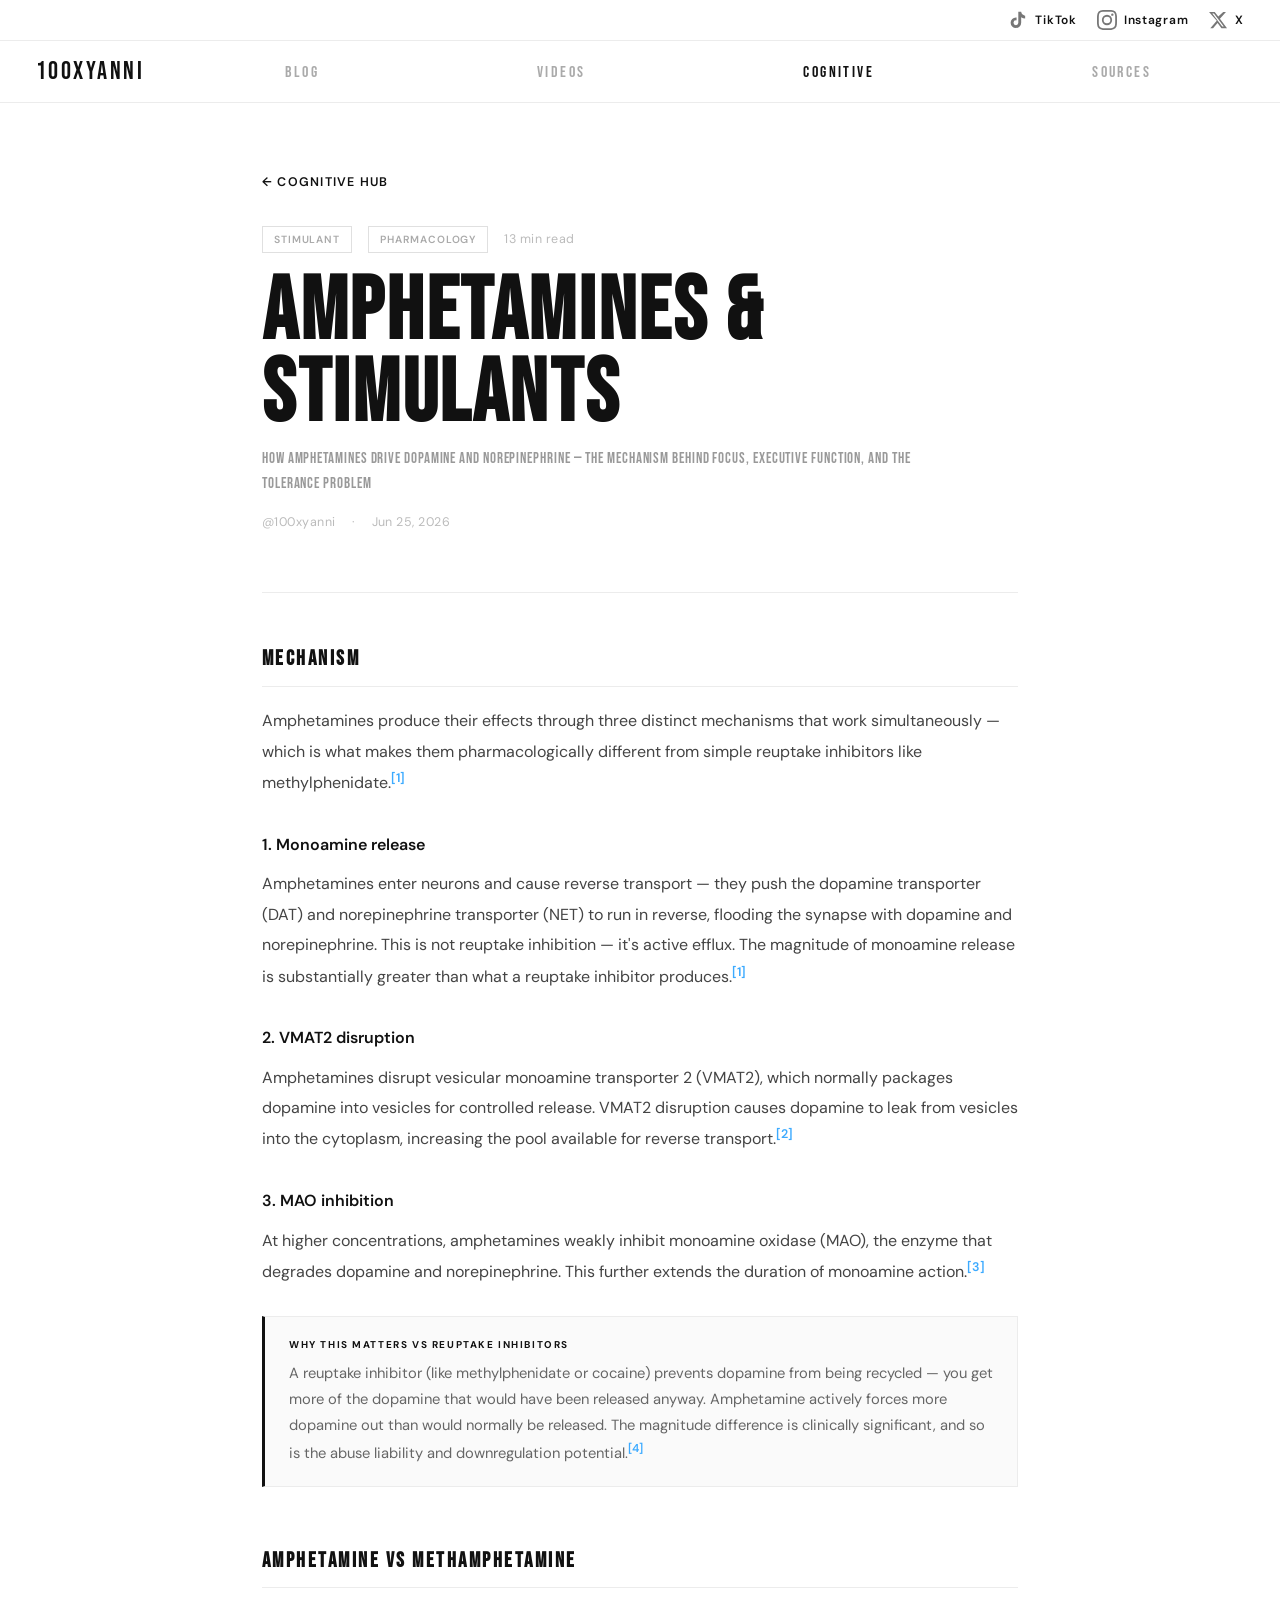
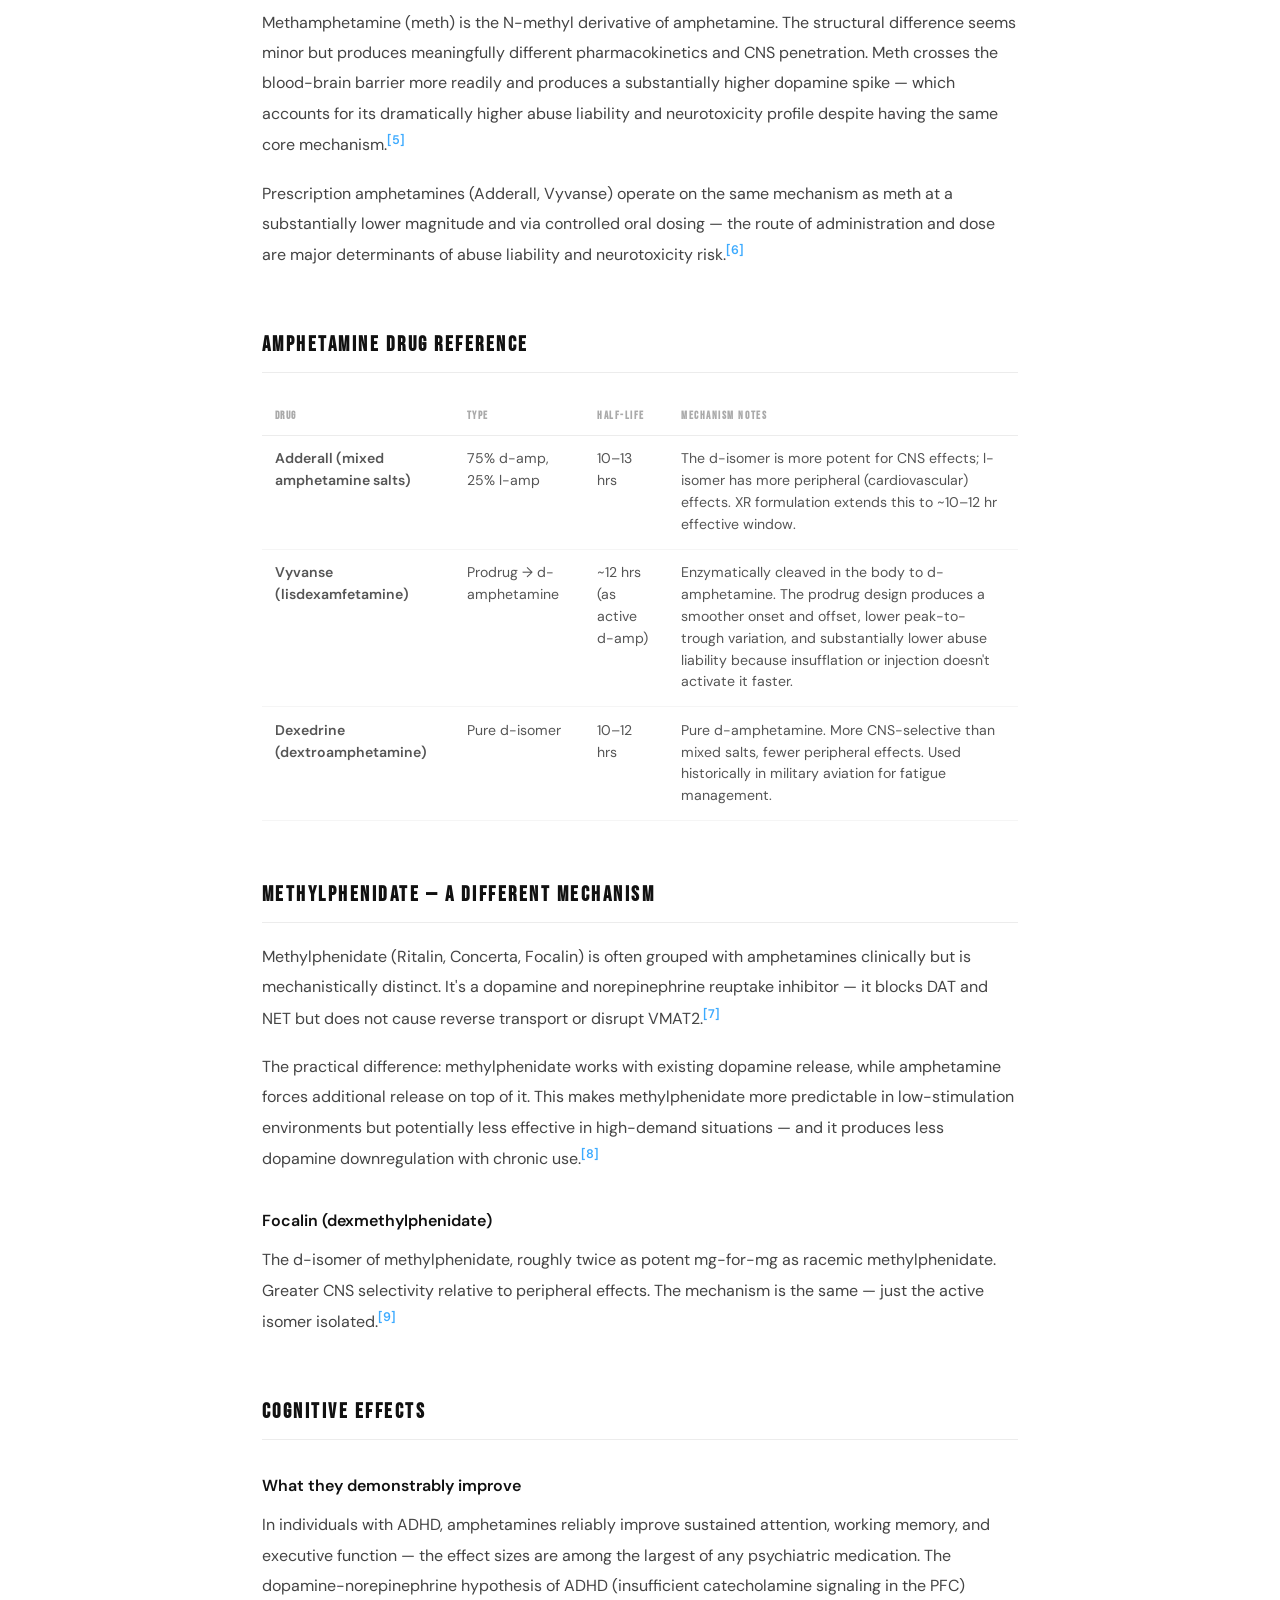
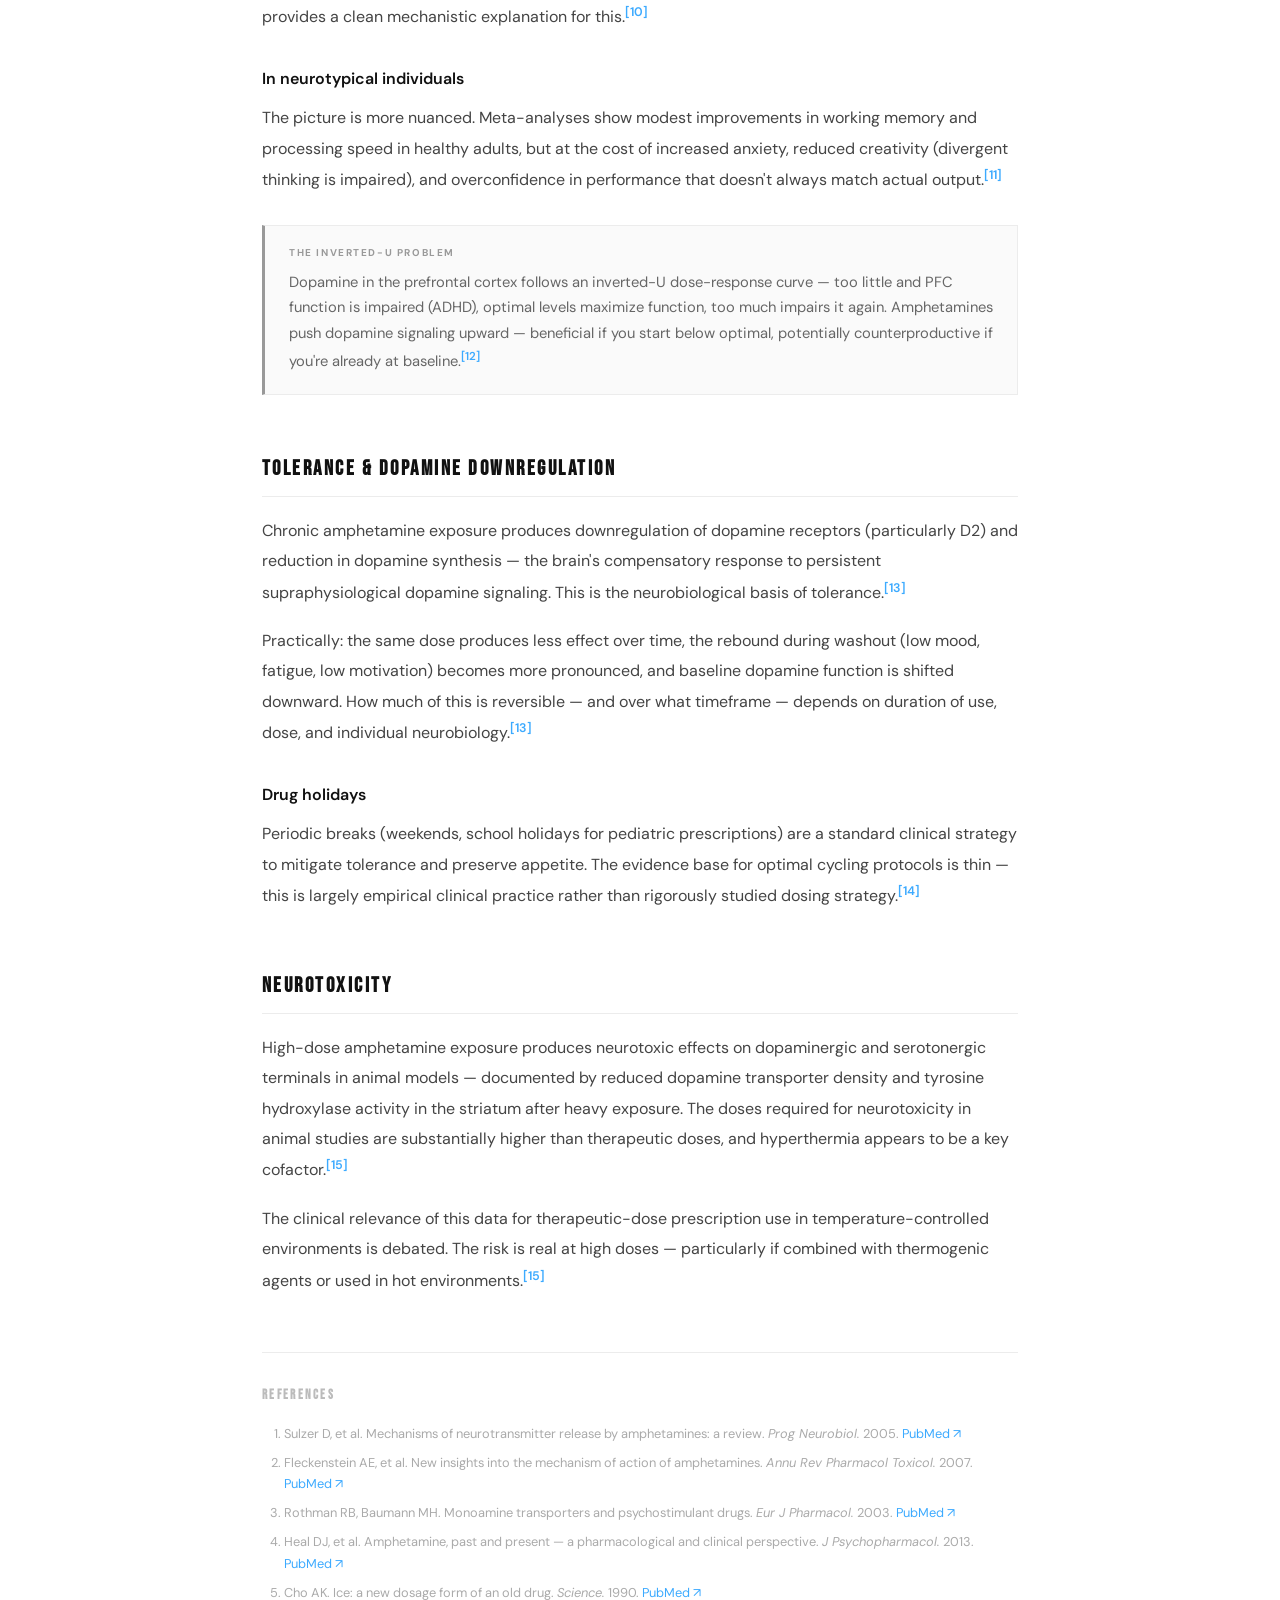
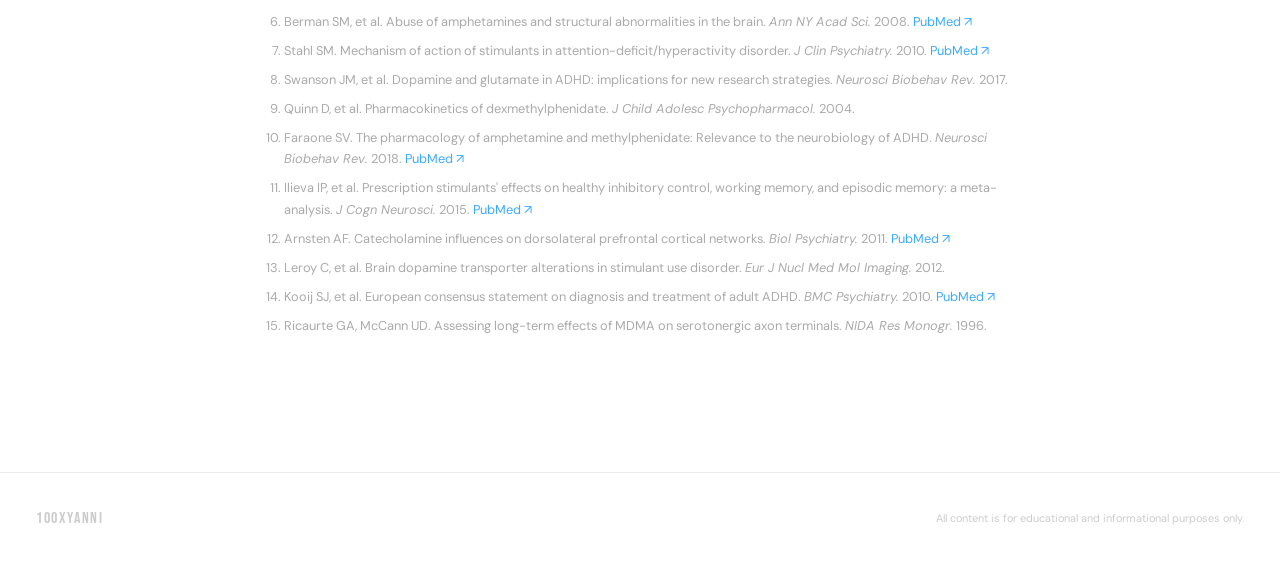
<file: cognitive/amphetamines.html>
<!DOCTYPE html>
<html lang="en">
<head>
  <meta charset="UTF-8" />
  <meta name="viewport" content="width=device-width, initial-scale=1.0" />
  <title>Amphetamines &amp; Stimulants — 100X Yanni Cognitive</title>
  <link rel="stylesheet" href="../assets/style.css" />
  
  
  
  <style>
    *, *::before, *::after { box-sizing: border-box; margin: 0; padding: 0; }
    body { background: #fff; color: #111; font-family: 'DM Sans', sans-serif; -webkit-font-smoothing: antialiased; }
    a, a:link, a:visited { color: inherit; text-decoration: none; }

    /* SOCIAL */
    .social-strip { display:flex; justify-content:flex-end; align-items:center; gap:20px; padding:10px 36px; background:#fff; border-bottom:1px solid #ececec; }
    .soc-btn { display:inline-flex; align-items:center; gap:7px; font-family:'DM Sans',sans-serif; font-size:12px; font-weight:600; letter-spacing:.06em; color:#777; text-decoration:none; transition:color .15s; }
    .soc-btn:hover { color:#111; }
    .soc-btn svg { width:20px; height:20px; fill:#777; flex-shrink:0; display:block; transition:fill .15s; }
    .soc-btn:hover svg { fill:#111; }

    /* NAV */
    nav { display:flex; align-items:center; padding:0 36px; border-bottom:1px solid #ececec; position:sticky; top:0; background:#fff; z-index:100; height:62px; }
    .nav-logo { font-family:'Bebas Neue',sans-serif; font-size:1.55rem; letter-spacing:.1em; color:#111; white-space:nowrap; margin-right:3rem; text-decoration:none; }
    .nav-links { display:flex; flex:1; justify-content:space-around; list-style:none; align-items:center; }
    .nav-links a, .nav-links a:link, .nav-links a:visited { font-family:'Bebas Neue',sans-serif; font-size:1rem; letter-spacing:.15em; color:#aaa; text-decoration:none; transition:color .15s; }
    .nav-links a:hover, .nav-links a.active { color:#111; }

    /* PAGE */
    .lesson-page { max-width: 820px; margin: 0 auto; padding: 4rem 2rem 6rem; }

    /* BACK */
    .back { display:inline-flex; align-items:center; gap:.4rem; font-size:.78rem; font-weight:600; letter-spacing:.1em; text-transform:uppercase; color:#bbb; margin-bottom:2rem; transition:color .15s; }
    .back:hover { color:#111; }

    /* HEADER */
    .lesson-header { margin-bottom:3rem; padding-bottom:2.5rem; border-bottom:1px solid #ececec; }
    .lesson-meta { display:flex; gap:1rem; font-size:.78rem; color:#bbb; flex-wrap:wrap; margin-bottom:1.2rem; align-items:center; }
    .tag { display:inline-block; font-size:.65rem; font-weight:600; letter-spacing:.08em; text-transform:uppercase; padding:.25rem .7rem; border:1px solid #e0e0e0; color:#aaa; }
    .lesson-header h1 { font-family:'Bebas Neue',sans-serif; font-size:clamp(3rem,7vw,5.5rem); letter-spacing:.03em; line-height:.93; color:#111; margin-bottom:.7rem; }
    .subtitle { font-size:1.05rem; color:#999; line-height:1.6; max-width:680px; }

    /* BODY */
    .lesson-section { margin-bottom:3.5rem; scroll-margin-top:5rem; }
    .lesson-section h2 { font-family:'Bebas Neue',sans-serif; font-size:1.3rem; letter-spacing:.12em; color:#111; margin-bottom:1.2rem; padding-bottom:.6rem; border-bottom:1px solid #ececec; }
    .lesson-section h3 { font-size:1rem; font-weight:600; color:#111; margin:2rem 0 .7rem; }
    .lesson-section p { font-size:1rem; color:#444; line-height:1.9; margin-bottom:1.1rem; }

    /* BOXES */
    .key-box { background:#fafafa; border:1px solid #ececec; border-left:3px solid #111; padding:1.2rem 1.5rem; margin:1.8rem 0; }
    .key-box .key-label { font-size:.62rem; font-weight:700; letter-spacing:.16em; text-transform:uppercase; color:#111; margin-bottom:.5rem; }
    .key-box p { font-size:.92rem; color:#666; margin:0; line-height:1.75; }
    .warn-box { background:#fafafa; border:1px solid #ececec; border-left:3px solid #999; padding:1.2rem 1.5rem; margin:1.8rem 0; }
    .warn-box .warn-label { font-size:.62rem; font-weight:700; letter-spacing:.16em; text-transform:uppercase; color:#999; margin-bottom:.5rem; }
    .warn-box p { font-size:.92rem; color:#666; margin:0; line-height:1.75; }

    /* UPREGULATOR GRID */
    .upregulator-grid { display:grid; grid-template-columns:1fr 1fr; gap:1px; background:#ececec; margin:1.5rem 0; }
    .upreg-card { background:#fff; padding:1.2rem; display:flex; flex-direction:column; gap:.4rem; }
    .upreg-card .upreg-header { display:flex; align-items:center; justify-content:space-between; gap:.5rem; }
    .upreg-card .upreg-name { font-size:.95rem; font-weight:600; color:#111; }
    .upreg-card .upreg-tier { font-size:.6rem; font-weight:700; letter-spacing:.1em; text-transform:uppercase; padding:.2rem .6rem; flex-shrink:0; }
    .tier-1 { background:#111; color:#fff; }
    .tier-2 { background:#f5f5f5; color:#aaa; border:1px solid #e0e0e0; }
    .upreg-card p { font-size:.85rem; color:#777; line-height:1.6; margin:0; }

    /* COMPARE */
    .compare-grid { display:grid; grid-template-columns:1fr 1fr; gap:1px; background:#ececec; margin:1.5rem 0; }
    .compare-card { background:#fff; padding:1.3rem; }
    .compare-card h4 { font-family:'Bebas Neue',sans-serif; font-size:.95rem; letter-spacing:.08em; color:#111; margin-bottom:.8rem; padding-bottom:.5rem; border-bottom:1px solid #ececec; }
    .compare-card ul { list-style:none; }
    .compare-card ul li { font-size:.85rem; color:#777; padding:.3rem 0; border-bottom:1px solid #f5f5f5; line-height:1.5; }
    .compare-card ul li:last-child { border-bottom:none; }

    /* TABLE */
    .drug-table { width:100%; border-collapse:collapse; margin:1.5rem 0; font-size:.88rem; }
    .drug-table th { font-family:'Bebas Neue',sans-serif; font-size:.68rem; letter-spacing:.14em; text-transform:uppercase; color:#aaa; text-align:left; padding:.6rem .8rem; border-bottom:1px solid #ececec; }
    .drug-table td { color:#555; padding:.8rem; border-bottom:1px solid #f5f5f5; line-height:1.55; vertical-align:top; }
    .drug-table tr:hover td { background:#fafafa; }
    .drug-name { color:#111; font-weight:600; }

    /* CITE */
    .cite { color:#3caaff; font-size:.78em; vertical-align:super; font-weight:600; }

    /* REFERENCES */
    .references { margin-top:3rem; padding-top:2rem; border-top:1px solid #ececec; }
    .references h2 { font-family:'Bebas Neue',sans-serif; font-size:.8rem; letter-spacing:.18em; color:#bbb; margin-bottom:1rem; }
    .references ol { list-style:decimal; padding-left:1.4rem; }
    .references ol li { font-size:.8rem; color:#aaa; line-height:1.65; margin-bottom:.5rem; }
    .references ol li a { color:#3caaff; }

    /* SECTION BREAK */
    .section-break { border:none; border-top:1px solid #ececec; margin:2.5rem 0; }

    /* FOOTER */
    footer { padding:2rem 36px; display:flex; align-items:center; justify-content:space-between; border-top:1px solid #ececec; margin-top:2rem; }
    .f-logo { font-family:'Bebas Neue',sans-serif; font-size:1rem; letter-spacing:.1em; color:#ccc; }
    .f-note { font-size:.68rem; color:#ccc; }

    @media (max-width:640px) {
      .lesson-page { padding:2.5rem 1.2rem 4rem; }
      .upregulator-grid, .compare-grid { grid-template-columns:1fr; }
      nav { padding:0 16px; }
      .nav-logo { margin-right:1rem; }
    }
  </style>
</head>
<body>

  <div class="social-strip">
    <a href="https://www.tiktok.com/@yannijereissati" target="_blank" rel="noopener" class="soc-btn">
      <svg viewBox="0 0 24 24" xmlns="http://www.w3.org/2000/svg"><path d="M19.59 6.69a4.83 4.83 0 0 1-3.77-4.25V2h-3.45v13.67a2.89 2.89 0 0 1-2.88 2.5 2.89 2.89 0 0 1-2.89-2.89 2.89 2.89 0 0 1 2.89-2.89c.28 0 .54.04.79.1V9.01a6.32 6.32 0 0 0-.79-.05 6.34 6.34 0 0 0-6.34 6.34 6.34 6.34 0 0 0 6.34 6.34 6.34 6.34 0 0 0 6.33-6.34V8.75a8.16 8.16 0 0 0 4.77 1.52V6.82a4.85 4.85 0 0 1-1-.13z"/></svg>TikTok
    </a>
    <a href="https://www.instagram.com/100xyanni" target="_blank" rel="noopener" class="soc-btn">
      <svg viewBox="0 0 24 24" xmlns="http://www.w3.org/2000/svg"><path d="M12 2.163c3.204 0 3.584.012 4.85.07 3.252.148 4.771 1.691 4.919 4.919.058 1.265.069 1.645.069 4.849 0 3.205-.012 3.584-.069 4.849-.149 3.225-1.664 4.771-4.919 4.919-1.266.058-1.644.07-4.85.07-3.204 0-3.584-.012-4.849-.07-3.26-.149-4.771-1.699-4.919-4.92-.058-1.265-.07-1.644-.07-4.849 0-3.204.013-3.583.07-4.849.149-3.227 1.664-4.771 4.919-4.919 1.266-.057 1.645-.069 4.849-.069zM12 0C8.741 0 8.333.014 7.053.072 2.695.272.273 2.69.073 7.052.014 8.333 0 8.741 0 12c0 3.259.014 3.668.072 4.948.2 4.358 2.618 6.78 6.98 6.98C8.333 23.986 8.741 24 12 24c3.259 0 3.668-.014 4.948-.072 4.354-.2 6.782-2.618 6.979-6.98.059-1.28.073-1.689.073-4.948 0-3.259-.014-3.667-.072-4.947-.196-4.354-2.617-6.78-6.979-6.98C15.668.014 15.259 0 12 0zm0 5.838a6.162 6.162 0 1 0 0 12.324 6.162 6.162 0 0 0 0-12.324zM12 16a4 4 0 1 1 0-8 4 4 0 0 1 0 8zm6.406-11.845a1.44 1.44 0 1 0 0 2.881 1.44 1.44 0 0 0 0-2.881z"/></svg>Instagram
    </a>
    <a href="https://www.twitter.com/100xyanni" target="_blank" rel="noopener" class="soc-btn">
      <svg viewBox="0 0 24 24" xmlns="http://www.w3.org/2000/svg"><path d="M18.244 2.25h3.308l-7.227 8.26 8.502 11.24H16.17l-4.714-6.231-5.401 6.231H2.748l7.73-8.835L1.254 2.25H8.08l4.259 5.63L18.244 2.25zm-1.161 17.52h1.833L7.084 4.126H5.117L17.083 19.77z"/></svg>X
    </a>
  </div>

  <nav>
    <a href="../index.html" class="nav-logo">100XYANNI</a>
    <ul class="nav-links">
      <li><a href="../blog/index.html">Blog</a></li>
      <li><a href="../videos.html">Videos</a></li>
      <li><a href="index.html" class="active">Cognitive</a></li>
      <li><a href="../sources.html">Sources</a></li>
    </ul>
  </nav>

  

  <div class="lesson-page">

      <div class="lesson-header">
        <a href="index.html" class="back">← Cognitive Hub</a>
        <div class="lesson-meta">
          <span class="tag red">Stimulant</span>
          <span class="tag">Pharmacology</span>
          <span>13 min read</span>
        </div>
        <h1>Amphetamines &amp;<br>Stimulants</h1>
        <div class="subtitle">How amphetamines drive dopamine and norepinephrine — the mechanism behind focus, executive function, and the tolerance problem</div>
        <div class="lesson-meta" style="margin-top:0.8rem">
          <span>@100xyanni</span>
          <span>·</span>
          <span>Jun 25, 2026</span>
        </div>
      </div>

      <div class="lesson-section" id="mechanism">
        <h2>Mechanism</h2>
        <p>Amphetamines produce their effects through three distinct mechanisms that work simultaneously — which is what makes them pharmacologically different from simple reuptake inhibitors like methylphenidate.<span class="cite">[1]</span></p>

        <h3>1. Monoamine release</h3>
        <p>Amphetamines enter neurons and cause reverse transport — they push the dopamine transporter (DAT) and norepinephrine transporter (NET) to run in reverse, flooding the synapse with dopamine and norepinephrine. This is not reuptake inhibition — it's active efflux. The magnitude of monoamine release is substantially greater than what a reuptake inhibitor produces.<span class="cite">[1]</span></p>

        <h3>2. VMAT2 disruption</h3>
        <p>Amphetamines disrupt vesicular monoamine transporter 2 (VMAT2), which normally packages dopamine into vesicles for controlled release. VMAT2 disruption causes dopamine to leak from vesicles into the cytoplasm, increasing the pool available for reverse transport.<span class="cite">[2]</span></p>

        <h3>3. MAO inhibition</h3>
        <p>At higher concentrations, amphetamines weakly inhibit monoamine oxidase (MAO), the enzyme that degrades dopamine and norepinephrine. This further extends the duration of monoamine action.<span class="cite">[3]</span></p>

        <div class="key-box">
          <div class="key-label">Why this matters vs reuptake inhibitors</div>
          <p>A reuptake inhibitor (like methylphenidate or cocaine) prevents dopamine from being recycled — you get more of the dopamine that would have been released anyway. Amphetamine actively forces more dopamine out than would normally be released. The magnitude difference is clinically significant, and so is the abuse liability and downregulation potential.<span class="cite">[4]</span></p>
        </div>
      </div>

      <div class="lesson-section" id="amphetamine-vs-meth">
        <h2>Amphetamine vs Methamphetamine</h2>
        <p>Methamphetamine (meth) is the N-methyl derivative of amphetamine. The structural difference seems minor but produces meaningfully different pharmacokinetics and CNS penetration. Meth crosses the blood-brain barrier more readily and produces a substantially higher dopamine spike — which accounts for its dramatically higher abuse liability and neurotoxicity profile despite having the same core mechanism.<span class="cite">[5]</span></p>
        <p>Prescription amphetamines (Adderall, Vyvanse) operate on the same mechanism as meth at a substantially lower magnitude and via controlled oral dosing — the route of administration and dose are major determinants of abuse liability and neurotoxicity risk.<span class="cite">[6]</span></p>
      </div>

      <div class="lesson-section" id="drug-reference">
        <h2>Amphetamine Drug Reference</h2>

        <table class="drug-table">
          <thead>
            <tr>
              <th>Drug</th>
              <th>Type</th>
              <th>Half-Life</th>
              <th>Mechanism Notes</th>
            </tr>
          </thead>
          <tbody>
            <tr>
              <td class="drug-name">Adderall (mixed amphetamine salts)</td>
              <td>75% d-amp, 25% l-amp</td>
              <td>10–13 hrs</td>
              <td>The d-isomer is more potent for CNS effects; l-isomer has more peripheral (cardiovascular) effects. XR formulation extends this to ~10–12 hr effective window.</td>
            </tr>
            <tr>
              <td class="drug-name">Vyvanse (lisdexamfetamine)</td>
              <td>Prodrug → d-amphetamine</td>
              <td>~12 hrs (as active d-amp)</td>
              <td>Enzymatically cleaved in the body to d-amphetamine. The prodrug design produces a smoother onset and offset, lower peak-to-trough variation, and substantially lower abuse liability because insufflation or injection doesn't activate it faster.</td>
            </tr>
            <tr>
              <td class="drug-name">Dexedrine (dextroamphetamine)</td>
              <td>Pure d-isomer</td>
              <td>10–12 hrs</td>
              <td>Pure d-amphetamine. More CNS-selective than mixed salts, fewer peripheral effects. Used historically in military aviation for fatigue management.</td>
            </tr>
          </tbody>
        </table>
      </div>

      <div class="lesson-section" id="methylphenidate">
        <h2>Methylphenidate — A Different Mechanism</h2>
        <p>Methylphenidate (Ritalin, Concerta, Focalin) is often grouped with amphetamines clinically but is mechanistically distinct. It's a dopamine and norepinephrine reuptake inhibitor — it blocks DAT and NET but does not cause reverse transport or disrupt VMAT2.<span class="cite">[7]</span></p>
        <p>The practical difference: methylphenidate works with existing dopamine release, while amphetamine forces additional release on top of it. This makes methylphenidate more predictable in low-stimulation environments but potentially less effective in high-demand situations — and it produces less dopamine downregulation with chronic use.<span class="cite">[8]</span></p>

        <h3>Focalin (dexmethylphenidate)</h3>
        <p>The d-isomer of methylphenidate, roughly twice as potent mg-for-mg as racemic methylphenidate. Greater CNS selectivity relative to peripheral effects. The mechanism is the same — just the active isomer isolated.<span class="cite">[9]</span></p>
      </div>

      <div class="lesson-section" id="cognitive-effects">
        <h2>Cognitive Effects</h2>

        <h3>What they demonstrably improve</h3>
        <p>In individuals with ADHD, amphetamines reliably improve sustained attention, working memory, and executive function — the effect sizes are among the largest of any psychiatric medication. The dopamine-norepinephrine hypothesis of ADHD (insufficient catecholamine signaling in the PFC) provides a clean mechanistic explanation for this.<span class="cite">[10]</span></p>

        <h3>In neurotypical individuals</h3>
        <p>The picture is more nuanced. Meta-analyses show modest improvements in working memory and processing speed in healthy adults, but at the cost of increased anxiety, reduced creativity (divergent thinking is impaired), and overconfidence in performance that doesn't always match actual output.<span class="cite">[11]</span></p>

        <div class="warn-box">
          <div class="warn-label">The Inverted-U Problem</div>
          <p>Dopamine in the prefrontal cortex follows an inverted-U dose-response curve — too little and PFC function is impaired (ADHD), optimal levels maximize function, too much impairs it again. Amphetamines push dopamine signaling upward — beneficial if you start below optimal, potentially counterproductive if you're already at baseline.<span class="cite">[12]</span></p>
        </div>
      </div>

      <div class="lesson-section" id="tolerance">
        <h2>Tolerance &amp; Dopamine Downregulation</h2>
        <p>Chronic amphetamine exposure produces downregulation of dopamine receptors (particularly D2) and reduction in dopamine synthesis — the brain's compensatory response to persistent supraphysiological dopamine signaling. This is the neurobiological basis of tolerance.<span class="cite">[13]</span></p>

        <p>Practically: the same dose produces less effect over time, the rebound during washout (low mood, fatigue, low motivation) becomes more pronounced, and baseline dopamine function is shifted downward. How much of this is reversible — and over what timeframe — depends on duration of use, dose, and individual neurobiology.<span class="cite">[13]</span></p>

        <h3>Drug holidays</h3>
        <p>Periodic breaks (weekends, school holidays for pediatric prescriptions) are a standard clinical strategy to mitigate tolerance and preserve appetite. The evidence base for optimal cycling protocols is thin — this is largely empirical clinical practice rather than rigorously studied dosing strategy.<span class="cite">[14]</span></p>
      </div>

      <div class="lesson-section" id="neurotoxicity">
        <h2>Neurotoxicity</h2>
        <p>High-dose amphetamine exposure produces neurotoxic effects on dopaminergic and serotonergic terminals in animal models — documented by reduced dopamine transporter density and tyrosine hydroxylase activity in the striatum after heavy exposure. The doses required for neurotoxicity in animal studies are substantially higher than therapeutic doses, and hyperthermia appears to be a key cofactor.<span class="cite">[15]</span></p>

        <p>The clinical relevance of this data for therapeutic-dose prescription use in temperature-controlled environments is debated. The risk is real at high doses — particularly if combined with thermogenic agents or used in hot environments.<span class="cite">[15]</span></p>
      </div>

      <div class="references" id="references">
        <h2>References</h2>
        <ol>
          <li>Sulzer D, et al. Mechanisms of neurotransmitter release by amphetamines: a review. <em>Prog Neurobiol.</em> 2005. <a href="https://pubmed.ncbi.nlm.nih.gov/15755001/" target="_blank">PubMed ↗</a></li>
          <li>Fleckenstein AE, et al. New insights into the mechanism of action of amphetamines. <em>Annu Rev Pharmacol Toxicol.</em> 2007. <a href="https://pubmed.ncbi.nlm.nih.gov/17209801/" target="_blank">PubMed ↗</a></li>
          <li>Rothman RB, Baumann MH. Monoamine transporters and psychostimulant drugs. <em>Eur J Pharmacol.</em> 2003. <a href="https://pubmed.ncbi.nlm.nih.gov/12573358/" target="_blank">PubMed ↗</a></li>
          <li>Heal DJ, et al. Amphetamine, past and present — a pharmacological and clinical perspective. <em>J Psychopharmacol.</em> 2013. <a href="https://pubmed.ncbi.nlm.nih.gov/23539642/" target="_blank">PubMed ↗</a></li>
          <li>Cho AK. Ice: a new dosage form of an old drug. <em>Science.</em> 1990. <a href="https://pubmed.ncbi.nlm.nih.gov/2326920/" target="_blank">PubMed ↗</a></li>
          <li>Berman SM, et al. Abuse of amphetamines and structural abnormalities in the brain. <em>Ann NY Acad Sci.</em> 2008. <a href="https://pubmed.ncbi.nlm.nih.gov/18997880/" target="_blank">PubMed ↗</a></li>
          <li>Stahl SM. Mechanism of action of stimulants in attention-deficit/hyperactivity disorder. <em>J Clin Psychiatry.</em> 2010. <a href="https://pubmed.ncbi.nlm.nih.gov/20923621/" target="_blank">PubMed ↗</a></li>
          <li>Swanson JM, et al. Dopamine and glutamate in ADHD: implications for new research strategies. <em>Neurosci Biobehav Rev.</em> 2017.</li>
          <li>Quinn D, et al. Pharmacokinetics of dexmethylphenidate. <em>J Child Adolesc Psychopharmacol.</em> 2004.</li>
          <li>Faraone SV. The pharmacology of amphetamine and methylphenidate: Relevance to the neurobiology of ADHD. <em>Neurosci Biobehav Rev.</em> 2018. <a href="https://pubmed.ncbi.nlm.nih.gov/29428394/" target="_blank">PubMed ↗</a></li>
          <li>Ilieva IP, et al. Prescription stimulants' effects on healthy inhibitory control, working memory, and episodic memory: a meta-analysis. <em>J Cogn Neurosci.</em> 2015. <a href="https://pubmed.ncbi.nlm.nih.gov/25591060/" target="_blank">PubMed ↗</a></li>
          <li>Arnsten AF. Catecholamine influences on dorsolateral prefrontal cortical networks. <em>Biol Psychiatry.</em> 2011. <a href="https://pubmed.ncbi.nlm.nih.gov/21571244/" target="_blank">PubMed ↗</a></li>
          <li>Leroy C, et al. Brain dopamine transporter alterations in stimulant use disorder. <em>Eur J Nucl Med Mol Imaging.</em> 2012.</li>
          <li>Kooij SJ, et al. European consensus statement on diagnosis and treatment of adult ADHD. <em>BMC Psychiatry.</em> 2010. <a href="https://pubmed.ncbi.nlm.nih.gov/20942954/" target="_blank">PubMed ↗</a></li>
          <li>Ricaurte GA, McCann UD. Assessing long-term effects of MDMA on serotonergic axon terminals. <em>NIDA Res Monogr.</em> 1996.</li>
        </ol>
      </div>

    </div>

  

  


  <footer>
    <span class="f-logo">100XYANNI</span>
    <span class="f-note">All content is for educational and informational purposes only.</span>
  </footer>

</body>
</html>
</file>
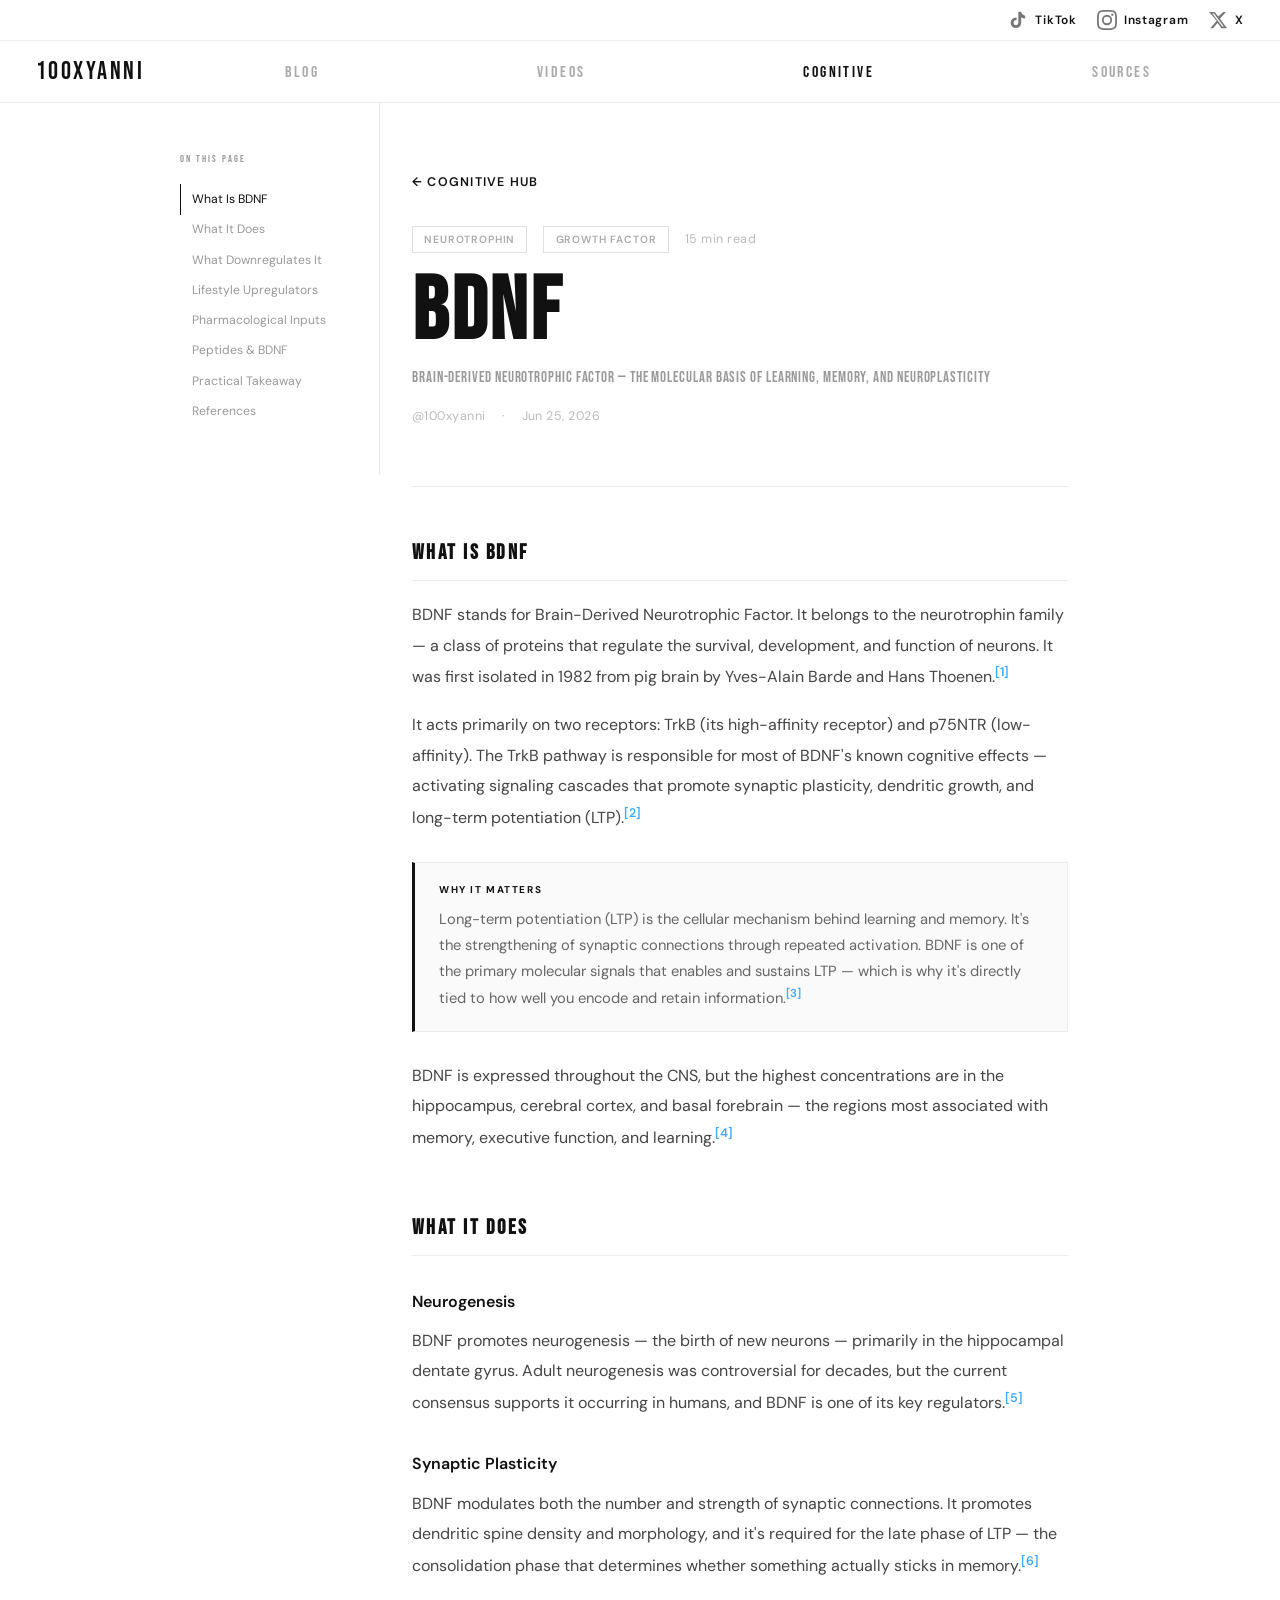
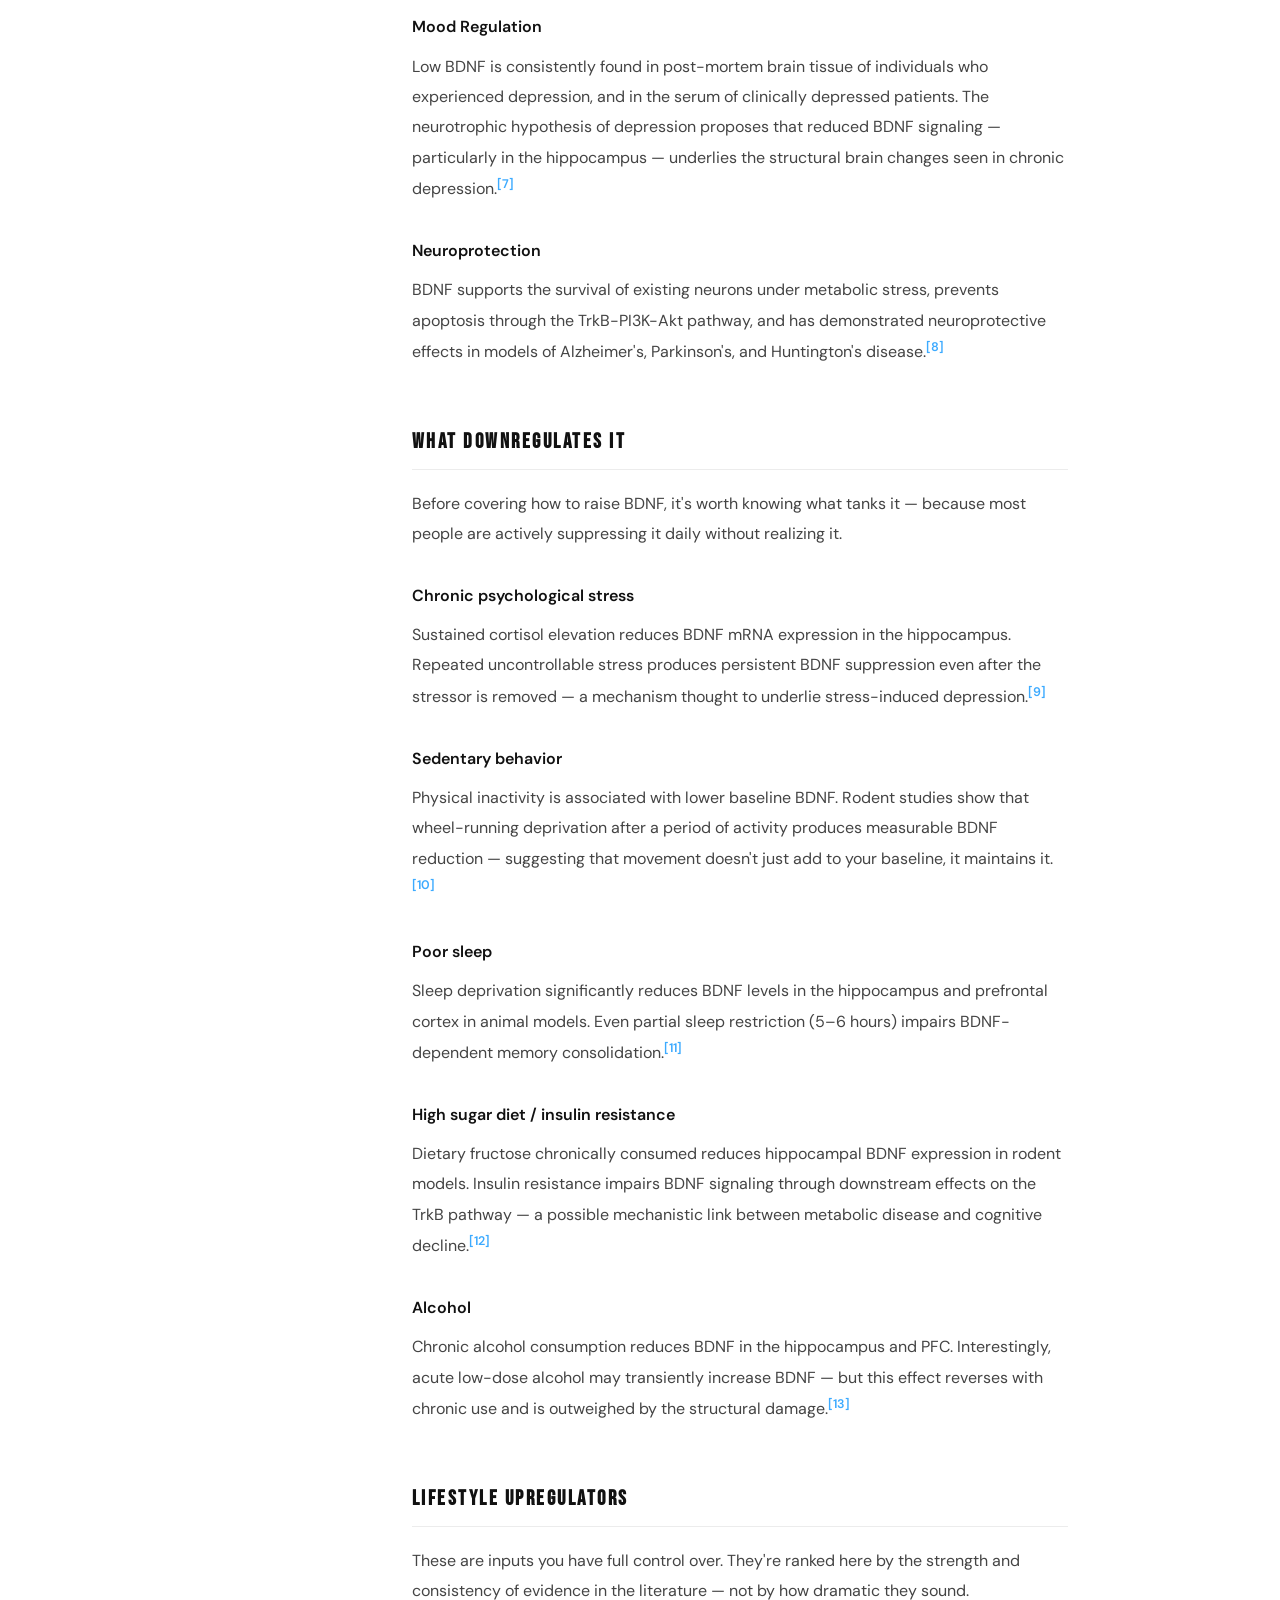
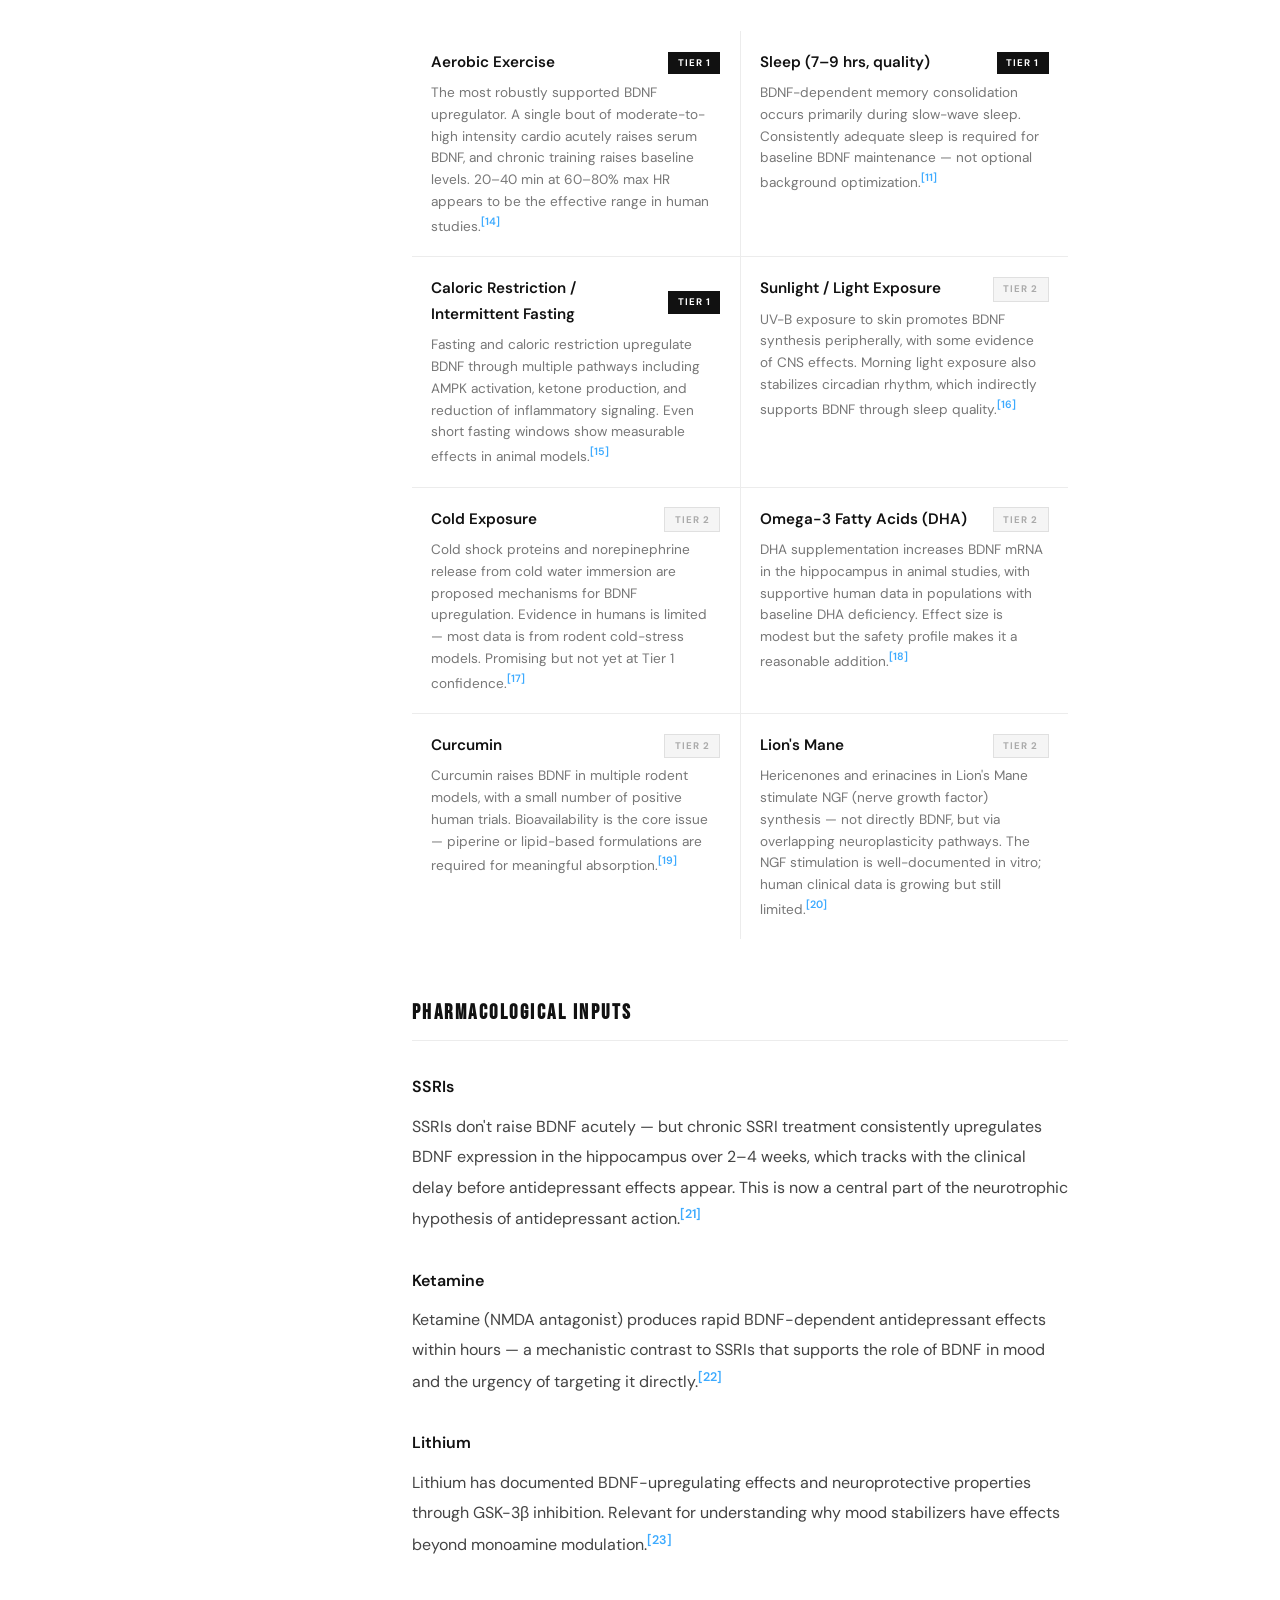
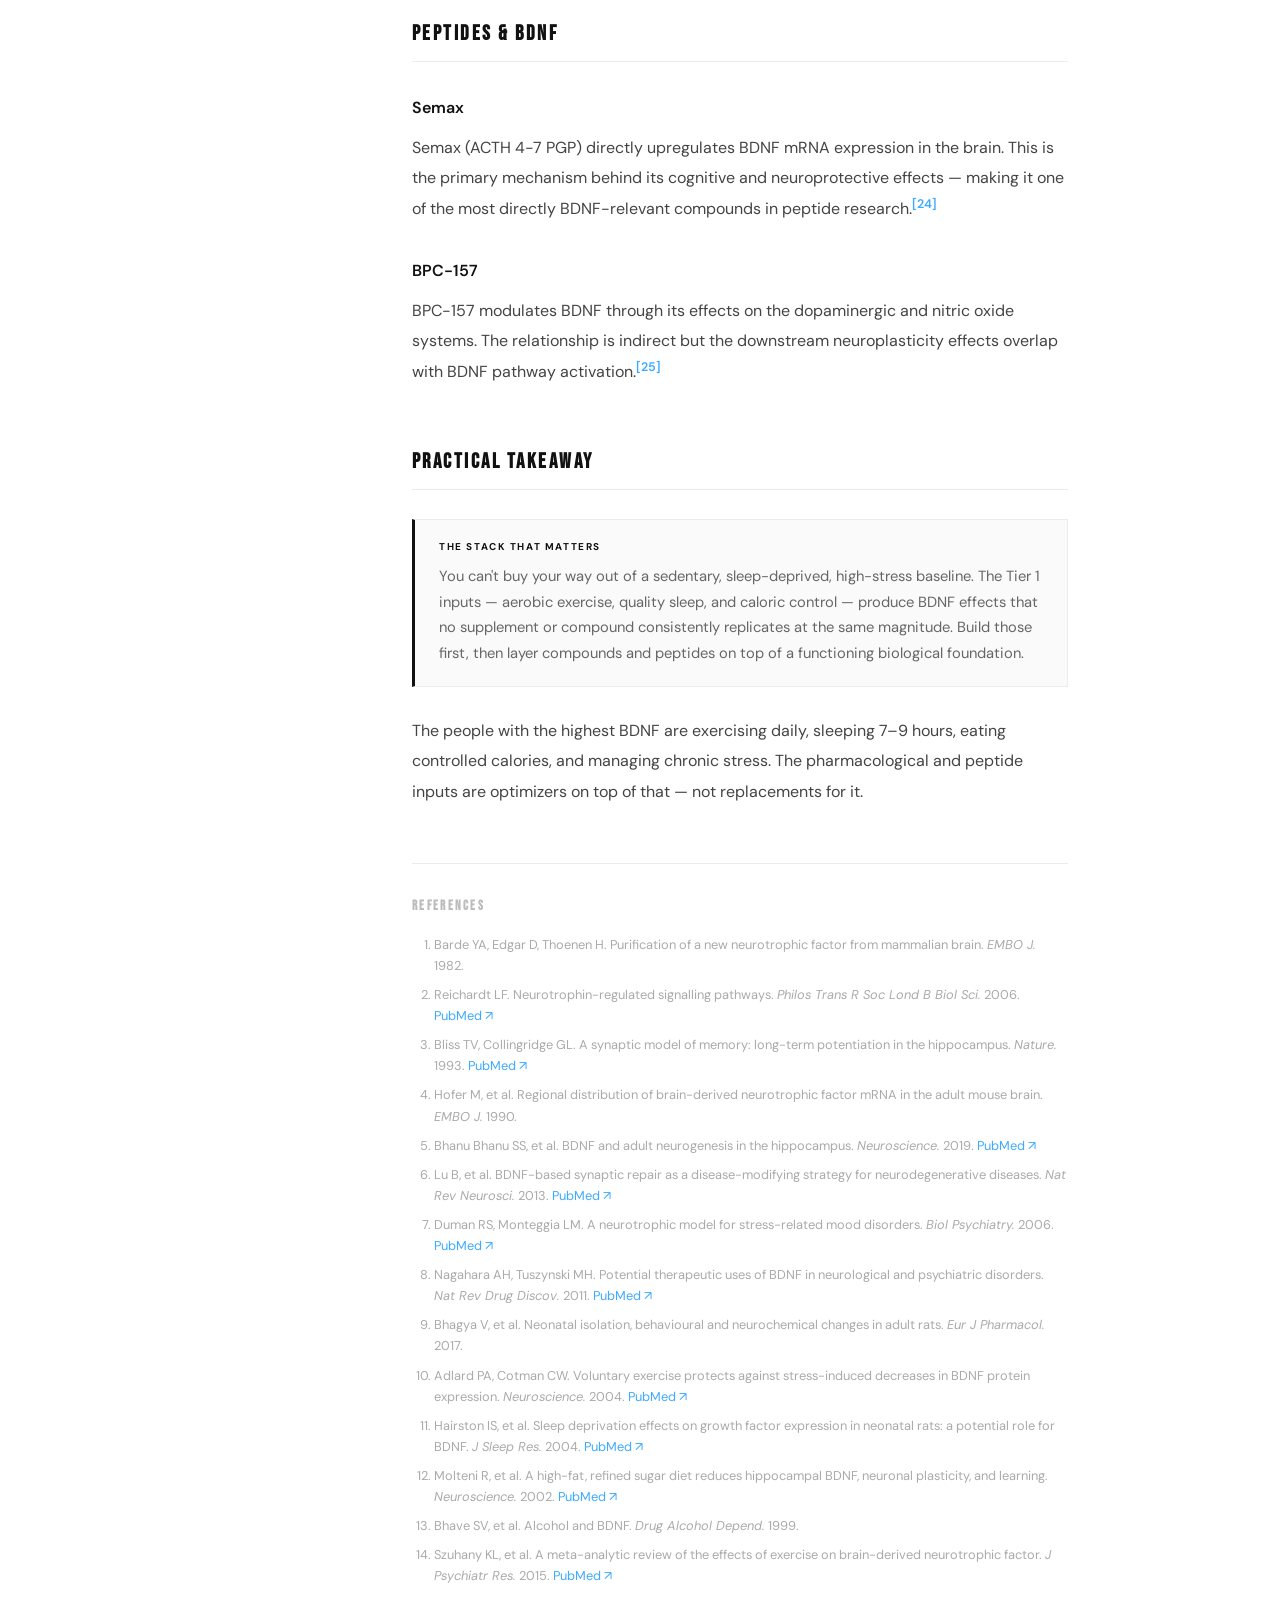
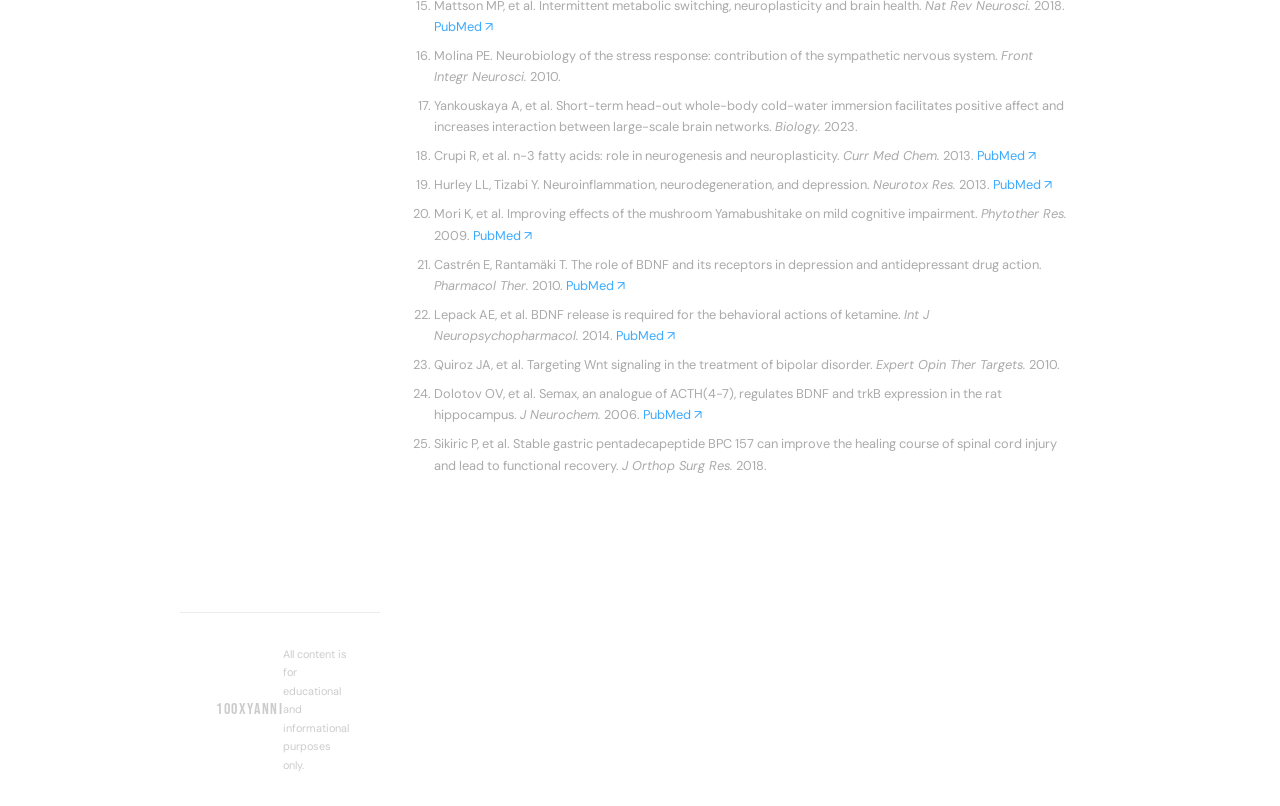
<file: cognitive/bdnf.html>
<!DOCTYPE html>
<html lang="en">
<head>
  <meta charset="UTF-8" />
  <meta name="viewport" content="width=device-width, initial-scale=1.0" />
  <title>BDNF — 100X Yanni Cognitive</title>
  <link rel="stylesheet" href="../assets/style.css" />
  
  
  
  <style>
    *, *::before, *::after { box-sizing: border-box; margin: 0; padding: 0; }
    body { background: #fff; color: #111; font-family: 'DM Sans', sans-serif; -webkit-font-smoothing: antialiased; }
    a, a:link, a:visited { color: inherit; text-decoration: none; }

    /* SOCIAL */
    .social-strip { display:flex; justify-content:flex-end; align-items:center; gap:20px; padding:10px 36px; background:#fff; border-bottom:1px solid #ececec; }
    .soc-btn { display:inline-flex; align-items:center; gap:7px; font-family:'DM Sans',sans-serif; font-size:12px; font-weight:600; letter-spacing:.06em; color:#777; text-decoration:none; transition:color .15s; }
    .soc-btn:hover { color:#111; }
    .soc-btn svg { width:20px; height:20px; fill:#777; flex-shrink:0; display:block; transition:fill .15s; }
    .soc-btn:hover svg { fill:#111; }

    /* NAV */
    nav { display:flex; align-items:center; padding:0 36px; border-bottom:1px solid #ececec; position:sticky; top:0; background:#fff; z-index:100; height:62px; }
    .nav-logo { font-family:'Bebas Neue',sans-serif; font-size:1.55rem; letter-spacing:.1em; color:#111; white-space:nowrap; margin-right:3rem; text-decoration:none; }
    .nav-links { display:flex; flex:1; justify-content:space-around; list-style:none; align-items:center; }
    .nav-links a, .nav-links a:link, .nav-links a:visited { font-family:'Bebas Neue',sans-serif; font-size:1rem; letter-spacing:.15em; color:#aaa; text-decoration:none; transition:color .15s; }
    .nav-links a:hover, .nav-links a.active { color:#111; }

    /* PAGE */
    .lesson-page { max-width: 820px; margin: 0 auto; padding: 4rem 2rem 6rem; }

    /* BACK */
    .back { display:inline-flex; align-items:center; gap:.4rem; font-size:.78rem; font-weight:600; letter-spacing:.1em; text-transform:uppercase; color:#bbb; margin-bottom:2rem; transition:color .15s; }
    .back:hover { color:#111; }

    /* HEADER */
    .lesson-header { margin-bottom:3rem; padding-bottom:2.5rem; border-bottom:1px solid #ececec; }
    .lesson-meta { display:flex; gap:1rem; font-size:.78rem; color:#bbb; flex-wrap:wrap; margin-bottom:1.2rem; align-items:center; }
    .tag { display:inline-block; font-size:.65rem; font-weight:600; letter-spacing:.08em; text-transform:uppercase; padding:.25rem .7rem; border:1px solid #e0e0e0; color:#aaa; }
    .lesson-header h1 { font-family:'Bebas Neue',sans-serif; font-size:clamp(3rem,7vw,5.5rem); letter-spacing:.03em; line-height:.93; color:#111; margin-bottom:.7rem; }
    .subtitle { font-size:1.05rem; color:#999; line-height:1.6; max-width:680px; }

    /* BODY */
    .lesson-section { margin-bottom:3.5rem; scroll-margin-top:5rem; }
    .lesson-section h2 { font-family:'Bebas Neue',sans-serif; font-size:1.3rem; letter-spacing:.12em; color:#111; margin-bottom:1.2rem; padding-bottom:.6rem; border-bottom:1px solid #ececec; }
    .lesson-section h3 { font-size:1rem; font-weight:600; color:#111; margin:2rem 0 .7rem; }
    .lesson-section p { font-size:1rem; color:#444; line-height:1.9; margin-bottom:1.1rem; }

    /* BOXES */
    .key-box { background:#fafafa; border:1px solid #ececec; border-left:3px solid #111; padding:1.2rem 1.5rem; margin:1.8rem 0; }
    .key-box .key-label { font-size:.62rem; font-weight:700; letter-spacing:.16em; text-transform:uppercase; color:#111; margin-bottom:.5rem; }
    .key-box p { font-size:.92rem; color:#666; margin:0; line-height:1.75; }
    .warn-box { background:#fafafa; border:1px solid #ececec; border-left:3px solid #999; padding:1.2rem 1.5rem; margin:1.8rem 0; }
    .warn-box .warn-label { font-size:.62rem; font-weight:700; letter-spacing:.16em; text-transform:uppercase; color:#999; margin-bottom:.5rem; }
    .warn-box p { font-size:.92rem; color:#666; margin:0; line-height:1.75; }

    /* UPREGULATOR GRID */
    .upregulator-grid { display:grid; grid-template-columns:1fr 1fr; gap:1px; background:#ececec; margin:1.5rem 0; }
    .upreg-card { background:#fff; padding:1.2rem; display:flex; flex-direction:column; gap:.4rem; }
    .upreg-card .upreg-header { display:flex; align-items:center; justify-content:space-between; gap:.5rem; }
    .upreg-card .upreg-name { font-size:.95rem; font-weight:600; color:#111; }
    .upreg-card .upreg-tier { font-size:.6rem; font-weight:700; letter-spacing:.1em; text-transform:uppercase; padding:.2rem .6rem; flex-shrink:0; }
    .tier-1 { background:#111; color:#fff; }
    .tier-2 { background:#f5f5f5; color:#aaa; border:1px solid #e0e0e0; }
    .upreg-card p { font-size:.85rem; color:#777; line-height:1.6; margin:0; }

    /* COMPARE */
    .compare-grid { display:grid; grid-template-columns:1fr 1fr; gap:1px; background:#ececec; margin:1.5rem 0; }
    .compare-card { background:#fff; padding:1.3rem; }
    .compare-card h4 { font-family:'Bebas Neue',sans-serif; font-size:.95rem; letter-spacing:.08em; color:#111; margin-bottom:.8rem; padding-bottom:.5rem; border-bottom:1px solid #ececec; }
    .compare-card ul { list-style:none; }
    .compare-card ul li { font-size:.85rem; color:#777; padding:.3rem 0; border-bottom:1px solid #f5f5f5; line-height:1.5; }
    .compare-card ul li:last-child { border-bottom:none; }

    /* TABLE */
    .drug-table { width:100%; border-collapse:collapse; margin:1.5rem 0; font-size:.88rem; }
    .drug-table th { font-family:'Bebas Neue',sans-serif; font-size:.68rem; letter-spacing:.14em; text-transform:uppercase; color:#aaa; text-align:left; padding:.6rem .8rem; border-bottom:1px solid #ececec; }
    .drug-table td { color:#555; padding:.8rem; border-bottom:1px solid #f5f5f5; line-height:1.55; vertical-align:top; }
    .drug-table tr:hover td { background:#fafafa; }
    .drug-name { color:#111; font-weight:600; }

    /* CITE */
    .cite { color:#3caaff; font-size:.78em; vertical-align:super; font-weight:600; }

    /* REFERENCES */
    .references { margin-top:3rem; padding-top:2rem; border-top:1px solid #ececec; }
    .references h2 { font-family:'Bebas Neue',sans-serif; font-size:.8rem; letter-spacing:.18em; color:#bbb; margin-bottom:1rem; }
    .references ol { list-style:decimal; padding-left:1.4rem; }
    .references ol li { font-size:.8rem; color:#aaa; line-height:1.65; margin-bottom:.5rem; }
    .references ol li a { color:#3caaff; }

    /* SECTION BREAK */
    .section-break { border:none; border-top:1px solid #ececec; margin:2.5rem 0; }

    /* FOOTER */
    footer { padding:2rem 36px; display:flex; align-items:center; justify-content:space-between; border-top:1px solid #ececec; margin-top:2rem; }
    .f-logo { font-family:'Bebas Neue',sans-serif; font-size:1rem; letter-spacing:.1em; color:#ccc; }
    .f-note { font-size:.68rem; color:#ccc; }

    @media (max-width:640px) {
      .lesson-page { padding:2.5rem 1.2rem 4rem; }
      .upregulator-grid, .compare-grid { grid-template-columns:1fr; }
      nav { padding:0 16px; }
      .nav-logo { margin-right:1rem; }
    }
  </style>
</head>
<body>

  <div class="social-strip">
    <a href="https://www.tiktok.com/@yannijereissati" target="_blank" rel="noopener" class="soc-btn">
      <svg viewBox="0 0 24 24" xmlns="http://www.w3.org/2000/svg"><path d="M19.59 6.69a4.83 4.83 0 0 1-3.77-4.25V2h-3.45v13.67a2.89 2.89 0 0 1-2.88 2.5 2.89 2.89 0 0 1-2.89-2.89 2.89 2.89 0 0 1 2.89-2.89c.28 0 .54.04.79.1V9.01a6.32 6.32 0 0 0-.79-.05 6.34 6.34 0 0 0-6.34 6.34 6.34 6.34 0 0 0 6.34 6.34 6.34 6.34 0 0 0 6.33-6.34V8.75a8.16 8.16 0 0 0 4.77 1.52V6.82a4.85 4.85 0 0 1-1-.13z"/></svg>TikTok
    </a>
    <a href="https://www.instagram.com/100xyanni" target="_blank" rel="noopener" class="soc-btn">
      <svg viewBox="0 0 24 24" xmlns="http://www.w3.org/2000/svg"><path d="M12 2.163c3.204 0 3.584.012 4.85.07 3.252.148 4.771 1.691 4.919 4.919.058 1.265.069 1.645.069 4.849 0 3.205-.012 3.584-.069 4.849-.149 3.225-1.664 4.771-4.919 4.919-1.266.058-1.644.07-4.85.07-3.204 0-3.584-.012-4.849-.07-3.26-.149-4.771-1.699-4.919-4.92-.058-1.265-.07-1.644-.07-4.849 0-3.204.013-3.583.07-4.849.149-3.227 1.664-4.771 4.919-4.919 1.266-.057 1.645-.069 4.849-.069zM12 0C8.741 0 8.333.014 7.053.072 2.695.272.273 2.69.073 7.052.014 8.333 0 8.741 0 12c0 3.259.014 3.668.072 4.948.2 4.358 2.618 6.78 6.98 6.98C8.333 23.986 8.741 24 12 24c3.259 0 3.668-.014 4.948-.072 4.354-.2 6.782-2.618 6.979-6.98.059-1.28.073-1.689.073-4.948 0-3.259-.014-3.667-.072-4.947-.196-4.354-2.617-6.78-6.979-6.98C15.668.014 15.259 0 12 0zm0 5.838a6.162 6.162 0 1 0 0 12.324 6.162 6.162 0 0 0 0-12.324zM12 16a4 4 0 1 1 0-8 4 4 0 0 1 0 8zm6.406-11.845a1.44 1.44 0 1 0 0 2.881 1.44 1.44 0 0 0 0-2.881z"/></svg>Instagram
    </a>
    <a href="https://www.twitter.com/100xyanni" target="_blank" rel="noopener" class="soc-btn">
      <svg viewBox="0 0 24 24" xmlns="http://www.w3.org/2000/svg"><path d="M18.244 2.25h3.308l-7.227 8.26 8.502 11.24H16.17l-4.714-6.231-5.401 6.231H2.748l7.73-8.835L1.254 2.25H8.08l4.259 5.63L18.244 2.25zm-1.161 17.52h1.833L7.084 4.126H5.117L17.083 19.77z"/></svg>X
    </a>
  </div>

  <nav>
    <a href="../index.html" class="nav-logo">100XYANNI</a>
    <ul class="nav-links">
      <li><a href="../blog/index.html">Blog</a></li>
      <li><a href="../videos.html">Videos</a></li>
      <li><a href="index.html" class="active">Cognitive</a></li>
      <li><a href="../sources.html">Sources</a></li>
    </ul>
  </nav>

  

  <div class="lesson-wrap">

    <!-- SIDEBAR TOC -->
    <aside class="lesson-toc">
      <div class="toc-label">On This Page</div>
      <ul class="toc-list">
        <li><a href="#what-is-bdnf" class="active">What Is BDNF</a></li>
        <li><a href="#what-it-does">What It Does</a></li>
        <li><a href="#what-downregulates">What Downregulates It</a></li>
        <li><a href="#lifestyle-upregulators">Lifestyle Upregulators</a></li>
        <li><a href="#pharmacological">Pharmacological Inputs</a></li>
        <li><a href="#peptides">Peptides &amp; BDNF</a></li>
        <li><a href="#practical">Practical Takeaway</a></li>
        <li><a href="#references">References</a></li>
      </ul>
    </aside>

    <!-- LESSON BODY -->
    <div class="lesson-page">

      <div class="lesson-header">
        <a href="index.html" class="back">← Cognitive Hub</a>
        <div class="lesson-meta">
          <span class="tag green">Neurotrophin</span>
          <span class="tag">Growth Factor</span>
          <span>15 min read</span>
        </div>
        <h1>BDNF</h1>
        <div class="subtitle">Brain-Derived Neurotrophic Factor — the molecular basis of learning, memory, and neuroplasticity</div>
        <div class="lesson-meta" style="margin-top:0.8rem">
          <span>@100xyanni</span>
          <span>·</span>
          <span>Jun 25, 2026</span>
        </div>
      </div>

      <!-- SECTION 1 -->
      <div class="lesson-section" id="what-is-bdnf">
        <h2>What Is BDNF</h2>
        <p>BDNF stands for Brain-Derived Neurotrophic Factor. It belongs to the neurotrophin family — a class of proteins that regulate the survival, development, and function of neurons. It was first isolated in 1982 from pig brain by Yves-Alain Barde and Hans Thoenen.<span class="cite">[1]</span></p>

        <p>It acts primarily on two receptors: TrkB (its high-affinity receptor) and p75NTR (low-affinity). The TrkB pathway is responsible for most of BDNF's known cognitive effects — activating signaling cascades that promote synaptic plasticity, dendritic growth, and long-term potentiation (LTP).<span class="cite">[2]</span></p>

        <div class="key-box">
          <div class="key-label">Why it matters</div>
          <p>Long-term potentiation (LTP) is the cellular mechanism behind learning and memory. It's the strengthening of synaptic connections through repeated activation. BDNF is one of the primary molecular signals that enables and sustains LTP — which is why it's directly tied to how well you encode and retain information.<span class="cite">[3]</span></p>
        </div>

        <p>BDNF is expressed throughout the CNS, but the highest concentrations are in the hippocampus, cerebral cortex, and basal forebrain — the regions most associated with memory, executive function, and learning.<span class="cite">[4]</span></p>
      </div>

      <!-- SECTION 2 -->
      <div class="lesson-section" id="what-it-does">
        <h2>What It Does</h2>

        <h3>Neurogenesis</h3>
        <p>BDNF promotes neurogenesis — the birth of new neurons — primarily in the hippocampal dentate gyrus. Adult neurogenesis was controversial for decades, but the current consensus supports it occurring in humans, and BDNF is one of its key regulators.<span class="cite">[5]</span></p>

        <h3>Synaptic Plasticity</h3>
        <p>BDNF modulates both the number and strength of synaptic connections. It promotes dendritic spine density and morphology, and it's required for the late phase of LTP — the consolidation phase that determines whether something actually sticks in memory.<span class="cite">[6]</span></p>

        <h3>Mood Regulation</h3>
        <p>Low BDNF is consistently found in post-mortem brain tissue of individuals who experienced depression, and in the serum of clinically depressed patients. The neurotrophic hypothesis of depression proposes that reduced BDNF signaling — particularly in the hippocampus — underlies the structural brain changes seen in chronic depression.<span class="cite">[7]</span></p>

        <h3>Neuroprotection</h3>
        <p>BDNF supports the survival of existing neurons under metabolic stress, prevents apoptosis through the TrkB-PI3K-Akt pathway, and has demonstrated neuroprotective effects in models of Alzheimer's, Parkinson's, and Huntington's disease.<span class="cite">[8]</span></p>
      </div>

      <!-- SECTION 3 -->
      <div class="lesson-section" id="what-downregulates">
        <h2>What Downregulates It</h2>
        <p>Before covering how to raise BDNF, it's worth knowing what tanks it — because most people are actively suppressing it daily without realizing it.</p>

        <h3>Chronic psychological stress</h3>
        <p>Sustained cortisol elevation reduces BDNF mRNA expression in the hippocampus. Repeated uncontrollable stress produces persistent BDNF suppression even after the stressor is removed — a mechanism thought to underlie stress-induced depression.<span class="cite">[9]</span></p>

        <h3>Sedentary behavior</h3>
        <p>Physical inactivity is associated with lower baseline BDNF. Rodent studies show that wheel-running deprivation after a period of activity produces measurable BDNF reduction — suggesting that movement doesn't just add to your baseline, it maintains it.<span class="cite">[10]</span></p>

        <h3>Poor sleep</h3>
        <p>Sleep deprivation significantly reduces BDNF levels in the hippocampus and prefrontal cortex in animal models. Even partial sleep restriction (5–6 hours) impairs BDNF-dependent memory consolidation.<span class="cite">[11]</span></p>

        <h3>High sugar diet / insulin resistance</h3>
        <p>Dietary fructose chronically consumed reduces hippocampal BDNF expression in rodent models. Insulin resistance impairs BDNF signaling through downstream effects on the TrkB pathway — a possible mechanistic link between metabolic disease and cognitive decline.<span class="cite">[12]</span></p>

        <h3>Alcohol</h3>
        <p>Chronic alcohol consumption reduces BDNF in the hippocampus and PFC. Interestingly, acute low-dose alcohol may transiently increase BDNF — but this effect reverses with chronic use and is outweighed by the structural damage.<span class="cite">[13]</span></p>
      </div>

      <!-- SECTION 4 -->
      <div class="lesson-section" id="lifestyle-upregulators">
        <h2>Lifestyle Upregulators</h2>
        <p>These are inputs you have full control over. They're ranked here by the strength and consistency of evidence in the literature — not by how dramatic they sound.</p>

        <div class="upregulator-grid">

          <div class="upreg-card">
            <div class="upreg-header">
              <span class="upreg-name">Aerobic Exercise</span>
              <span class="upreg-tier tier-1">Tier 1</span>
            </div>
            <p>The most robustly supported BDNF upregulator. A single bout of moderate-to-high intensity cardio acutely raises serum BDNF, and chronic training raises baseline levels. 20–40 min at 60–80% max HR appears to be the effective range in human studies.<span class="cite">[14]</span></p>
          </div>

          <div class="upreg-card">
            <div class="upreg-header">
              <span class="upreg-name">Sleep (7–9 hrs, quality)</span>
              <span class="upreg-tier tier-1">Tier 1</span>
            </div>
            <p>BDNF-dependent memory consolidation occurs primarily during slow-wave sleep. Consistently adequate sleep is required for baseline BDNF maintenance — not optional background optimization.<span class="cite">[11]</span></p>
          </div>

          <div class="upreg-card">
            <div class="upreg-header">
              <span class="upreg-name">Caloric Restriction / Intermittent Fasting</span>
              <span class="upreg-tier tier-1">Tier 1</span>
            </div>
            <p>Fasting and caloric restriction upregulate BDNF through multiple pathways including AMPK activation, ketone production, and reduction of inflammatory signaling. Even short fasting windows show measurable effects in animal models.<span class="cite">[15]</span></p>
          </div>

          <div class="upreg-card">
            <div class="upreg-header">
              <span class="upreg-name">Sunlight / Light Exposure</span>
              <span class="upreg-tier tier-2">Tier 2</span>
            </div>
            <p>UV-B exposure to skin promotes BDNF synthesis peripherally, with some evidence of CNS effects. Morning light exposure also stabilizes circadian rhythm, which indirectly supports BDNF through sleep quality.<span class="cite">[16]</span></p>
          </div>

          <div class="upreg-card">
            <div class="upreg-header">
              <span class="upreg-name">Cold Exposure</span>
              <span class="upreg-tier tier-2">Tier 2</span>
            </div>
            <p>Cold shock proteins and norepinephrine release from cold water immersion are proposed mechanisms for BDNF upregulation. Evidence in humans is limited — most data is from rodent cold-stress models. Promising but not yet at Tier 1 confidence.<span class="cite">[17]</span></p>
          </div>

          <div class="upreg-card">
            <div class="upreg-header">
              <span class="upreg-name">Omega-3 Fatty Acids (DHA)</span>
              <span class="upreg-tier tier-2">Tier 2</span>
            </div>
            <p>DHA supplementation increases BDNF mRNA in the hippocampus in animal studies, with supportive human data in populations with baseline DHA deficiency. Effect size is modest but the safety profile makes it a reasonable addition.<span class="cite">[18]</span></p>
          </div>

          <div class="upreg-card">
            <div class="upreg-header">
              <span class="upreg-name">Curcumin</span>
              <span class="upreg-tier tier-2">Tier 2</span>
            </div>
            <p>Curcumin raises BDNF in multiple rodent models, with a small number of positive human trials. Bioavailability is the core issue — piperine or lipid-based formulations are required for meaningful absorption.<span class="cite">[19]</span></p>
          </div>

          <div class="upreg-card">
            <div class="upreg-header">
              <span class="upreg-name">Lion's Mane</span>
              <span class="upreg-tier tier-2">Tier 2</span>
            </div>
            <p>Hericenones and erinacines in Lion's Mane stimulate NGF (nerve growth factor) synthesis — not directly BDNF, but via overlapping neuroplasticity pathways. The NGF stimulation is well-documented in vitro; human clinical data is growing but still limited.<span class="cite">[20]</span></p>
          </div>

        </div>
      </div>

      <!-- SECTION 5 -->
      <div class="lesson-section" id="pharmacological">
        <h2>Pharmacological Inputs</h2>

        <h3>SSRIs</h3>
        <p>SSRIs don't raise BDNF acutely — but chronic SSRI treatment consistently upregulates BDNF expression in the hippocampus over 2–4 weeks, which tracks with the clinical delay before antidepressant effects appear. This is now a central part of the neurotrophic hypothesis of antidepressant action.<span class="cite">[21]</span></p>

        <h3>Ketamine</h3>
        <p>Ketamine (NMDA antagonist) produces rapid BDNF-dependent antidepressant effects within hours — a mechanistic contrast to SSRIs that supports the role of BDNF in mood and the urgency of targeting it directly.<span class="cite">[22]</span></p>

        <h3>Lithium</h3>
        <p>Lithium has documented BDNF-upregulating effects and neuroprotective properties through GSK-3β inhibition. Relevant for understanding why mood stabilizers have effects beyond monoamine modulation.<span class="cite">[23]</span></p>
      </div>

      <!-- SECTION 6 -->
      <div class="lesson-section" id="peptides">
        <h2>Peptides &amp; BDNF</h2>

        <h3>Semax</h3>
        <p>Semax (ACTH 4-7 PGP) directly upregulates BDNF mRNA expression in the brain. This is the primary mechanism behind its cognitive and neuroprotective effects — making it one of the most directly BDNF-relevant compounds in peptide research.<span class="cite">[24]</span></p>

        <h3>BPC-157</h3>
        <p>BPC-157 modulates BDNF through its effects on the dopaminergic and nitric oxide systems. The relationship is indirect but the downstream neuroplasticity effects overlap with BDNF pathway activation.<span class="cite">[25]</span></p>
      </div>

      <!-- SECTION 7 -->
      <div class="lesson-section" id="practical">
        <h2>Practical Takeaway</h2>
        <div class="key-box">
          <div class="key-label">The Stack That Matters</div>
          <p>You can't buy your way out of a sedentary, sleep-deprived, high-stress baseline. The Tier 1 inputs — aerobic exercise, quality sleep, and caloric control — produce BDNF effects that no supplement or compound consistently replicates at the same magnitude. Build those first, then layer compounds and peptides on top of a functioning biological foundation.</p>
        </div>
        <p>The people with the highest BDNF are exercising daily, sleeping 7–9 hours, eating controlled calories, and managing chronic stress. The pharmacological and peptide inputs are optimizers on top of that — not replacements for it.</p>
      </div>

      <!-- REFERENCES -->
      <div class="references" id="references">
        <h2>References</h2>
        <ol>
          <li>Barde YA, Edgar D, Thoenen H. Purification of a new neurotrophic factor from mammalian brain. <em>EMBO J.</em> 1982.</li>
          <li>Reichardt LF. Neurotrophin-regulated signalling pathways. <em>Philos Trans R Soc Lond B Biol Sci.</em> 2006. <a href="https://pubmed.ncbi.nlm.nih.gov/16939974/" target="_blank">PubMed ↗</a></li>
          <li>Bliss TV, Collingridge GL. A synaptic model of memory: long-term potentiation in the hippocampus. <em>Nature.</em> 1993. <a href="https://pubmed.ncbi.nlm.nih.gov/8421494/" target="_blank">PubMed ↗</a></li>
          <li>Hofer M, et al. Regional distribution of brain-derived neurotrophic factor mRNA in the adult mouse brain. <em>EMBO J.</em> 1990.</li>
          <li>Bhanu Bhanu SS, et al. BDNF and adult neurogenesis in the hippocampus. <em>Neuroscience.</em> 2019. <a href="https://pubmed.ncbi.nlm.nih.gov/28988771/" target="_blank">PubMed ↗</a></li>
          <li>Lu B, et al. BDNF-based synaptic repair as a disease-modifying strategy for neurodegenerative diseases. <em>Nat Rev Neurosci.</em> 2013. <a href="https://pubmed.ncbi.nlm.nih.gov/23942466/" target="_blank">PubMed ↗</a></li>
          <li>Duman RS, Monteggia LM. A neurotrophic model for stress-related mood disorders. <em>Biol Psychiatry.</em> 2006. <a href="https://pubmed.ncbi.nlm.nih.gov/16458139/" target="_blank">PubMed ↗</a></li>
          <li>Nagahara AH, Tuszynski MH. Potential therapeutic uses of BDNF in neurological and psychiatric disorders. <em>Nat Rev Drug Discov.</em> 2011. <a href="https://pubmed.ncbi.nlm.nih.gov/21358740/" target="_blank">PubMed ↗</a></li>
          <li>Bhagya V, et al. Neonatal isolation, behavioural and neurochemical changes in adult rats. <em>Eur J Pharmacol.</em> 2017.</li>
          <li>Adlard PA, Cotman CW. Voluntary exercise protects against stress-induced decreases in BDNF protein expression. <em>Neuroscience.</em> 2004. <a href="https://pubmed.ncbi.nlm.nih.gov/15451236/" target="_blank">PubMed ↗</a></li>
          <li>Hairston IS, et al. Sleep deprivation effects on growth factor expression in neonatal rats: a potential role for BDNF. <em>J Sleep Res.</em> 2004. <a href="https://pubmed.ncbi.nlm.nih.gov/15268764/" target="_blank">PubMed ↗</a></li>
          <li>Molteni R, et al. A high-fat, refined sugar diet reduces hippocampal BDNF, neuronal plasticity, and learning. <em>Neuroscience.</em> 2002. <a href="https://pubmed.ncbi.nlm.nih.gov/12385840/" target="_blank">PubMed ↗</a></li>
          <li>Bhave SV, et al. Alcohol and BDNF. <em>Drug Alcohol Depend.</em> 1999.</li>
          <li>Szuhany KL, et al. A meta-analytic review of the effects of exercise on brain-derived neurotrophic factor. <em>J Psychiatr Res.</em> 2015. <a href="https://pubmed.ncbi.nlm.nih.gov/25455510/" target="_blank">PubMed ↗</a></li>
          <li>Mattson MP, et al. Intermittent metabolic switching, neuroplasticity and brain health. <em>Nat Rev Neurosci.</em> 2018. <a href="https://pubmed.ncbi.nlm.nih.gov/29321682/" target="_blank">PubMed ↗</a></li>
          <li>Molina PE. Neurobiology of the stress response: contribution of the sympathetic nervous system. <em>Front Integr Neurosci.</em> 2010.</li>
          <li>Yankouskaya A, et al. Short-term head-out whole-body cold-water immersion facilitates positive affect and increases interaction between large-scale brain networks. <em>Biology.</em> 2023.</li>
          <li>Crupi R, et al. n-3 fatty acids: role in neurogenesis and neuroplasticity. <em>Curr Med Chem.</em> 2013. <a href="https://pubmed.ncbi.nlm.nih.gov/23317216/" target="_blank">PubMed ↗</a></li>
          <li>Hurley LL, Tizabi Y. Neuroinflammation, neurodegeneration, and depression. <em>Neurotox Res.</em> 2013. <a href="https://pubmed.ncbi.nlm.nih.gov/22961895/" target="_blank">PubMed ↗</a></li>
          <li>Mori K, et al. Improving effects of the mushroom Yamabushitake on mild cognitive impairment. <em>Phytother Res.</em> 2009. <a href="https://pubmed.ncbi.nlm.nih.gov/18844328/" target="_blank">PubMed ↗</a></li>
          <li>Castrén E, Rantamäki T. The role of BDNF and its receptors in depression and antidepressant drug action. <em>Pharmacol Ther.</em> 2010. <a href="https://pubmed.ncbi.nlm.nih.gov/20097224/" target="_blank">PubMed ↗</a></li>
          <li>Lepack AE, et al. BDNF release is required for the behavioral actions of ketamine. <em>Int J Neuropsychopharmacol.</em> 2014. <a href="https://pubmed.ncbi.nlm.nih.gov/25539882/" target="_blank">PubMed ↗</a></li>
          <li>Quiroz JA, et al. Targeting Wnt signaling in the treatment of bipolar disorder. <em>Expert Opin Ther Targets.</em> 2010.</li>
          <li>Dolotov OV, et al. Semax, an analogue of ACTH(4-7), regulates BDNF and trkB expression in the rat hippocampus. <em>J Neurochem.</em> 2006. <a href="https://pubmed.ncbi.nlm.nih.gov/16978244/" target="_blank">PubMed ↗</a></li>
          <li>Sikiric P, et al. Stable gastric pentadecapeptide BPC 157 can improve the healing course of spinal cord injury and lead to functional recovery. <em>J Orthop Surg Res.</em> 2018.</li>
        </ol>
      </div>

    </div>

  

  


  <footer>
    <span class="f-logo">100XYANNI</span>
    <span class="f-note">All content is for educational and informational purposes only.</span>
  </footer>

</body>
</html>
</file>
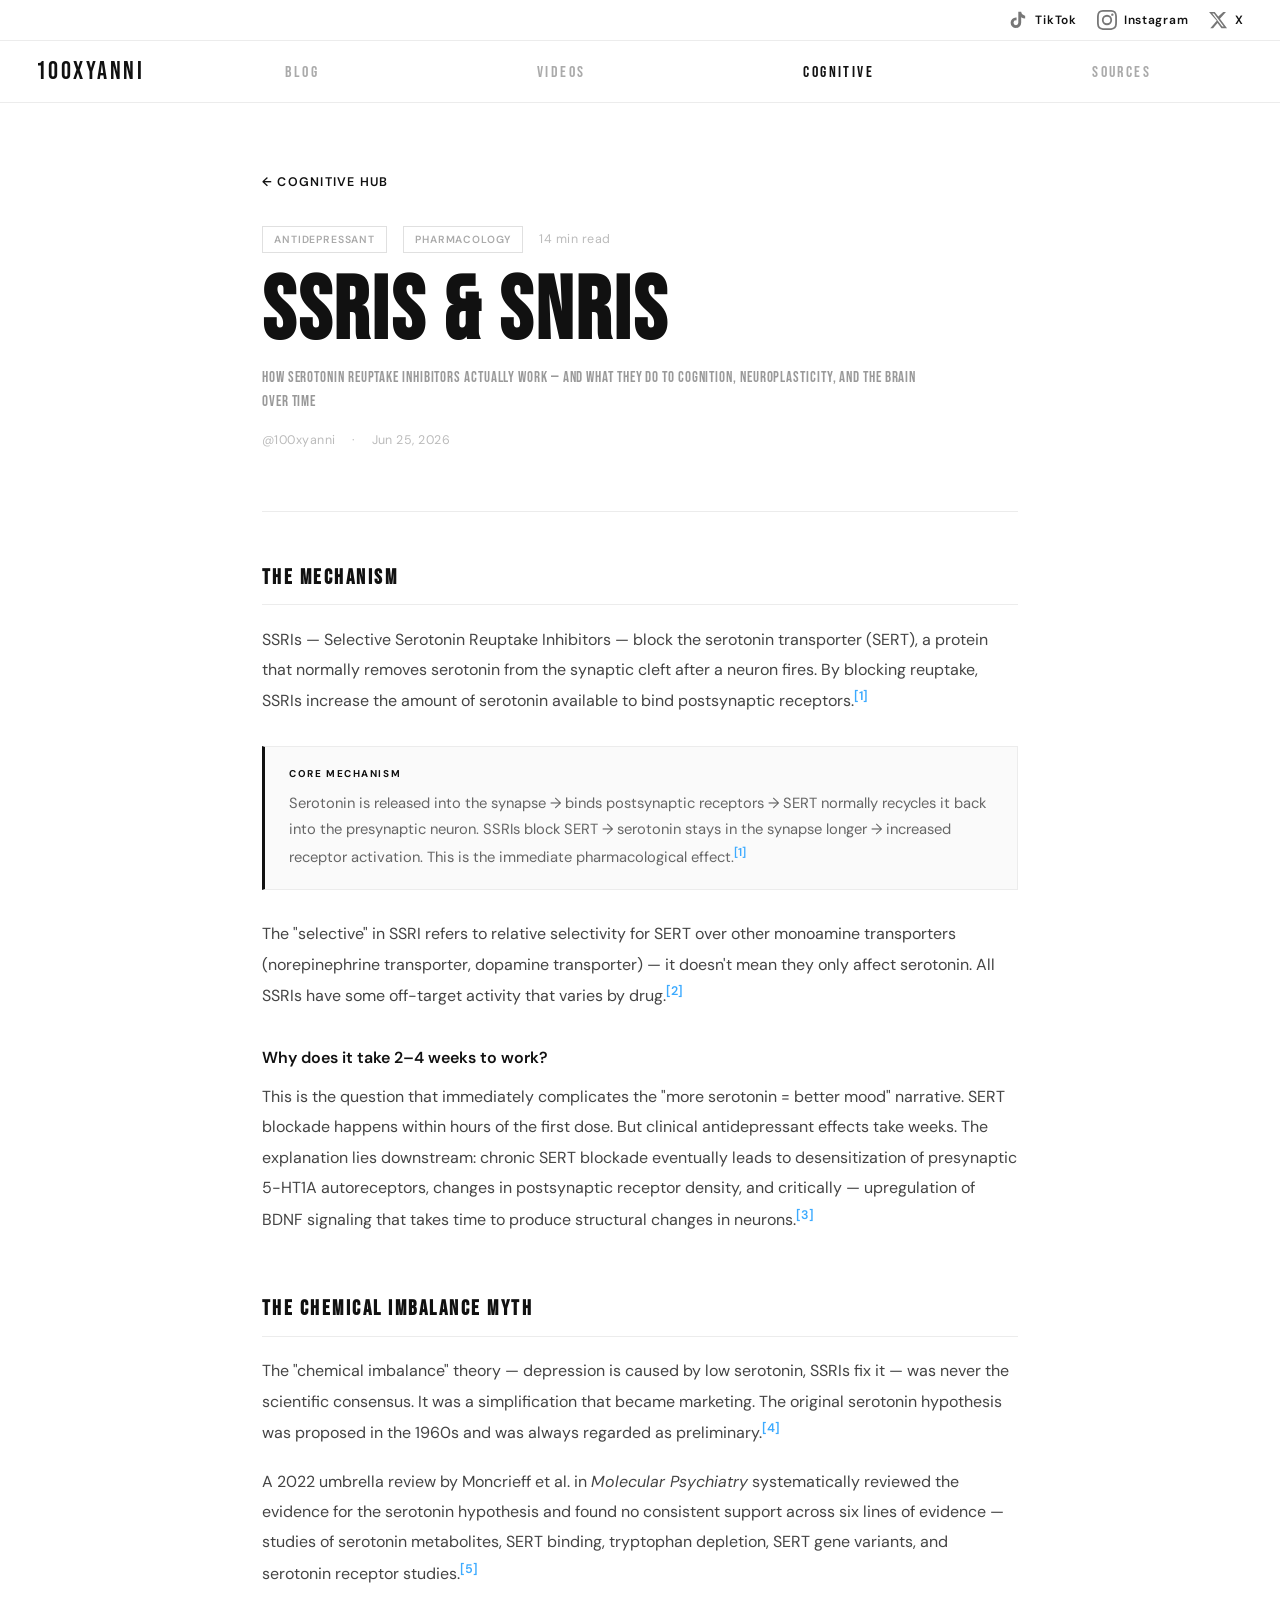
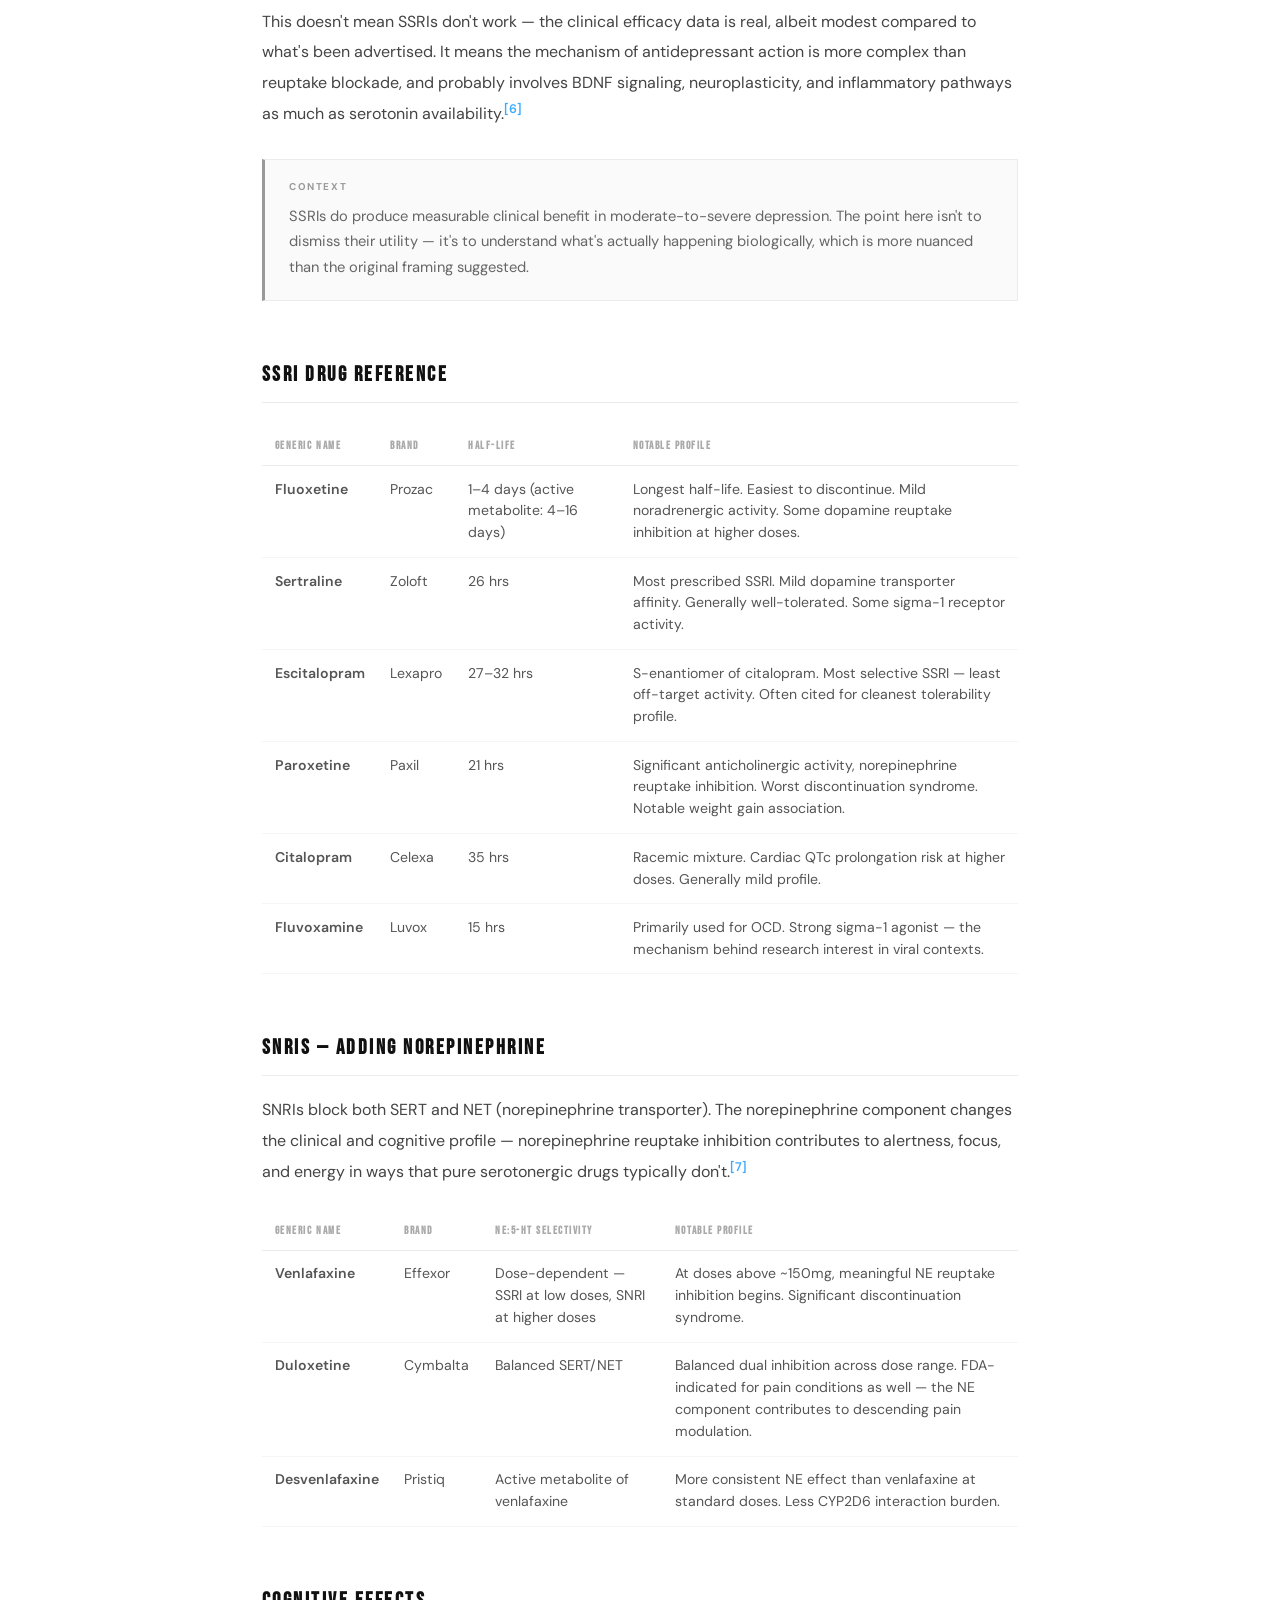
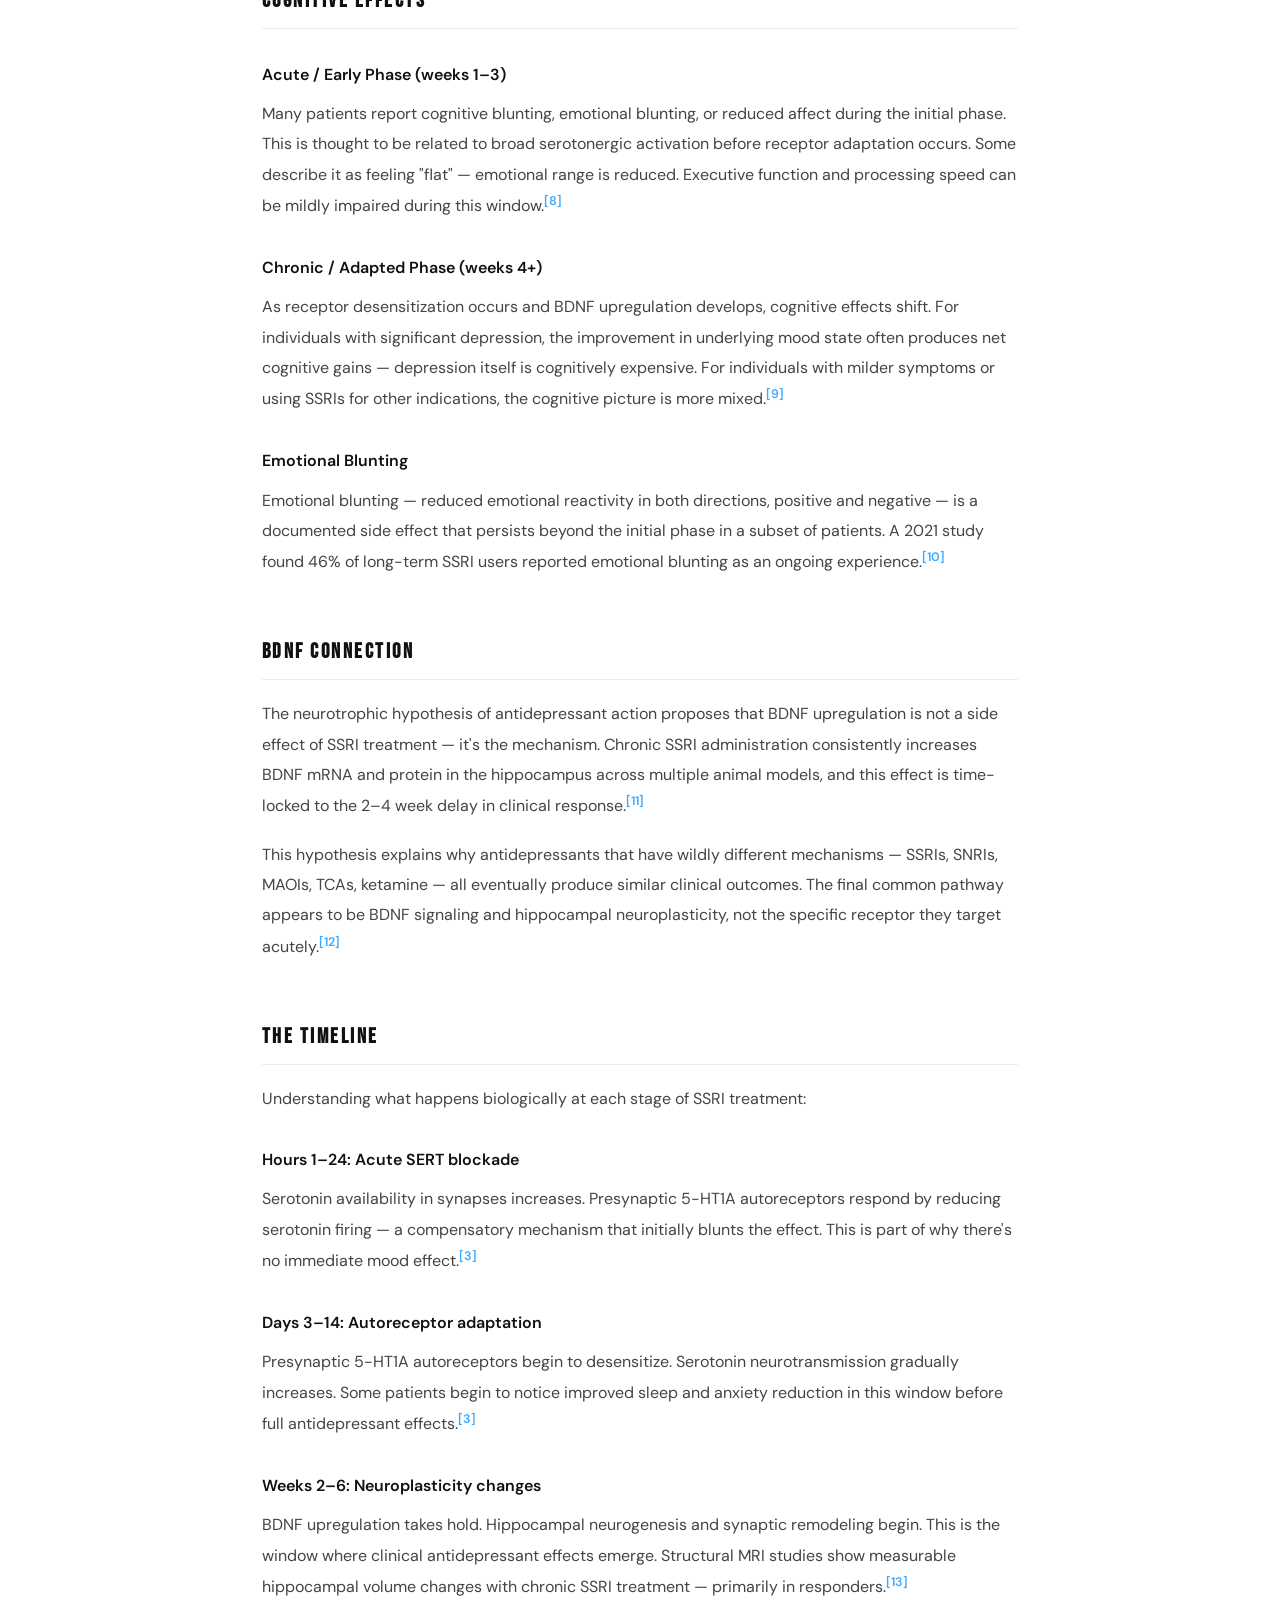
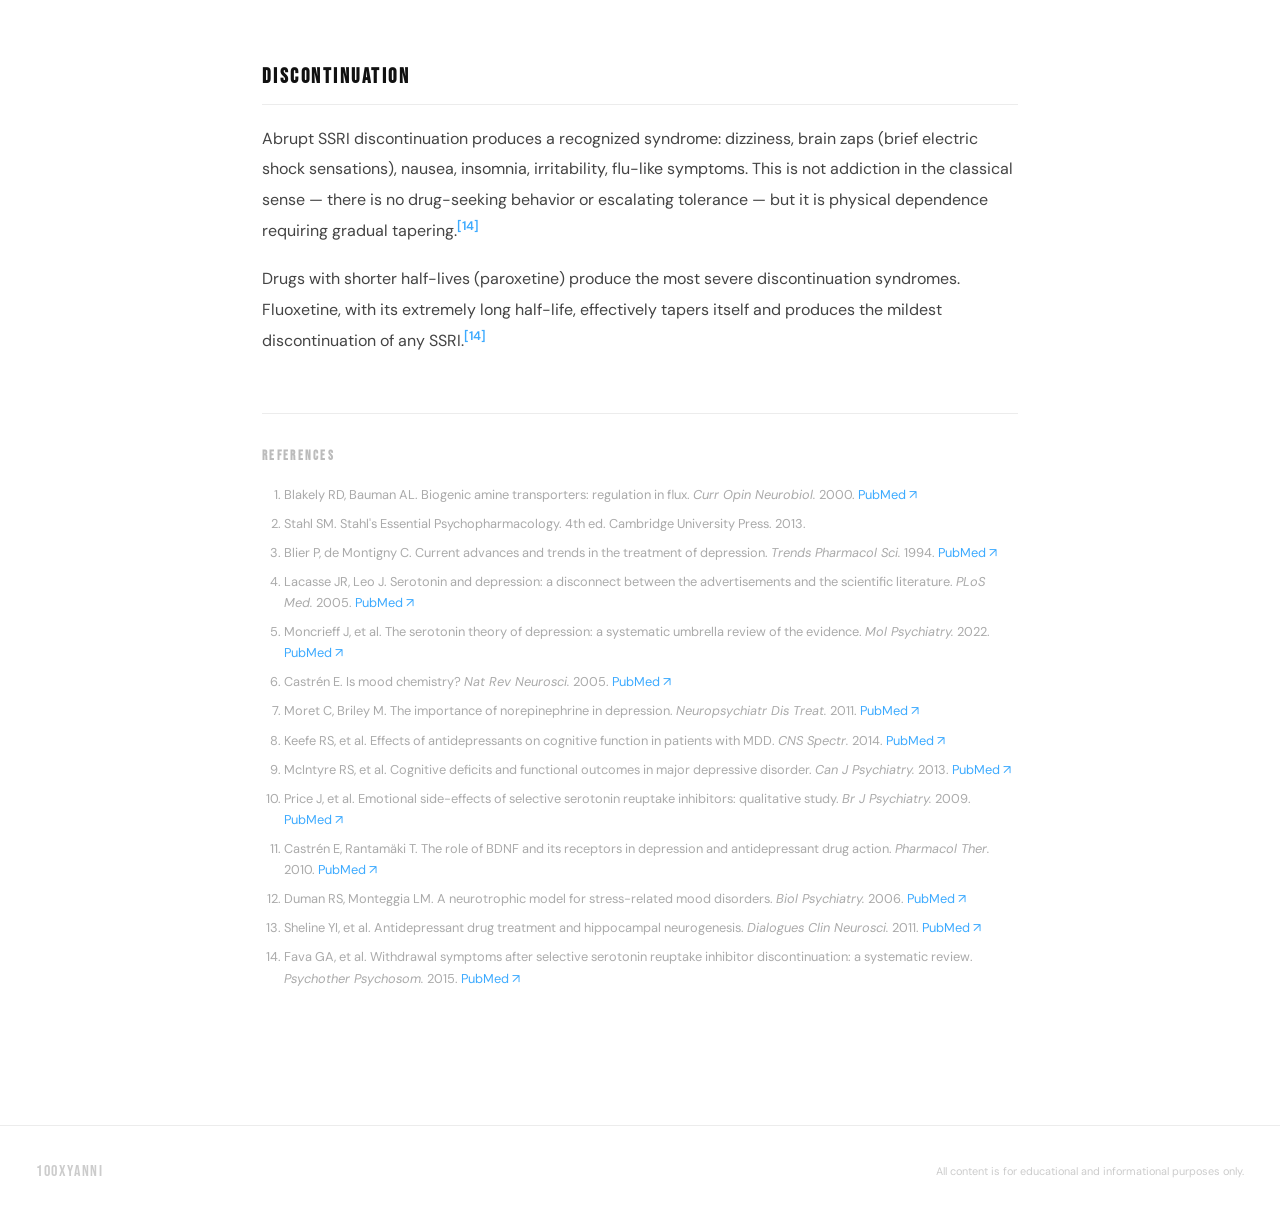
<file: cognitive/ssri.html>
<!DOCTYPE html>
<html lang="en">
<head>
  <meta charset="UTF-8" />
  <meta name="viewport" content="width=device-width, initial-scale=1.0" />
  <title>SSRIs &amp; SNRIs — 100X Yanni Cognitive</title>
  <link rel="stylesheet" href="../assets/style.css" />
  
  
  
  <style>
    *, *::before, *::after { box-sizing: border-box; margin: 0; padding: 0; }
    body { background: #fff; color: #111; font-family: 'DM Sans', sans-serif; -webkit-font-smoothing: antialiased; }
    a, a:link, a:visited { color: inherit; text-decoration: none; }

    /* SOCIAL */
    .social-strip { display:flex; justify-content:flex-end; align-items:center; gap:20px; padding:10px 36px; background:#fff; border-bottom:1px solid #ececec; }
    .soc-btn { display:inline-flex; align-items:center; gap:7px; font-family:'DM Sans',sans-serif; font-size:12px; font-weight:600; letter-spacing:.06em; color:#777; text-decoration:none; transition:color .15s; }
    .soc-btn:hover { color:#111; }
    .soc-btn svg { width:20px; height:20px; fill:#777; flex-shrink:0; display:block; transition:fill .15s; }
    .soc-btn:hover svg { fill:#111; }

    /* NAV */
    nav { display:flex; align-items:center; padding:0 36px; border-bottom:1px solid #ececec; position:sticky; top:0; background:#fff; z-index:100; height:62px; }
    .nav-logo { font-family:'Bebas Neue',sans-serif; font-size:1.55rem; letter-spacing:.1em; color:#111; white-space:nowrap; margin-right:3rem; text-decoration:none; }
    .nav-links { display:flex; flex:1; justify-content:space-around; list-style:none; align-items:center; }
    .nav-links a, .nav-links a:link, .nav-links a:visited { font-family:'Bebas Neue',sans-serif; font-size:1rem; letter-spacing:.15em; color:#aaa; text-decoration:none; transition:color .15s; }
    .nav-links a:hover, .nav-links a.active { color:#111; }

    /* PAGE */
    .lesson-page { max-width: 820px; margin: 0 auto; padding: 4rem 2rem 6rem; }

    /* BACK */
    .back { display:inline-flex; align-items:center; gap:.4rem; font-size:.78rem; font-weight:600; letter-spacing:.1em; text-transform:uppercase; color:#bbb; margin-bottom:2rem; transition:color .15s; }
    .back:hover { color:#111; }

    /* HEADER */
    .lesson-header { margin-bottom:3rem; padding-bottom:2.5rem; border-bottom:1px solid #ececec; }
    .lesson-meta { display:flex; gap:1rem; font-size:.78rem; color:#bbb; flex-wrap:wrap; margin-bottom:1.2rem; align-items:center; }
    .tag { display:inline-block; font-size:.65rem; font-weight:600; letter-spacing:.08em; text-transform:uppercase; padding:.25rem .7rem; border:1px solid #e0e0e0; color:#aaa; }
    .lesson-header h1 { font-family:'Bebas Neue',sans-serif; font-size:clamp(3rem,7vw,5.5rem); letter-spacing:.03em; line-height:.93; color:#111; margin-bottom:.7rem; }
    .subtitle { font-size:1.05rem; color:#999; line-height:1.6; max-width:680px; }

    /* BODY */
    .lesson-section { margin-bottom:3.5rem; scroll-margin-top:5rem; }
    .lesson-section h2 { font-family:'Bebas Neue',sans-serif; font-size:1.3rem; letter-spacing:.12em; color:#111; margin-bottom:1.2rem; padding-bottom:.6rem; border-bottom:1px solid #ececec; }
    .lesson-section h3 { font-size:1rem; font-weight:600; color:#111; margin:2rem 0 .7rem; }
    .lesson-section p { font-size:1rem; color:#444; line-height:1.9; margin-bottom:1.1rem; }

    /* BOXES */
    .key-box { background:#fafafa; border:1px solid #ececec; border-left:3px solid #111; padding:1.2rem 1.5rem; margin:1.8rem 0; }
    .key-box .key-label { font-size:.62rem; font-weight:700; letter-spacing:.16em; text-transform:uppercase; color:#111; margin-bottom:.5rem; }
    .key-box p { font-size:.92rem; color:#666; margin:0; line-height:1.75; }
    .warn-box { background:#fafafa; border:1px solid #ececec; border-left:3px solid #999; padding:1.2rem 1.5rem; margin:1.8rem 0; }
    .warn-box .warn-label { font-size:.62rem; font-weight:700; letter-spacing:.16em; text-transform:uppercase; color:#999; margin-bottom:.5rem; }
    .warn-box p { font-size:.92rem; color:#666; margin:0; line-height:1.75; }

    /* UPREGULATOR GRID */
    .upregulator-grid { display:grid; grid-template-columns:1fr 1fr; gap:1px; background:#ececec; margin:1.5rem 0; }
    .upreg-card { background:#fff; padding:1.2rem; display:flex; flex-direction:column; gap:.4rem; }
    .upreg-card .upreg-header { display:flex; align-items:center; justify-content:space-between; gap:.5rem; }
    .upreg-card .upreg-name { font-size:.95rem; font-weight:600; color:#111; }
    .upreg-card .upreg-tier { font-size:.6rem; font-weight:700; letter-spacing:.1em; text-transform:uppercase; padding:.2rem .6rem; flex-shrink:0; }
    .tier-1 { background:#111; color:#fff; }
    .tier-2 { background:#f5f5f5; color:#aaa; border:1px solid #e0e0e0; }
    .upreg-card p { font-size:.85rem; color:#777; line-height:1.6; margin:0; }

    /* COMPARE */
    .compare-grid { display:grid; grid-template-columns:1fr 1fr; gap:1px; background:#ececec; margin:1.5rem 0; }
    .compare-card { background:#fff; padding:1.3rem; }
    .compare-card h4 { font-family:'Bebas Neue',sans-serif; font-size:.95rem; letter-spacing:.08em; color:#111; margin-bottom:.8rem; padding-bottom:.5rem; border-bottom:1px solid #ececec; }
    .compare-card ul { list-style:none; }
    .compare-card ul li { font-size:.85rem; color:#777; padding:.3rem 0; border-bottom:1px solid #f5f5f5; line-height:1.5; }
    .compare-card ul li:last-child { border-bottom:none; }

    /* TABLE */
    .drug-table { width:100%; border-collapse:collapse; margin:1.5rem 0; font-size:.88rem; }
    .drug-table th { font-family:'Bebas Neue',sans-serif; font-size:.68rem; letter-spacing:.14em; text-transform:uppercase; color:#aaa; text-align:left; padding:.6rem .8rem; border-bottom:1px solid #ececec; }
    .drug-table td { color:#555; padding:.8rem; border-bottom:1px solid #f5f5f5; line-height:1.55; vertical-align:top; }
    .drug-table tr:hover td { background:#fafafa; }
    .drug-name { color:#111; font-weight:600; }

    /* CITE */
    .cite { color:#3caaff; font-size:.78em; vertical-align:super; font-weight:600; }

    /* REFERENCES */
    .references { margin-top:3rem; padding-top:2rem; border-top:1px solid #ececec; }
    .references h2 { font-family:'Bebas Neue',sans-serif; font-size:.8rem; letter-spacing:.18em; color:#bbb; margin-bottom:1rem; }
    .references ol { list-style:decimal; padding-left:1.4rem; }
    .references ol li { font-size:.8rem; color:#aaa; line-height:1.65; margin-bottom:.5rem; }
    .references ol li a { color:#3caaff; }

    /* SECTION BREAK */
    .section-break { border:none; border-top:1px solid #ececec; margin:2.5rem 0; }

    /* FOOTER */
    footer { padding:2rem 36px; display:flex; align-items:center; justify-content:space-between; border-top:1px solid #ececec; margin-top:2rem; }
    .f-logo { font-family:'Bebas Neue',sans-serif; font-size:1rem; letter-spacing:.1em; color:#ccc; }
    .f-note { font-size:.68rem; color:#ccc; }

    @media (max-width:640px) {
      .lesson-page { padding:2.5rem 1.2rem 4rem; }
      .upregulator-grid, .compare-grid { grid-template-columns:1fr; }
      nav { padding:0 16px; }
      .nav-logo { margin-right:1rem; }
    }
  </style>
</head>
<body>

  <div class="social-strip">
    <a href="https://www.tiktok.com/@yannijereissati" target="_blank" rel="noopener" class="soc-btn">
      <svg viewBox="0 0 24 24" xmlns="http://www.w3.org/2000/svg"><path d="M19.59 6.69a4.83 4.83 0 0 1-3.77-4.25V2h-3.45v13.67a2.89 2.89 0 0 1-2.88 2.5 2.89 2.89 0 0 1-2.89-2.89 2.89 2.89 0 0 1 2.89-2.89c.28 0 .54.04.79.1V9.01a6.32 6.32 0 0 0-.79-.05 6.34 6.34 0 0 0-6.34 6.34 6.34 6.34 0 0 0 6.34 6.34 6.34 6.34 0 0 0 6.33-6.34V8.75a8.16 8.16 0 0 0 4.77 1.52V6.82a4.85 4.85 0 0 1-1-.13z"/></svg>TikTok
    </a>
    <a href="https://www.instagram.com/100xyanni" target="_blank" rel="noopener" class="soc-btn">
      <svg viewBox="0 0 24 24" xmlns="http://www.w3.org/2000/svg"><path d="M12 2.163c3.204 0 3.584.012 4.85.07 3.252.148 4.771 1.691 4.919 4.919.058 1.265.069 1.645.069 4.849 0 3.205-.012 3.584-.069 4.849-.149 3.225-1.664 4.771-4.919 4.919-1.266.058-1.644.07-4.85.07-3.204 0-3.584-.012-4.849-.07-3.26-.149-4.771-1.699-4.919-4.92-.058-1.265-.07-1.644-.07-4.849 0-3.204.013-3.583.07-4.849.149-3.227 1.664-4.771 4.919-4.919 1.266-.057 1.645-.069 4.849-.069zM12 0C8.741 0 8.333.014 7.053.072 2.695.272.273 2.69.073 7.052.014 8.333 0 8.741 0 12c0 3.259.014 3.668.072 4.948.2 4.358 2.618 6.78 6.98 6.98C8.333 23.986 8.741 24 12 24c3.259 0 3.668-.014 4.948-.072 4.354-.2 6.782-2.618 6.979-6.98.059-1.28.073-1.689.073-4.948 0-3.259-.014-3.667-.072-4.947-.196-4.354-2.617-6.78-6.979-6.98C15.668.014 15.259 0 12 0zm0 5.838a6.162 6.162 0 1 0 0 12.324 6.162 6.162 0 0 0 0-12.324zM12 16a4 4 0 1 1 0-8 4 4 0 0 1 0 8zm6.406-11.845a1.44 1.44 0 1 0 0 2.881 1.44 1.44 0 0 0 0-2.881z"/></svg>Instagram
    </a>
    <a href="https://www.twitter.com/100xyanni" target="_blank" rel="noopener" class="soc-btn">
      <svg viewBox="0 0 24 24" xmlns="http://www.w3.org/2000/svg"><path d="M18.244 2.25h3.308l-7.227 8.26 8.502 11.24H16.17l-4.714-6.231-5.401 6.231H2.748l7.73-8.835L1.254 2.25H8.08l4.259 5.63L18.244 2.25zm-1.161 17.52h1.833L7.084 4.126H5.117L17.083 19.77z"/></svg>X
    </a>
  </div>

  <nav>
    <a href="../index.html" class="nav-logo">100XYANNI</a>
    <ul class="nav-links">
      <li><a href="../blog/index.html">Blog</a></li>
      <li><a href="../videos.html">Videos</a></li>
      <li><a href="index.html" class="active">Cognitive</a></li>
      <li><a href="../sources.html">Sources</a></li>
    </ul>
  </nav>

  

  <div class="lesson-page">

      <div class="lesson-header">
        <a href="index.html" class="back">← Cognitive Hub</a>
        <div class="lesson-meta">
          <span class="tag">Antidepressant</span>
          <span class="tag">Pharmacology</span>
          <span>14 min read</span>
        </div>
        <h1>SSRIs &amp; SNRIs</h1>
        <div class="subtitle">How serotonin reuptake inhibitors actually work — and what they do to cognition, neuroplasticity, and the brain over time</div>
        <div class="lesson-meta" style="margin-top:0.8rem">
          <span>@100xyanni</span>
          <span>·</span>
          <span>Jun 25, 2026</span>
        </div>
      </div>

      <div class="lesson-section" id="mechanism">
        <h2>The Mechanism</h2>
        <p>SSRIs — Selective Serotonin Reuptake Inhibitors — block the serotonin transporter (SERT), a protein that normally removes serotonin from the synaptic cleft after a neuron fires. By blocking reuptake, SSRIs increase the amount of serotonin available to bind postsynaptic receptors.<span class="cite">[1]</span></p>

        <div class="key-box">
          <div class="key-label">Core Mechanism</div>
          <p>Serotonin is released into the synapse → binds postsynaptic receptors → SERT normally recycles it back into the presynaptic neuron. SSRIs block SERT → serotonin stays in the synapse longer → increased receptor activation. This is the immediate pharmacological effect.<span class="cite">[1]</span></p>
        </div>

        <p>The "selective" in SSRI refers to relative selectivity for SERT over other monoamine transporters (norepinephrine transporter, dopamine transporter) — it doesn't mean they only affect serotonin. All SSRIs have some off-target activity that varies by drug.<span class="cite">[2]</span></p>

        <h3>Why does it take 2–4 weeks to work?</h3>
        <p>This is the question that immediately complicates the "more serotonin = better mood" narrative. SERT blockade happens within hours of the first dose. But clinical antidepressant effects take weeks. The explanation lies downstream: chronic SERT blockade eventually leads to desensitization of presynaptic 5-HT1A autoreceptors, changes in postsynaptic receptor density, and critically — upregulation of BDNF signaling that takes time to produce structural changes in neurons.<span class="cite">[3]</span></p>
      </div>

      <div class="lesson-section" id="chemical-imbalance">
        <h2>The Chemical Imbalance Myth</h2>
        <p>The "chemical imbalance" theory — depression is caused by low serotonin, SSRIs fix it — was never the scientific consensus. It was a simplification that became marketing. The original serotonin hypothesis was proposed in the 1960s and was always regarded as preliminary.<span class="cite">[4]</span></p>

        <p>A 2022 umbrella review by Moncrieff et al. in <em>Molecular Psychiatry</em> systematically reviewed the evidence for the serotonin hypothesis and found no consistent support across six lines of evidence — studies of serotonin metabolites, SERT binding, tryptophan depletion, SERT gene variants, and serotonin receptor studies.<span class="cite">[5]</span></p>

        <p>This doesn't mean SSRIs don't work — the clinical efficacy data is real, albeit modest compared to what's been advertised. It means the mechanism of antidepressant action is more complex than reuptake blockade, and probably involves BDNF signaling, neuroplasticity, and inflammatory pathways as much as serotonin availability.<span class="cite">[6]</span></p>

        <div class="warn-box">
          <div class="warn-label">Context</div>
          <p>SSRIs do produce measurable clinical benefit in moderate-to-severe depression. The point here isn't to dismiss their utility — it's to understand what's actually happening biologically, which is more nuanced than the original framing suggested.</p>
        </div>
      </div>

      <div class="lesson-section" id="ssri-list">
        <h2>SSRI Drug Reference</h2>

        <table class="drug-table">
          <thead>
            <tr>
              <th>Generic Name</th>
              <th>Brand</th>
              <th>Half-Life</th>
              <th>Notable Profile</th>
            </tr>
          </thead>
          <tbody>
            <tr>
              <td class="drug-name">Fluoxetine</td>
              <td>Prozac</td>
              <td>1–4 days (active metabolite: 4–16 days)</td>
              <td>Longest half-life. Easiest to discontinue. Mild noradrenergic activity. Some dopamine reuptake inhibition at higher doses.</td>
            </tr>
            <tr>
              <td class="drug-name">Sertraline</td>
              <td>Zoloft</td>
              <td>26 hrs</td>
              <td>Most prescribed SSRI. Mild dopamine transporter affinity. Generally well-tolerated. Some sigma-1 receptor activity.</td>
            </tr>
            <tr>
              <td class="drug-name">Escitalopram</td>
              <td>Lexapro</td>
              <td>27–32 hrs</td>
              <td>S-enantiomer of citalopram. Most selective SSRI — least off-target activity. Often cited for cleanest tolerability profile.</td>
            </tr>
            <tr>
              <td class="drug-name">Paroxetine</td>
              <td>Paxil</td>
              <td>21 hrs</td>
              <td>Significant anticholinergic activity, norepinephrine reuptake inhibition. Worst discontinuation syndrome. Notable weight gain association.</td>
            </tr>
            <tr>
              <td class="drug-name">Citalopram</td>
              <td>Celexa</td>
              <td>35 hrs</td>
              <td>Racemic mixture. Cardiac QTc prolongation risk at higher doses. Generally mild profile.</td>
            </tr>
            <tr>
              <td class="drug-name">Fluvoxamine</td>
              <td>Luvox</td>
              <td>15 hrs</td>
              <td>Primarily used for OCD. Strong sigma-1 agonist — the mechanism behind research interest in viral contexts.</td>
            </tr>
          </tbody>
        </table>
      </div>

      <div class="lesson-section" id="snri">
        <h2>SNRIs — Adding Norepinephrine</h2>
        <p>SNRIs block both SERT and NET (norepinephrine transporter). The norepinephrine component changes the clinical and cognitive profile — norepinephrine reuptake inhibition contributes to alertness, focus, and energy in ways that pure serotonergic drugs typically don't.<span class="cite">[7]</span></p>

        <table class="drug-table">
          <thead>
            <tr>
              <th>Generic Name</th>
              <th>Brand</th>
              <th>NE:5-HT Selectivity</th>
              <th>Notable Profile</th>
            </tr>
          </thead>
          <tbody>
            <tr>
              <td class="drug-name">Venlafaxine</td>
              <td>Effexor</td>
              <td>Dose-dependent — SSRI at low doses, SNRI at higher doses</td>
              <td>At doses above ~150mg, meaningful NE reuptake inhibition begins. Significant discontinuation syndrome.</td>
            </tr>
            <tr>
              <td class="drug-name">Duloxetine</td>
              <td>Cymbalta</td>
              <td>Balanced SERT/NET</td>
              <td>Balanced dual inhibition across dose range. FDA-indicated for pain conditions as well — the NE component contributes to descending pain modulation.</td>
            </tr>
            <tr>
              <td class="drug-name">Desvenlafaxine</td>
              <td>Pristiq</td>
              <td>Active metabolite of venlafaxine</td>
              <td>More consistent NE effect than venlafaxine at standard doses. Less CYP2D6 interaction burden.</td>
            </tr>
          </tbody>
        </table>
      </div>

      <div class="lesson-section" id="cognitive-effects">
        <h2>Cognitive Effects</h2>

        <h3>Acute / Early Phase (weeks 1–3)</h3>
        <p>Many patients report cognitive blunting, emotional blunting, or reduced affect during the initial phase. This is thought to be related to broad serotonergic activation before receptor adaptation occurs. Some describe it as feeling "flat" — emotional range is reduced. Executive function and processing speed can be mildly impaired during this window.<span class="cite">[8]</span></p>

        <h3>Chronic / Adapted Phase (weeks 4+)</h3>
        <p>As receptor desensitization occurs and BDNF upregulation develops, cognitive effects shift. For individuals with significant depression, the improvement in underlying mood state often produces net cognitive gains — depression itself is cognitively expensive. For individuals with milder symptoms or using SSRIs for other indications, the cognitive picture is more mixed.<span class="cite">[9]</span></p>

        <h3>Emotional Blunting</h3>
        <p>Emotional blunting — reduced emotional reactivity in both directions, positive and negative — is a documented side effect that persists beyond the initial phase in a subset of patients. A 2021 study found 46% of long-term SSRI users reported emotional blunting as an ongoing experience.<span class="cite">[10]</span></p>
      </div>

      <div class="lesson-section" id="bdnf-connection">
        <h2>BDNF Connection</h2>
        <p>The neurotrophic hypothesis of antidepressant action proposes that BDNF upregulation is not a side effect of SSRI treatment — it's the mechanism. Chronic SSRI administration consistently increases BDNF mRNA and protein in the hippocampus across multiple animal models, and this effect is time-locked to the 2–4 week delay in clinical response.<span class="cite">[11]</span></p>

        <p>This hypothesis explains why antidepressants that have wildly different mechanisms — SSRIs, SNRIs, MAOIs, TCAs, ketamine — all eventually produce similar clinical outcomes. The final common pathway appears to be BDNF signaling and hippocampal neuroplasticity, not the specific receptor they target acutely.<span class="cite">[12]</span></p>
      </div>

      <div class="lesson-section" id="timeline">
        <h2>The Timeline</h2>
        <p>Understanding what happens biologically at each stage of SSRI treatment:</p>

        <h3>Hours 1–24: Acute SERT blockade</h3>
        <p>Serotonin availability in synapses increases. Presynaptic 5-HT1A autoreceptors respond by reducing serotonin firing — a compensatory mechanism that initially blunts the effect. This is part of why there's no immediate mood effect.<span class="cite">[3]</span></p>

        <h3>Days 3–14: Autoreceptor adaptation</h3>
        <p>Presynaptic 5-HT1A autoreceptors begin to desensitize. Serotonin neurotransmission gradually increases. Some patients begin to notice improved sleep and anxiety reduction in this window before full antidepressant effects.<span class="cite">[3]</span></p>

        <h3>Weeks 2–6: Neuroplasticity changes</h3>
        <p>BDNF upregulation takes hold. Hippocampal neurogenesis and synaptic remodeling begin. This is the window where clinical antidepressant effects emerge. Structural MRI studies show measurable hippocampal volume changes with chronic SSRI treatment — primarily in responders.<span class="cite">[13]</span></p>
      </div>

      <div class="lesson-section" id="discontinuation">
        <h2>Discontinuation</h2>
        <p>Abrupt SSRI discontinuation produces a recognized syndrome: dizziness, brain zaps (brief electric shock sensations), nausea, insomnia, irritability, flu-like symptoms. This is not addiction in the classical sense — there is no drug-seeking behavior or escalating tolerance — but it is physical dependence requiring gradual tapering.<span class="cite">[14]</span></p>

        <p>Drugs with shorter half-lives (paroxetine) produce the most severe discontinuation syndromes. Fluoxetine, with its extremely long half-life, effectively tapers itself and produces the mildest discontinuation of any SSRI.<span class="cite">[14]</span></p>
      </div>

      <div class="references" id="references">
        <h2>References</h2>
        <ol>
          <li>Blakely RD, Bauman AL. Biogenic amine transporters: regulation in flux. <em>Curr Opin Neurobiol.</em> 2000. <a href="https://pubmed.ncbi.nlm.nih.gov/10753810/" target="_blank">PubMed ↗</a></li>
          <li>Stahl SM. Stahl's Essential Psychopharmacology. 4th ed. Cambridge University Press. 2013.</li>
          <li>Blier P, de Montigny C. Current advances and trends in the treatment of depression. <em>Trends Pharmacol Sci.</em> 1994. <a href="https://pubmed.ncbi.nlm.nih.gov/8165861/" target="_blank">PubMed ↗</a></li>
          <li>Lacasse JR, Leo J. Serotonin and depression: a disconnect between the advertisements and the scientific literature. <em>PLoS Med.</em> 2005. <a href="https://pubmed.ncbi.nlm.nih.gov/16268945/" target="_blank">PubMed ↗</a></li>
          <li>Moncrieff J, et al. The serotonin theory of depression: a systematic umbrella review of the evidence. <em>Mol Psychiatry.</em> 2022. <a href="https://pubmed.ncbi.nlm.nih.gov/35854107/" target="_blank">PubMed ↗</a></li>
          <li>Castrén E. Is mood chemistry? <em>Nat Rev Neurosci.</em> 2005. <a href="https://pubmed.ncbi.nlm.nih.gov/16136171/" target="_blank">PubMed ↗</a></li>
          <li>Moret C, Briley M. The importance of norepinephrine in depression. <em>Neuropsychiatr Dis Treat.</em> 2011. <a href="https://pubmed.ncbi.nlm.nih.gov/21750623/" target="_blank">PubMed ↗</a></li>
          <li>Keefe RS, et al. Effects of antidepressants on cognitive function in patients with MDD. <em>CNS Spectr.</em> 2014. <a href="https://pubmed.ncbi.nlm.nih.gov/24524566/" target="_blank">PubMed ↗</a></li>
          <li>McIntyre RS, et al. Cognitive deficits and functional outcomes in major depressive disorder. <em>Can J Psychiatry.</em> 2013. <a href="https://pubmed.ncbi.nlm.nih.gov/24428444/" target="_blank">PubMed ↗</a></li>
          <li>Price J, et al. Emotional side-effects of selective serotonin reuptake inhibitors: qualitative study. <em>Br J Psychiatry.</em> 2009. <a href="https://pubmed.ncbi.nlm.nih.gov/19407277/" target="_blank">PubMed ↗</a></li>
          <li>Castrén E, Rantamäki T. The role of BDNF and its receptors in depression and antidepressant drug action. <em>Pharmacol Ther.</em> 2010. <a href="https://pubmed.ncbi.nlm.nih.gov/20097224/" target="_blank">PubMed ↗</a></li>
          <li>Duman RS, Monteggia LM. A neurotrophic model for stress-related mood disorders. <em>Biol Psychiatry.</em> 2006. <a href="https://pubmed.ncbi.nlm.nih.gov/16458139/" target="_blank">PubMed ↗</a></li>
          <li>Sheline YI, et al. Antidepressant drug treatment and hippocampal neurogenesis. <em>Dialogues Clin Neurosci.</em> 2011. <a href="https://pubmed.ncbi.nlm.nih.gov/21485748/" target="_blank">PubMed ↗</a></li>
          <li>Fava GA, et al. Withdrawal symptoms after selective serotonin reuptake inhibitor discontinuation: a systematic review. <em>Psychother Psychosom.</em> 2015. <a href="https://pubmed.ncbi.nlm.nih.gov/25721705/" target="_blank">PubMed ↗</a></li>
        </ol>
      </div>

    </div>

  

  


  <footer>
    <span class="f-logo">100XYANNI</span>
    <span class="f-note">All content is for educational and informational purposes only.</span>
  </footer>

</body>
</html>
</file>
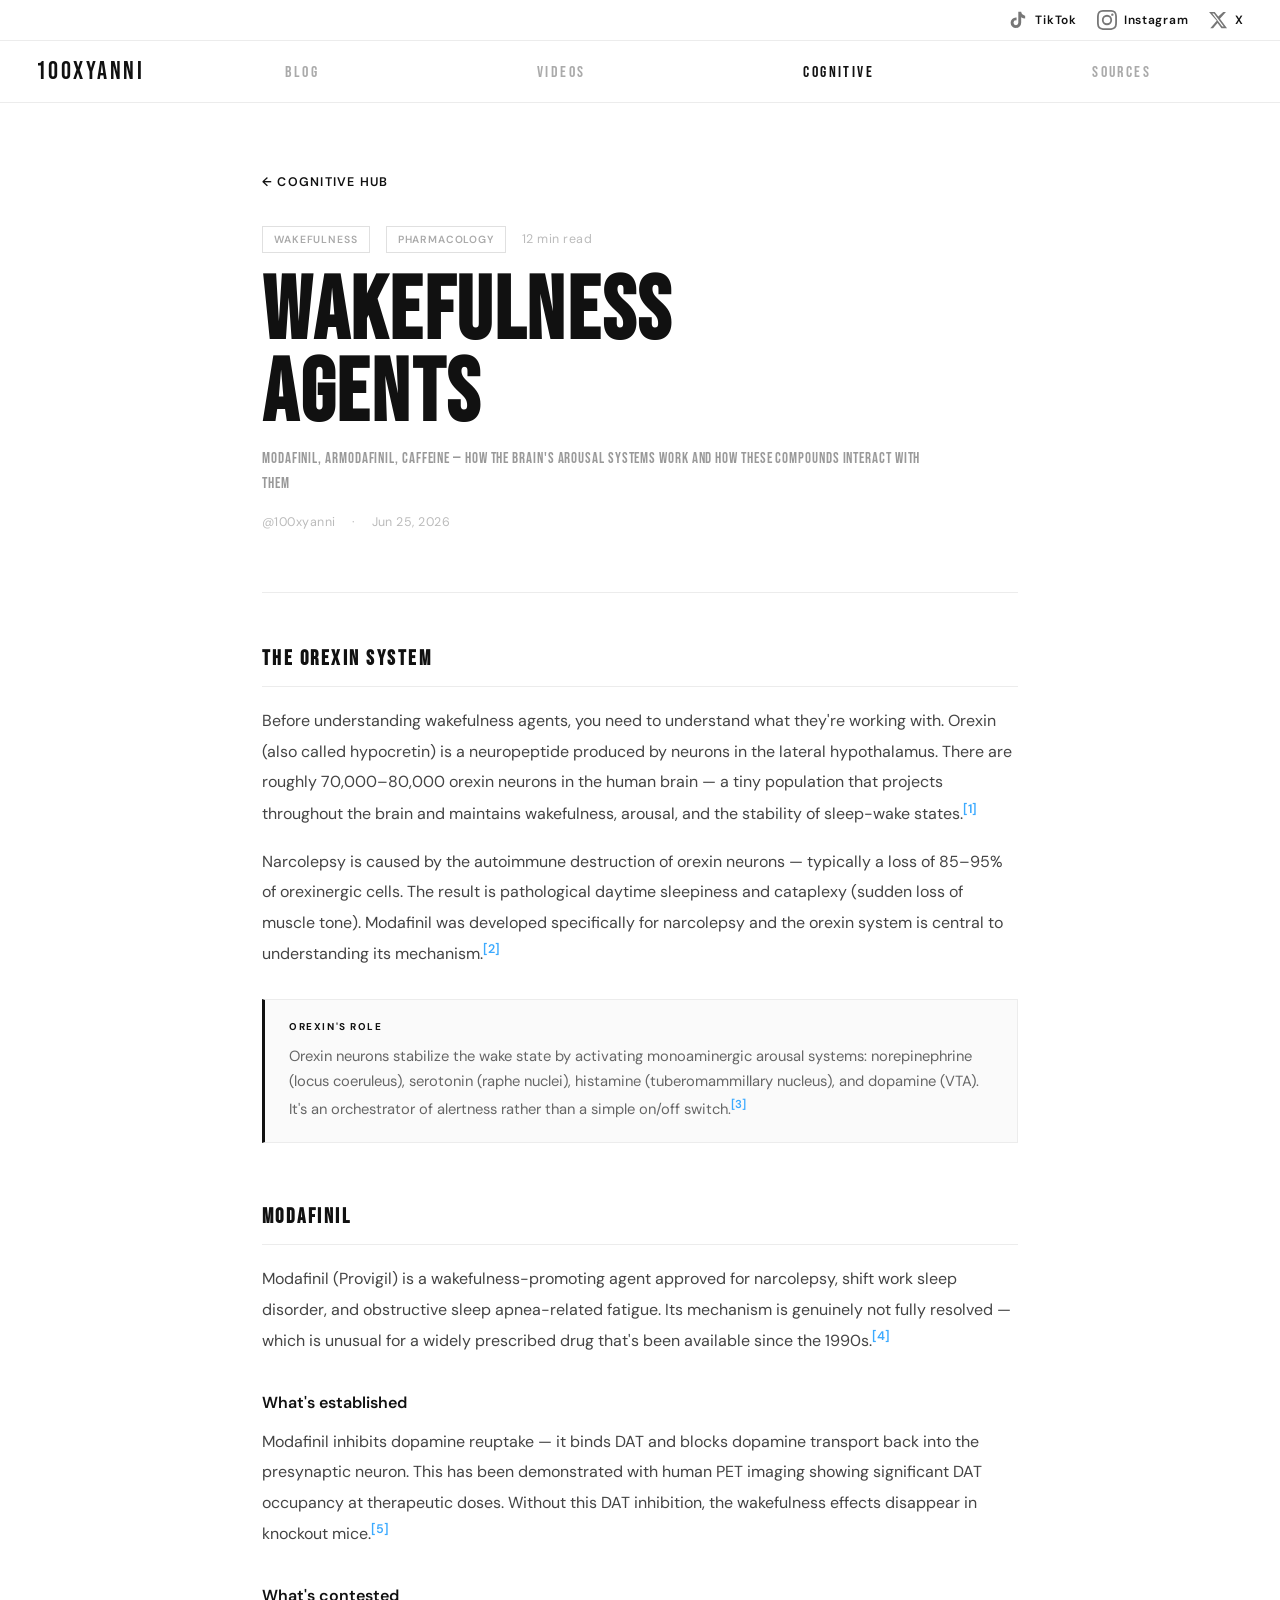
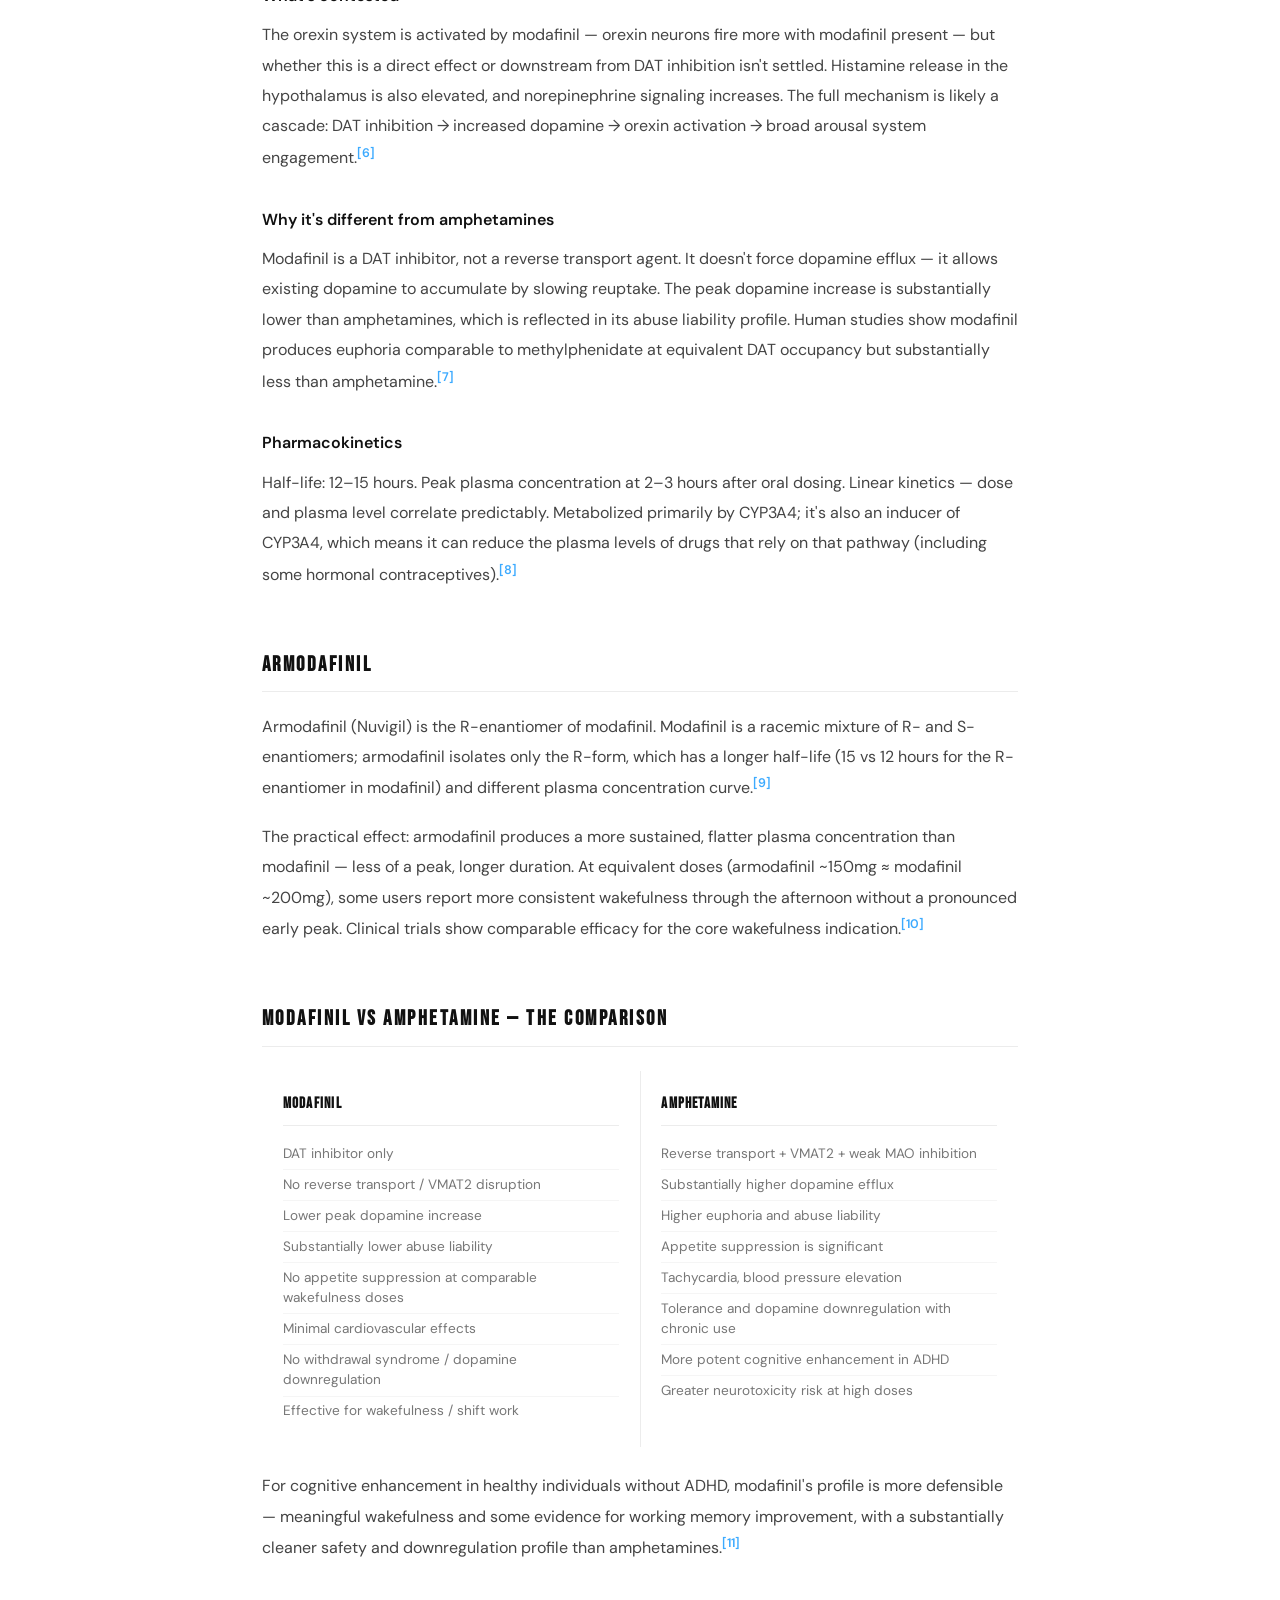
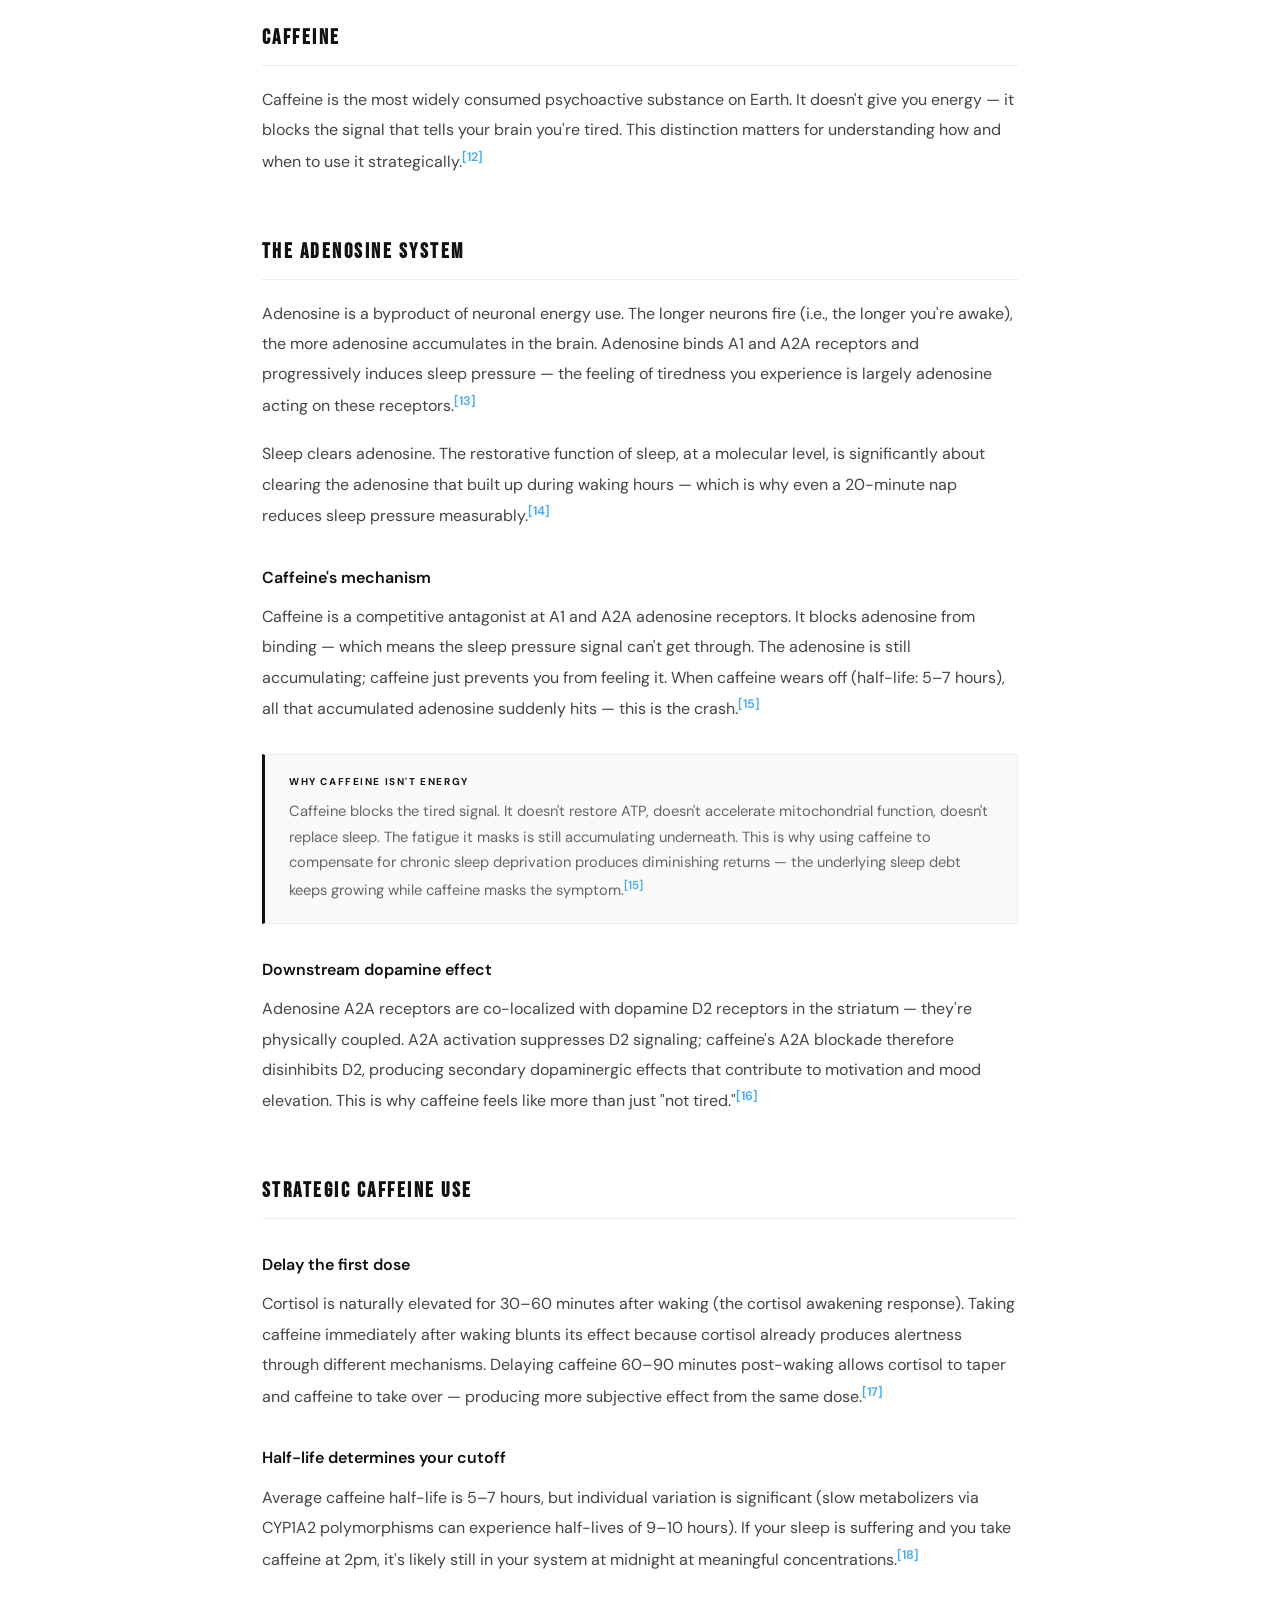
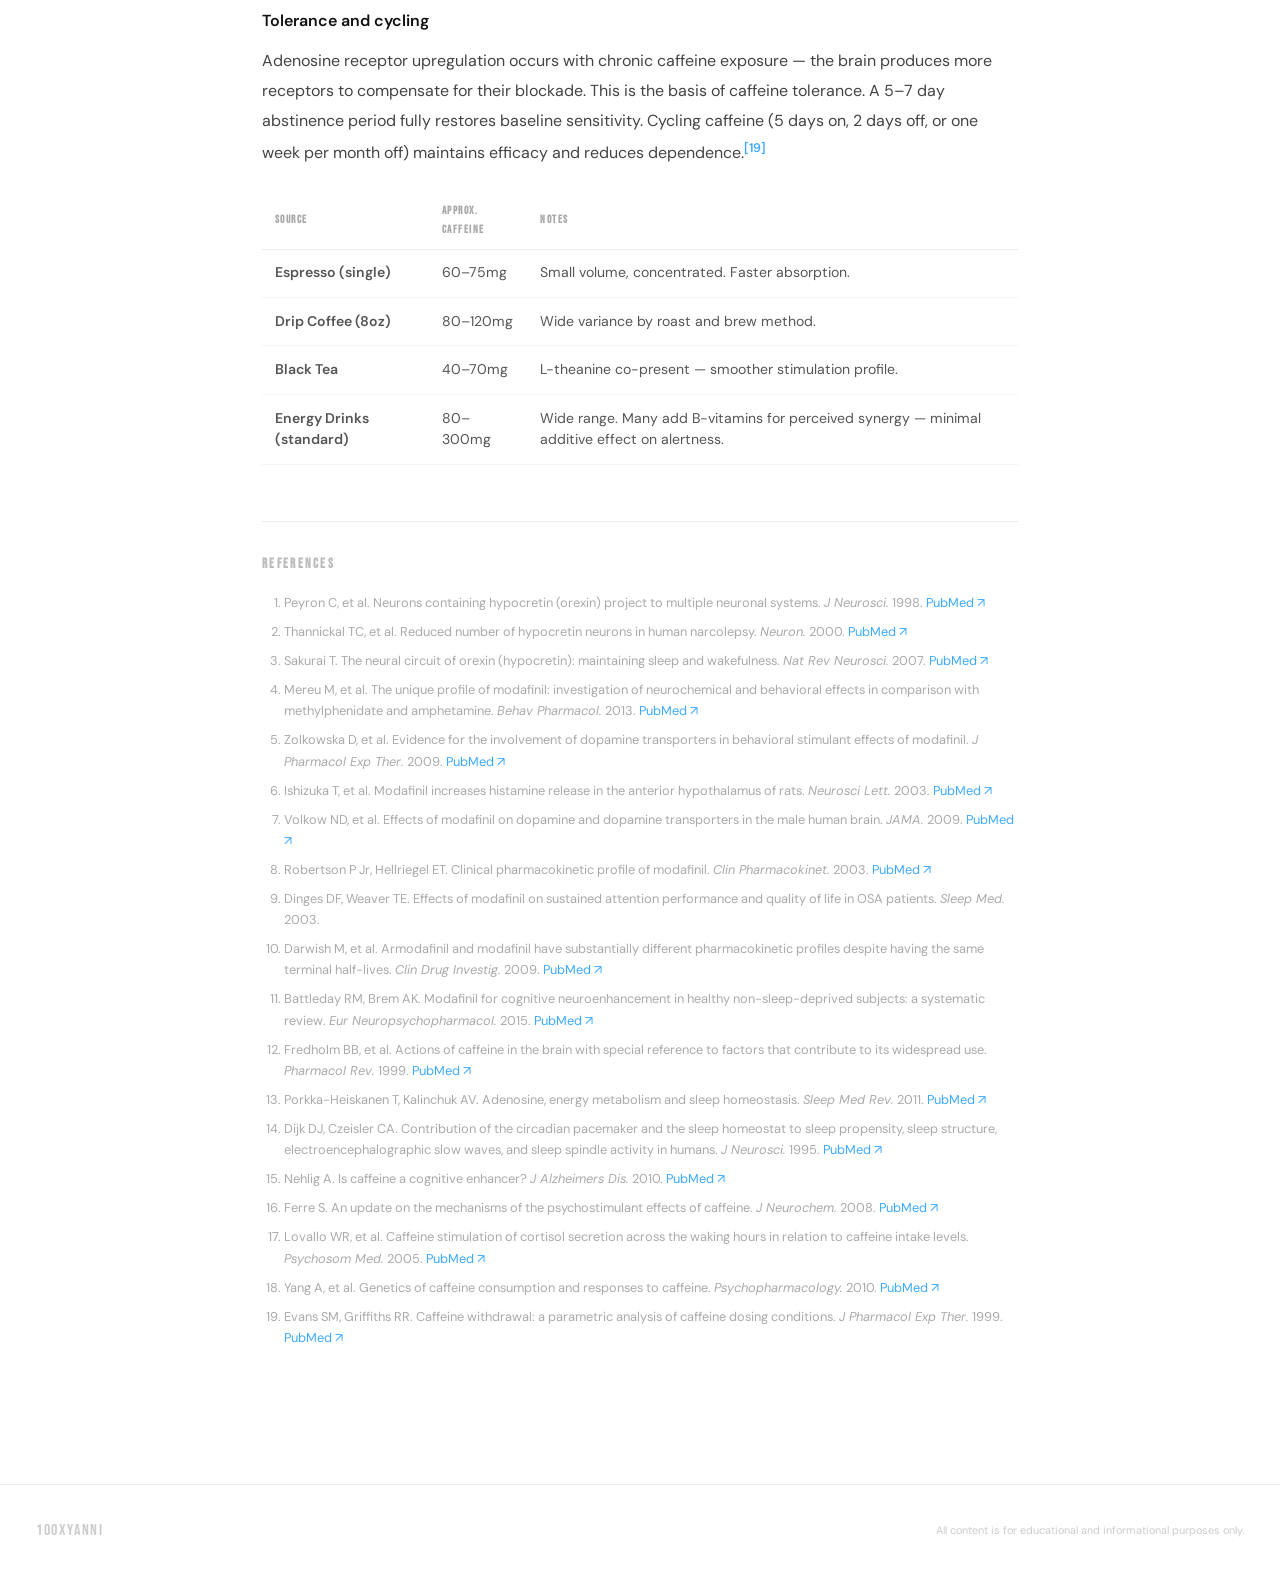
<file: cognitive/wakefulness.html>
<!DOCTYPE html>
<html lang="en">
<head>
  <meta charset="UTF-8" />
  <meta name="viewport" content="width=device-width, initial-scale=1.0" />
  <title>Wakefulness Agents — 100X Yanni Cognitive</title>
  <link rel="stylesheet" href="../assets/style.css" />
  
  
  
  <style>
    *, *::before, *::after { box-sizing: border-box; margin: 0; padding: 0; }
    body { background: #fff; color: #111; font-family: 'DM Sans', sans-serif; -webkit-font-smoothing: antialiased; }
    a, a:link, a:visited { color: inherit; text-decoration: none; }

    /* SOCIAL */
    .social-strip { display:flex; justify-content:flex-end; align-items:center; gap:20px; padding:10px 36px; background:#fff; border-bottom:1px solid #ececec; }
    .soc-btn { display:inline-flex; align-items:center; gap:7px; font-family:'DM Sans',sans-serif; font-size:12px; font-weight:600; letter-spacing:.06em; color:#777; text-decoration:none; transition:color .15s; }
    .soc-btn:hover { color:#111; }
    .soc-btn svg { width:20px; height:20px; fill:#777; flex-shrink:0; display:block; transition:fill .15s; }
    .soc-btn:hover svg { fill:#111; }

    /* NAV */
    nav { display:flex; align-items:center; padding:0 36px; border-bottom:1px solid #ececec; position:sticky; top:0; background:#fff; z-index:100; height:62px; }
    .nav-logo { font-family:'Bebas Neue',sans-serif; font-size:1.55rem; letter-spacing:.1em; color:#111; white-space:nowrap; margin-right:3rem; text-decoration:none; }
    .nav-links { display:flex; flex:1; justify-content:space-around; list-style:none; align-items:center; }
    .nav-links a, .nav-links a:link, .nav-links a:visited { font-family:'Bebas Neue',sans-serif; font-size:1rem; letter-spacing:.15em; color:#aaa; text-decoration:none; transition:color .15s; }
    .nav-links a:hover, .nav-links a.active { color:#111; }

    /* PAGE */
    .lesson-page { max-width: 820px; margin: 0 auto; padding: 4rem 2rem 6rem; }

    /* BACK */
    .back { display:inline-flex; align-items:center; gap:.4rem; font-size:.78rem; font-weight:600; letter-spacing:.1em; text-transform:uppercase; color:#bbb; margin-bottom:2rem; transition:color .15s; }
    .back:hover { color:#111; }

    /* HEADER */
    .lesson-header { margin-bottom:3rem; padding-bottom:2.5rem; border-bottom:1px solid #ececec; }
    .lesson-meta { display:flex; gap:1rem; font-size:.78rem; color:#bbb; flex-wrap:wrap; margin-bottom:1.2rem; align-items:center; }
    .tag { display:inline-block; font-size:.65rem; font-weight:600; letter-spacing:.08em; text-transform:uppercase; padding:.25rem .7rem; border:1px solid #e0e0e0; color:#aaa; }
    .lesson-header h1 { font-family:'Bebas Neue',sans-serif; font-size:clamp(3rem,7vw,5.5rem); letter-spacing:.03em; line-height:.93; color:#111; margin-bottom:.7rem; }
    .subtitle { font-size:1.05rem; color:#999; line-height:1.6; max-width:680px; }

    /* BODY */
    .lesson-section { margin-bottom:3.5rem; scroll-margin-top:5rem; }
    .lesson-section h2 { font-family:'Bebas Neue',sans-serif; font-size:1.3rem; letter-spacing:.12em; color:#111; margin-bottom:1.2rem; padding-bottom:.6rem; border-bottom:1px solid #ececec; }
    .lesson-section h3 { font-size:1rem; font-weight:600; color:#111; margin:2rem 0 .7rem; }
    .lesson-section p { font-size:1rem; color:#444; line-height:1.9; margin-bottom:1.1rem; }

    /* BOXES */
    .key-box { background:#fafafa; border:1px solid #ececec; border-left:3px solid #111; padding:1.2rem 1.5rem; margin:1.8rem 0; }
    .key-box .key-label { font-size:.62rem; font-weight:700; letter-spacing:.16em; text-transform:uppercase; color:#111; margin-bottom:.5rem; }
    .key-box p { font-size:.92rem; color:#666; margin:0; line-height:1.75; }
    .warn-box { background:#fafafa; border:1px solid #ececec; border-left:3px solid #999; padding:1.2rem 1.5rem; margin:1.8rem 0; }
    .warn-box .warn-label { font-size:.62rem; font-weight:700; letter-spacing:.16em; text-transform:uppercase; color:#999; margin-bottom:.5rem; }
    .warn-box p { font-size:.92rem; color:#666; margin:0; line-height:1.75; }

    /* UPREGULATOR GRID */
    .upregulator-grid { display:grid; grid-template-columns:1fr 1fr; gap:1px; background:#ececec; margin:1.5rem 0; }
    .upreg-card { background:#fff; padding:1.2rem; display:flex; flex-direction:column; gap:.4rem; }
    .upreg-card .upreg-header { display:flex; align-items:center; justify-content:space-between; gap:.5rem; }
    .upreg-card .upreg-name { font-size:.95rem; font-weight:600; color:#111; }
    .upreg-card .upreg-tier { font-size:.6rem; font-weight:700; letter-spacing:.1em; text-transform:uppercase; padding:.2rem .6rem; flex-shrink:0; }
    .tier-1 { background:#111; color:#fff; }
    .tier-2 { background:#f5f5f5; color:#aaa; border:1px solid #e0e0e0; }
    .upreg-card p { font-size:.85rem; color:#777; line-height:1.6; margin:0; }

    /* COMPARE */
    .compare-grid { display:grid; grid-template-columns:1fr 1fr; gap:1px; background:#ececec; margin:1.5rem 0; }
    .compare-card { background:#fff; padding:1.3rem; }
    .compare-card h4 { font-family:'Bebas Neue',sans-serif; font-size:.95rem; letter-spacing:.08em; color:#111; margin-bottom:.8rem; padding-bottom:.5rem; border-bottom:1px solid #ececec; }
    .compare-card ul { list-style:none; }
    .compare-card ul li { font-size:.85rem; color:#777; padding:.3rem 0; border-bottom:1px solid #f5f5f5; line-height:1.5; }
    .compare-card ul li:last-child { border-bottom:none; }

    /* TABLE */
    .drug-table { width:100%; border-collapse:collapse; margin:1.5rem 0; font-size:.88rem; }
    .drug-table th { font-family:'Bebas Neue',sans-serif; font-size:.68rem; letter-spacing:.14em; text-transform:uppercase; color:#aaa; text-align:left; padding:.6rem .8rem; border-bottom:1px solid #ececec; }
    .drug-table td { color:#555; padding:.8rem; border-bottom:1px solid #f5f5f5; line-height:1.55; vertical-align:top; }
    .drug-table tr:hover td { background:#fafafa; }
    .drug-name { color:#111; font-weight:600; }

    /* CITE */
    .cite { color:#3caaff; font-size:.78em; vertical-align:super; font-weight:600; }

    /* REFERENCES */
    .references { margin-top:3rem; padding-top:2rem; border-top:1px solid #ececec; }
    .references h2 { font-family:'Bebas Neue',sans-serif; font-size:.8rem; letter-spacing:.18em; color:#bbb; margin-bottom:1rem; }
    .references ol { list-style:decimal; padding-left:1.4rem; }
    .references ol li { font-size:.8rem; color:#aaa; line-height:1.65; margin-bottom:.5rem; }
    .references ol li a { color:#3caaff; }

    /* SECTION BREAK */
    .section-break { border:none; border-top:1px solid #ececec; margin:2.5rem 0; }

    /* FOOTER */
    footer { padding:2rem 36px; display:flex; align-items:center; justify-content:space-between; border-top:1px solid #ececec; margin-top:2rem; }
    .f-logo { font-family:'Bebas Neue',sans-serif; font-size:1rem; letter-spacing:.1em; color:#ccc; }
    .f-note { font-size:.68rem; color:#ccc; }

    @media (max-width:640px) {
      .lesson-page { padding:2.5rem 1.2rem 4rem; }
      .upregulator-grid, .compare-grid { grid-template-columns:1fr; }
      nav { padding:0 16px; }
      .nav-logo { margin-right:1rem; }
    }
  </style>
</head>
<body>

  <div class="social-strip">
    <a href="https://www.tiktok.com/@yannijereissati" target="_blank" rel="noopener" class="soc-btn">
      <svg viewBox="0 0 24 24" xmlns="http://www.w3.org/2000/svg"><path d="M19.59 6.69a4.83 4.83 0 0 1-3.77-4.25V2h-3.45v13.67a2.89 2.89 0 0 1-2.88 2.5 2.89 2.89 0 0 1-2.89-2.89 2.89 2.89 0 0 1 2.89-2.89c.28 0 .54.04.79.1V9.01a6.32 6.32 0 0 0-.79-.05 6.34 6.34 0 0 0-6.34 6.34 6.34 6.34 0 0 0 6.34 6.34 6.34 6.34 0 0 0 6.33-6.34V8.75a8.16 8.16 0 0 0 4.77 1.52V6.82a4.85 4.85 0 0 1-1-.13z"/></svg>TikTok
    </a>
    <a href="https://www.instagram.com/100xyanni" target="_blank" rel="noopener" class="soc-btn">
      <svg viewBox="0 0 24 24" xmlns="http://www.w3.org/2000/svg"><path d="M12 2.163c3.204 0 3.584.012 4.85.07 3.252.148 4.771 1.691 4.919 4.919.058 1.265.069 1.645.069 4.849 0 3.205-.012 3.584-.069 4.849-.149 3.225-1.664 4.771-4.919 4.919-1.266.058-1.644.07-4.85.07-3.204 0-3.584-.012-4.849-.07-3.26-.149-4.771-1.699-4.919-4.92-.058-1.265-.07-1.644-.07-4.849 0-3.204.013-3.583.07-4.849.149-3.227 1.664-4.771 4.919-4.919 1.266-.057 1.645-.069 4.849-.069zM12 0C8.741 0 8.333.014 7.053.072 2.695.272.273 2.69.073 7.052.014 8.333 0 8.741 0 12c0 3.259.014 3.668.072 4.948.2 4.358 2.618 6.78 6.98 6.98C8.333 23.986 8.741 24 12 24c3.259 0 3.668-.014 4.948-.072 4.354-.2 6.782-2.618 6.979-6.98.059-1.28.073-1.689.073-4.948 0-3.259-.014-3.667-.072-4.947-.196-4.354-2.617-6.78-6.979-6.98C15.668.014 15.259 0 12 0zm0 5.838a6.162 6.162 0 1 0 0 12.324 6.162 6.162 0 0 0 0-12.324zM12 16a4 4 0 1 1 0-8 4 4 0 0 1 0 8zm6.406-11.845a1.44 1.44 0 1 0 0 2.881 1.44 1.44 0 0 0 0-2.881z"/></svg>Instagram
    </a>
    <a href="https://www.twitter.com/100xyanni" target="_blank" rel="noopener" class="soc-btn">
      <svg viewBox="0 0 24 24" xmlns="http://www.w3.org/2000/svg"><path d="M18.244 2.25h3.308l-7.227 8.26 8.502 11.24H16.17l-4.714-6.231-5.401 6.231H2.748l7.73-8.835L1.254 2.25H8.08l4.259 5.63L18.244 2.25zm-1.161 17.52h1.833L7.084 4.126H5.117L17.083 19.77z"/></svg>X
    </a>
  </div>

  <nav>
    <a href="../index.html" class="nav-logo">100XYANNI</a>
    <ul class="nav-links">
      <li><a href="../blog/index.html">Blog</a></li>
      <li><a href="../videos.html">Videos</a></li>
      <li><a href="index.html" class="active">Cognitive</a></li>
      <li><a href="../sources.html">Sources</a></li>
    </ul>
  </nav>

  

  <div class="lesson-page">

      <div class="lesson-header">
        <a href="index.html" class="back">← Cognitive Hub</a>
        <div class="lesson-meta">
          <span class="tag blue">Wakefulness</span>
          <span class="tag">Pharmacology</span>
          <span>12 min read</span>
        </div>
        <h1>Wakefulness<br>Agents</h1>
        <div class="subtitle">Modafinil, armodafinil, caffeine — how the brain's arousal systems work and how these compounds interact with them</div>
        <div class="lesson-meta" style="margin-top:0.8rem">
          <span>@100xyanni</span>
          <span>·</span>
          <span>Jun 25, 2026</span>
        </div>
      </div>

      <div class="lesson-section" id="orexin">
        <h2>The Orexin System</h2>
        <p>Before understanding wakefulness agents, you need to understand what they're working with. Orexin (also called hypocretin) is a neuropeptide produced by neurons in the lateral hypothalamus. There are roughly 70,000–80,000 orexin neurons in the human brain — a tiny population that projects throughout the brain and maintains wakefulness, arousal, and the stability of sleep-wake states.<span class="cite">[1]</span></p>

        <p>Narcolepsy is caused by the autoimmune destruction of orexin neurons — typically a loss of 85–95% of orexinergic cells. The result is pathological daytime sleepiness and cataplexy (sudden loss of muscle tone). Modafinil was developed specifically for narcolepsy and the orexin system is central to understanding its mechanism.<span class="cite">[2]</span></p>

        <div class="key-box">
          <div class="key-label">Orexin's Role</div>
          <p>Orexin neurons stabilize the wake state by activating monoaminergic arousal systems: norepinephrine (locus coeruleus), serotonin (raphe nuclei), histamine (tuberomammillary nucleus), and dopamine (VTA). It's an orchestrator of alertness rather than a simple on/off switch.<span class="cite">[3]</span></p>
        </div>
      </div>

      <div class="lesson-section" id="modafinil">
        <h2>Modafinil</h2>
        <p>Modafinil (Provigil) is a wakefulness-promoting agent approved for narcolepsy, shift work sleep disorder, and obstructive sleep apnea-related fatigue. Its mechanism is genuinely not fully resolved — which is unusual for a widely prescribed drug that's been available since the 1990s.<span class="cite">[4]</span></p>

        <h3>What's established</h3>
        <p>Modafinil inhibits dopamine reuptake — it binds DAT and blocks dopamine transport back into the presynaptic neuron. This has been demonstrated with human PET imaging showing significant DAT occupancy at therapeutic doses. Without this DAT inhibition, the wakefulness effects disappear in knockout mice.<span class="cite">[5]</span></p>

        <h3>What's contested</h3>
        <p>The orexin system is activated by modafinil — orexin neurons fire more with modafinil present — but whether this is a direct effect or downstream from DAT inhibition isn't settled. Histamine release in the hypothalamus is also elevated, and norepinephrine signaling increases. The full mechanism is likely a cascade: DAT inhibition → increased dopamine → orexin activation → broad arousal system engagement.<span class="cite">[6]</span></p>

        <h3>Why it's different from amphetamines</h3>
        <p>Modafinil is a DAT inhibitor, not a reverse transport agent. It doesn't force dopamine efflux — it allows existing dopamine to accumulate by slowing reuptake. The peak dopamine increase is substantially lower than amphetamines, which is reflected in its abuse liability profile. Human studies show modafinil produces euphoria comparable to methylphenidate at equivalent DAT occupancy but substantially less than amphetamine.<span class="cite">[7]</span></p>

        <h3>Pharmacokinetics</h3>
        <p>Half-life: 12–15 hours. Peak plasma concentration at 2–3 hours after oral dosing. Linear kinetics — dose and plasma level correlate predictably. Metabolized primarily by CYP3A4; it's also an inducer of CYP3A4, which means it can reduce the plasma levels of drugs that rely on that pathway (including some hormonal contraceptives).<span class="cite">[8]</span></p>
      </div>

      <div class="lesson-section" id="armodafinil">
        <h2>Armodafinil</h2>
        <p>Armodafinil (Nuvigil) is the R-enantiomer of modafinil. Modafinil is a racemic mixture of R- and S-enantiomers; armodafinil isolates only the R-form, which has a longer half-life (15 vs 12 hours for the R-enantiomer in modafinil) and different plasma concentration curve.<span class="cite">[9]</span></p>

        <p>The practical effect: armodafinil produces a more sustained, flatter plasma concentration than modafinil — less of a peak, longer duration. At equivalent doses (armodafinil ~150mg ≈ modafinil ~200mg), some users report more consistent wakefulness through the afternoon without a pronounced early peak. Clinical trials show comparable efficacy for the core wakefulness indication.<span class="cite">[10]</span></p>
      </div>

      <div class="lesson-section" id="modafinil-vs-amphetamine">
        <h2>Modafinil vs Amphetamine — The Comparison</h2>

        <div class="compare-grid">
          <div class="compare-card">
            <h4>Modafinil</h4>
            <ul>
              <li>DAT inhibitor only</li>
              <li>No reverse transport / VMAT2 disruption</li>
              <li>Lower peak dopamine increase</li>
              <li>Substantially lower abuse liability</li>
              <li>No appetite suppression at comparable wakefulness doses</li>
              <li>Minimal cardiovascular effects</li>
              <li>No withdrawal syndrome / dopamine downregulation</li>
              <li>Effective for wakefulness / shift work</li>
            </ul>
          </div>
          <div class="compare-card">
            <h4>Amphetamine</h4>
            <ul>
              <li>Reverse transport + VMAT2 + weak MAO inhibition</li>
              <li>Substantially higher dopamine efflux</li>
              <li>Higher euphoria and abuse liability</li>
              <li>Appetite suppression is significant</li>
              <li>Tachycardia, blood pressure elevation</li>
              <li>Tolerance and dopamine downregulation with chronic use</li>
              <li>More potent cognitive enhancement in ADHD</li>
              <li>Greater neurotoxicity risk at high doses</li>
            </ul>
          </div>
        </div>

        <p>For cognitive enhancement in healthy individuals without ADHD, modafinil's profile is more defensible — meaningful wakefulness and some evidence for working memory improvement, with a substantially cleaner safety and downregulation profile than amphetamines.<span class="cite">[11]</span></p>
      </div>

      <div class="lesson-section" id="caffeine">
        <h2>Caffeine</h2>
        <p>Caffeine is the most widely consumed psychoactive substance on Earth. It doesn't give you energy — it blocks the signal that tells your brain you're tired. This distinction matters for understanding how and when to use it strategically.<span class="cite">[12]</span></p>
      </div>

      <div class="lesson-section" id="adenosine">
        <h2>The Adenosine System</h2>
        <p>Adenosine is a byproduct of neuronal energy use. The longer neurons fire (i.e., the longer you're awake), the more adenosine accumulates in the brain. Adenosine binds A1 and A2A receptors and progressively induces sleep pressure — the feeling of tiredness you experience is largely adenosine acting on these receptors.<span class="cite">[13]</span></p>

        <p>Sleep clears adenosine. The restorative function of sleep, at a molecular level, is significantly about clearing the adenosine that built up during waking hours — which is why even a 20-minute nap reduces sleep pressure measurably.<span class="cite">[14]</span></p>

        <h3>Caffeine's mechanism</h3>
        <p>Caffeine is a competitive antagonist at A1 and A2A adenosine receptors. It blocks adenosine from binding — which means the sleep pressure signal can't get through. The adenosine is still accumulating; caffeine just prevents you from feeling it. When caffeine wears off (half-life: 5–7 hours), all that accumulated adenosine suddenly hits — this is the crash.<span class="cite">[15]</span></p>

        <div class="key-box">
          <div class="key-label">Why Caffeine Isn't Energy</div>
          <p>Caffeine blocks the tired signal. It doesn't restore ATP, doesn't accelerate mitochondrial function, doesn't replace sleep. The fatigue it masks is still accumulating underneath. This is why using caffeine to compensate for chronic sleep deprivation produces diminishing returns — the underlying sleep debt keeps growing while caffeine masks the symptom.<span class="cite">[15]</span></p>
        </div>

        <h3>Downstream dopamine effect</h3>
        <p>Adenosine A2A receptors are co-localized with dopamine D2 receptors in the striatum — they're physically coupled. A2A activation suppresses D2 signaling; caffeine's A2A blockade therefore disinhibits D2, producing secondary dopaminergic effects that contribute to motivation and mood elevation. This is why caffeine feels like more than just "not tired."<span class="cite">[16]</span></p>
      </div>

      <div class="lesson-section" id="caffeine-strategy">
        <h2>Strategic Caffeine Use</h2>

        <h3>Delay the first dose</h3>
        <p>Cortisol is naturally elevated for 30–60 minutes after waking (the cortisol awakening response). Taking caffeine immediately after waking blunts its effect because cortisol already produces alertness through different mechanisms. Delaying caffeine 60–90 minutes post-waking allows cortisol to taper and caffeine to take over — producing more subjective effect from the same dose.<span class="cite">[17]</span></p>

        <h3>Half-life determines your cutoff</h3>
        <p>Average caffeine half-life is 5–7 hours, but individual variation is significant (slow metabolizers via CYP1A2 polymorphisms can experience half-lives of 9–10 hours). If your sleep is suffering and you take caffeine at 2pm, it's likely still in your system at midnight at meaningful concentrations.<span class="cite">[18]</span></p>

        <h3>Tolerance and cycling</h3>
        <p>Adenosine receptor upregulation occurs with chronic caffeine exposure — the brain produces more receptors to compensate for their blockade. This is the basis of caffeine tolerance. A 5–7 day abstinence period fully restores baseline sensitivity. Cycling caffeine (5 days on, 2 days off, or one week per month off) maintains efficacy and reduces dependence.<span class="cite">[19]</span></p>

        <table class="drug-table">
          <thead>
            <tr>
              <th>Source</th>
              <th>Approx. Caffeine</th>
              <th>Notes</th>
            </tr>
          </thead>
          <tbody>
            <tr>
              <td class="drug-name">Espresso (single)</td>
              <td>60–75mg</td>
              <td>Small volume, concentrated. Faster absorption.</td>
            </tr>
            <tr>
              <td class="drug-name">Drip Coffee (8oz)</td>
              <td>80–120mg</td>
              <td>Wide variance by roast and brew method.</td>
            </tr>
            <tr>
              <td class="drug-name">Black Tea</td>
              <td>40–70mg</td>
              <td>L-theanine co-present — smoother stimulation profile.</td>
            </tr>
            <tr>
              <td class="drug-name">Energy Drinks (standard)</td>
              <td>80–300mg</td>
              <td>Wide range. Many add B-vitamins for perceived synergy — minimal additive effect on alertness.</td>
            </tr>
          </tbody>
        </table>
      </div>

      <div class="references" id="references">
        <h2>References</h2>
        <ol>
          <li>Peyron C, et al. Neurons containing hypocretin (orexin) project to multiple neuronal systems. <em>J Neurosci.</em> 1998. <a href="https://pubmed.ncbi.nlm.nih.gov/9742133/" target="_blank">PubMed ↗</a></li>
          <li>Thannickal TC, et al. Reduced number of hypocretin neurons in human narcolepsy. <em>Neuron.</em> 2000. <a href="https://pubmed.ncbi.nlm.nih.gov/11163271/" target="_blank">PubMed ↗</a></li>
          <li>Sakurai T. The neural circuit of orexin (hypocretin): maintaining sleep and wakefulness. <em>Nat Rev Neurosci.</em> 2007. <a href="https://pubmed.ncbi.nlm.nih.gov/17299454/" target="_blank">PubMed ↗</a></li>
          <li>Mereu M, et al. The unique profile of modafinil: investigation of neurochemical and behavioral effects in comparison with methylphenidate and amphetamine. <em>Behav Pharmacol.</em> 2013. <a href="https://pubmed.ncbi.nlm.nih.gov/23873088/" target="_blank">PubMed ↗</a></li>
          <li>Zolkowska D, et al. Evidence for the involvement of dopamine transporters in behavioral stimulant effects of modafinil. <em>J Pharmacol Exp Ther.</em> 2009. <a href="https://pubmed.ncbi.nlm.nih.gov/19074687/" target="_blank">PubMed ↗</a></li>
          <li>Ishizuka T, et al. Modafinil increases histamine release in the anterior hypothalamus of rats. <em>Neurosci Lett.</em> 2003. <a href="https://pubmed.ncbi.nlm.nih.gov/12527051/" target="_blank">PubMed ↗</a></li>
          <li>Volkow ND, et al. Effects of modafinil on dopamine and dopamine transporters in the male human brain. <em>JAMA.</em> 2009. <a href="https://pubmed.ncbi.nlm.nih.gov/19318655/" target="_blank">PubMed ↗</a></li>
          <li>Robertson P Jr, Hellriegel ET. Clinical pharmacokinetic profile of modafinil. <em>Clin Pharmacokinet.</em> 2003. <a href="https://pubmed.ncbi.nlm.nih.gov/12793839/" target="_blank">PubMed ↗</a></li>
          <li>Dinges DF, Weaver TE. Effects of modafinil on sustained attention performance and quality of life in OSA patients. <em>Sleep Med.</em> 2003.</li>
          <li>Darwish M, et al. Armodafinil and modafinil have substantially different pharmacokinetic profiles despite having the same terminal half-lives. <em>Clin Drug Investig.</em> 2009. <a href="https://pubmed.ncbi.nlm.nih.gov/19275787/" target="_blank">PubMed ↗</a></li>
          <li>Battleday RM, Brem AK. Modafinil for cognitive neuroenhancement in healthy non-sleep-deprived subjects: a systematic review. <em>Eur Neuropsychopharmacol.</em> 2015. <a href="https://pubmed.ncbi.nlm.nih.gov/26381811/" target="_blank">PubMed ↗</a></li>
          <li>Fredholm BB, et al. Actions of caffeine in the brain with special reference to factors that contribute to its widespread use. <em>Pharmacol Rev.</em> 1999. <a href="https://pubmed.ncbi.nlm.nih.gov/10353166/" target="_blank">PubMed ↗</a></li>
          <li>Porkka-Heiskanen T, Kalinchuk AV. Adenosine, energy metabolism and sleep homeostasis. <em>Sleep Med Rev.</em> 2011. <a href="https://pubmed.ncbi.nlm.nih.gov/20970361/" target="_blank">PubMed ↗</a></li>
          <li>Dijk DJ, Czeisler CA. Contribution of the circadian pacemaker and the sleep homeostat to sleep propensity, sleep structure, electroencephalographic slow waves, and sleep spindle activity in humans. <em>J Neurosci.</em> 1995. <a href="https://pubmed.ncbi.nlm.nih.gov/7869090/" target="_blank">PubMed ↗</a></li>
          <li>Nehlig A. Is caffeine a cognitive enhancer? <em>J Alzheimers Dis.</em> 2010. <a href="https://pubmed.ncbi.nlm.nih.gov/20182035/" target="_blank">PubMed ↗</a></li>
          <li>Ferre S. An update on the mechanisms of the psychostimulant effects of caffeine. <em>J Neurochem.</em> 2008. <a href="https://pubmed.ncbi.nlm.nih.gov/18088379/" target="_blank">PubMed ↗</a></li>
          <li>Lovallo WR, et al. Caffeine stimulation of cortisol secretion across the waking hours in relation to caffeine intake levels. <em>Psychosom Med.</em> 2005. <a href="https://pubmed.ncbi.nlm.nih.gov/16079384/" target="_blank">PubMed ↗</a></li>
          <li>Yang A, et al. Genetics of caffeine consumption and responses to caffeine. <em>Psychopharmacology.</em> 2010. <a href="https://pubmed.ncbi.nlm.nih.gov/19997722/" target="_blank">PubMed ↗</a></li>
          <li>Evans SM, Griffiths RR. Caffeine withdrawal: a parametric analysis of caffeine dosing conditions. <em>J Pharmacol Exp Ther.</em> 1999. <a href="https://pubmed.ncbi.nlm.nih.gov/10543696/" target="_blank">PubMed ↗</a></li>
        </ol>
      </div>

    </div>

  

  


  <footer>
    <span class="f-logo">100XYANNI</span>
    <span class="f-note">All content is for educational and informational purposes only.</span>
  </footer>

</body>
</html>
</file>
<file: assets/style.css>
@import url('https://fonts.googleapis.com/css2?family=Bebas+Neue&family=DM+Sans:opsz,wght@9..40,400;9..40,500;9..40,600&display=swap');

:root {
  --bg:     #ffffff;
  --bg2:    #fafafa;
  --bg3:    #f5f5f5;
  --text:   #111111;
  --muted:  #999999;
  --border: #e8e8e8;
  --blue:   #0066cc;
}

* { margin: 0; padding: 0; box-sizing: border-box; }
html { font-size: 16px; scroll-behavior: smooth; }

body {
  background: var(--bg);
  color: var(--text);
  font-family: 'DM Sans', sans-serif;
  line-height: 1.7;
  -webkit-font-smoothing: antialiased;
}

a, a:link, a:visited { color: inherit; text-decoration: none; }
a:hover { text-decoration: none; }
img { display: block; max-width: 100%; }

/* ── SOCIAL STRIP ── */
.social-strip {
  display: flex;
  justify-content: flex-end;
  gap: 12px;
  padding: 10px 2.5rem;
  border-bottom: 1px solid var(--border);
  background: var(--bg);
}

.s-btn {
  display: inline-flex;
  align-items: center;
  gap: 5px;
  font-size: 11px;
  font-weight: 600;
  letter-spacing: 0.06em;
  color: var(--muted);
  cursor: pointer;
  background: none;
  border: none;
  transition: color 0.15s;
  font-family: 'DM Sans', sans-serif;
}

.s-btn:hover { color: var(--text); }
.s-btn svg { width: 13px; height: 13px; flex-shrink: 0; }

/* ── NAV ── */
nav {
  display: flex;
  align-items: center;
  justify-content: space-between;
  padding: 1.1rem 2.5rem;
  border-bottom: 1px solid var(--border);
  position: sticky;
  top: 0;
  background: var(--bg);
  z-index: 100;
}

.nav-logo {
  font-family: 'Bebas Neue', sans-serif;
  font-size: 1.5rem;
  letter-spacing: 0.1em;
  color: var(--text);
  text-decoration: none;
}

.nav-links {
  display: flex;
  gap: 2rem;
  list-style: none;
}

.nav-links a,
.nav-links a:link,
.nav-links a:visited {
  font-family: 'Bebas Neue', sans-serif;
  font-size: 0.95rem;
  letter-spacing: 0.12em;
  text-transform: uppercase;
  color: var(--muted);
  text-decoration: none;
  transition: color 0.15s;
}

.nav-links a:hover,
.nav-links a.active { color: var(--text); }

/* ── FOOTER ── */
footer {
  border-top: 1px solid var(--border);
  padding: 2rem 2.5rem;
  display: flex;
  align-items: center;
  justify-content: space-between;
  margin-top: 0;
}

.footer-logo {
  font-family: 'Bebas Neue', sans-serif;
  font-size: 1rem;
  letter-spacing: 0.1em;
  color: var(--muted);
}

.footer-note {
  font-size: 0.7rem;
  color: #ccc;
  letter-spacing: 0.03em;
}

/* ── SECTION LABEL ── */
.section-label {
  font-family: 'Bebas Neue', sans-serif;
  font-size: 0.65rem;
  letter-spacing: 0.22em;
  color: var(--muted);
  text-transform: uppercase;
  margin-bottom: 1rem;
}

/* ── TAGS ── */
.tag {
  display: inline-block;
  font-size: 0.62rem;
  font-weight: 600;
  letter-spacing: 0.08em;
  text-transform: uppercase;
  padding: 0.2rem 0.6rem;
  border: 1px solid var(--border);
  color: var(--muted);
}

/* ── GRIDS ── */
.grid-2 { display: grid; grid-template-columns: repeat(2, 1fr); gap: 1px; background: var(--border); }
.grid-3 { display: grid; grid-template-columns: repeat(3, 1fr); gap: 1px; background: var(--border); }

@media (max-width: 900px) { .grid-3 { grid-template-columns: repeat(2, 1fr); } }
@media (max-width: 640px) {
  .grid-2, .grid-3 { grid-template-columns: 1fr; }
  nav { padding: 1rem 1.2rem; }
  .nav-links { gap: 1rem; }
}

/* ── POST CARD ── */
.post-card {
  background: var(--bg);
  padding: 1.6rem;
  display: flex;
  flex-direction: column;
  gap: 0.8rem;
  transition: background 0.15s;
  cursor: pointer;
}

.post-card:hover { background: var(--bg2); }

.post-card .card-meta {
  display: flex;
  align-items: center;
  gap: 0.8rem;
  font-size: 0.7rem;
  color: var(--muted);
}

.post-card h3 {
  font-family: 'Bebas Neue', sans-serif;
  font-size: 1.1rem;
  letter-spacing: 0.03em;
  line-height: 1.25;
  color: var(--text);
}

.post-card p {
  font-size: 0.82rem;
  color: var(--muted);
  line-height: 1.6;
}

.post-card .read-link {
  font-size: 0.68rem;
  font-weight: 600;
  letter-spacing: 0.1em;
  text-transform: uppercase;
  color: var(--muted);
  margin-top: auto;
}

/* ── VIDEO CARD ── */
.video-card {
  background: var(--bg);
  display: flex;
  flex-direction: column;
  gap: 0;
}

.video-card .embed-wrap {
  position: relative;
  padding-bottom: 56.25%;
  background: var(--bg3);
  border-bottom: 1px solid var(--border);
}

.video-card .embed-wrap iframe {
  position: absolute;
  inset: 0;
  width: 100%;
  height: 100%;
  border: none;
}

.video-card .vid-info { padding: 1.2rem; }

.video-card h3 {
  font-family: 'Bebas Neue', sans-serif;
  font-size: 1rem;
  letter-spacing: 0.03em;
  color: var(--text);
  line-height: 1.25;
  margin-bottom: 4px;
}

.video-card .card-meta {
  font-size: 0.7rem;
  color: var(--muted);
}

/* ── COMPOUND CARD ── */
.compound-card {
  background: var(--bg);
  padding: 1.6rem;
  display: flex;
  flex-direction: column;
  gap: 0.6rem;
  transition: background 0.15s;
  cursor: pointer;
}

.compound-card:hover { background: var(--bg2); }

.compound-card .compound-name {
  font-family: 'Bebas Neue', sans-serif;
  font-size: 1.35rem;
  letter-spacing: 0.04em;
  color: var(--text);
}

.compound-card p {
  font-size: 0.78rem;
  color: var(--muted);
  line-height: 1.55;
}

/* ── SOURCE ROW ── */
.source-group { margin-bottom: 2.5rem; }

.source-group-title {
  font-family: 'Bebas Neue', sans-serif;
  font-size: 0.75rem;
  letter-spacing: 0.18em;
  color: var(--muted);
  text-transform: uppercase;
  margin-bottom: 0;
  padding: 0.6rem 0;
  border-bottom: 1px solid var(--border);
}

.source-item {
  display: flex;
  justify-content: space-between;
  align-items: flex-start;
  gap: 1.5rem;
  padding: 0.9rem 0;
  border-bottom: 1px solid var(--border);
  font-size: 0.83rem;
}

.source-item .source-title { color: var(--text); flex: 1; line-height: 1.5; }
.source-item .source-journal { font-size: 0.7rem; color: var(--muted); margin-top: 2px; }

.source-item a {
  font-size: 0.65rem;
  font-weight: 700;
  letter-spacing: 0.1em;
  text-transform: uppercase;
  color: var(--blue);
  white-space: nowrap;
  flex-shrink: 0;
  padding-top: 3px;
}

.source-item a:hover { text-decoration: underline; }

/* ── PAGE WRAPPER ── */
.page-wrap { max-width: 1100px; margin: 0 auto; padding: 3.5rem 2.5rem; }
.page-wrap.narrow { max-width: 720px; padding: 3.5rem 2rem; }

/* ── POST BODY ── */
.post-back {
  display: inline-flex;
  align-items: center;
  gap: 0.4rem;
  font-size: 0.7rem;
  font-weight: 600;
  letter-spacing: 0.1em;
  text-transform: uppercase;
  color: var(--muted);
  margin-bottom: 2rem;
  transition: color 0.15s;
}

.post-back:hover { color: var(--text); }

.post-body h2 {
  font-family: 'Bebas Neue', sans-serif;
  font-size: 1rem;
  letter-spacing: 0.12em;
  color: var(--text);
  margin: 2.2rem 0 0.7rem;
  padding-bottom: 0.5rem;
  border-bottom: 1px solid var(--border);
}

.post-body h3 {
  font-size: 0.9rem;
  font-weight: 600;
  color: var(--text);
  margin: 1.5rem 0 0.5rem;
}

.post-body p {
  font-size: 0.92rem;
  color: #444;
  line-height: 1.85;
  margin-bottom: 1rem;
}

.key-box {
  background: var(--bg2);
  border: 1px solid var(--border);
  border-left: 2px solid var(--text);
  padding: 1rem 1.3rem;
  margin: 1.5rem 0;
}

.key-box .key-label {
  font-size: 0.62rem;
  font-weight: 700;
  letter-spacing: 0.16em;
  text-transform: uppercase;
  color: var(--text);
  margin-bottom: 0.4rem;
}

.key-box p { font-size: 0.85rem; color: #666; margin: 0; line-height: 1.65; }

.warn-box {
  background: var(--bg2);
  border: 1px solid var(--border);
  border-left: 2px solid #999;
  padding: 1rem 1.3rem;
  margin: 1.5rem 0;
}

.warn-box .warn-label {
  font-size: 0.62rem;
  font-weight: 700;
  letter-spacing: 0.16em;
  text-transform: uppercase;
  color: #999;
  margin-bottom: 0.4rem;
}

.warn-box p { font-size: 0.85rem; color: #666; margin: 0; line-height: 1.65; }

.video-callout {
  display: flex;
  align-items: center;
  gap: 0.8rem;
  background: var(--bg2);
  border: 1px solid var(--border);
  padding: 0.9rem 1.2rem;
  margin-bottom: 2.5rem;
  font-size: 0.85rem;
  color: var(--muted);
}

.video-callout a { color: var(--text); font-weight: 600; text-decoration: underline; }

.cite { color: var(--blue); font-size: 0.78em; vertical-align: super; font-weight: 600; }

.references { margin-top: 2.5rem; padding-top: 1.5rem; border-top: 1px solid var(--border); }
.references h2 { font-family: 'Bebas Neue', sans-serif; font-size: 0.75rem; letter-spacing: 0.18em; color: var(--muted); margin-bottom: 0.8rem; }
.references ol { list-style: decimal; padding-left: 1.3rem; }
.references ol li { font-size: 0.74rem; color: #999; line-height: 1.6; margin-bottom: 0.4rem; }
.references ol li a { color: var(--blue); }
.references ol li a:hover { text-decoration: underline; }

/* ── DRUG TABLE ── */
.drug-table { width: 100%; border-collapse: collapse; margin: 1.2rem 0; font-size: 0.8rem; }
.drug-table th { font-family: 'Bebas Neue', sans-serif; font-size: 0.65rem; letter-spacing: 0.14em; text-transform: uppercase; color: var(--muted); text-align: left; padding: 0.5rem 0.8rem; border-bottom: 1px solid var(--border); }
.drug-table td { color: #444; padding: 0.7rem 0.8rem; border-bottom: 1px solid var(--border); line-height: 1.5; vertical-align: top; }
.drug-table tr:hover td { background: var(--bg2); }
.drug-name { color: var(--text); font-weight: 600; }

/* ── LESSON LAYOUT ── */
.lesson-wrap { display: grid; grid-template-columns: 200px 1fr; max-width: 1000px; margin: 0 auto; padding: 0 2.5rem; align-items: start; }
.lesson-toc { position: sticky; top: 5rem; padding: 3rem 2rem 3rem 0; border-right: 1px solid var(--border); }
.toc-label { font-family: 'Bebas Neue', sans-serif; font-size: 0.62rem; letter-spacing: 0.2em; color: var(--muted); margin-bottom: 1rem; }
.toc-list { list-style: none; }
.toc-list a, .toc-list a:link, .toc-list a:visited { font-size: 0.76rem; color: var(--muted); padding: 0.3rem 0.7rem; display: block; border-left: 1px solid transparent; transition: all 0.15s; text-decoration: none; }
.toc-list a:hover { color: var(--text); border-left-color: #ccc; }
.toc-list a.active { color: var(--text); border-left-color: var(--text); }
.lesson-body { padding: 3rem 0 4rem 2.5rem; }
.lesson-header { margin-bottom: 2.5rem; padding-bottom: 2rem; border-bottom: 1px solid var(--border); }
.lesson-header h1 { font-family: 'Bebas Neue', sans-serif; font-size: clamp(2rem, 5vw, 3.2rem); letter-spacing: 0.04em; line-height: 0.95; color: var(--text); margin-bottom: 0.5rem; }
.lesson-header .subtitle { font-family: 'Bebas Neue', sans-serif; font-size: 0.95rem; letter-spacing: 0.06em; color: var(--muted); margin-bottom: 1rem; }
.lesson-meta { display: flex; gap: 1rem; font-size: 0.7rem; color: var(--muted); letter-spacing: 0.04em; flex-wrap: wrap; }
.lesson-section { margin-bottom: 3rem; scroll-margin-top: 5rem; }
.lesson-section h2 { font-family: 'Bebas Neue', sans-serif; font-size: 1.05rem; letter-spacing: 0.12em; color: var(--text); margin-bottom: 1rem; padding-bottom: 0.5rem; border-bottom: 1px solid var(--border); }
.lesson-section h3 { font-size: 0.88rem; font-weight: 600; color: var(--text); margin: 1.5rem 0 0.5rem; }
.lesson-section p { font-size: 0.9rem; color: #444; line-height: 1.85; margin-bottom: 1rem; }

/* upregulator grid */
.upregulator-grid { display: grid; grid-template-columns: 1fr 1fr; gap: 1px; background: var(--border); margin: 1.2rem 0; }
.upreg-card { background: var(--bg); padding: 1.1rem; display: flex; flex-direction: column; gap: 0.4rem; }
.upreg-card .upreg-header { display: flex; align-items: center; justify-content: space-between; gap: 0.5rem; }
.upreg-card .upreg-name { font-size: 0.85rem; font-weight: 600; color: var(--text); }
.upreg-card .upreg-tier { font-size: 0.58rem; font-weight: 700; letter-spacing: 0.1em; text-transform: uppercase; padding: 0.15rem 0.5rem; flex-shrink: 0; }
.tier-1 { background: var(--text); color: var(--bg); }
.tier-2 { background: var(--bg3); color: var(--muted); border: 1px solid var(--border); }
.upreg-card p { font-size: 0.76rem; color: var(--muted); line-height: 1.55; margin: 0; }

/* compare grid */
.compare-grid { display: grid; grid-template-columns: 1fr 1fr; gap: 1px; background: var(--border); margin: 1.2rem 0; }
.compare-card { background: var(--bg); padding: 1.2rem; }
.compare-card h4 { font-family: 'Bebas Neue', sans-serif; font-size: 0.9rem; letter-spacing: 0.08em; color: var(--text); margin-bottom: 0.7rem; padding-bottom: 0.4rem; border-bottom: 1px solid var(--border); }
.compare-card ul { list-style: none; }
.compare-card ul li { font-size: 0.76rem; color: var(--muted); padding: 0.28rem 0; border-bottom: 1px solid var(--border); line-height: 1.5; }
.compare-card ul li:last-child { border-bottom: none; }

/* cognitive hub */
.lesson-grid { display: grid; grid-template-columns: repeat(3, 1fr); gap: 1px; background: var(--border); }
.lesson-card { background: var(--bg); padding: 1.5rem; display: flex; flex-direction: column; gap: 0.6rem; transition: background 0.15s; cursor: pointer; }
.lesson-card:hover { background: var(--bg2); }
.lesson-card.featured { grid-column: span 3; display: grid; grid-template-columns: 1fr 2fr; gap: 2rem; align-items: start; padding: 2rem; }
.lesson-card .l-type { font-size: 0.6rem; font-weight: 700; letter-spacing: 0.16em; text-transform: uppercase; color: var(--muted); }
.lesson-card .l-name { font-family: 'Bebas Neue', sans-serif; font-size: 1.1rem; letter-spacing: 0.03em; color: var(--text); line-height: 1.2; }
.lesson-card .l-aka { font-size: 0.7rem; color: #ccc; }
.lesson-card p { font-size: 0.78rem; color: var(--muted); line-height: 1.6; flex: 1; }
.lesson-card .l-link { font-size: 0.65rem; font-weight: 700; letter-spacing: 0.1em; text-transform: uppercase; color: var(--text); margin-top: auto; }

@media (max-width: 800px) {
  .lesson-wrap { grid-template-columns: 1fr; padding: 0 1.2rem; }
  .lesson-toc { display: none; }
  .lesson-body { padding: 2rem 0; }
  .upregulator-grid, .compare-grid { grid-template-columns: 1fr; }
  .lesson-grid { grid-template-columns: 1fr; }
  .lesson-card.featured { grid-column: span 1; grid-template-columns: 1fr; }
}

.section-break { border: none; border-top: 1px solid var(--border); margin: 2.5rem 0; }

/* cognitive category */
.cog-category { margin-bottom: 3rem; }
.cog-category-header { display: flex; align-items: baseline; gap: 1rem; margin-bottom: 1.2rem; padding-bottom: 0.6rem; border-bottom: 1px solid var(--border); }
.cog-category-header h2 { font-family: 'Bebas Neue', sans-serif; font-size: 1.2rem; letter-spacing: 0.1em; color: var(--text); }
.cog-category-header span { font-size: 0.66rem; font-weight: 600; letter-spacing: 0.1em; text-transform: uppercase; color: var(--muted); }
</file>
